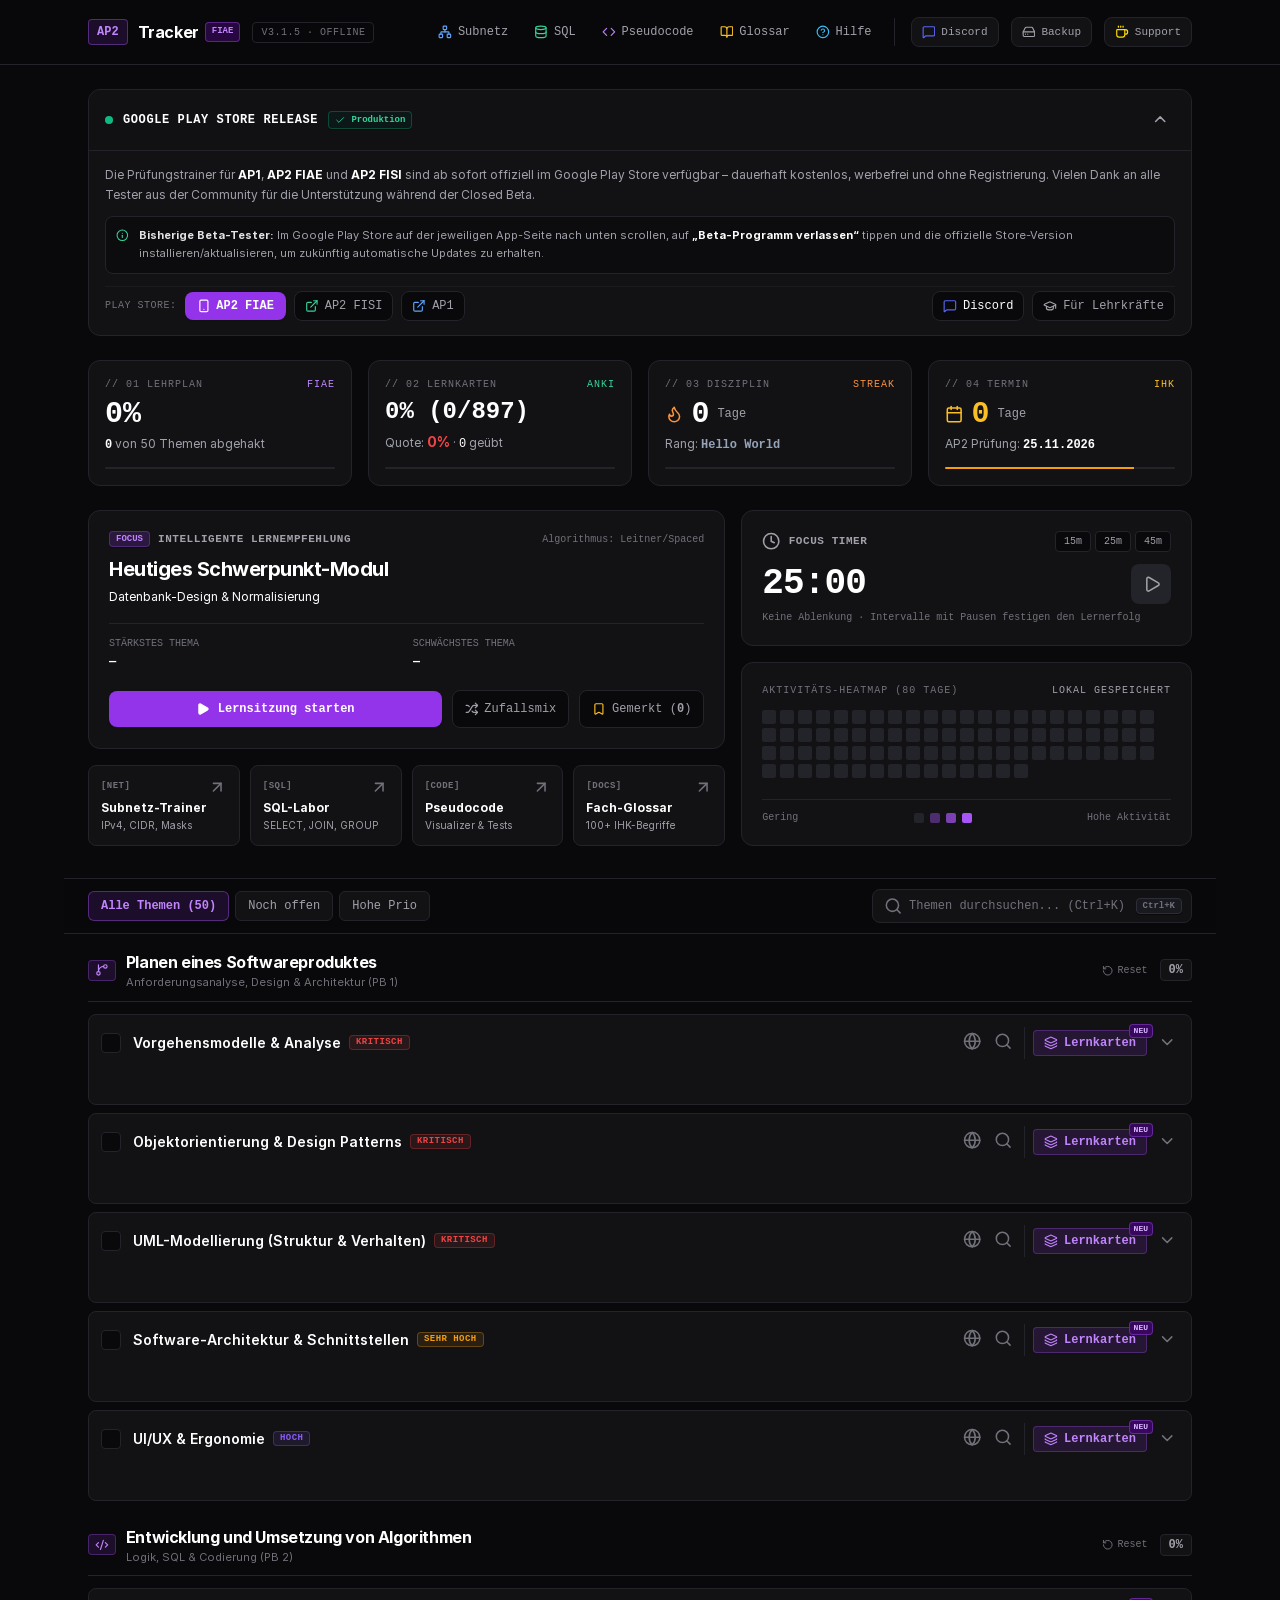
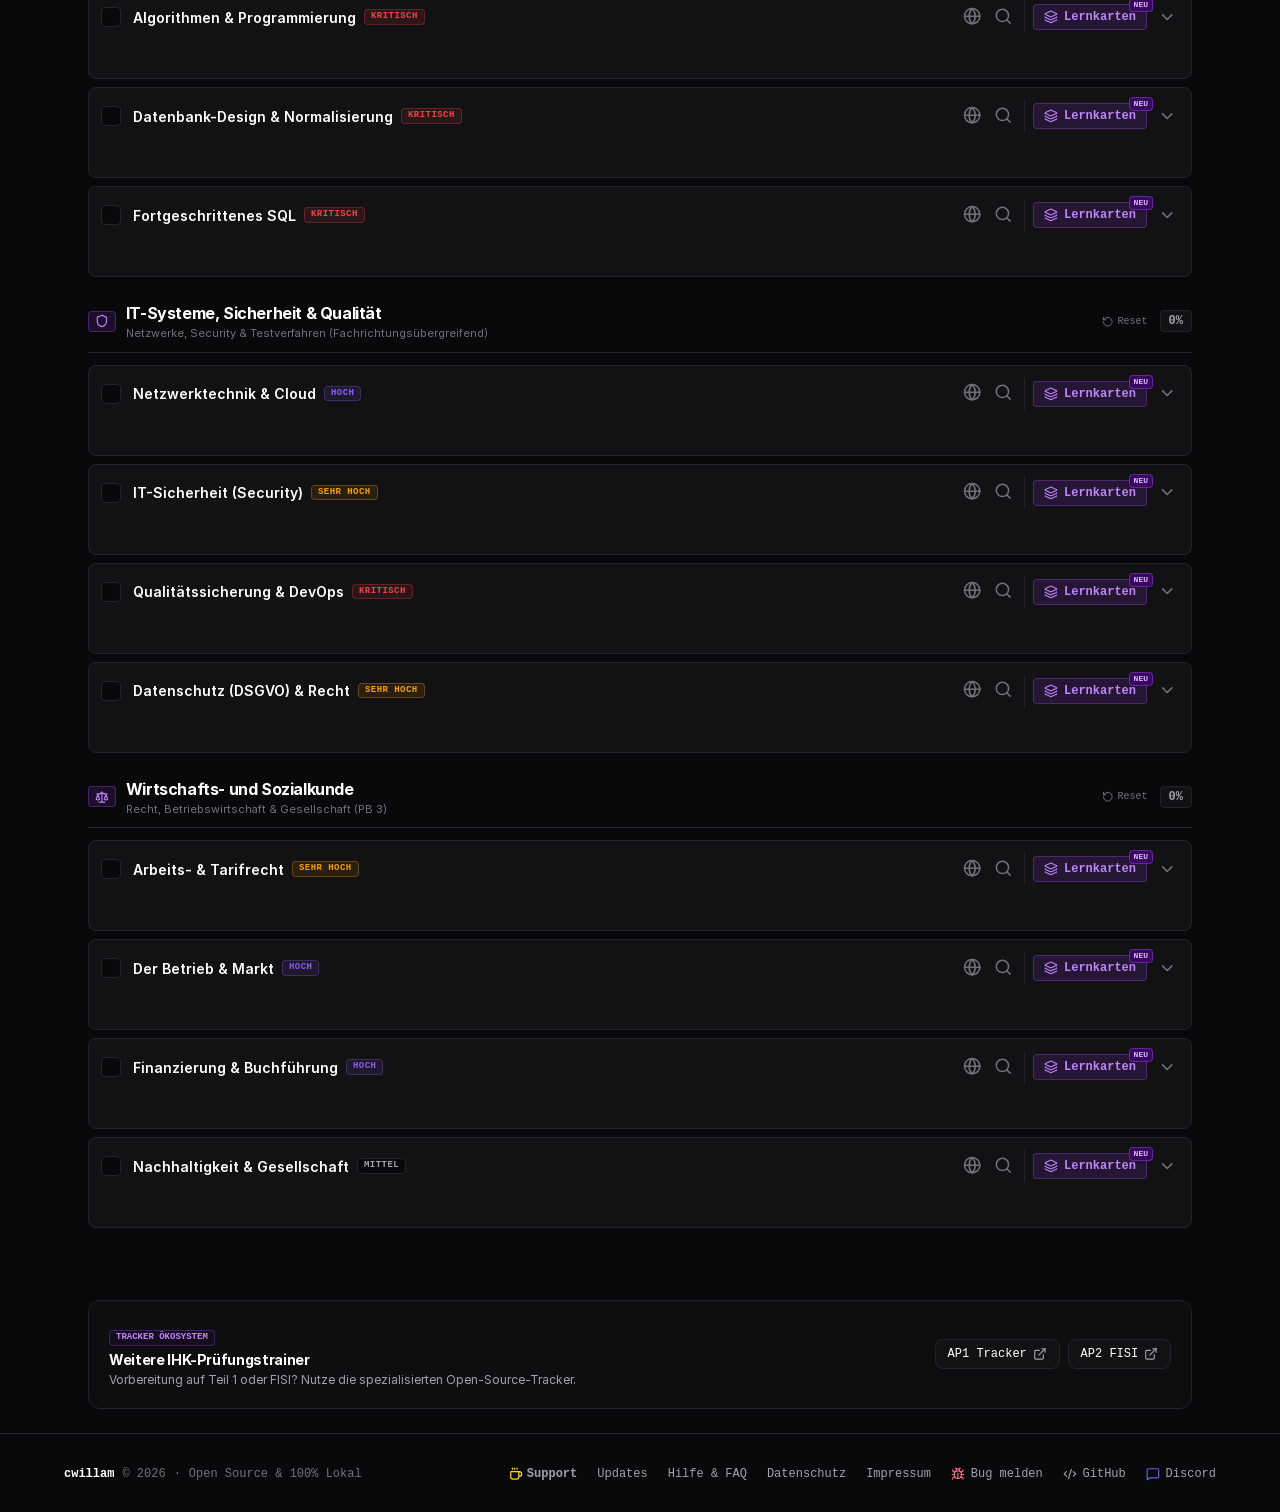
<file: index.html>
<!doctype html>
<html lang="de" class="dark">
  <head>
    <meta charset="UTF-8" />
    <meta
      name="viewport"
      content="width=device-width, initial-scale=1.0, viewport-fit=cover"
    />

    <!-- SEO Meta Tags -->
    <meta
      name="description"
      content="AP2 Tracker FIAE - Prüfungstrainer & 897 Lernkarten (Anki-Style) für Fachinformatiker Anwendungsentwicklung (AP2). 100% lokal, kostenlos, werbefrei."
    />
    <meta
      name="keywords"
      content="AP2, FIAE, Fachinformatiker Anwendungsentwicklung, Abschlussprüfung Teil 2, Lernkarten, Anki, Prüfungsvorbereitung, SQL, Pseudocode, Algorithmen"
    />
    <meta name="author" content="Christoph Willam" />
    <meta name="robots" content="index, follow" />

    <!-- Favicon & PWA -->
    <link rel="icon" type="image/svg+xml" href="favicon.svg" />
    <link rel="apple-touch-icon" href="favicon.svg" />
    <link rel="manifest" href="manifest.json" />
    <meta name="apple-mobile-web-app-capable" content="yes" />
    <meta
      name="apple-mobile-web-app-status-bar-style"
      content="black-translucent"
    />
    <meta name="theme-color" content="#09090b" />
    <link rel="canonical" href="https://ap2.cwillam.de/" />

    <title>
      AP2 Tracker FIAE — Prüfungstrainer & Lernkarten für Fachinformatiker
    </title>

    <!-- Preload self-hosted fonts -->
    <link
      rel="preload"
      href="assets/fonts/Inter-Regular.woff2"
      as="font"
      type="font/woff2"
      crossorigin
    />
    <link
      rel="preload"
      href="assets/fonts/Inter-SemiBold.woff2"
      as="font"
      type="font/woff2"
      crossorigin
    />
    <link
      rel="preload"
      href="assets/fonts/Inter-Bold.woff2"
      as="font"
      type="font/woff2"
      crossorigin
    />

    <!-- Tailwind 3 Engine (Local, Zero-CDN) -->
    <script src="assets/js/tailwind.js?v=3.1.5"></script>
    <script>
      tailwind.config = {
        darkMode: "class",
        theme: {
          extend: {
            fontFamily: {
              sans: [
                "Inter",
                "system-ui",
                "-apple-system",
                "BlinkMacSystemFont",
                "Segoe UI",
                "Roboto",
                "sans-serif",
              ],
              mono: [
                "ui-monospace",
                "SFMono-Regular",
                "JetBrains Mono",
                "Menlo",
                "Monaco",
                "Consolas",
                "monospace",
              ],
            },
            colors: {
              dark: {
                bg: "#09090b", // Pure obsidian / Zinc 950
                card: "#121215", // Dense workbench surface
                "card-hover": "#18181d",
                border: "#23232a", // Hairline border
                "border-subtle": "#191920",
                text: "#f4f4f5", // High-contrast Zinc 100
                muted: "#a1a1aa", // Zinc 400
                dim: "#71717a", // Zinc 500
                accent: "#8b5cf6", // Electric Violet (AP2 FIAE)
                "accent-hover": "#7c3aed",
                "accent-dim": "rgba(139, 92, 246, 0.12)",
                success: "#10b981", // Crisp Emerald
                "success-dim": "rgba(16, 185, 129, 0.12)",
                warning: "#f59e0b", // Amber
                "warning-dim": "rgba(245, 158, 11, 0.12)",
                danger: "#ef4444", // Crimson
                "danger-dim": "rgba(239, 68, 68, 0.12)",
              },
            },
          },
        },
      };
    </script>

    <!-- Custom High-Craft CSS Tokens & Keycaps -->
    <link href="assets/css/style.css?v=3.1.5" rel="stylesheet" />
  </head>

  <body class="flex flex-col min-h-screen bg-dark-bg text-dark-text antialiased selection:bg-purple-600 selection:text-white">
    <!-- Minimalist System Loader -->
    <div
      id="loadingOverlay"
      class="fixed inset-0 z-[100] flex flex-col items-center justify-center bg-dark-bg transition-opacity duration-300"
    >
      <div class="flex items-center gap-2 mb-3">
        <span class="kbd-cap text-xs text-purple-400 border-purple-500/30 bg-purple-950/40">AP2</span>
        <span class="font-mono text-xs text-dark-muted tracking-wider uppercase font-semibold">Mission Control</span>
      </div>
      <p
        class="text-dark-dim font-mono text-[11px] tracking-widest uppercase animate-pulse"
        id="loadingText"
      >
        Lade Datenbank...
      </p>
    </div>

    <!-- ============================================================
         1. TOP COMMAND BAR (Sticky Hairline Header)
         ============================================================ -->
    <header class="sticky top-0 z-40 w-full border-b border-dark-border bg-dark-bg/90 backdrop-blur-md">
      <div class="max-w-6xl mx-auto px-4 sm:px-6 h-16 flex items-center justify-between gap-6">
        <!-- Left: Brand & Badges -->
        <div class="flex items-center gap-3 shrink-0">
          <a href="index.html" class="flex items-center gap-2.5 group focus:outline-none">
            <span class="kbd-cap bg-purple-600/15 border-purple-500/40 text-purple-400 font-bold px-2 py-1 text-xs group-hover:border-purple-400 transition-colors">AP2</span>
            <div class="flex items-center gap-1.5"><span class="font-bold text-base tracking-tight text-white group-hover:text-purple-400 transition-colors">Tracker</span><span class="text-[9px] font-mono font-bold bg-purple-950/60 border border-purple-500/40 text-purple-400 px-1.5 py-0.5 rounded">FIAE</span></div>
          </a>
          <span class="hidden sm:inline-flex items-center font-mono text-[10px] text-dark-dim border border-dark-border rounded px-2 py-0.5 uppercase tracking-wider">
            v3.1.5 · Offline
          </span>
        </div>

        <!-- Right: Actions & Tools with generous breathing room -->
        <div class="flex items-center gap-2 sm:gap-3">
          <!-- Tools Quick Links (Desktop) -->
          <div class="hidden lg:flex items-center gap-1.5 border-r border-dark-border pr-3 mr-1">
            <a href="subnet.html" class="px-2.5 py-1.5 rounded-lg text-xs font-mono text-dark-muted hover:text-white hover:bg-dark-card transition-colors flex items-center gap-1.5" title="Subnetz-Trainer">
              <i data-lucide="network" class="w-3.5 h-3.5 text-blue-400"></i>
              <span>Subnetz</span>
            </a>
            <a href="sql.html" class="px-2.5 py-1.5 rounded-lg text-xs font-mono text-dark-muted hover:text-white hover:bg-dark-card transition-colors flex items-center gap-1.5" title="SQL-Labor">
              <i data-lucide="database" class="w-3.5 h-3.5 text-emerald-400"></i>
              <span>SQL</span>
            </a>
            <a href="pseudocode.html" class="px-2.5 py-1.5 rounded-lg text-xs font-mono text-dark-muted hover:text-white hover:bg-dark-card transition-colors flex items-center gap-1.5" title="Pseudocode-Labor">
              <i data-lucide="code" class="w-3.5 h-3.5 text-purple-400"></i>
              <span>Pseudocode</span>
            </a>
            <a href="glossar.html" class="px-2.5 py-1.5 rounded-lg text-xs font-mono text-dark-muted hover:text-white hover:bg-dark-card transition-colors flex items-center gap-1.5" title="Fach-Glossar">
              <i data-lucide="book-open" class="w-3.5 h-3.5 text-amber-400"></i>
              <span>Glossar</span>
            </a>
            <a href="help.html" class="px-2.5 py-1.5 rounded-lg text-xs font-mono text-dark-muted hover:text-white hover:bg-dark-card transition-colors flex items-center gap-1.5" title="Hilfe & FAQ">
              <i data-lucide="help-circle" class="w-3.5 h-3.5 text-sky-400"></i>
              <span>Hilfe</span>
            </a>
          </div>

          <!-- Discord Community Button -->
          <a
            href="https://discord.gg/5BM5YJadDs"
            target="_blank"
            rel="noopener"
            class="px-2.5 py-1.5 rounded-lg border border-dark-border hover:border-[#5865F2]/50 bg-dark-card hover:bg-[#5865F2]/10 text-dark-muted hover:text-white transition-all text-xs flex items-center gap-1.5"
            title="Discord-Community: Lerngruppen, Fragen & Austausch"
          >
            <i data-lucide="message-square" class="w-4 h-4 text-[#5865F2]"></i>
            <span class="hidden sm:inline font-mono text-[11px]">Discord</span>
          </a>

          <!-- Backup Modal Button -->
          <button
            onclick="document.getElementById('backupModal').classList.remove('hidden')"
            class="px-2.5 py-1.5 rounded-lg border border-dark-border hover:border-dark-strong bg-dark-card hover:bg-dark-card-hover text-dark-muted hover:text-white transition-all text-xs flex items-center gap-1.5"
            title="Daten exportieren / sichern"
          >
            <i data-lucide="hard-drive" class="w-4 h-4"></i>
            <span class="hidden sm:inline font-mono text-[11px]">Backup</span>
          </button>

          <!-- Support Button -->
          <button
            type="button"
            onclick="openSupportModal()"
            class="px-2.5 py-1.5 rounded-lg border border-dark-border hover:border-[#FFDD00]/40 bg-dark-card hover:bg-[#FFDD00]/10 text-dark-muted hover:text-[#FFDD00] transition-all text-xs flex items-center gap-1.5 shrink-0"
            title="Support / Projekt unterstützen"
          >
            <i data-lucide="coffee" class="w-4 h-4 text-[#FFDD00]"></i>
            <span class="hidden sm:inline font-mono text-[11px] font-medium">Support</span>
          </button>

          <!-- Mobile Menu Hamburger -->
          <button
            id="hamburgerBtn"
            onclick="app.toggleMobileMenu()"
            class="md:hidden p-2 rounded-lg border border-dark-border bg-dark-card text-dark-muted hover:text-white transition-colors"
            aria-label="Menü öffnen"
          >
            <i data-lucide="menu" class="w-4 h-4"></i>
          </button>
        </div>
      </div>
    </header>

    <!-- Mobile Navigation Drawer -->
    <div
      id="mobileMenu"
      class="fixed inset-0 z-50 bg-black/70 backdrop-blur-sm hidden transition-opacity duration-200"
      onclick="if(event.target === this) app.toggleMobileMenu()"
    >
      <div class="fixed right-0 top-0 bottom-0 w-72 bg-dark-card border-l border-dark-border p-5 flex flex-col justify-between transform translate-x-full transition-transform duration-300">
        <div>
          <div class="flex items-center justify-between pb-4 border-b border-dark-border mb-4">
            <span class="font-bold text-sm tracking-wide text-white">Navigation</span>
            <button onclick="app.toggleMobileMenu()" class="p-1 rounded text-dark-muted hover:text-white">
              <i data-lucide="x" class="w-5 h-5"></i>
            </button>
          </div>
          <div class="space-y-1 font-mono text-xs">
            <a href="index.html" class="flex items-center gap-2.5 px-3 py-2 rounded bg-purple-600/10 text-purple-400 border border-purple-500/20">
              <i data-lucide="layout-dashboard" class="w-4 h-4"></i> Dashboard
            </a>
            <a href="subnet.html" class="flex items-center gap-2.5 px-3 py-2 rounded text-dark-muted hover:text-white hover:bg-dark-bg transition-colors">
              <i data-lucide="network" class="w-4 h-4"></i> Subnetz-Trainer
            </a>
            <a href="sql.html" class="flex items-center gap-2.5 px-3 py-2 rounded text-dark-muted hover:text-white hover:bg-dark-bg transition-colors">
              <i data-lucide="database" class="w-4 h-4"></i> SQL-Labor
            </a>
            <a href="pseudocode.html" class="flex items-center gap-2.5 px-3 py-2 rounded text-dark-muted hover:text-white hover:bg-dark-bg transition-colors">
              <i data-lucide="code" class="w-4 h-4"></i> Pseudocode-Labor
            </a>
            <a href="glossar.html" class="flex items-center gap-2.5 px-3 py-2 rounded text-dark-muted hover:text-white hover:bg-dark-bg transition-colors">
              <i data-lucide="book-open" class="w-4 h-4"></i> Fach-Glossar
            </a>
            <a href="help.html" class="flex items-center gap-2.5 px-3 py-2 rounded text-dark-muted hover:text-white hover:bg-dark-bg transition-colors">
              <i data-lucide="help-circle" class="w-4 h-4"></i> Hilfe & FAQ
            </a>
            <a href="updates.html" class="flex items-center gap-2.5 px-3 py-2 rounded text-dark-muted hover:text-white hover:bg-dark-bg transition-colors">
              <i data-lucide="history" class="w-4 h-4"></i> Updates & Changelog
            </a>
            <a href="bildungseinrichtungen.html" class="flex items-center gap-2.5 px-3 py-2 rounded text-dark-muted hover:text-white hover:bg-dark-bg transition-colors">
              <i data-lucide="graduation-cap" class="w-4 h-4"></i> Für Berufsschulen
            </a>
            <button onclick="document.getElementById('backupModal').classList.remove('hidden'); app.toggleMobileMenu();" class="w-full flex items-center gap-2.5 px-3 py-2 rounded text-dark-muted hover:text-white hover:bg-dark-bg transition-colors text-left">
              <i data-lucide="hard-drive" class="w-4 h-4"></i> Backup & Übertragen
            </button>
            <button onclick="openSupportModal(); app.toggleMobileMenu();" class="w-full flex items-center gap-2.5 px-3 py-2 rounded text-dark-muted hover:text-[#FFDD00] hover:bg-dark-bg transition-colors text-left">
              <i data-lucide="coffee" class="w-4 h-4 text-[#FFDD00]"></i> Support
            </button>
          </div>
        </div>

        <div class="pt-4 border-t border-dark-border space-y-2 text-xs font-mono text-dark-dim">
          <div class="flex items-center justify-between">
            <span>Prüfung:</span>
            <span class="text-amber-400 font-bold">25.11.2026</span>
          </div>
          <div class="flex items-center justify-between">
            <span>Version:</span>
            <span>v3.1.5</span>
          </div>
        </div>
      </div>
    </div>

    <!-- ============================================================
         2. MAIN WORKSPACE CONTAINER
         ============================================================ -->
    <main class="flex-1 max-w-6xl w-full mx-auto px-4 sm:px-6 py-6 space-y-6">

      <!-- LEAN STATUS & COMMUNITY BULLETIN (Collapsible & Dismissible) -->
      <section id="infoBox" class="border border-dark-border rounded-xl bg-dark-card overflow-hidden">
        <div class="px-4 py-3 bg-dark-card/60 flex items-center justify-between gap-3 select-none">
          <div class="flex items-center gap-2.5 min-w-0">
            <span class="w-2 h-2 rounded-full bg-emerald-500 shrink-0"></span>
            <span class="font-mono text-xs font-semibold text-white uppercase tracking-wider truncate">
              Google Play Store Release
            </span>
            <span class="hidden sm:inline-flex items-center gap-1.5 kbd-cap text-[9px] text-emerald-400 border-emerald-500/30 bg-emerald-950/30">
              <i data-lucide="check" class="w-3 h-3"></i>
              <span>Produktion</span>
            </span>
          </div>
          <div class="flex items-center gap-2 shrink-0">
            <button
              onclick="app.toggleBox('infoBox')"
              class="text-dark-muted hover:text-white transition-colors p-1.5 rounded-lg hover:bg-dark-border/40"
              title="Aufklappen / Zuklappen"
              aria-label="Info-Box ein- oder ausklappen"
            >
              <i id="infoBoxChevron" data-lucide="chevron-up" class="w-4 h-4 transition-transform duration-200"></i>
            </button>
          </div>
        </div>

        <div id="infoBoxContent" class="px-4 py-3.5 border-t border-dark-border text-xs text-dark-muted space-y-3">
          <p class="leading-relaxed">
            Die Prüfungstrainer für <strong class="text-white">AP1</strong>, <strong class="text-white">AP2 FIAE</strong> und <strong class="text-white">AP2 FISI</strong> sind ab sofort offiziell im Google Play Store verfügbar – dauerhaft kostenlos, werbefrei und ohne Registrierung. Vielen Dank an alle Tester aus der Community für die Unterstützung während der Closed Beta.
          </p>

          <div class="p-2.5 rounded-lg bg-dark-bg/60 border border-dark-border flex items-start gap-2.5 text-[11px] text-dark-muted">
            <i data-lucide="info" class="w-4 h-4 text-emerald-400 shrink-0 mt-0.5"></i>
            <p class="leading-relaxed">
              <strong class="text-zinc-200">Bisherige Beta-Tester:</strong> Im Google Play Store auf der jeweiligen App-Seite nach unten scrollen, auf <strong class="text-white">„Beta-Programm verlassen“</strong> tippen und die offizielle Store-Version installieren/aktualisieren, um zukünftig automatische Updates zu erhalten.
            </p>
          </div>

          <div class="flex items-center justify-between gap-3 pt-1 border-t border-dark-border/50 flex-wrap">
            <div class="flex items-center gap-2 flex-wrap">
              <span class="text-[10px] font-mono uppercase text-dark-dim tracking-wider hidden md:inline">Play Store:</span>
              <a
                href="https://play.google.com/store/apps/details?id=de.cwillam.ap2.tracker"
                target="_blank"
                rel="noopener"
                class="px-3 py-1.5 rounded-lg bg-purple-600 hover:bg-purple-500 text-white font-semibold font-mono text-xs flex items-center gap-1.5 transition-colors shadow-sm"
              >
                <i data-lucide="smartphone" class="w-3.5 h-3.5"></i> AP2 FIAE
              </a>
              <a
                href="https://play.google.com/store/apps/details?id=de.cwillam.ap2_fisi.tracker"
                target="_blank"
                rel="noopener"
                class="px-2.5 py-1.5 rounded-lg border border-dark-border hover:border-emerald-500/50 bg-dark-bg text-dark-muted hover:text-emerald-400 font-mono text-xs flex items-center gap-1.5 transition-colors"
                title="AP2 FISI Tracker im Google Play Store"
              >
                <i data-lucide="external-link" class="w-3 h-3 text-emerald-400"></i> AP2 FISI
              </a>
              <a
                href="https://play.google.com/store/apps/details?id=de.cwillam.ap1.tracker"
                target="_blank"
                rel="noopener"
                class="px-2.5 py-1.5 rounded-lg border border-dark-border hover:border-blue-500/50 bg-dark-bg text-dark-muted hover:text-blue-400 font-mono text-xs flex items-center gap-1.5 transition-colors"
                title="AP1 Tracker im Google Play Store"
              >
                <i data-lucide="external-link" class="w-3 h-3 text-blue-400"></i> AP1
              </a>
            </div>

            <div class="flex items-center gap-2 shrink-0 flex-wrap">
              <a
                href="https://discord.gg/5BM5YJadDs"
                target="_blank"
                rel="noopener"
                class="px-2.5 py-1.5 rounded-lg border border-dark-border hover:border-[#5865F2]/50 bg-dark-bg text-white hover:text-[#5865F2] font-mono text-xs flex items-center gap-1.5 transition-colors"
                title="Discord-Community für Lerngruppen & Austausch"
              >
                <i data-lucide="message-square" class="w-3.5 h-3.5 text-[#5865F2]"></i> Discord
              </a>
              <a
                href="bildungseinrichtungen.html"
                class="px-2.5 py-1.5 rounded-lg border border-dark-border hover:border-dark-strong bg-dark-bg text-dark-muted hover:text-white font-mono text-xs flex items-center gap-1.5 transition-colors"
              >
                <i data-lucide="graduation-cap" class="w-3.5 h-3.5"></i> Für Lehrkräfte
              </a>
            </div>
          </div>
        </div>
      </section>

      <!-- Optional Lehrkräfte Box (für Compatibility mit app.js Dismiss-Logik) -->
      <div id="schoolBox" class="hidden">
        <div id="schoolBoxContent"></div>
        <i id="schoolBoxChevron" class="hidden"></i>
      </div>

      <!-- ============================================================
           3. TELEMETRY MATRIX (4-Spalten High-Density Grid)
           ============================================================ -->
      <section aria-label="Fortschritt und Telemetrie" class="grid grid-cols-2 lg:grid-cols-4 gap-3 sm:gap-4">
        <!-- 01 Lehrplan Fortschritt -->
        <div class="p-4 rounded-xl border border-dark-border bg-dark-card hover:border-dark-strong transition-colors flex flex-col justify-between">
          <div>
            <div class="flex items-center justify-between text-[10px] font-mono uppercase tracking-widest text-dark-dim mb-1">
              <span>// 01 LEHRPLAN</span>
              <span class="text-purple-400">FIAE</span>
            </div>
            <div class="flex items-baseline gap-2">
              <span id="totalPercentTop" class="text-2xl sm:text-3xl font-bold font-mono text-white tabular-nums">0%</span>
            </div>
            <p class="text-xs text-dark-muted mt-1 truncate">
              <span id="doneCount" class="font-mono font-semibold text-white">0</span> von 50 Themen abgehakt
            </p>
          </div>
          <!-- 1px Hairline Progress Bar (User Request: Visueller Anker) -->
          <div class="hairline-track mt-3.5">
            <div id="mainProgressBar" class="hairline-fill bg-purple-500" style="width: 0%;"></div>
          </div>
        </div>

        <!-- 02 Anki-Lernkarten Beherrscht -->
        <div class="p-4 rounded-xl border border-dark-border bg-dark-card hover:border-dark-strong transition-colors flex flex-col justify-between">
          <div>
            <div class="flex items-center justify-between text-[10px] font-mono uppercase tracking-widest text-dark-dim mb-1">
              <span>// 02 LERNKARTEN</span>
              <span class="text-emerald-400">ANKI</span>
            </div>
            <div class="flex items-baseline gap-2">
              <span id="ankiPercentText" class="text-xl sm:text-2xl font-bold font-mono text-white tabular-nums truncate">0% (0/897)</span>
            </div>
            <p class="text-xs text-dark-muted mt-1 truncate">
              Quote: <span id="globalAnkiAccuracy" class="font-mono font-semibold text-emerald-400">0%</span> · <span id="globalAnkiCardsCount" class="font-mono text-white">0</span> geübt
            </p>
            <span id="globalAnkiCardsCorrect" class="hidden">0</span>
          </div>
          <!-- Hairline Progress Bar -->
          <div class="hairline-track mt-3.5">
            <div id="ankiProgressBar" class="hairline-fill success" style="width: 0%;"></div>
          </div>
        </div>

        <!-- 03 Streak & Entwickler-Rang -->
        <div class="p-4 rounded-xl border border-dark-border bg-dark-card hover:border-dark-strong transition-colors flex flex-col justify-between">
          <div>
            <div class="flex items-center justify-between text-[10px] font-mono uppercase tracking-widest text-dark-dim mb-1">
              <span>// 03 DISZIPLIN</span>
              <span class="text-orange-400">STREAK</span>
            </div>
            <div class="flex items-center gap-2">
              <i data-lucide="flame" class="w-5 h-5 text-orange-400 shrink-0"></i>
              <span id="streakCount" class="text-2xl sm:text-3xl font-bold font-mono text-white tabular-nums">0</span>
              <span class="text-xs text-dark-muted font-mono">Tage</span>
            </div>
            <p class="text-xs text-dark-muted mt-1 truncate">
              Rang: <span id="levelName" class="font-mono font-semibold text-purple-400">Hello World</span>
            </p>
          </div>
          <!-- Hairline Progress Bar -->
          <div class="hairline-track mt-3.5">
            <div id="levelProgress" class="hairline-fill bg-purple-500" style="width: 5%;"></div>
          </div>
        </div>

        <!-- 04 Prüfungscountdown -->
        <div class="p-4 rounded-xl border border-dark-border bg-dark-card hover:border-dark-strong transition-colors flex flex-col justify-between">
          <div>
            <div class="flex items-center justify-between text-[10px] font-mono uppercase tracking-widest text-dark-dim mb-1">
              <span>// 04 TERMIN</span>
              <span class="text-amber-400">IHK</span>
            </div>
            <div class="flex items-center gap-2">
              <i data-lucide="calendar" class="w-5 h-5 text-amber-400 shrink-0"></i>
              <span id="headerCountdown" class="text-2xl sm:text-3xl font-bold font-mono text-amber-400 tabular-nums">13</span>
              <span class="text-xs text-dark-muted font-mono">Tage</span>
            </div>
            <p class="text-xs text-dark-muted mt-1 truncate">
              AP2 Prüfung: <span class="font-mono font-semibold text-white">25.11.2026</span>
            </p>
          </div>
          <!-- Hairline Progress Bar -->
          <div class="hairline-track mt-3.5">
            <div class="hairline-fill warning" style="width: 82%;"></div>
          </div>
        </div>
      </section>

      <!-- ============================================================
           4. WORKBENCH (2-Column Mission Control)
           ============================================================ -->
      <section class="grid grid-cols-1 lg:grid-cols-12 gap-4">
        <!-- Left: Smart Focus & Fast Training (7 Cols) -->
        <div class="lg:col-span-7 space-y-4">
          <!-- Smart Focus Card -->
          <div class="p-5 rounded-xl border border-dark-border bg-dark-card relative overflow-hidden flex flex-col justify-between">
            <div>
              <div class="flex items-center justify-between mb-2">
                <div class="flex items-center gap-2">
                  <span class="kbd-cap bg-purple-600/20 text-purple-400 border-purple-500/30 text-[9px]">FOCUS</span>
                  <span class="font-mono text-[11px] uppercase tracking-wider text-dark-muted font-bold">
                    Intelligente Lernempfehlung
                  </span>
                </div>
                <span class="font-mono text-[10px] text-dark-dim">Algorithmus: Leitner/Spaced</span>
              </div>

              <div class="mt-2">
                <h2 class="text-lg sm:text-xl font-bold text-white tracking-tight">
                  Heutiges Schwerpunkt-Modul
                </h2>
                <p class="text-xs text-dark-muted mt-1 leading-relaxed" id="recShort">
                  Berechne deinen optimalen Lernpfad anhand deiner bisherigen Antworten...
                </p>
              </div>

              <!-- Metrics sub-row -->
              <div class="grid grid-cols-2 gap-3 mt-4 pt-3 border-t border-dark-border text-xs font-mono">
                <div>
                  <span class="text-dark-dim block text-[10px] uppercase">Stärkstes Thema</span>
                  <span id="strongestTopic" class="text-white font-semibold truncate block mt-0.5">—</span>
                </div>
                <div>
                  <span class="text-dark-dim block text-[10px] uppercase">Schwächstes Thema</span>
                  <span id="weakestTopic" class="text-white font-semibold truncate block mt-0.5">—</span>
                </div>
              </div>
            </div>

            <!-- Action Buttons -->
            <div class="mt-5 flex flex-col sm:flex-row items-center gap-2.5">
              <button
                onclick="app.startSmartFocus()"
                class="w-full sm:flex-1 py-2.5 px-4 rounded-lg bg-purple-600 hover:bg-purple-500 text-white font-semibold text-xs font-mono flex items-center justify-center gap-2 transition-colors shadow-sm"
              >
                <i data-lucide="play" class="w-3.5 h-3.5 fill-white"></i>
                <span>Lernsitzung starten</span>
              </button>
              <button
                onclick="app.startRandomTopic()"
                class="w-full sm:w-auto py-2.5 px-3 rounded-lg border border-dark-border hover:border-dark-strong bg-dark-bg text-dark-muted hover:text-white font-mono text-xs flex items-center justify-center gap-1.5 transition-colors"
                title="Zufälliges Thema aus allen 50 Modulen abfragen"
              >
                <i data-lucide="shuffle" class="w-3.5 h-3.5"></i>
                <span>Zufallsmix</span>
              </button>
              <button
                id="bookmarkedCardsBtn"
                onclick="app.startBookmarkedSession()"
                class="w-full sm:w-auto py-2.5 px-3 rounded-lg border border-dark-border hover:border-amber-500/50 bg-dark-bg text-dark-muted hover:text-amber-400 font-mono text-xs flex items-center justify-center gap-1.5 transition-colors group"
                title="Alle gemerkten Karten üben"
              >
                <i data-lucide="bookmark" class="w-3.5 h-3.5 text-amber-400"></i>
                <span>Gemerkt (<span id="bookmarkedCount" class="font-bold">0</span>)</span>
              </button>
            </div>
          </div>

          <!-- Tools Hub Grid (4 Items) -->
          <div class="grid grid-cols-2 sm:grid-cols-4 gap-2.5">
            <a
              href="subnet.html"
              class="p-3 rounded-lg border border-dark-border bg-dark-card hover:bg-dark-card-hover hover:border-dark-strong transition-all group"
            >
              <div class="flex items-center justify-between text-dark-dim group-hover:text-blue-400 mb-1">
                <span class="font-mono text-[9px] uppercase font-bold tracking-wider">[NET]</span>
                <i data-lucide="arrow-up-right" class="w-3.5 h-3.5"></i>
              </div>
              <div class="font-bold text-xs text-white group-hover:text-blue-400 transition-colors">Subnetz-Trainer</div>
              <div class="text-[10px] text-dark-muted mt-0.5 truncate">IPv4, CIDR, Masks</div>
            </a>

            <a
              href="sql.html"
              class="p-3 rounded-lg border border-dark-border bg-dark-card hover:bg-dark-card-hover hover:border-dark-strong transition-all group"
            >
              <div class="flex items-center justify-between text-dark-dim group-hover:text-emerald-400 mb-1">
                <span class="font-mono text-[9px] uppercase font-bold tracking-wider">[SQL]</span>
                <i data-lucide="arrow-up-right" class="w-3.5 h-3.5"></i>
              </div>
              <div class="font-bold text-xs text-white group-hover:text-emerald-400 transition-colors">SQL-Labor</div>
              <div class="text-[10px] text-dark-muted mt-0.5 truncate">SELECT, JOIN, GROUP</div>
            </a>

            <a
              href="pseudocode.html"
              class="p-3 rounded-lg border border-dark-border bg-dark-card hover:bg-dark-card-hover hover:border-dark-strong transition-all group"
            >
              <div class="flex items-center justify-between text-dark-dim group-hover:text-purple-400 mb-1">
                <span class="font-mono text-[9px] uppercase font-bold tracking-wider">[CODE]</span>
                <i data-lucide="arrow-up-right" class="w-3.5 h-3.5"></i>
              </div>
              <div class="font-bold text-xs text-white group-hover:text-purple-400 transition-colors">Pseudocode</div>
              <div class="text-[10px] text-dark-muted mt-0.5 truncate">Visualizer & Tests</div>
            </a>

            <a
              href="glossar.html"
              class="p-3 rounded-lg border border-dark-border bg-dark-card hover:bg-dark-card-hover hover:border-dark-strong transition-all group"
            >
              <div class="flex items-center justify-between text-dark-dim group-hover:text-amber-400 mb-1">
                <span class="font-mono text-[9px] uppercase font-bold tracking-wider">[DOCS]</span>
                <i data-lucide="arrow-up-right" class="w-3.5 h-3.5"></i>
              </div>
              <div class="font-bold text-xs text-white group-hover:text-amber-400 transition-colors">Fach-Glossar</div>
              <div class="text-[10px] text-dark-muted mt-0.5 truncate">100+ IHK-Begriffe</div>
            </a>
          </div>
        </div>

        <!-- Right: Focus Station & Heatmap (5 Cols) -->
        <div class="lg:col-span-5 flex flex-col gap-4">
          <!-- Pomodoro Focus Station -->
          <div class="p-4 sm:p-5 rounded-xl border border-dark-border bg-dark-card flex flex-col justify-between">
            <div class="flex items-center justify-between mb-1.5">
              <div class="flex items-center gap-2">
                <i data-lucide="clock" class="w-4 h-4 text-dark-muted"></i>
                <span class="font-mono text-[11px] uppercase tracking-wider text-dark-muted font-bold">
                  Focus Timer
                </span>
              </div>
              <!-- Presets -->
              <div class="flex items-center gap-1">
                <button
                  onclick="app.setPomoTime(15)"
                  class="px-2 py-0.5 rounded text-[10px] font-mono text-dark-muted hover:text-white border border-dark-border bg-dark-bg hover:border-dark-strong transition-colors"
                >
                  15m
                </button>
                <button
                  onclick="app.setPomoTime(25)"
                  class="px-2 py-0.5 rounded text-[10px] font-mono text-dark-muted hover:text-white border border-dark-border bg-dark-bg hover:border-dark-strong transition-colors"
                >
                  25m
                </button>
                <button
                  onclick="app.setPomoTime(45)"
                  class="px-2 py-0.5 rounded text-[10px] font-mono text-dark-muted hover:text-white border border-dark-border bg-dark-bg hover:border-dark-strong transition-colors"
                >
                  45m
                </button>
              </div>
            </div>

            <!-- Digital Readout + Play Button -->
            <div class="flex items-center justify-between my-1.5">
              <div id="pomoTimer" class="font-mono text-3xl sm:text-4xl font-black text-white tabular-nums tracking-tight">
                25:00
              </div>
              <button
                id="pomoBtn"
                onclick="app.togglePomodoro()"
                class="w-10 h-10 rounded-lg bg-dark-border hover:bg-purple-600 text-dark-muted hover:text-white flex items-center justify-center transition-all duration-200"
                aria-label="Timer starten / stoppen"
              >
                <i data-lucide="play" class="w-4 h-4 ml-0.5"></i>
              </button>
            </div>
            <div class="text-[10px] font-mono text-dark-dim">
              Keine Ablenkung · Intervalle mit Pausen festigen den Lernerfolg
            </div>
          </div>

          <!-- 80-Days Activity Heatmap -->
          <div class="p-4 sm:p-5 rounded-xl border border-dark-border bg-dark-card flex-1 flex flex-col justify-between">
            <div>
              <div class="flex items-center justify-between text-[10px] font-mono uppercase tracking-widest text-dark-dim mb-2.5">
                <span>Aktivitäts-Heatmap (80 Tage)</span>
                <span class="text-dark-muted">Lokal gespeichert</span>
              </div>
              <!-- Streak Matrix Container -->
              <div id="streakGraph" class="flex flex-wrap gap-1 pt-0.5"></div>
            </div>
            <div class="pt-2.5 mt-3 border-t border-dark-border flex items-center justify-between text-[10px] font-mono text-dark-dim">
              <span>Gering</span>
              <div class="flex items-center gap-1.5">
                <span class="w-2.5 h-2.5 rounded-sm bg-dark-border"></span>
                <span class="w-2.5 h-2.5 rounded-sm bg-purple-500/40"></span>
                <span class="w-2.5 h-2.5 rounded-sm bg-purple-500/70"></span>
                <span class="w-2.5 h-2.5 rounded-sm bg-purple-500"></span>
              </div>
              <span>Hohe Aktivität</span>
            </div>
          </div>
        </div>
      </section>

      <!-- ============================================================
           5. CURRICULUM EXPLORER & SEARCH
           ============================================================ -->
      <section class="space-y-4 pt-2">
        <!-- Sticky Filter & Search Toolbar -->
        <div id="filterBar" class="sticky top-16 z-30 py-2.5 -mx-4 px-4 sm:-mx-6 sm:px-6 bg-dark-bg/95 backdrop-blur border-y border-dark-border flex flex-col sm:flex-row items-stretch sm:items-center justify-between gap-3">
          <!-- Filter Pills -->
          <div class="flex items-center gap-1.5 overflow-x-auto no-scrollbar py-0.5">
            <button
              onclick="app.setFilter('all')"
              class="filter-btn active px-3 py-1.5 rounded-md text-xs font-mono font-semibold transition-colors border border-purple-500/40 bg-purple-600/15 text-purple-400"
              data-filter="all"
            >
              Alle Themen (50)
            </button>
            <button
              onclick="app.setFilter('open')"
              class="filter-btn px-3 py-1.5 rounded-md text-xs font-mono font-medium transition-colors border border-dark-border bg-dark-card text-dark-muted hover:text-white"
              data-filter="open"
            >
              Noch offen
            </button>
            <button
              onclick="app.setFilter('high')"
              class="filter-btn px-3 py-1.5 rounded-md text-xs font-mono font-medium transition-colors border border-dark-border bg-dark-card text-dark-muted hover:text-white"
              data-filter="high"
            >
              Hohe Prio
            </button>
          </div>

          <!-- Search Bar with pixel-perfect icon centering -->
          <div class="relative w-full sm:w-80 flex items-center">
            <i data-lucide="search" class="w-4 h-4 text-dark-dim absolute left-3 top-1/2 -translate-y-1/2 pointer-events-none"></i>
            <input
              type="text"
              id="searchInput"
              oninput="app.search(this.value)"
              placeholder="Themen durchsuchen... (Ctrl+K)"
              class="w-full bg-dark-card border border-dark-border rounded-lg pl-9 pr-14 py-2 text-xs text-white placeholder-dark-dim focus:outline-none focus:border-purple-500 transition-colors font-mono"
            />
            <kbd class="kbd-cap absolute right-2.5 top-1/2 -translate-y-1/2 hidden sm:inline-flex text-[9px] text-dark-dim pointer-events-none">Ctrl+K</kbd>
          </div>
        </div>

        <!-- Curriculum Module List -->
        <div id="contentList" class="space-y-6 pb-12 min-h-[300px]"></div>

        <!-- Empty State -->
        <div id="emptyState" class="hidden p-12 text-center border border-dashed border-dark-border rounded-xl">
          <i data-lucide="search-x" class="w-8 h-8 text-dark-dim mx-auto mb-2"></i>
          <p class="font-mono text-sm text-dark-muted">Keine passenden Themen gefunden.</p>
          <button
            onclick="document.getElementById('searchInput').value=''; app.search(''); app.setFilter('all');"
            class="mt-3 px-3 py-1 rounded text-xs font-mono text-purple-400 hover:underline"
          >
            Filter & Suche zurücksetzen
          </button>
        </div>
      </section>

      <!-- ============================================================
           6. CROSS-TRACKER PARTNER STRIP
           ============================================================ -->
      <section class="p-4 sm:p-5 rounded-xl border border-dark-border bg-dark-card/60 flex flex-col sm:flex-row items-center justify-between gap-4">
        <div>
          <span class="kbd-cap text-[9px] text-purple-400 border-purple-500/30 bg-purple-950/20 mb-1">TRACKER ÖKOSYSTEM</span>
          <h3 class="text-sm font-bold text-white tracking-tight">Weitere IHK-Prüfungstrainer</h3>
          <p class="text-xs text-dark-muted mt-0.5">Vorbereitung auf Teil 1 oder FISI? Nutze die spezialisierten Open-Source-Tracker.</p>
        </div>
        <div class="flex items-center gap-2 shrink-0">
          <a
            href="https://ap1.cwillam.de"
            target="_blank"
            rel="noopener"
            class="px-3 py-1.5 rounded-lg border border-dark-border hover:border-dark-strong bg-dark-card text-white font-mono text-xs flex items-center gap-1.5 transition-colors"
          >
            <span>AP1 Tracker</span>
            <i data-lucide="external-link" class="w-3 h-3 text-dark-muted"></i>
          </a>
          <a
            href="https://ap2-fisi.cwillam.de"
            target="_blank"
            rel="noopener"
            class="px-3 py-1.5 rounded-lg border border-dark-border hover:border-dark-strong bg-dark-card text-white font-mono text-xs flex items-center gap-1.5 transition-colors"
          >
            <span>AP2 FISI</span>
            <i data-lucide="external-link" class="w-3 h-3 text-dark-muted"></i>
          </a>
        </div>
      </section>
    </main>

    <!-- ============================================================
         7. FOOTER (Aligned flush with content boundaries)
         ============================================================ -->
    <footer class="border-t border-dark-border py-8 px-4 sm:px-6 text-xs font-mono text-dark-dim w-full">
      <div class="max-w-6xl mx-auto flex flex-col sm:flex-row items-center justify-between gap-4">
        <div class="flex items-center gap-2">
          <a href="https://github.com/cwillam" target="_blank" rel="noopener" class="text-white font-semibold hover:text-purple-400 transition-colors">cwillam</a>
          <span>© 2026</span>
          <span>·</span>
          <span>Open Source & 100% Lokal</span>
        </div>
        <div class="flex flex-wrap items-center justify-center sm:justify-end gap-5 text-dark-muted">
          <button onclick="openSupportModal()" class="hover:text-[#FFDD00] transition-colors flex items-center gap-1 font-bold">
            <i data-lucide="coffee" class="w-3.5 h-3.5 text-[#FFDD00]"></i> Support
          </button>
          <a href="updates.html" class="hover:text-white transition-colors">Updates</a>
          <a href="help.html" class="hover:text-white transition-colors">Hilfe & FAQ</a>
          <button onclick="app.openLegal('datenschutz')" class="hover:text-white transition-colors">Datenschutz</button>
          <button onclick="app.openLegal('impressum')" class="hover:text-white transition-colors">Impressum</button>
          <a href="https://github.com/cwillam/ap2-tracker/issues/new?template=bug.yml&title=%5BBug%5D%20&body=**Ger%C3%A4t%3A**%20(Smartphone%2FTablet%2FDesktop)%0A**Browser%3A**%20%0A**OS%3A**%20%0A**App-Installation%3A**%20(PWA%2FPlay%20Store%2FWeb)%0A**URL%3A**%20" target="_blank" rel="noopener" class="hover:text-white transition-colors flex items-center gap-1.5">
            <i data-lucide="bug" class="w-3.5 h-3.5 text-rose-400"></i> Bug melden
          </a>
          <a href="https://github.com/cwillam" target="_blank" rel="noopener" class="hover:text-white transition-colors flex items-center gap-1.5">
            <i data-lucide="code-2" class="w-3.5 h-3.5"></i> GitHub
          </a>
          <a href="https://discord.gg/5BM5YJadDs" target="_blank" rel="noopener" class="hover:text-white transition-colors flex items-center gap-1.5">
            <i data-lucide="message-square" class="w-3.5 h-3.5 text-[#5865F2]"></i> Discord
          </a>
        </div>
      </div>
    </footer>

    <!-- ============================================================
         8. TEMPLATES (Renderer-Hooks für app.js)
         ============================================================ -->

    <!-- Category Template (LF 1 bis LF 5) -->
    <template id="tpl-category">
      <div class="category-block scroll-mt-28">
        <!-- Category Hairline Header -->
        <div class="flex items-center justify-between gap-3 pb-2.5 mb-3 border-b border-dark-border">
          <div class="flex items-center gap-2.5 min-w-0">
            <span class="cat-icon kbd-cap font-mono text-xs text-purple-400 bg-purple-600/15 border-purple-500/30">LF 1</span>
            <div class="min-w-0">
              <h2 class="cat-title text-base font-bold text-white tracking-tight truncate">Lernfeld</h2>
              <p class="cat-desc text-[11px] text-dark-dim truncate hidden sm:block">Beschreibung</p>
            </div>
          </div>
          <div class="flex items-center gap-3 shrink-0">
            <button
              class="cat-reset text-[10px] font-mono text-dark-dim hover:text-dark-danger transition-colors flex items-center gap-1"
              title="Kategorie zurücksetzen"
            >
              <i data-lucide="rotate-ccw" class="w-3 h-3"></i>
              <span class="hidden sm:inline">Reset</span>
            </button>
            <span class="cat-pct font-mono text-xs font-bold text-dark-muted px-2 py-0.5 rounded border border-dark-border bg-dark-card">
              0%
            </span>
            <!-- Hidden circle to satisfy app.js progress query -->
            <svg class="hidden cat-progress-ring" viewBox="0 0 36 36"><circle r="15.9"></circle></svg>
          </div>
        </div>
        <!-- Topics Container -->
        <div class="grid gap-2 cat-topics"></div>
      </div>
    </template>

    <!-- Topic Card Template -->
    <template id="tpl-topic">
      <div class="topic-card border border-dark-border rounded-lg bg-dark-card transition-all" data-id="">
        <div class="header-area p-3 cursor-pointer select-none">
          <div class="flex items-center gap-3">
            <!-- Topic Completion Checkbox -->
            <div class="shrink-0" onclick="event.stopPropagation()">
              <label class="relative flex items-center justify-center cursor-pointer w-5 h-5">
                <input type="checkbox" class="topic-check absolute inset-0 opacity-0 cursor-pointer z-10" />
                <div class="w-5 h-5 border border-dark-border rounded bg-dark-bg hover:border-dark-muted transition-all flex items-center justify-center pointer-events-none">
                  <svg class="w-3 h-3 text-white transform scale-0 transition-transform duration-150" fill="none" viewBox="0 0 24 24" stroke="currentColor" stroke-width="3">
                    <path d="M5 13l4 4L19 7"></path>
                  </svg>
                </div>
              </label>
            </div>

            <!-- Title & Metadata -->
            <div class="flex-1 min-w-0">
              <div class="flex items-center gap-2 flex-wrap">
                <h3 class="topic-title text-sm font-semibold text-white group-hover:text-purple-400 transition-colors leading-snug">
                  Thema Title
                </h3>
                <span class="weight-badge text-[9px] font-mono font-bold px-1.5 py-0.2 rounded border uppercase tracking-wider"></span>
                <span class="rep-indicator hidden text-[9px] font-mono font-bold px-1.5 py-0.2 rounded border border-purple-500/30 bg-purple-500/10 text-purple-400 uppercase"></span>
              </div>
            </div>

            <!-- Right Actions: Search, Anki & Chevron -->
            <div class="flex items-center gap-2 shrink-0">
              <!-- Web search links (Desktop) -->
              <div class="hidden sm:flex items-center gap-1 border-r border-dark-border pr-2" onclick="event.stopPropagation()">
                <a href="#" target="_blank" rel="noopener" class="google-link p-1 text-dark-dim hover:text-white transition-colors" title="Auf Google recherchieren">
                  <i data-lucide="globe" class="w-3.5 h-3.5"></i>
                </a>
                <a href="#" target="_blank" rel="noopener" class="duckduckgo-link p-1 text-dark-dim hover:text-white transition-colors" title="Auf DuckDuckGo recherchieren">
                  <i data-lucide="search" class="w-3.5 h-3.5"></i>
                </a>
                <a href="#" target="_blank" class="google-link-mobile hidden"></a>
                <a href="#" target="_blank" class="duckduckgo-link-mobile hidden"></a>
              </div>

              <!-- Anki Flashcard Button -->
              <div class="relative flex items-center" onclick="event.stopPropagation()">
                <button
                  class="anki-btn hidden items-center gap-1.5 px-2.5 py-1 rounded bg-purple-600/15 hover:bg-purple-600 text-purple-400 hover:text-white border border-purple-500/30 transition-all text-xs font-mono font-semibold"
                >
                  <i data-lucide="layers" class="w-3.5 h-3.5"></i>
                  <span>Lernkarten</span>
                </button>
                <span class="anki-badge hidden absolute -top-1.5 -right-1.5 font-mono text-[8px] font-bold px-1 rounded bg-dark-bg border border-dark-border text-dark-muted"></span>
              </div>

              <!-- Expand Accordion Chevron -->
              <div class="accordion-icon w-6 h-6 flex items-center justify-center text-dark-dim group-hover:text-white transition-transform">
                <i data-lucide="chevron-down" class="w-4 h-4"></i>
              </div>
            </div>
          </div>
        </div>

        <!-- Accordion Body (Subtasks & Repetitions) -->
        <div class="topic-body">
          <div class="topic-content p-4 border-t border-dark-border bg-dark-card/40 grid grid-cols-1 md:grid-cols-2 gap-4">
            <!-- Subtask Checklist -->
            <div>
              <div class="text-[10px] font-mono uppercase tracking-widest text-dark-dim mb-2 flex items-center gap-1.5">
                <i data-lucide="list-checks" class="w-3.5 h-3.5"></i>
                <span>Lerninhalte & Stichworte</span>
              </div>
              <ul class="subtask-list space-y-1.5 text-xs text-dark-muted"></ul>
            </div>

            <!-- Repetitions (3x Spaced Repetition) -->
            <div class="border-t md:border-t-0 md:border-l border-dark-border pt-3 md:pt-0 md:pl-4 flex flex-col justify-between">
              <div>
                <div class="text-[10px] font-mono uppercase tracking-widest text-dark-dim mb-1">
                  Wiederholungs-Phasen
                </div>
                <p class="text-[11px] text-dark-muted leading-relaxed mb-3">
                  Wiederhole das Thema in zeitlichen Abständen, um es im Langzeitgedächtnis zu verankern.
                </p>
                <div class="flex items-center gap-2">
                  <label class="cursor-pointer">
                    <input type="checkbox" class="rep-check sr-only peer" data-idx="0" />
                    <div class="w-8 h-8 rounded border border-dark-border bg-dark-bg text-xs font-mono font-bold text-dark-muted hover:border-dark-muted flex items-center justify-center transition-colors peer-checked:bg-purple-600 peer-checked:text-white peer-checked:border-purple-500">
                      1x
                    </div>
                  </label>
                  <label class="cursor-pointer">
                    <input type="checkbox" class="rep-check sr-only peer" data-idx="1" />
                    <div class="w-8 h-8 rounded border border-dark-border bg-dark-bg text-xs font-mono font-bold text-dark-muted hover:border-dark-muted flex items-center justify-center transition-colors peer-checked:bg-purple-600 peer-checked:text-white peer-checked:border-purple-500">
                      2x
                    </div>
                  </label>
                  <label class="cursor-pointer">
                    <input type="checkbox" class="rep-check sr-only peer" data-idx="2" />
                    <div class="w-8 h-8 rounded border border-dark-border bg-dark-bg text-xs font-mono font-bold text-dark-muted hover:border-dark-muted flex items-center justify-center transition-colors peer-checked:bg-purple-600 peer-checked:text-white peer-checked:border-purple-500">
                      3x
                    </div>
                  </label>
                </div>
              </div>
            </div>
          </div>
        </div>
      </div>
    </template>

    <!-- ============================================================
         9. ANKI FLASHCARD PLAYER MODAL (Distraction-Free Terminal)
         ============================================================ -->
    <div
      id="ankiModal"
      class="fixed inset-0 z-50 bg-black/85 backdrop-blur-md hidden flex items-center justify-center p-3 sm:p-6"
    >
      <div class="w-full max-w-2xl bg-dark-card border border-dark-border rounded-2xl shadow-2xl overflow-hidden flex flex-col max-h-[92vh]">
        <!-- Top Hairline Progress Bar -->
        <div class="hairline-track">
          <div id="ankiProgress" class="hairline-fill bg-purple-500" style="width: 0%;"></div>
        </div>

        <!-- Terminal Header -->
        <div class="px-5 py-3 border-b border-dark-border flex items-center justify-between gap-3 bg-dark-card">
          <div class="flex items-center gap-2.5 min-w-0">
            <span class="kbd-cap text-[10px] text-purple-400 bg-purple-950/40 border-purple-500/30">ANKI</span>
            <span id="ankiTopicTitle" class="font-bold text-sm text-white truncate">Thema</span>
            <span id="ankiModeBadge" class="hidden font-mono text-[10px] text-dark-muted border border-dark-border rounded px-1.5 py-0.5">Modus</span>
          </div>
          <div class="flex items-center gap-2 shrink-0">
            <!-- Bookmark Button -->
            <button
              id="ankiHeaderBookmarkBtn"
              onclick="app.anki.toggleBookmark()"
              class="hidden p-1.5 rounded transition-all text-dark-dim hover:text-amber-400"
              title="Karte merken / Lesezeichen (Taste B)"
            >
              <i data-lucide="bookmark" class="w-4 h-4"></i>
            </button>
            <!-- Flag / Report Button -->
            <button
              id="ankiHeaderReportBtn"
              onclick="app.anki.openReportModal()"
              class="hidden p-1.5 rounded text-dark-dim hover:text-amber-400 transition-colors"
              title="Karte korrigieren oder melden"
            >
              <i data-lucide="flag" class="w-4 h-4"></i>
            </button>
            <!-- Close Button -->
            <button
              onclick="app.anki.close()"
              class="p-1.5 rounded text-dark-muted hover:text-white hover:bg-dark-bg transition-colors"
              title="Schließen (Esc)"
            >
              <i data-lucide="x" class="w-4 h-4"></i>
            </button>
          </div>
        </div>

        <!-- Modal Body Content -->
        <div class="p-6 overflow-y-auto flex-1 flex flex-col justify-center">
          <!-- 1. Mode Selection View -->
          <div id="ankiModeView" class="space-y-4 text-center">
            <div>
              <h3 class="text-xl font-bold text-white tracking-tight">Lernstrategie wählen</h3>
              <p class="text-xs text-dark-muted mt-1">Wähle deinen Trainingsmodus für dieses Thema.</p>
            </div>

            <!-- Stats Container -->
            <div id="ankiTopicStats" class="hidden"></div>

            <!-- Session Settings (Stapelgröße & Active Recall Loop) -->
            <div class="p-3.5 bg-dark-bg/60 border border-dark-border/60 rounded-xl space-y-2.5 text-left max-w-lg mx-auto w-full">
              <div class="flex flex-col sm:flex-row sm:items-center sm:justify-between gap-2">
                <span class="text-[11px] font-mono font-bold uppercase tracking-wider text-dark-muted flex items-center gap-1.5">
                  <i data-lucide="layers" class="w-3.5 h-3.5 text-purple-400"></i> Karten pro Runde:
                </span>
                <div id="ankiBatchSelector" class="inline-flex rounded-lg p-0.5 bg-dark-bg border border-dark-border text-xs font-mono"></div>
              </div>
              <label class="flex items-center gap-2.5 cursor-pointer select-none pt-2 border-t border-dark-border/40">
                <input
                  type="checkbox"
                  id="ankiLoopCheckbox"
                  onchange="app.anki.toggleLoop(this.checked)"
                  checked
                  class="rounded border-dark-border bg-dark-bg text-purple-600 focus:ring-0 focus:ring-offset-0 w-4 h-4 accent-purple-600 cursor-pointer shrink-0"
                />
                <span class="text-[11px] text-dark-muted hover:text-zinc-200 transition-colors leading-snug">
                  <strong class="text-white">Active Recall Loop:</strong> Ungewusste Karten am Rundenende wiederholen, bis alle sitzen
                </span>
              </label>
            </div>

            <!-- 4 Tactile Mode Options -->
            <div class="grid grid-cols-1 sm:grid-cols-2 gap-2.5 text-left pt-2">
              <button
                onclick="app.anki.start('manual')"
                class="p-4 rounded-xl border border-dark-border bg-dark-bg hover:border-purple-500/50 hover:bg-dark-card-hover transition-all group"
              >
                <div class="flex items-center justify-between mb-1">
                  <span class="font-bold text-sm text-white group-hover:text-purple-400">Freies Training</span>
                  <span class="kbd-cap">1</span>
                </div>
                <p class="text-xs text-dark-muted">Alle Karten dieses Moduls nacheinander durchgehen.</p>
              </button>

              <button
                onclick="app.anki.start('spaced')"
                class="p-4 rounded-xl border border-dark-border bg-dark-bg hover:border-purple-500/50 hover:bg-dark-card-hover transition-all group"
              >
                <div class="flex items-center justify-between mb-1">
                  <span class="font-bold text-sm text-white group-hover:text-purple-400">Strategie-Modus</span>
                  <span class="kbd-cap">2</span>
                </div>
                <p class="text-xs text-dark-muted">Spaced Repetition: Richtige Antworten erhöhen die Intervalle.</p>
              </button>

              <button
                onclick="app.anki.start('exam-prep')"
                class="p-4 rounded-xl border border-dark-border bg-dark-bg hover:border-purple-500/50 hover:bg-dark-card-hover transition-all group"
              >
                <div class="flex items-center justify-between mb-1">
                  <span class="font-bold text-sm text-white group-hover:text-purple-400">Prüfungs-Modus</span>
                  <span class="kbd-cap">3</span>
                </div>
                <p class="text-xs text-dark-muted">Schnellere Wiederholungen zur intensiven Prüfungsvorbereitung.</p>
              </button>

              <button
                onclick="app.anki.start('weaknesses')"
                class="p-4 rounded-xl border border-dark-border bg-dark-bg hover:border-purple-500/50 hover:bg-dark-card-hover transition-all group"
              >
                <div class="flex items-center justify-between mb-1">
                  <span class="font-bold text-sm text-white group-hover:text-purple-400">Schwachstellen</span>
                  <span class="kbd-cap">4</span>
                </div>
                <p class="text-xs text-dark-muted">Nur Karten trainieren, die du zuletzt geraten oder falsch hattest.</p>
              </button>
            </div>
          </div>

          <!-- 2. Question View -->
          <div id="ankiQuestionView" class="hidden flex flex-col items-center justify-center text-center space-y-6 py-6">
            <span id="ankiCardCounter" class="font-mono text-xs text-dark-dim uppercase tracking-widest">Karte 1 von 10</span>
            <div id="ankiQuestionText" class="text-xl sm:text-2xl font-bold text-white max-w-xl leading-relaxed">
              Frage wird geladen...
            </div>
            <button
              onclick="app.anki.showAnswer()"
              class="py-3 px-6 rounded-xl bg-purple-600 hover:bg-purple-500 text-white font-semibold text-sm flex items-center gap-2 shadow-sm transition-colors"
            >
              <i data-lucide="eye" class="w-4 h-4"></i>
              <span>Antwort aufdecken</span>
              <span class="kbd-cap ml-1.5">Space</span>
            </button>
          </div>

          <!-- 3. Answer View -->
          <div id="ankiAnswerView" class="hidden flex flex-col space-y-5">
            <!-- Question muted at top -->
            <div class="p-3.5 rounded-lg border border-dark-border bg-dark-bg/60 text-xs text-dark-muted">
              <span class="text-[10px] font-mono uppercase tracking-wider text-dark-dim block mb-1">Frage:</span>
              <div id="ankiAnswerQuestionText" class="font-semibold text-zinc-300"></div>
            </div>

            <!-- Answer Box -->
            <div class="p-5 rounded-xl border border-dark-border bg-dark-bg">
              <span class="kbd-cap text-[9px] text-emerald-400 border-emerald-900/40 bg-emerald-950/20 mb-2">LÖSUNG</span>
              <div id="ankiAnswerText" class="text-sm sm:text-base text-white leading-relaxed mt-2 whitespace-pre-line font-medium"></div>
            </div>

            <!-- 4-Level Confidence Rating -->
            <div class="grid grid-cols-2 sm:grid-cols-4 gap-2 pt-2">
              <button
                onclick="app.anki.next(0)"
                class="p-3 rounded-lg border border-emerald-900/40 bg-emerald-950/20 hover:bg-emerald-950/40 text-emerald-400 hover:border-emerald-500 transition-all text-center flex flex-col items-center justify-center gap-1 group"
              >
                <span class="kbd-cap text-emerald-300">1</span>
                <span class="text-xs font-bold font-mono">Sofort gewusst</span>
              </button>
              <button
                onclick="app.anki.next(1)"
                class="p-3 rounded-lg border border-purple-900/40 bg-purple-950/20 hover:bg-purple-950/40 text-purple-400 hover:border-purple-500 transition-all text-center flex flex-col items-center justify-center gap-1 group"
              >
                <span class="kbd-cap text-purple-300">2</span>
                <span class="text-xs font-bold font-mono">Nachgedacht</span>
              </button>
              <button
                onclick="app.anki.next(2)"
                class="p-3 rounded-lg border border-amber-900/40 bg-amber-950/20 hover:bg-amber-950/40 text-amber-400 hover:border-amber-500 transition-all text-center flex flex-col items-center justify-center gap-1 group"
              >
                <span class="kbd-cap text-amber-300">3</span>
                <span class="text-xs font-bold font-mono">Geraten</span>
              </button>
              <button
                onclick="app.anki.next(3)"
                class="p-3 rounded-lg border border-red-900/40 bg-red-950/20 hover:bg-red-950/40 text-red-400 hover:border-red-500 transition-all text-center flex flex-col items-center justify-center gap-1 group"
              >
                <span class="kbd-cap text-red-300">4</span>
                <span class="text-xs font-bold font-mono">Nicht gewusst</span>
              </button>
            </div>
          </div>

          <!-- 4. Finish View -->
          <div id="ankiFinishView" class="hidden text-center space-y-4 py-8">
            <div class="w-12 h-12 rounded-full bg-emerald-600/20 border border-emerald-500/40 text-emerald-400 mx-auto flex items-center justify-center">
              <i data-lucide="check" class="w-6 h-6"></i>
            </div>
            <div>
              <h3 id="ankiFinishTitle" class="text-xl font-bold text-white tracking-tight">Sitzung abgeschlossen!</h3>
              <p id="ankiFinishSubtitle" class="text-xs text-dark-muted mt-1">Alle Lernkarten dieser Runde wurden bearbeitet.</p>
            </div>
            <div class="pt-2 flex items-center justify-center gap-3">
              <button
                onclick="app.anki.start(app.anki.mode)"
                class="px-4 py-2 rounded-lg border border-dark-border bg-dark-bg hover:border-dark-strong text-white font-mono text-xs transition-colors"
              >
                Runde wiederholen
              </button>
              <button
                onclick="app.anki.close()"
                class="px-4 py-2 rounded-lg bg-purple-600 hover:bg-purple-500 text-white font-mono text-xs font-semibold transition-colors"
              >
                Zurück zur Übersicht
              </button>
            </div>
          </div>
        </div>
      </div>
    </div>

    <!-- ============================================================
         10. IN-APP CARD REPORT MODAL (api/report.php Hook)
         ============================================================ -->
    <div
      id="cardReportModal"
      class="fixed inset-0 z-[60] bg-black/85 backdrop-blur-sm hidden items-center justify-center p-4"
    >
      <div class="w-full max-w-lg bg-dark-card border border-dark-border rounded-2xl shadow-2xl overflow-hidden">
        <!-- Form View -->
        <div id="reportFormView" class="p-5 space-y-4">
          <div class="flex items-center justify-between pb-3 border-b border-dark-border">
            <div class="flex items-center gap-2">
              <i data-lucide="flag" class="w-4 h-4 text-amber-400"></i>
              <h3 class="font-bold text-sm text-white">Lernkarte melden / korrigieren</h3>
            </div>
            <button onclick="app.anki.closeReportModal()" class="text-dark-dim hover:text-white p-1">
              <i data-lucide="x" class="w-4 h-4"></i>
            </button>
          </div>

          <p id="reportModalSubtitle" class="text-xs text-dark-muted">
            Thema: <span class="text-white font-mono">—</span>
          </p>

          <!-- Snippet Preview -->
          <div class="p-3 rounded-lg bg-dark-bg border border-dark-border space-y-2 text-xs">
            <div>
              <span class="text-[9px] font-mono text-dark-dim uppercase">Frage:</span>
              <p id="reportModalQuestion" class="text-zinc-300 italic truncate">—</p>
            </div>
            <div>
              <span class="text-[9px] font-mono text-dark-dim uppercase">Antwort:</span>
              <p id="reportModalAnswer" class="text-zinc-400 truncate">—</p>
            </div>
          </div>

          <!-- Feedback input -->
          <div>
            <label for="reportFeedbackText" class="block text-xs font-mono text-dark-muted mb-1.5">
              Was sollte korrigiert oder verbessert werden?
            </label>
            <textarea
              id="reportFeedbackText"
              rows="3"
              placeholder="z.B. Tippfehler, veraltete Norm, Erklärung unklar..."
              class="w-full bg-dark-bg border border-dark-border rounded-lg p-2.5 text-xs text-white placeholder-dark-dim focus:outline-none focus:border-purple-500 font-sans"
            ></textarea>
            <!-- Honeypot -->
            <input type="text" id="reportHpCheck" class="hidden" tabindex="-1" autocomplete="off" />
            <p id="reportErrorHint" class="hidden text-xs text-red-400 mt-1">Bitte gib einen kurzen Hinweis ein.</p>
          </div>

          <div class="flex items-center justify-end gap-2 pt-2 border-t border-dark-border">
            <button
              type="button"
              onclick="app.anki.closeReportModal()"
              class="px-3 py-1.5 rounded-lg border border-dark-border text-xs font-mono text-dark-muted hover:text-white"
            >
              Abbrechen
            </button>
            <button
              id="reportSubmitBtn"
              type="button"
              onclick="app.anki.submitReport()"
              class="px-4 py-1.5 rounded-lg bg-purple-600 hover:bg-purple-500 text-white font-mono text-xs font-semibold flex items-center gap-1.5"
            >
              <span>Feedback senden</span>
            </button>
          </div>
        </div>

        <!-- Success View -->
        <div id="reportSuccessView" class="p-8 text-center space-y-3 hidden">
          <div class="w-10 h-10 rounded-full bg-emerald-600/20 text-emerald-400 mx-auto flex items-center justify-center">
            <i data-lucide="check" class="w-5 h-5"></i>
          </div>
          <h4 class="font-bold text-white text-base">Vielen Dank für dein Feedback!</h4>
          <p class="text-xs text-dark-muted max-w-xs mx-auto">
            Dein Hinweis hilft allen Fachinformatikern, mit noch präziseren Prüfungsfragen zu lernen.
          </p>
        </div>
      </div>
    </div>

    <!-- ============================================================
         11. BACKUP MODAL (Export / Import LocalStorage)
         ============================================================ -->
    <div
      id="backupModal"
      class="fixed inset-0 z-50 bg-black/80 backdrop-blur-sm hidden flex items-center justify-center p-4"
    >
      <div class="w-full max-w-md bg-dark-card border border-dark-border rounded-2xl p-5 space-y-4 shadow-2xl">
        <div class="flex items-center justify-between pb-3 border-b border-dark-border">
          <div class="flex items-center gap-2">
            <i data-lucide="database" class="w-4 h-4 text-purple-400"></i>
            <h3 class="font-bold text-sm text-white">Lernstand sichern & übertragen</h3>
          </div>
          <button onclick="document.getElementById('backupModal').classList.add('hidden')" class="text-dark-dim hover:text-white p-1">
            <i data-lucide="x" class="w-4 h-4"></i>
          </button>
        </div>

        <p class="text-xs text-dark-muted leading-relaxed">
          Dein Fortschritt liegt zu 100% lokal in deinem Browser. Exportiere regelmäßig ein Backup oder übertrage deinen Stand auf ein anderes Gerät.
        </p>

        <div class="space-y-2 pt-2">
          <button
            onclick="app.exportData(); document.getElementById('backupModal').classList.add('hidden');"
            class="w-full py-2.5 px-4 rounded-lg bg-purple-600 hover:bg-purple-500 text-white font-mono text-xs font-semibold flex items-center justify-center gap-2 transition-colors"
          >
            <i data-lucide="download" class="w-4 h-4"></i> Backup herunterladen (JSON)
          </button>

          <label class="w-full py-2.5 px-4 rounded-lg border border-dark-border hover:border-dark-strong bg-dark-bg text-dark-muted hover:text-white font-mono text-xs flex items-center justify-center gap-2 cursor-pointer transition-colors">
            <i data-lucide="upload" class="w-4 h-4"></i> Backup importieren
            <input
              type="file"
              id="importFile"
              accept=".json"
              class="hidden"
              onchange="app.importData(event)"
            />
          </label>
        </div>

        <div class="pt-3 border-t border-dark-border flex items-center justify-between text-[11px] font-mono text-dark-dim">
          <span>Gespeicherte Schlüssel: </span>
          <button onclick="if(confirm('Wirklich gesamten Lernstand löschen?')){localStorage.removeItem('ap1_dark_state_v1'); location.reload();}" class="text-red-400 hover:underline">
            Zurücksetzen
          </button>
        </div>
      </div>
    </div>

    <!-- Standardized Support Modal -->
    <div
      id="supportModal"
      class="fixed inset-0 z-50 bg-black/85 backdrop-blur-sm hidden flex items-center justify-center p-4"
      onclick="if(event.target === this) closeSupportModal()"
    >
      <div class="w-full max-w-md bg-dark-card border border-dark-border rounded-2xl p-6 shadow-2xl space-y-4 relative">
        <div class="flex items-center justify-between pb-3 border-b border-dark-border">
          <div class="flex items-center gap-2.5">
            <div class="w-8 h-8 rounded-lg bg-[#FFDD00]/15 border border-[#FFDD00]/30 flex items-center justify-center text-[#FFDD00]">
              <i data-lucide="coffee" class="w-4 h-4"></i>
            </div>
            <div>
              <h3 class="font-bold text-base text-white leading-tight">Projekt unterstützen</h3>
              <span class="text-[10px] font-mono text-dark-dim leading-none">Freiwillig &amp; 100% werbefrei</span>
            </div>
          </div>
          <button
            onclick="closeSupportModal()"
            class="w-8 h-8 rounded-lg border border-dark-border hover:border-dark-border/80 bg-dark-bg hover:bg-dark-border/40 text-dark-muted hover:text-white transition-all flex items-center justify-center"
            title="Schließen"
            aria-label="Modal schließen"
          >
            <i data-lucide="x" class="w-4 h-4"></i>
          </button>
        </div>
        <p class="text-xs text-dark-muted leading-relaxed">
          Die Tracker sind komplett kostenlos, werbefrei und quelloffen. Wenn dir das Tool bei der Prüfungsvorbereitung hilft, freue ich mich riesig über einen Kaffee!
        </p>
        <div class="flex flex-col gap-3 pt-1">
          <!-- PayPal Button -->
          <a
            href="https://www.paypal.com/paypalme/parablepanorama"
            target="_blank"
            rel="noopener"
            class="flex items-center justify-between p-3.5 rounded-xl bg-[#0070BA]/10 border border-[#0070BA]/30 hover:border-[#0070BA]/60 hover:bg-[#0070BA]/20 transition-all group"
          >
            <div class="flex items-center gap-3">
              <div class="w-9 h-9 rounded-lg bg-[#0070BA]/20 flex items-center justify-center text-[#0070BA] group-hover:scale-105 transition-transform">
                <i data-lucide="wallet" class="w-4 h-4"></i>
              </div>
              <div class="flex flex-col text-left">
                <span class="font-bold text-white text-xs">PayPal</span>
                <span class="text-[10px] text-dark-muted font-mono">paypal.me/parablepanorama · Schnell &amp; unkompliziert</span>
              </div>
            </div>
            <i data-lucide="chevron-right" class="w-4 h-4 text-dark-muted group-hover:translate-x-0.5 transition-transform"></i>
          </a>

          <!-- Buy Me A Coffee Button -->
          <a
            href="https://buymeacoffee.com/cwillam"
            target="_blank"
            rel="noopener"
            class="flex items-center justify-between p-3.5 rounded-xl bg-[#FFDD00]/10 border border-[#FFDD00]/30 hover:border-[#FFDD00]/60 hover:bg-[#FFDD00]/20 transition-all group"
          >
            <div class="flex items-center gap-3">
              <div class="w-9 h-9 rounded-lg bg-[#FFDD00]/20 flex items-center justify-center text-[#FFDD00] group-hover:scale-105 transition-transform">
                <i data-lucide="coffee" class="w-4 h-4"></i>
              </div>
              <div class="flex flex-col text-left">
                <span class="font-bold text-white text-xs">Buy Me a Coffee</span>
                <span class="text-[10px] text-dark-muted font-mono">buymeacoffee.com/cwillam · Einmalig spenden</span>
              </div>
            </div>
            <i data-lucide="chevron-right" class="w-4 h-4 text-dark-muted group-hover:translate-x-0.5 transition-transform"></i>
          </a>
        </div>
        <div class="pt-2 border-t border-dark-border/60 flex items-center justify-center gap-1.5 text-[11px] font-mono text-dark-dim">
          <i data-lucide="shield-check" class="w-3.5 h-3.5 text-emerald-400"></i>
          <span>Sichere Weiterleitung · Keine Datenübertragung</span>
        </div>
      </div>
    </div>

    <!-- ============================================================
         13. LEGAL / PRIVACY MODAL
         ============================================================ -->
    <div
      id="legalModal"
      class="fixed inset-0 z-50 bg-black/85 backdrop-blur-sm hidden flex items-center justify-center p-4"
    >
      <div class="w-full max-w-2xl bg-dark-card border border-dark-border rounded-2xl shadow-2xl max-h-[85vh] flex flex-col">
        <div class="p-4 border-b border-dark-border flex justify-end">
          <button onclick="document.getElementById('legalModal').classList.add('hidden')" class="text-dark-dim hover:text-white">
            <i data-lucide="x" class="w-5 h-5"></i>
          </button>
        </div>
        <div id="legalContent" class="p-6 overflow-y-auto text-sm space-y-4"></div>
      </div>
    </div>

    <!-- ============================================================
         14. JAVASCRIPT BUNDLES & ENGINE
         ============================================================ -->
    <script src="assets/js/confetti.js?v=3.1.5"></script>
    <script src="assets/js/data.js?v=3.1.5"></script>
    <script src="assets/js/questions.js?v=3.1.5"></script>
    <script src="assets/js/lucide.min.js?v=3.1.5"></script>
    <script>
      // Lucide SVGs initialisieren
      if (window.lucide) lucide.createIcons();

      function openSupportModal() {
        const modal = document.getElementById("supportModal");
        if (modal) {
          modal.classList.remove("hidden");
          if (window.lucide) lucide.createIcons();
        }
      }

      function closeSupportModal() {
        const modal = document.getElementById("supportModal");
        if (modal) modal.classList.add("hidden");
      }

      document.addEventListener("keydown", (e) => {
        if (e.key === "Escape") closeSupportModal();
      });
    </script>
    <script src="assets/js/app.js?v=3.1.5"></script>

    <!-- PWA Service Worker -->
    <script>
      if ("serviceWorker" in navigator) {
        window.addEventListener("load", () => {
          navigator.serviceWorker.register("sw.js?v=3.1.5").catch(() => {});
        });
      }

      // Quick shortcuts: Ctrl+K or / for Search
      window.addEventListener("keydown", (e) => {
        if ((e.ctrlKey || e.metaKey) && e.key === "k") {
          e.preventDefault();
          const search = document.getElementById("searchInput");
          if (search) {
            search.focus();
            search.select();
          }
        }
      });
    </script>
  </body>
</html>
</file>
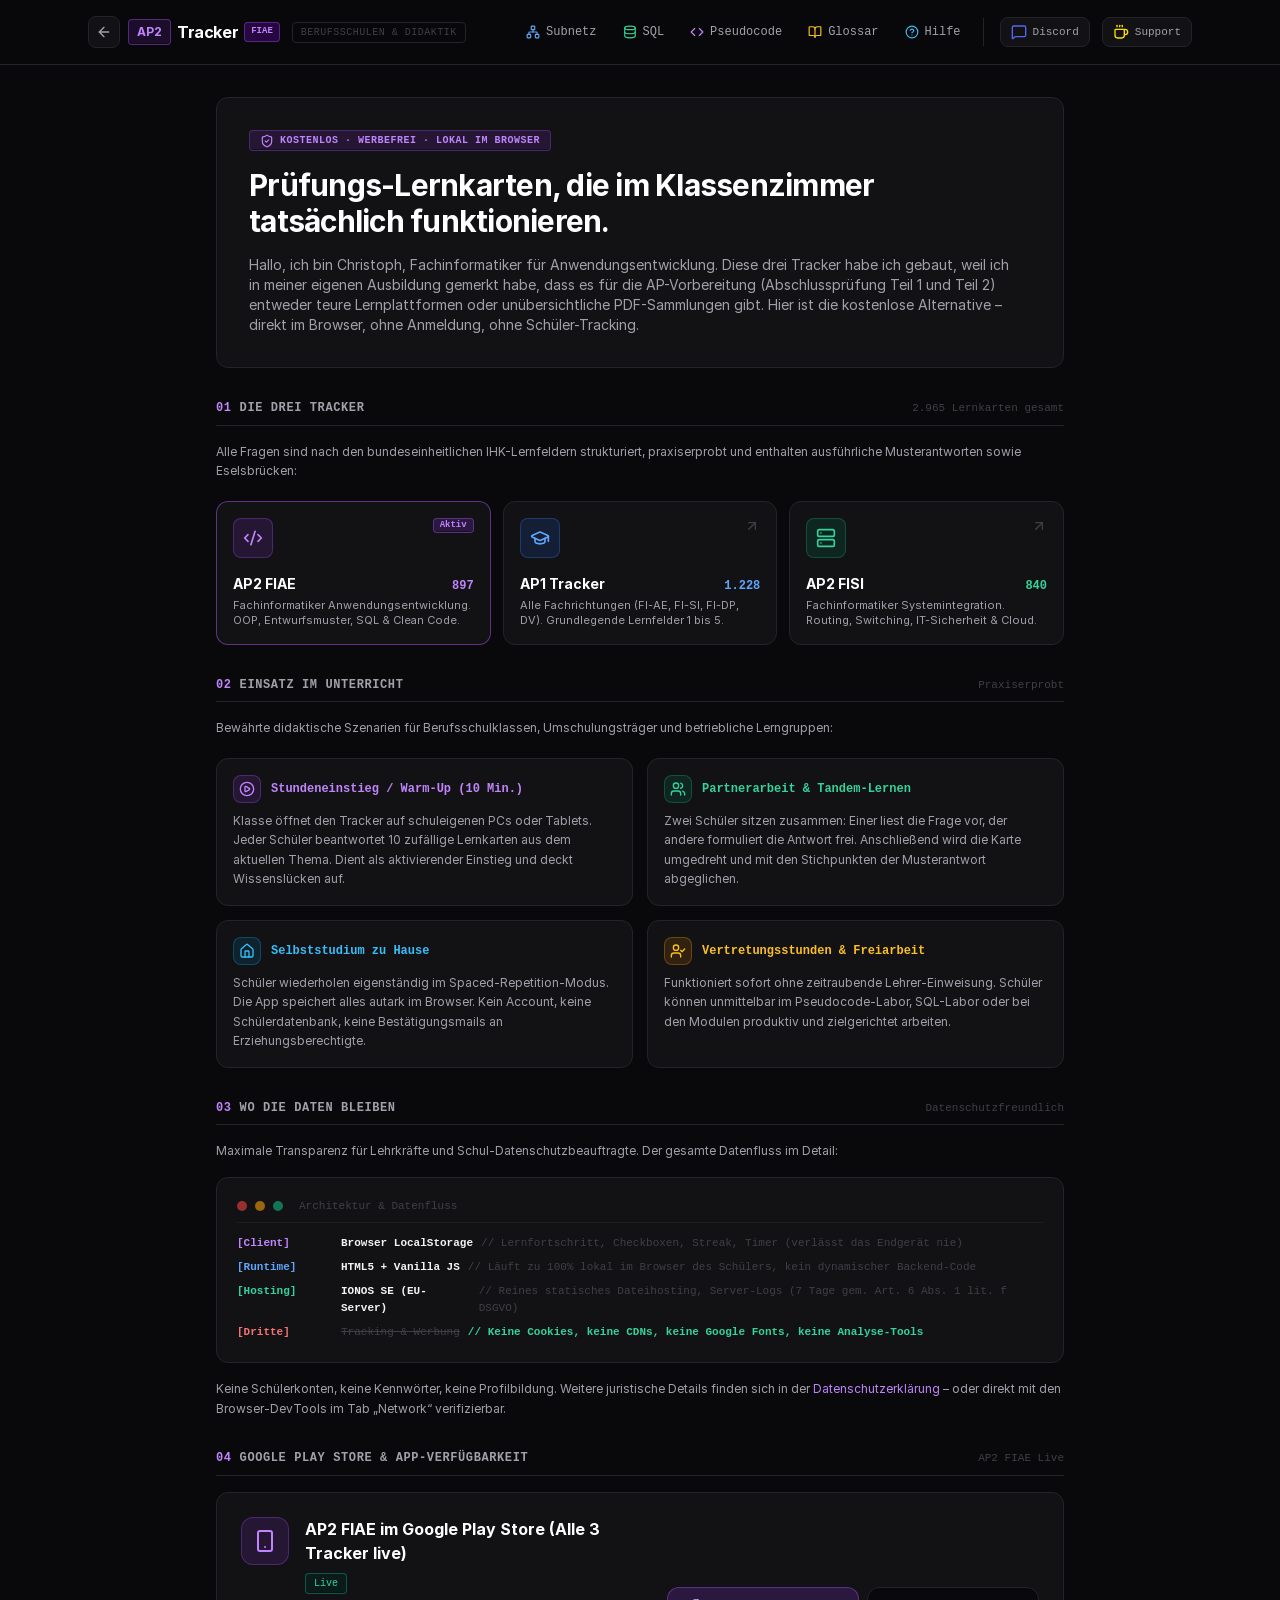
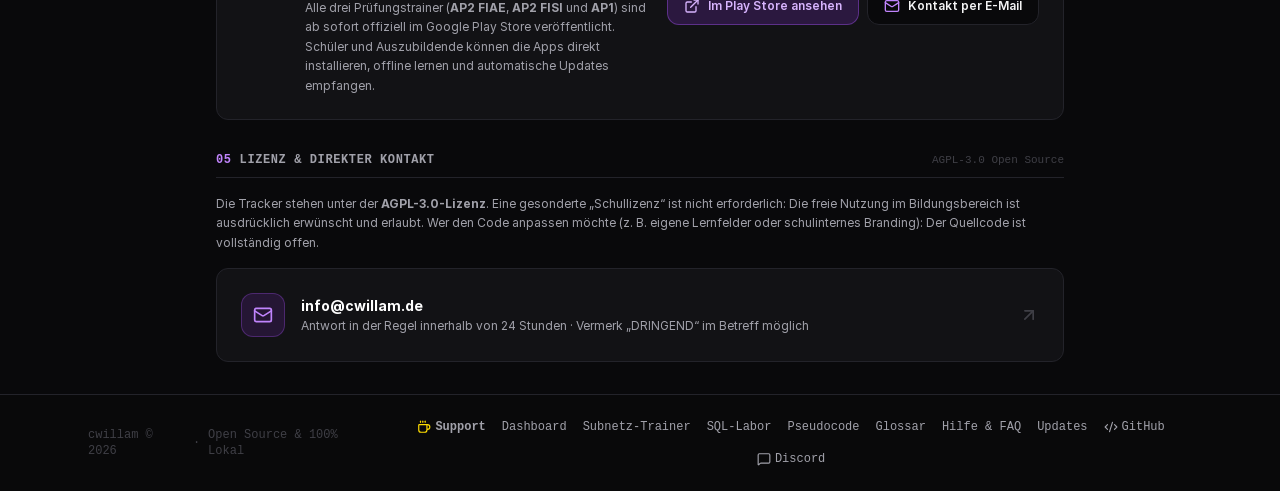
<file: bildungseinrichtungen.html>
<!doctype html>
<html lang="de" class="dark">
  <head>
    <meta charset="UTF-8" />
    <meta name="viewport" content="width=device-width, initial-scale=1.0" />
    <title>AP-Tracker für Berufsschulen &amp; Bildungsträger | Kostenlos &amp; Open Source</title>
    <link rel="canonical" href="https://ap2.cwillam.de/bildungseinrichtungen.html" />
    <meta
      name="description"
      content="Kostenlose, werbefreie Prüfungs-Lernkarten für den Berufsschul-Unterricht. 1.228 AP1-Fragen, 897 AP2-FIAE, 840 AP2-FISI. Open Source, datenschutzfreundlich, läuft komplett im Browser."
    />
    <meta name="author" content="Christoph Willam" />

    <!-- PWA Meta Tags -->
    <link rel="manifest" href="manifest.json" />
    <link rel="apple-touch-icon" href="favicon.svg" />
    <meta name="apple-mobile-web-app-capable" content="yes" />
    <meta name="apple-mobile-web-app-status-bar-style" content="black-translucent" />
    <meta name="theme-color" content="#09090b" />

    <!-- Favicon -->
    <link rel="icon" type="image/svg+xml" href="favicon.svg" />

    <!-- Local Fonts -->
    <style>
      @font-face {
        font-family: "Inter";
        font-style: normal;
        font-weight: 400;
        font-display: swap;
        src: url("assets/fonts/Inter-Regular.woff2") format("woff2");
      }
      @font-face {
        font-family: "Inter";
        font-style: normal;
        font-weight: 600;
        font-display: swap;
        src: url("assets/fonts/Inter-SemiBold.woff2") format("woff2");
      }
      @font-face {
        font-family: "Inter";
        font-style: normal;
        font-weight: 700;
        font-display: swap;
        src: url("assets/fonts/Inter-Bold.woff2") format("woff2");
      }
    </style>

    <!-- Tailwind CSS (Offline / Local) -->
    <script src="assets/js/tailwind.js?v=3.1.5"></script>
    <script>
      tailwind.config = {
        darkMode: "class",
        theme: {
          extend: {
            colors: {
              "dark-bg": "#09090b",
              "dark-card": "#121215",
              "dark-border": "#23232a",
              "dark-dim": "#3f3f46",
              "dark-muted": "#a1a1aa",
              "dark-text": "#f4f4f5",
              "dark-accent": "#8b5cf6",
              "dark-accent-hover": "#7c3aed",
            },
            fontFamily: {
              sans: [
                "Inter",
                "-apple-system",
                "BlinkMacSystemFont",
                "Segoe UI",
                "Roboto",
                "sans-serif",
              ],
              mono: [
                "ui-monospace",
                "SFMono-Regular",
                "Menlo",
                "Monaco",
                "Consolas",
                "monospace",
              ],
            },
          },
        },
      };
    </script>

    <style>
      .kbd-cap {
        box-shadow: inset 0 -1px 0 0 rgba(0, 0, 0, 0.4);
        border-radius: 4px;
        border: 1px solid rgba(255, 255, 255, 0.08);
      }
      button, a {
        -webkit-tap-highlight-color: transparent;
      }
      html {
        scroll-behavior: smooth;
        scroll-padding-top: 5rem;
      }
    </style>
  </head>

  <body class="flex flex-col min-h-screen bg-dark-bg text-dark-text antialiased selection:bg-purple-600 selection:text-white font-sans">
    <!-- Header -->
    <header class="sticky top-0 z-40 w-full border-b border-dark-border bg-dark-bg/90 backdrop-blur-md">
      <div class="max-w-6xl mx-auto px-4 sm:px-6 h-16 flex items-center justify-between gap-4">
        <!-- Left: Back link & Title -->
        <div class="flex items-center gap-2 sm:gap-3 shrink-0">
          <a href="index.html" class="flex items-center gap-2 group focus:outline-none shrink-0" title="Zurück zum Dashboard">
            <div class="w-8 h-8 rounded-lg border border-dark-border bg-dark-card group-hover:border-purple-500 transition-all flex items-center justify-center text-dark-muted group-hover:text-purple-400">
              <i data-lucide="arrow-left" class="w-4 h-4 transition-transform group-hover:-translate-x-0.5"></i>
            </div>
            <div class="flex items-center gap-1.5">
              <span class="kbd-cap bg-purple-600/15 border-purple-500/40 text-purple-400 font-bold px-1.5 py-0.5 sm:px-2 sm:py-1 text-xs">AP2</span>
              <span class="font-bold text-sm sm:text-base tracking-tight text-white group-hover:text-purple-400 transition-colors">Tracker</span>
              <span class="text-[9px] font-mono font-bold bg-purple-950/60 border border-purple-500/40 text-purple-400 px-1.5 py-0.5 rounded">FIAE</span>
            </div>
          </a>
          <span class="hidden md:inline-flex items-center font-mono text-[10px] text-dark-dim border border-dark-border rounded px-2 py-0.5 uppercase tracking-wider">
            Berufsschulen &amp; Didaktik
          </span>
        </div>

        <!-- Right: Switcher, Support & Discord -->
        <div class="flex items-center gap-1.5 sm:gap-3 shrink-0">
          <div class="hidden lg:flex items-center gap-1.5 border-r border-dark-border pr-3 mr-1">
            <a href="subnet.html" class="px-2.5 py-1.5 rounded-lg text-xs font-mono text-dark-muted hover:text-white hover:bg-dark-card transition-colors flex items-center gap-1.5" title="Subnetz-Trainer">
              <i data-lucide="network" class="w-3.5 h-3.5 text-blue-400"></i>
              <span>Subnetz</span>
            </a>
            <a href="sql.html" class="px-2.5 py-1.5 rounded-lg text-xs font-mono text-dark-muted hover:text-white hover:bg-dark-card transition-colors flex items-center gap-1.5" title="SQL-Labor">
              <i data-lucide="database" class="w-3.5 h-3.5 text-emerald-400"></i>
              <span>SQL</span>
            </a>
            <a href="pseudocode.html" class="px-2.5 py-1.5 rounded-lg text-xs font-mono text-dark-muted hover:text-white hover:bg-dark-card transition-colors flex items-center gap-1.5" title="Pseudocode-Labor">
              <i data-lucide="code" class="w-3.5 h-3.5 text-purple-400"></i>
              <span>Pseudocode</span>
            </a>
            <a href="glossar.html" class="px-2.5 py-1.5 rounded-lg text-xs font-mono text-dark-muted hover:text-white hover:bg-dark-card transition-colors flex items-center gap-1.5" title="Fach-Glossar">
              <i data-lucide="book-open" class="w-3.5 h-3.5 text-amber-400"></i>
              <span>Glossar</span>
            </a>
            <a href="help.html" class="px-2.5 py-1.5 rounded-lg text-xs font-mono text-dark-muted hover:text-white hover:bg-dark-card transition-colors flex items-center gap-1.5" title="Hilfe &amp; FAQ">
              <i data-lucide="help-circle" class="w-3.5 h-3.5 text-sky-400"></i>
              <span>Hilfe</span>
            </a>
          </div>

          <!-- Discord -->
          <a
            href="https://discord.gg/5BM5YJadDs"
            target="_blank"
            rel="noopener"
            class="hidden sm:flex px-2.5 py-1.5 rounded-lg border border-dark-border hover:border-[#5865F2]/50 bg-dark-card hover:bg-[#5865F2]/10 text-dark-muted hover:text-white transition-all text-xs items-center gap-1.5"
            title="Discord-Community"
          >
            <i data-lucide="message-square" class="w-4 h-4 text-[#5865F2]"></i>
            <span class="hidden md:inline font-mono text-[11px]">Discord</span>
          </a>

          <!-- Support Button -->
          <button
            type="button"
            onclick="openSupportModal()"
            class="px-2.5 py-1.5 rounded-lg border border-dark-border hover:border-[#FFDD00]/40 bg-dark-card hover:bg-[#FFDD00]/10 text-dark-muted hover:text-[#FFDD00] transition-all text-xs flex items-center gap-1.5 shrink-0"
            title="Support / Projekt unterstützen"
          >
            <i data-lucide="coffee" class="w-4 h-4 text-[#FFDD00]"></i>
            <span class="hidden sm:inline font-mono text-[11px] font-medium">Support</span>
          </button>

          <!-- Mobile Hamburger -->
          <button
            onclick="toggleMobileMenu()"
            class="lg:hidden p-2 rounded-lg border border-dark-border bg-dark-card text-dark-muted hover:text-white transition-colors shrink-0"
            aria-label="Menü öffnen"
          >
            <i data-lucide="menu" class="w-4 h-4"></i>
          </button>
        </div>
      </div>
    </header>

    <!-- Mobile Navigation Drawer -->
    <div
      id="mobileMenu"
      class="fixed inset-0 z-50 bg-black/70 backdrop-blur-sm hidden transition-opacity duration-200"
      onclick="if(event.target === this) toggleMobileMenu()"
    >
      <div class="fixed right-0 top-0 bottom-0 w-72 bg-dark-card border-l border-dark-border p-5 flex flex-col justify-between transform translate-x-full transition-transform duration-300">
        <div>
          <div class="flex items-center justify-between pb-4 border-b border-dark-border mb-4">
            <span class="font-bold text-sm tracking-wide text-white">Navigation</span>
            <button onclick="toggleMobileMenu()" class="p-1 rounded text-dark-muted hover:text-white">
              <i data-lucide="x" class="w-5 h-5"></i>
            </button>
          </div>
          <div class="space-y-1 font-mono text-xs">
            <a href="index.html" class="flex items-center gap-2.5 px-3 py-2 rounded text-dark-muted hover:text-white hover:bg-dark-bg transition-colors">
              <i data-lucide="layout-dashboard" class="w-4 h-4 text-purple-400"></i> Dashboard
            </a>
            <a href="subnet.html" class="flex items-center gap-2.5 px-3 py-2 rounded text-dark-muted hover:text-white hover:bg-dark-bg transition-colors">
              <i data-lucide="network" class="w-4 h-4 text-blue-400"></i> Subnetz-Trainer
            </a>
            <a href="sql.html" class="flex items-center gap-2.5 px-3 py-2 rounded text-dark-muted hover:text-white hover:bg-dark-bg transition-colors">
              <i data-lucide="database" class="w-4 h-4 text-emerald-400"></i> SQL-Labor
            </a>
            <a href="pseudocode.html" class="flex items-center gap-2.5 px-3 py-2 rounded text-dark-muted hover:text-white hover:bg-dark-bg transition-colors">
              <i data-lucide="code" class="w-4 h-4 text-purple-400"></i> Pseudocode-Labor
            </a>
            <a href="glossar.html" class="flex items-center gap-2.5 px-3 py-2 rounded text-dark-muted hover:text-white hover:bg-dark-bg transition-colors">
              <i data-lucide="book-open" class="w-4 h-4 text-amber-400"></i> Fach-Glossar
            </a>
            <a href="help.html" class="flex items-center gap-2.5 px-3 py-2 rounded text-dark-muted hover:text-white hover:bg-dark-bg transition-colors">
              <i data-lucide="help-circle" class="w-4 h-4 text-sky-400"></i> Hilfe &amp; FAQ
            </a>
            <a href="updates.html" class="flex items-center gap-2.5 px-3 py-2 rounded text-dark-muted hover:text-white hover:bg-dark-bg transition-colors">
              <i data-lucide="history" class="w-4 h-4 text-purple-400"></i> Updates &amp; Changelog
            </a>
            <a href="bildungseinrichtungen.html" class="flex items-center gap-2.5 px-3 py-2 rounded bg-teal-500/10 text-teal-400 border border-teal-500/20">
              <i data-lucide="graduation-cap" class="w-4 h-4 text-teal-400"></i> Für Berufsschulen
            </a>
            <a href="https://discord.gg/5BM5YJadDs" target="_blank" rel="noopener" class="flex items-center gap-2.5 px-3 py-2 rounded text-dark-muted hover:text-[#5865F2] hover:bg-dark-bg transition-colors">
              <i data-lucide="message-square" class="w-4 h-4 text-[#5865F2]"></i> Discord-Community
            </a>
            <button onclick="openSupportModal(); toggleMobileMenu();" class="w-full flex items-center gap-2.5 px-3 py-2 rounded text-dark-muted hover:text-[#FFDD00] hover:bg-dark-bg transition-colors text-left">
              <i data-lucide="coffee" class="w-4 h-4 text-[#FFDD00]"></i> Support
            </button>
          </div>
        </div>

        <div class="pt-4 border-t border-dark-border space-y-2 text-xs font-mono text-dark-dim">
          <div class="flex items-center justify-between">
            <span>AP2 FIAE Tracker</span>
            <span class="text-purple-400">v3.1.5</span>
          </div>
          <div class="text-[11px] text-dark-dim">
            100% Offline-fähig &amp; Open Source
          </div>
        </div>
      </div>
    </div>

    <!-- Main Content Area -->
    <main class="max-w-4xl mx-auto px-4 sm:px-6 py-8 flex-1 w-full space-y-8">
      <!-- Hero Section -->
      <section class="bg-dark-card border border-dark-border rounded-xl p-6 sm:p-8 space-y-4 relative overflow-hidden">
        <div class="flex items-center gap-2">
          <span class="kbd-cap bg-purple-600/15 border-purple-500/30 text-purple-400 px-2.5 py-0.5 text-[10px] font-mono font-bold flex items-center gap-1.5 uppercase tracking-wider">
            <i data-lucide="shield-check" class="w-3.5 h-3.5"></i>
            Kostenlos · Werbefrei · Lokal im Browser
          </span>
        </div>

        <h1 class="text-2xl sm:text-3xl font-bold tracking-tight text-white leading-tight">
          Prüfungs-Lernkarten, die im Klassenzimmer tatsächlich funktionieren.
        </h1>

        <p class="text-xs sm:text-sm text-dark-muted leading-relaxed max-w-3xl">
          Hallo, ich bin Christoph, Fachinformatiker für Anwendungsentwicklung. Diese drei Tracker habe ich gebaut, weil ich in meiner eigenen Ausbildung gemerkt habe, dass es für die AP-Vorbereitung (Abschlussprüfung Teil 1 und Teil 2) entweder teure Lernplattformen oder unübersichtliche PDF-Sammlungen gibt. Hier ist die kostenlose Alternative – direkt im Browser, ohne Anmeldung, ohne Schüler-Tracking.
        </p>
      </section>

      <!-- SECTION 01: DIE DREI TRACKER -->
      <section class="space-y-4">
        <div class="flex items-center justify-between pb-2 border-b border-dark-border">
          <div class="flex items-center gap-2 text-xs font-mono font-bold uppercase tracking-wider text-dark-muted">
            <span class="text-purple-400">01</span>
            <span>Die drei Tracker</span>
          </div>
          <span class="text-[11px] font-mono text-dark-dim">2.965 Lernkarten gesamt</span>
        </div>

        <p class="text-xs text-dark-muted leading-relaxed">
          Alle Fragen sind nach den bundeseinheitlichen IHK-Lernfeldern strukturiert, praxiserprobt und enthalten ausführliche Musterantworten sowie Eselsbrücken:
        </p>

        <div class="grid grid-cols-1 sm:grid-cols-3 gap-3 pt-1">
          <!-- AP2 FIAE (Aktuell) -->
          <a
            href="index.html"
            class="p-4 rounded-xl bg-dark-card border border-purple-500/50 hover:border-purple-400 transition-all group flex flex-col justify-between gap-4"
          >
            <div class="flex items-start justify-between">
              <div class="w-10 h-10 rounded-lg bg-purple-600/15 border border-purple-500/30 flex items-center justify-center text-purple-400">
                <i data-lucide="code-2" class="w-5 h-5"></i>
              </div>
              <span class="kbd-cap bg-purple-600/20 border-purple-500/40 text-purple-400 font-mono text-[9px] px-1.5 py-0.2 font-bold">Aktiv</span>
            </div>
            <div>
              <div class="flex items-baseline justify-between mb-1">
                <span class="font-bold text-white text-sm group-hover:text-purple-400 transition-colors">AP2 FIAE</span>
                <span class="font-mono text-xs font-bold text-purple-400">897</span>
              </div>
              <p class="text-[11px] text-dark-muted leading-snug">
                Fachinformatiker Anwendungsentwicklung. OOP, Entwurfsmuster, SQL &amp; Clean Code.
              </p>
            </div>
          </a>

          <!-- AP1 Tracker -->
          <a
            href="https://ap1.cwillam.de/"
            target="_blank"
            rel="noopener"
            class="p-4 rounded-xl bg-dark-card border border-dark-border hover:border-blue-500/50 transition-all group flex flex-col justify-between gap-4"
          >
            <div class="flex items-start justify-between">
              <div class="w-10 h-10 rounded-lg bg-blue-600/15 border border-blue-500/30 flex items-center justify-center text-blue-400">
                <i data-lucide="graduation-cap" class="w-5 h-5"></i>
              </div>
              <i data-lucide="arrow-up-right" class="w-4 h-4 text-dark-dim group-hover:text-blue-400 transition-colors"></i>
            </div>
            <div>
              <div class="flex items-baseline justify-between mb-1">
                <span class="font-bold text-white text-sm group-hover:text-blue-400 transition-colors">AP1 Tracker</span>
                <span class="font-mono text-xs font-bold text-blue-400">1.228</span>
              </div>
              <p class="text-[11px] text-dark-muted leading-snug">
                Alle Fachrichtungen (FI-AE, FI-SI, FI-DP, DV). Grundlegende Lernfelder 1 bis 5.
              </p>
            </div>
          </a>

          <!-- AP2 FISI -->
          <a
            href="https://ap2-fisi.cwillam.de/"
            target="_blank"
            rel="noopener"
            class="p-4 rounded-xl bg-dark-card border border-dark-border hover:border-emerald-500/50 transition-all group flex flex-col justify-between gap-4"
          >
            <div class="flex items-start justify-between">
              <div class="w-10 h-10 rounded-lg bg-emerald-600/15 border border-emerald-500/30 flex items-center justify-center text-emerald-400">
                <i data-lucide="server" class="w-5 h-5"></i>
              </div>
              <i data-lucide="arrow-up-right" class="w-4 h-4 text-dark-dim group-hover:text-emerald-400 transition-colors"></i>
            </div>
            <div>
              <div class="flex items-baseline justify-between mb-1">
                <span class="font-bold text-white text-sm group-hover:text-emerald-400 transition-colors">AP2 FISI</span>
                <span class="font-mono text-xs font-bold text-emerald-400">840</span>
              </div>
              <p class="text-[11px] text-dark-muted leading-snug">
                Fachinformatiker Systemintegration. Routing, Switching, IT-Sicherheit &amp; Cloud.
              </p>
            </div>
          </a>
        </div>
      </section>

      <!-- SECTION 02: DIDAKTISCHE SZENARIEN -->
      <section class="space-y-4">
        <div class="flex items-center justify-between pb-2 border-b border-dark-border">
          <div class="flex items-center gap-2 text-xs font-mono font-bold uppercase tracking-wider text-dark-muted">
            <span class="text-purple-400">02</span>
            <span>Einsatz im Unterricht</span>
          </div>
          <span class="text-[11px] font-mono text-dark-dim">Praxiserprobt</span>
        </div>

        <p class="text-xs text-dark-muted leading-relaxed">
          Bewährte didaktische Szenarien für Berufsschulklassen, Umschulungsträger und betriebliche Lerngruppen:
        </p>

        <div class="grid grid-cols-1 sm:grid-cols-2 gap-3.5 pt-1">
          <!-- Scenario 1 -->
          <div class="p-4 rounded-xl bg-dark-card border border-dark-border space-y-2">
            <div class="flex items-center gap-2.5 text-purple-400 font-semibold text-xs font-mono">
              <div class="w-7 h-7 rounded-lg bg-purple-600/15 border border-purple-500/30 flex items-center justify-center shrink-0">
                <i data-lucide="play-circle" class="w-4 h-4"></i>
              </div>
              <span>Stundeneinstieg / Warm-Up (10 Min.)</span>
            </div>
            <p class="text-xs text-dark-muted leading-relaxed">
              Klasse öffnet den Tracker auf schuleigenen PCs oder Tablets. Jeder Schüler beantwortet 10 zufällige Lernkarten aus dem aktuellen Thema. Dient als aktivierender Einstieg und deckt Wissenslücken auf.
            </p>
          </div>

          <!-- Scenario 2 -->
          <div class="p-4 rounded-xl bg-dark-card border border-dark-border space-y-2">
            <div class="flex items-center gap-2.5 text-emerald-400 font-semibold text-xs font-mono">
              <div class="w-7 h-7 rounded-lg bg-emerald-600/15 border border-emerald-500/30 flex items-center justify-center shrink-0">
                <i data-lucide="users" class="w-4 h-4"></i>
              </div>
              <span>Partnerarbeit &amp; Tandem-Lernen</span>
            </div>
            <p class="text-xs text-dark-muted leading-relaxed">
              Zwei Schüler sitzen zusammen: Einer liest die Frage vor, der andere formuliert die Antwort frei. Anschließend wird die Karte umgedreht und mit den Stichpunkten der Musterantwort abgeglichen.
            </p>
          </div>

          <!-- Scenario 3 -->
          <div class="p-4 rounded-xl bg-dark-card border border-dark-border space-y-2">
            <div class="flex items-center gap-2.5 text-sky-400 font-semibold text-xs font-mono">
              <div class="w-7 h-7 rounded-lg bg-sky-600/15 border border-sky-500/30 flex items-center justify-center shrink-0">
                <i data-lucide="home" class="w-4 h-4"></i>
              </div>
              <span>Selbststudium zu Hause</span>
            </div>
            <p class="text-xs text-dark-muted leading-relaxed">
              Schüler wiederholen eigenständig im Spaced-Repetition-Modus. Die App speichert alles autark im Browser. Kein Account, keine Schülerdatenbank, keine Bestätigungsmails an Erziehungsberechtigte.
            </p>
          </div>

          <!-- Scenario 4 -->
          <div class="p-4 rounded-xl bg-dark-card border border-dark-border space-y-2">
            <div class="flex items-center gap-2.5 text-amber-400 font-semibold text-xs font-mono">
              <div class="w-7 h-7 rounded-lg bg-amber-600/15 border border-amber-500/30 flex items-center justify-center shrink-0">
                <i data-lucide="user-check" class="w-4 h-4"></i>
              </div>
              <span>Vertretungsstunden &amp; Freiarbeit</span>
            </div>
            <p class="text-xs text-dark-muted leading-relaxed">
              Funktioniert sofort ohne zeitraubende Lehrer-Einweisung. Schüler können unmittelbar im Pseudocode-Labor, SQL-Labor oder bei den Modulen produktiv und zielgerichtet arbeiten.
            </p>
          </div>
        </div>
      </section>

      <!-- SECTION 03: DATENFLUSS & DATENSCHUTZ -->
      <section class="space-y-4">
        <div class="flex items-center justify-between pb-2 border-b border-dark-border">
          <div class="flex items-center gap-2 text-xs font-mono font-bold uppercase tracking-wider text-dark-muted">
            <span class="text-purple-400">03</span>
            <span>Wo die Daten bleiben</span>
          </div>
          <span class="text-[11px] font-mono text-dark-dim">Datenschutzfreundlich</span>
        </div>

        <p class="text-xs text-dark-muted leading-relaxed">
          Maximale Transparenz für Lehrkräfte und Schul-Datenschutzbeauftragte. Der gesamte Datenfluss im Detail:
        </p>

        <!-- Terminal Box -->
        <div class="p-4 sm:p-5 rounded-xl bg-dark-card border border-dark-border font-mono text-xs text-dark-muted space-y-2 overflow-x-auto">
          <div class="flex items-center gap-2 text-dark-dim text-[11px] pb-2 border-b border-dark-border/60">
            <div class="w-2.5 h-2.5 rounded-full bg-red-500/60"></div>
            <div class="w-2.5 h-2.5 rounded-full bg-amber-500/60"></div>
            <div class="w-2.5 h-2.5 rounded-full bg-emerald-500/60"></div>
            <span class="ml-2">Architektur &amp; Datenfluss</span>
          </div>

          <div class="space-y-1.5 pt-1 text-[11px] leading-relaxed">
            <div class="flex items-baseline gap-2">
              <span class="text-purple-400 font-bold w-24 shrink-0">[Client]</span>
              <span class="text-dark-text font-semibold">Browser LocalStorage</span>
              <span class="text-dark-dim">// Lernfortschritt, Checkboxen, Streak, Timer (verlässt das Endgerät nie)</span>
            </div>
            <div class="flex items-baseline gap-2">
              <span class="text-blue-400 font-bold w-24 shrink-0">[Runtime]</span>
              <span class="text-dark-text font-semibold">HTML5 + Vanilla JS</span>
              <span class="text-dark-dim">// Läuft zu 100% lokal im Browser des Schülers, kein dynamischer Backend-Code</span>
            </div>
            <div class="flex items-baseline gap-2">
              <span class="text-emerald-400 font-bold w-24 shrink-0">[Hosting]</span>
              <span class="text-dark-text font-semibold">IONOS SE (EU-Server)</span>
              <span class="text-dark-dim">// Reines statisches Dateihosting, Server-Logs (7 Tage gem. Art. 6 Abs. 1 lit. f DSGVO)</span>
            </div>
            <div class="flex items-baseline gap-2">
              <span class="text-red-400 font-bold w-24 shrink-0">[Dritte]</span>
              <span class="text-dark-dim line-through">Tracking &amp; Werbung</span>
              <span class="text-emerald-400 font-semibold">// Keine Cookies, keine CDNs, keine Google Fonts, keine Analyse-Tools</span>
            </div>
          </div>
        </div>

        <p class="text-xs text-dark-muted leading-relaxed">
          Keine Schülerkonten, keine Kennwörter, keine Profilbildung. Weitere juristische Details finden sich in der 
          <a href="datenschutz.html" class="text-purple-400 hover:underline">Datenschutzerklärung</a> – oder direkt mit den Browser-DevTools im Tab „Network“ verifizierbar.
        </p>
      </section>

      <!-- SECTION 04: GOOGLE PLAY STORE ANDROID APP -->
      <section class="space-y-4">
        <div class="flex items-center justify-between pb-2 border-b border-dark-border">
          <div class="flex items-center gap-2 text-xs font-mono font-bold uppercase tracking-wider text-dark-muted">
            <span class="text-purple-400">04</span>
            <span>Google Play Store &amp; App-Verfügbarkeit</span>
          </div>
          <span class="text-[11px] font-mono text-dark-dim">AP2 FIAE Live</span>
        </div>

        <div class="p-5 sm:p-6 rounded-xl bg-dark-card border border-dark-border flex flex-col md:flex-row md:items-center justify-between gap-5">
          <div class="flex items-start gap-4">
            <div class="w-12 h-12 rounded-xl bg-purple-600/15 border border-purple-500/30 flex items-center justify-center text-purple-400 shrink-0">
              <i data-lucide="smartphone" class="w-6 h-6"></i>
            </div>
            <div class="space-y-1">
              <div class="flex items-center gap-2 flex-wrap">
                <h3 class="text-base font-bold text-white">AP2 FIAE im Google Play Store (Alle 3 Tracker live)</h3>
                <span class="kbd-cap bg-emerald-950/40 border-emerald-500/40 text-emerald-400 font-mono text-[10px] px-2 py-0.5">Live</span>
              </div>
              <p class="text-xs text-dark-muted leading-relaxed max-w-xl">
                Alle drei Prüfungstrainer (<strong>AP2 FIAE</strong>, <strong>AP2 FISI</strong> und <strong>AP1</strong>) sind ab sofort offiziell im Google Play Store veröffentlicht. Schüler und Auszubildende können die Apps direkt installieren, offline lernen und automatische Updates empfangen.
              </p>
            </div>
          </div>

          <div class="flex flex-col sm:flex-row gap-2 shrink-0">
            <a
              href="https://play.google.com/store/apps/details?id=de.cwillam.ap2.tracker"
              target="_blank"
              rel="noopener"
              class="inline-flex items-center justify-center gap-2 px-4 py-2.5 rounded-xl bg-purple-600/20 hover:bg-purple-600/30 text-purple-300 border border-purple-500/40 text-xs font-semibold transition-colors"
            >
              <i data-lucide="external-link" class="w-4 h-4"></i>
              <span>Im Play Store ansehen</span>
            </a>
            <a
              href="mailto:info@cwillam.de?subject=Anfrage%20Schule%20%E2%80%93%20Einsatz%20im%20Unterricht&amp;body=Hallo%20Christoph%2C%0A%0Aich%20interessiere%20mich%20f%C3%BCr%20den%20Einsatz%20der%20Tracker%20im%20Unterricht.%0A%0AMeine%20Einrichtung%3A%20%0AKlassen%20%2F%20Fachrichtung%3A%20%0AAnzahl%20Sch%C3%BCler%3A%20%0A%0ALiebe%20Gr%C3%BC%C3%9Fe"
              class="inline-flex items-center justify-center gap-2 px-4 py-2.5 rounded-xl bg-dark-bg hover:bg-dark-border/40 text-dark-text border border-dark-border text-xs font-semibold transition-colors"
            >
              <i data-lucide="mail" class="w-4 h-4 text-purple-400"></i>
              <span>Kontakt per E-Mail</span>
            </a>
          </div>
        </div>
      </section>

      <!-- SECTION 05: LIZENZ & DIREKTER KONTAKT -->
      <section class="space-y-4">
        <div class="flex items-center justify-between pb-2 border-b border-dark-border">
          <div class="flex items-center gap-2 text-xs font-mono font-bold uppercase tracking-wider text-dark-muted">
            <span class="text-purple-400">05</span>
            <span>Lizenz &amp; Direkter Kontakt</span>
          </div>
          <span class="text-[11px] font-mono text-dark-dim">AGPL-3.0 Open Source</span>
        </div>

        <p class="text-xs text-dark-muted leading-relaxed">
          Die Tracker stehen unter der <strong>AGPL-3.0-Lizenz</strong>. Eine gesonderte „Schullizenz“ ist nicht erforderlich: Die freie Nutzung im Bildungsbereich ist ausdrücklich erwünscht und erlaubt. Wer den Code anpassen möchte (z. B. eigene Lernfelder oder schulinternes Branding): Der Quellcode ist vollständig offen.
        </p>

        <!-- Contact Box -->
        <a
          href="mailto:info@cwillam.de?subject=Anfrage%20Berufsschule%20%2F%20Bildungseinrichtung%20AP2-FIAE-Tracker&amp;body=Hallo%20Christoph%2C%0A%0Aich%20interessiere%20mich%20f%C3%BCr%20den%20Einsatz%20des%20AP2-FIAE-Trackers%20im%20Unterricht.%0A%0AMeine%20Einrichtung%3A%20%0A%0AKlassen%20%2F%20Fachrichtung%3A%20%0A%0AVorhaben%20%2F%20Frage%3A%20%0A%0ALiebe%20Gr%C3%BC%C3%9Fe"
          class="p-5 sm:p-6 rounded-xl bg-dark-card border border-dark-border hover:border-purple-500/40 transition-all flex items-center justify-between gap-4 group"
        >
          <div class="flex items-center gap-4 min-w-0">
            <div class="w-11 h-11 rounded-xl bg-purple-600/15 border border-purple-500/30 flex items-center justify-center text-purple-400 shrink-0 group-hover:scale-105 transition-transform">
              <i data-lucide="mail" class="w-5 h-5"></i>
            </div>
            <div class="min-w-0">
              <span class="text-sm font-bold text-white block group-hover:text-purple-400 transition-colors truncate">
                info@cwillam.de
              </span>
              <span class="text-xs text-dark-muted block mt-0.5">
                Antwort in der Regel innerhalb von 24 Stunden · Vermerk „DRINGEND“ im Betreff möglich
              </span>
            </div>
          </div>
          <i data-lucide="arrow-up-right" class="w-5 h-5 text-dark-dim group-hover:text-purple-400 group-hover:translate-x-0.5 transition-all shrink-0"></i>
        </a>
      </section>
    </main>

    <!-- Footer -->
    <footer class="border-t border-dark-border mt-auto bg-dark-bg/60 text-xs text-dark-dim font-mono">
      <div class="max-w-6xl mx-auto px-4 sm:px-6 py-6 flex flex-col sm:flex-row items-center justify-between gap-4">
        <div class="flex items-center gap-2">
          <span>cwillam © 2026</span>
          <span>·</span>
          <span>Open Source &amp; 100% Lokal</span>
        </div>
        <div class="flex items-center gap-4 flex-wrap justify-center text-dark-muted">
          <button onclick="openSupportModal()" class="hover:text-[#FFDD00] transition-colors flex items-center gap-1 font-bold">
            <i data-lucide="coffee" class="w-3.5 h-3.5 text-[#FFDD00]"></i> Support
          </button>
          <a href="index.html" class="hover:text-white transition-colors">Dashboard</a>
          <a href="subnet.html" class="hover:text-white transition-colors">Subnetz-Trainer</a>
          <a href="sql.html" class="hover:text-white transition-colors">SQL-Labor</a>
          <a href="pseudocode.html" class="hover:text-white transition-colors">Pseudocode</a>
          <a href="glossar.html" class="hover:text-white transition-colors">Glossar</a>
          <a href="help.html" class="hover:text-white transition-colors">Hilfe &amp; FAQ</a>
          <a href="updates.html" class="hover:text-white transition-colors">Updates</a>
          <a href="https://github.com/cwillam" target="_blank" rel="noopener" class="hover:text-white transition-colors flex items-center gap-1">
            <i data-lucide="code-2" class="w-3.5 h-3.5"></i> GitHub
          </a>
          <a href="https://discord.gg/5BM5YJadDs" target="_blank" rel="noopener" class="hover:text-[#5865F2] transition-colors flex items-center gap-1">
            <i data-lucide="message-square" class="w-3.5 h-3.5"></i> Discord
          </a>
        </div>
      </div>
    </footer>

    <!-- Standardized Support Modal -->
    <div
      id="supportModal"
      class="fixed inset-0 z-50 bg-black/85 backdrop-blur-sm hidden flex items-center justify-center p-4"
      onclick="if(event.target === this) closeSupportModal()"
    >
      <div class="w-full max-w-md bg-dark-card border border-dark-border rounded-2xl p-6 shadow-2xl space-y-4 relative">
        <div class="flex items-center justify-between pb-3 border-b border-dark-border">
          <div class="flex items-center gap-2.5">
            <div class="w-8 h-8 rounded-lg bg-[#FFDD00]/15 border border-[#FFDD00]/30 flex items-center justify-center text-[#FFDD00]">
              <i data-lucide="coffee" class="w-4 h-4"></i>
            </div>
            <div>
              <h3 class="font-bold text-base text-white leading-tight">Projekt unterstützen</h3>
              <span class="text-[10px] font-mono text-dark-dim leading-none">Freiwillig &amp; 100% werbefrei</span>
            </div>
          </div>
          <button
            onclick="closeSupportModal()"
            class="w-8 h-8 rounded-lg border border-dark-border hover:border-dark-border/80 bg-dark-bg hover:bg-dark-border/40 text-dark-muted hover:text-white transition-all flex items-center justify-center"
            title="Schließen"
            aria-label="Modal schließen"
          >
            <i data-lucide="x" class="w-4 h-4"></i>
          </button>
        </div>
        <p class="text-xs text-dark-muted leading-relaxed">
          Die Tracker sind komplett kostenlos, werbefrei und quelloffen. Wenn dir das Tool bei der Prüfungsvorbereitung hilft, freue ich mich riesig über einen Kaffee!
        </p>
        <div class="flex flex-col gap-3 pt-1">
          <!-- PayPal Button -->
          <a
            href="https://www.paypal.com/paypalme/parablepanorama"
            target="_blank"
            rel="noopener"
            class="flex items-center justify-between p-3.5 rounded-xl bg-[#0070BA]/10 border border-[#0070BA]/30 hover:border-[#0070BA]/60 hover:bg-[#0070BA]/20 transition-all group"
          >
            <div class="flex items-center gap-3">
              <div class="w-9 h-9 rounded-lg bg-[#0070BA]/20 flex items-center justify-center text-[#0079C1] group-hover:scale-105 transition-transform">
                <i data-lucide="wallet" class="w-4 h-4"></i>
              </div>
              <div class="flex flex-col text-left">
                <span class="font-bold text-white text-xs">PayPal</span>
                <span class="text-[10px] text-dark-muted font-mono">paypal.me/parablepanorama · Schnell &amp; unkompliziert</span>
              </div>
            </div>
            <i data-lucide="chevron-right" class="w-4 h-4 text-dark-muted group-hover:translate-x-0.5 transition-transform"></i>
          </a>

          <!-- Buy Me A Coffee Button -->
          <a
            href="https://buymeacoffee.com/cwillam"
            target="_blank"
            rel="noopener"
            class="flex items-center justify-between p-3.5 rounded-xl bg-[#FFDD00]/10 border border-[#FFDD00]/30 hover:border-[#FFDD00]/60 hover:bg-[#FFDD00]/20 transition-all group"
          >
            <div class="flex items-center gap-3">
              <div class="w-9 h-9 rounded-lg bg-[#FFDD00]/20 flex items-center justify-center text-[#FFDD00] group-hover:scale-105 transition-transform">
                <i data-lucide="coffee" class="w-4 h-4"></i>
              </div>
              <div class="flex flex-col text-left">
                <span class="font-bold text-white text-xs">Buy Me a Coffee</span>
                <span class="text-[10px] text-dark-muted font-mono">buymeacoffee.com/cwillam · Einmalig spenden</span>
              </div>
            </div>
            <i data-lucide="chevron-right" class="w-4 h-4 text-dark-muted group-hover:translate-x-0.5 transition-transform"></i>
          </a>
        </div>
        <div class="pt-2 border-t border-dark-border/60 flex items-center justify-center gap-1.5 text-[11px] font-mono text-dark-dim">
          <i data-lucide="shield-check" class="w-3.5 h-3.5 text-emerald-400"></i>
          <span>Sichere Weiterleitung · Keine Datenübertragung</span>
        </div>
      </div>
    </div>

    <!-- Scripts -->
    <script src="assets/js/lucide.min.js?v=3.1.5"></script>
    <script>
      function toggleMobileMenu() {
        const menu = document.getElementById("mobileMenu");
        if (!menu) return;
        const drawer = menu.querySelector("div");
        if (menu.classList.contains("hidden")) {
          menu.classList.remove("hidden");
          setTimeout(() => {
            drawer.classList.remove("translate-x-full");
          }, 10);
        } else {
          drawer.classList.add("translate-x-full");
          setTimeout(() => {
            menu.classList.add("hidden");
          }, 300);
        }
      }

      function openSupportModal() {
        const modal = document.getElementById("supportModal");
        if (modal) {
          modal.classList.remove("hidden");
          if (window.lucide) lucide.createIcons();
        }
      }

      function closeSupportModal() {
        const modal = document.getElementById("supportModal");
        if (modal) modal.classList.add("hidden");
      }

      document.addEventListener("keydown", (e) => {
        if (e.key === "Escape") closeSupportModal();
      });

      document.addEventListener("DOMContentLoaded", () => {
        if (window.lucide) lucide.createIcons();
      });

      if ("serviceWorker" in navigator) {
        window.addEventListener("load", () => {
          navigator.serviceWorker.register("sw.js?v=3.1.5").catch(() => {});
        });
      }
    </script>
  </body>
</html>
</file>
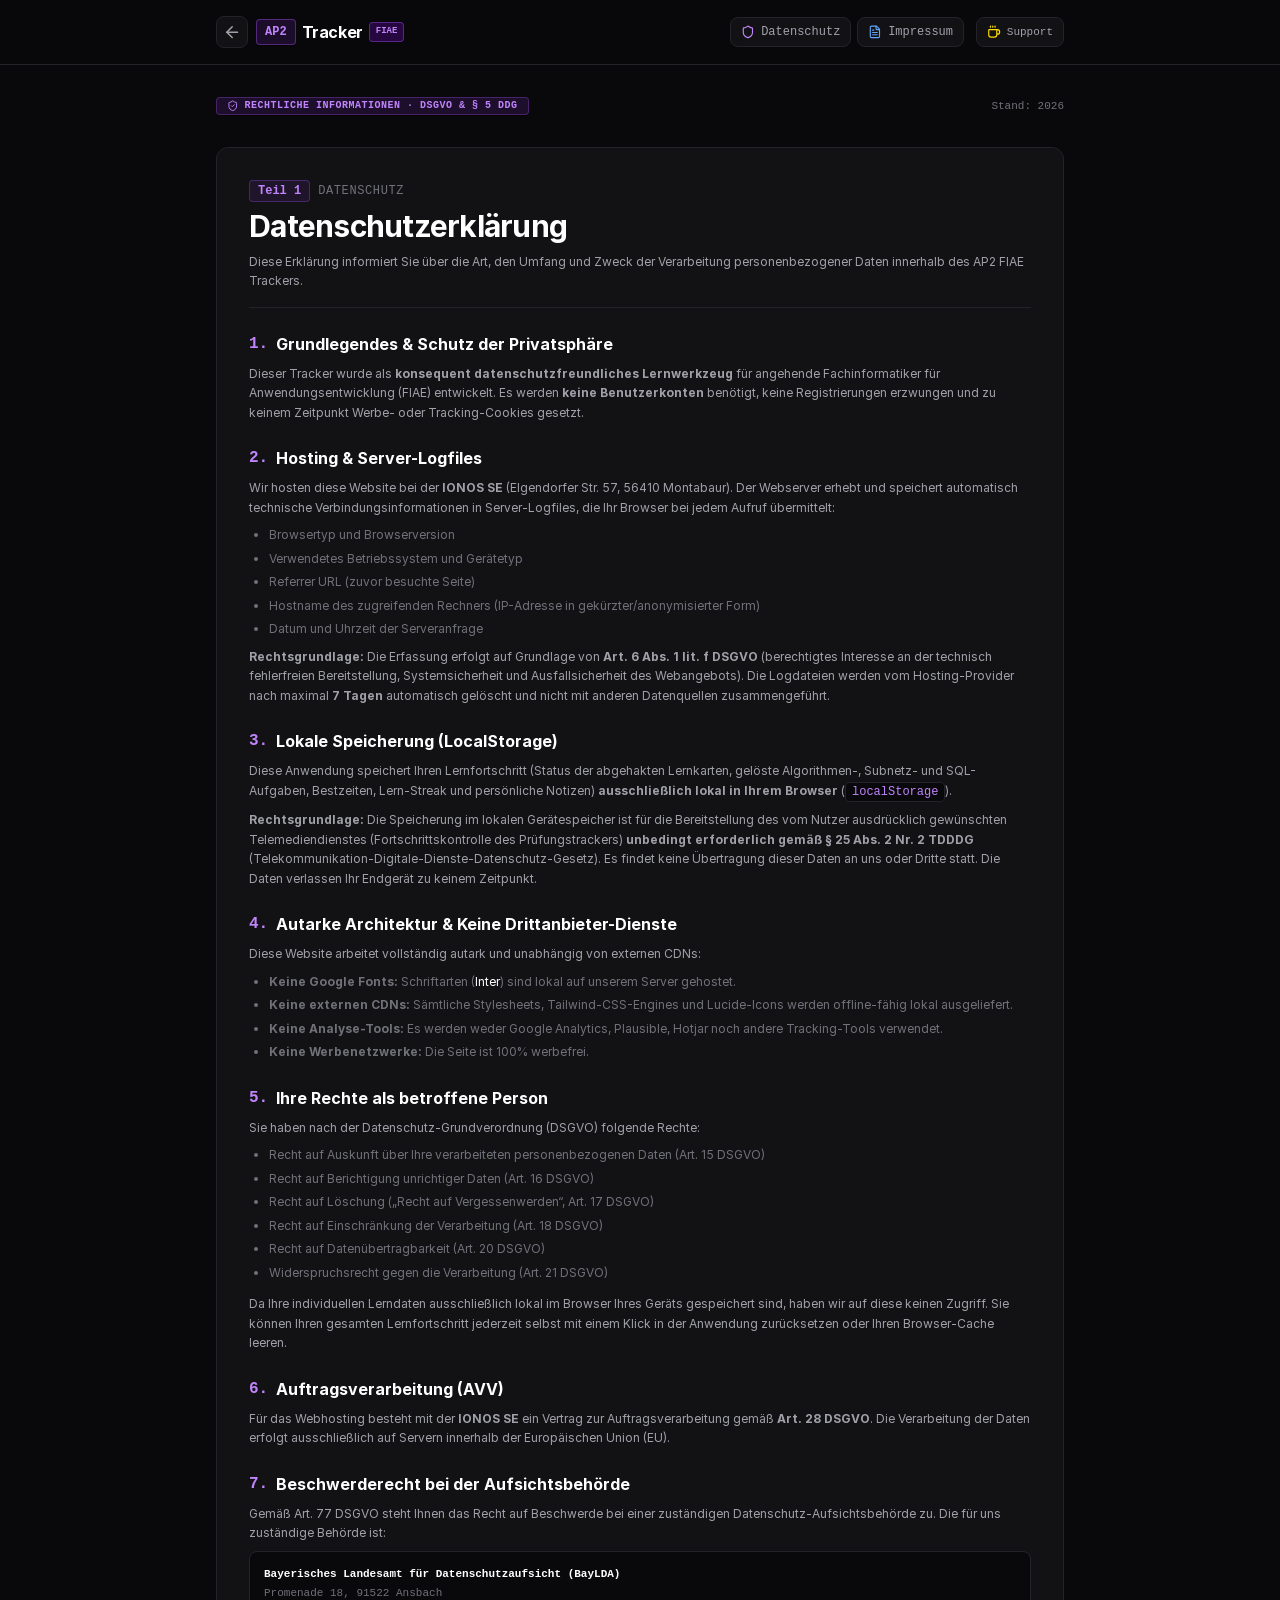
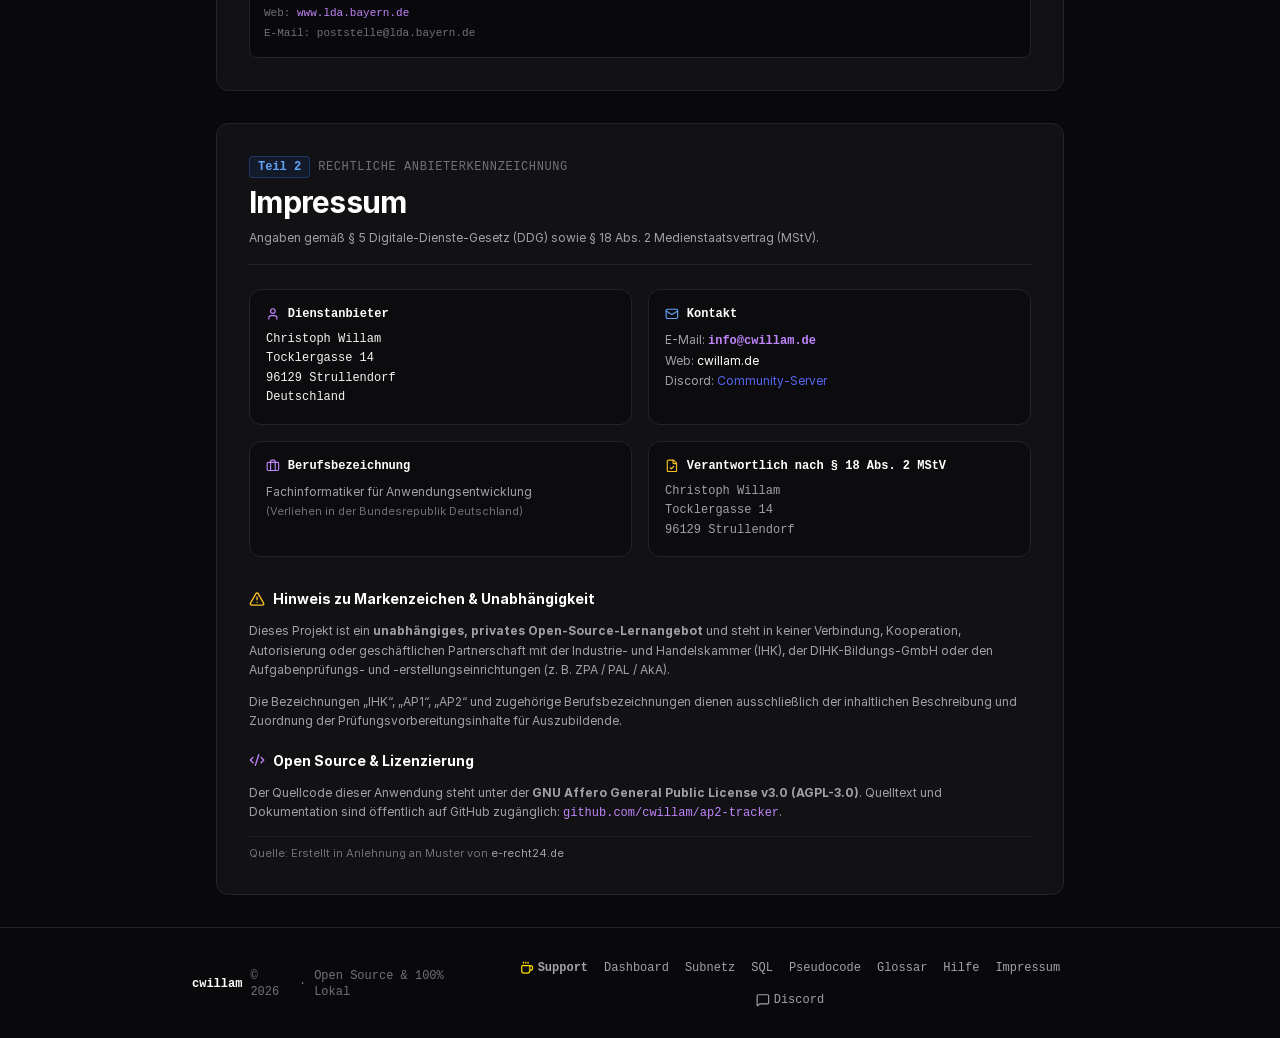
<file: datenschutz.html>
<!doctype html>
<html lang="de" class="dark">
  <head>
    <meta charset="UTF-8" />
    <meta name="viewport" content="width=device-width, initial-scale=1.0, viewport-fit=cover" />
    <title>Datenschutz &amp; Impressum - AP2 FIAE Tracker</title>
    <link rel="canonical" href="https://ap2.cwillam.de/datenschutz.html" />
    <meta
      name="description"
      content="Datenschutzerklärung und Impressum für den AP2 FIAE Tracker. 100% datenschutzfreundlich, keine Tracker, keine Werbe-Cookies, lokaler Browser-Speicher."
    />
    <meta name="author" content="Christoph Willam" />

    <!-- PWA Meta Tags -->
    <link rel="manifest" href="manifest.json" />
    <link rel="apple-touch-icon" href="favicon.svg" />
    <meta name="apple-mobile-web-app-capable" content="yes" />
    <meta name="apple-mobile-web-app-status-bar-style" content="black-translucent" />
    <meta name="theme-color" content="#09090b" />

    <!-- Favicon -->
    <link rel="icon" type="image/svg+xml" href="favicon.svg" />

    <!-- Preload Fonts -->
    <link
      rel="preload"
      href="assets/fonts/Inter-Regular.woff2"
      as="font"
      type="font/woff2"
      crossorigin
    />
    <link
      rel="preload"
      href="assets/fonts/Inter-SemiBold.woff2"
      as="font"
      type="font/woff2"
      crossorigin
    />
    <link
      rel="preload"
      href="assets/fonts/Inter-Bold.woff2"
      as="font"
      type="font/woff2"
      crossorigin
    />

    <!-- Stylesheets -->
    <link rel="stylesheet" href="assets/css/style.css?v=3.1.5" />

    <!-- Tailwind 3 Engine (Offline / Local) -->
    <script src="assets/js/tailwind.js?v=3.1.5"></script>
    <script>
      tailwind.config = {
        darkMode: "class",
        theme: {
          extend: {
            colors: {
              dark: {
                bg: "#09090b",
                card: "#121215",
                "card-hover": "#18181d",
                border: "#23232a",
                "border-subtle": "#191920",
                strong: "#383842",
                text: "#f4f4f5",
                muted: "#a1a1aa",
                dim: "#71717a",
                accent: "#8b5cf6",
                "accent-hover": "#7c3aed",
                "accent-dim": "rgba(139, 92, 246, 0.12)",
                success: "#10b981",
                warning: "#f59e0b",
                danger: "#ef4444",
              },
            },
            fontFamily: {
              sans: [
                "Inter",
                "system-ui",
                "-apple-system",
                "BlinkMacSystemFont",
                "Segoe UI",
                "Roboto",
                "sans-serif",
              ],
              mono: [
                "ui-monospace",
                "SFMono-Regular",
                "JetBrains Mono",
                "Menlo",
                "Monaco",
                "Consolas",
                "monospace",
              ],
            },
          },
        },
      };
    </script>

    <style>
      button, a {
        -webkit-tap-highlight-color: transparent;
      }
      html {
        scroll-behavior: smooth;
        scroll-padding-top: 5rem;
      }
    </style>
  </head>

  <body class="flex flex-col min-h-screen bg-dark-bg text-dark-text antialiased selection:bg-purple-600 selection:text-white font-sans">
    <!-- Header -->
    <header class="sticky top-0 z-40 w-full border-b border-dark-border bg-dark-bg/90 backdrop-blur-md">
      <div class="max-w-4xl mx-auto px-4 sm:px-6 h-16 flex items-center justify-between gap-4">
        <!-- Left: Back link & Title -->
        <div class="flex items-center gap-2 sm:gap-3 shrink-0">
          <a href="index.html" class="flex items-center gap-2 group focus:outline-none shrink-0" title="Zurück zum Dashboard">
            <div class="w-8 h-8 rounded-lg border border-dark-border bg-dark-card group-hover:border-purple-500 transition-all flex items-center justify-center text-dark-muted group-hover:text-purple-400">
              <i data-lucide="arrow-left" class="w-4 h-4 transition-transform group-hover:-translate-x-0.5"></i>
            </div>
            <div class="flex items-center gap-1.5">
              <span class="kbd-cap bg-purple-600/15 border-purple-500/40 text-purple-400 font-bold px-1.5 py-0.5 sm:px-2 sm:py-1 text-xs">AP2</span>
              <span class="font-bold text-sm sm:text-base tracking-tight text-white group-hover:text-purple-400 transition-colors">Tracker</span>
              <span class="text-[9px] font-mono font-bold bg-purple-950/60 border border-purple-500/40 text-purple-400 px-1.5 py-0.5 rounded">FIAE</span>
            </div>
          </a>
        </div>

        <!-- Right: Jump Links & Support -->
        <div class="flex items-center gap-2 sm:gap-3">
          <div class="flex items-center gap-1.5 font-mono text-xs">
            <a href="#datenschutz" class="px-2.5 py-1.5 rounded-lg border border-dark-border hover:border-purple-500/40 bg-dark-card text-dark-muted hover:text-white transition-colors flex items-center gap-1.5">
              <i data-lucide="shield" class="w-3.5 h-3.5 text-purple-400"></i>
              <span>Datenschutz</span>
            </a>
            <a href="#impressum" class="px-2.5 py-1.5 rounded-lg border border-dark-border hover:border-purple-500/40 bg-dark-card text-dark-muted hover:text-white transition-colors flex items-center gap-1.5">
              <i data-lucide="file-text" class="w-3.5 h-3.5 text-blue-400"></i>
              <span>Impressum</span>
            </a>
          </div>

          <button
            type="button"
            onclick="openSupportModal()"
            class="px-2.5 py-1.5 rounded-lg border border-dark-border hover:border-[#FFDD00]/40 bg-dark-card hover:bg-[#FFDD00]/10 text-dark-muted hover:text-[#FFDD00] transition-all text-xs flex items-center gap-1.5 shrink-0"
            title="Support"
          >
            <i data-lucide="coffee" class="w-4 h-4 text-[#FFDD00]"></i>
            <span class="hidden sm:inline font-mono text-[11px] font-medium">Support</span>
          </button>
        </div>
      </div>
    </header>

    <!-- Main Content -->
    <main class="max-w-4xl mx-auto px-4 sm:px-6 py-8 flex-1 w-full space-y-8">
      <!-- Breadcrumb / Badge -->
      <div class="flex items-center justify-between gap-2">
        <span class="kbd-cap bg-purple-600/15 border-purple-500/30 text-purple-400 px-2.5 py-0.5 text-[10px] font-mono font-bold flex items-center gap-1.5 uppercase tracking-wider">
          <i data-lucide="shield-check" class="w-3.5 h-3.5"></i>
          Rechtliche Informationen · DSGVO &amp; § 5 DDG
        </span>
        <span class="text-[11px] font-mono text-dark-dim">Stand: 2026</span>
      </div>

      <!-- ============================================================
           1. DATENSCHUTZERKLÄRUNG
           ============================================================ -->
      <section id="datenschutz" class="bg-dark-card border border-dark-border rounded-xl p-6 sm:p-8 space-y-6 shadow-sm">
        <div class="border-b border-dark-border pb-4">
          <div class="flex items-center gap-2 mb-1.5">
            <span class="font-mono text-xs font-bold text-purple-400 bg-purple-600/10 border border-purple-500/30 px-2 py-0.5 rounded">Teil 1</span>
            <span class="text-xs font-mono text-dark-dim uppercase tracking-wider">Datenschutz</span>
          </div>
          <h1 class="text-2xl sm:text-3xl font-bold tracking-tight text-white">Datenschutzerklärung</h1>
          <p class="text-xs text-dark-muted mt-2 leading-relaxed">
            Diese Erklärung informiert Sie über die Art, den Umfang und Zweck der Verarbeitung personenbezogener Daten innerhalb des AP2 FIAE Trackers.
          </p>
        </div>

        <div class="space-y-6 text-xs text-dark-muted leading-relaxed">
          <!-- 1. Grundlegendes -->
          <div class="space-y-2">
            <h2 class="text-sm sm:text-base font-bold text-white flex items-center gap-2">
              <span class="text-purple-400 font-mono">1.</span>
              <span>Grundlegendes &amp; Schutz der Privatsphäre</span>
            </h2>
            <p>
              Dieser Tracker wurde als <strong>konsequent datenschutzfreundliches Lernwerkzeug</strong> für angehende Fachinformatiker für Anwendungsentwicklung (FIAE) entwickelt. Es werden <strong>keine Benutzerkonten</strong> benötigt, keine Registrierungen erzwungen und zu keinem Zeitpunkt Werbe- oder Tracking-Cookies gesetzt.
            </p>
          </div>

          <!-- 2. Hosting & Server-Logs -->
          <div class="space-y-2">
            <h2 class="text-sm sm:text-base font-bold text-white flex items-center gap-2">
              <span class="text-purple-400 font-mono">2.</span>
              <span>Hosting &amp; Server-Logfiles</span>
            </h2>
            <p>
              Wir hosten diese Website bei der <strong>IONOS SE</strong> (Elgendorfer Str. 57, 56410 Montabaur). Der Webserver erhebt und speichert automatisch technische Verbindungsinformationen in Server-Logfiles, die Ihr Browser bei jedem Aufruf übermittelt:
            </p>
            <ul class="list-disc pl-5 space-y-1 text-dark-dim">
              <li>Browsertyp und Browserversion</li>
              <li>Verwendetes Betriebssystem und Gerätetyp</li>
              <li>Referrer URL (zuvor besuchte Seite)</li>
              <li>Hostname des zugreifenden Rechners (IP-Adresse in gekürzter/anonymisierter Form)</li>
              <li>Datum und Uhrzeit der Serveranfrage</li>
            </ul>
            <p>
              <strong>Rechtsgrundlage:</strong> Die Erfassung erfolgt auf Grundlage von <strong>Art. 6 Abs. 1 lit. f DSGVO</strong> (berechtigtes Interesse an der technisch fehlerfreien Bereitstellung, Systemsicherheit und Ausfallsicherheit des Webangebots). Die Logdateien werden vom Hosting-Provider nach maximal <strong>7 Tagen</strong> automatisch gelöscht und nicht mit anderen Datenquellen zusammengeführt.
            </p>
          </div>

          <!-- 3. LocalStorage -->
          <div class="space-y-2">
            <h2 class="text-sm sm:text-base font-bold text-white flex items-center gap-2">
              <span class="text-purple-400 font-mono">3.</span>
              <span>Lokale Speicherung (LocalStorage)</span>
            </h2>
            <p>
              Diese Anwendung speichert Ihren Lernfortschritt (Status der abgehakten Lernkarten, gelöste Algorithmen-, Subnetz- und SQL-Aufgaben, Bestzeiten, Lern-Streak und persönliche Notizen) <strong>ausschließlich lokal in Ihrem Browser</strong> (<code class="text-purple-400 font-mono bg-dark-bg px-1.5 py-0.5 rounded border border-dark-border">localStorage</code>).
            </p>
            <p>
              <strong>Rechtsgrundlage:</strong> Die Speicherung im lokalen Gerätespeicher ist für die Bereitstellung des vom Nutzer ausdrücklich gewünschten Telemediendienstes (Fortschrittskontrolle des Prüfungstrackers) <strong>unbedingt erforderlich gemäß § 25 Abs. 2 Nr. 2 TDDDG</strong> (Telekommunikation-Digitale-Dienste-Datenschutz-Gesetz). Es findet keine Übertragung dieser Daten an uns oder Dritte statt. Die Daten verlassen Ihr Endgerät zu keinem Zeitpunkt.
            </p>
          </div>

          <!-- 4. Keine Drittanbieter / Autark -->
          <div class="space-y-2">
            <h2 class="text-sm sm:text-base font-bold text-white flex items-center gap-2">
              <span class="text-purple-400 font-mono">4.</span>
              <span>Autarke Architektur &amp; Keine Drittanbieter-Dienste</span>
            </h2>
            <p>
              Diese Website arbeitet vollständig autark und unabhängig von externen CDNs:
            </p>
            <ul class="list-disc pl-5 space-y-1 text-dark-dim">
              <li><strong>Keine Google Fonts:</strong> Schriftarten (<span class="text-white">Inter</span>) sind lokal auf unserem Server gehostet.</li>
              <li><strong>Keine externen CDNs:</strong> Sämtliche Stylesheets, Tailwind-CSS-Engines und Lucide-Icons werden offline-fähig lokal ausgeliefert.</li>
              <li><strong>Keine Analyse-Tools:</strong> Es werden weder Google Analytics, Plausible, Hotjar noch andere Tracking-Tools verwendet.</li>
              <li><strong>Keine Werbenetzwerke:</strong> Die Seite ist 100% werbefrei.</li>
            </ul>
          </div>

          <!-- 5. Betroffenenrechte -->
          <div class="space-y-2">
            <h2 class="text-sm sm:text-base font-bold text-white flex items-center gap-2">
              <span class="text-purple-400 font-mono">5.</span>
              <span>Ihre Rechte als betroffene Person</span>
            </h2>
            <p>
              Sie haben nach der Datenschutz-Grundverordnung (DSGVO) folgende Rechte:
            </p>
            <ul class="list-disc pl-5 space-y-1 text-dark-dim">
              <li>Recht auf Auskunft über Ihre verarbeiteten personenbezogenen Daten (Art. 15 DSGVO)</li>
              <li>Recht auf Berichtigung unrichtiger Daten (Art. 16 DSGVO)</li>
              <li>Recht auf Löschung („Recht auf Vergessenwerden“, Art. 17 DSGVO)</li>
              <li>Recht auf Einschränkung der Verarbeitung (Art. 18 DSGVO)</li>
              <li>Recht auf Datenübertragbarkeit (Art. 20 DSGVO)</li>
              <li>Widerspruchsrecht gegen die Verarbeitung (Art. 21 DSGVO)</li>
            </ul>
            <p class="pt-1">
              Da Ihre individuellen Lerndaten ausschließlich lokal im Browser Ihres Geräts gespeichert sind, haben wir auf diese keinen Zugriff. Sie können Ihren gesamten Lernfortschritt jederzeit selbst mit einem Klick in der Anwendung zurücksetzen oder Ihren Browser-Cache leeren.
            </p>
          </div>

          <!-- 6. Auftragsverarbeitung -->
          <div class="space-y-2">
            <h2 class="text-sm sm:text-base font-bold text-white flex items-center gap-2">
              <span class="text-purple-400 font-mono">6.</span>
              <span>Auftragsverarbeitung (AVV)</span>
            </h2>
            <p>
              Für das Webhosting besteht mit der <strong>IONOS SE</strong> ein Vertrag zur Auftragsverarbeitung gemäß <strong>Art. 28 DSGVO</strong>. Die Verarbeitung der Daten erfolgt ausschließlich auf Servern innerhalb der Europäischen Union (EU).
            </p>
          </div>

          <!-- 7. Beschwerderecht -->
          <div class="space-y-2">
            <h2 class="text-sm sm:text-base font-bold text-white flex items-center gap-2">
              <span class="text-purple-400 font-mono">7.</span>
              <span>Beschwerderecht bei der Aufsichtsbehörde</span>
            </h2>
            <p>
              Gemäß Art. 77 DSGVO steht Ihnen das Recht auf Beschwerde bei einer zuständigen Datenschutz-Aufsichtsbehörde zu. Die für uns zuständige Behörde ist:
            </p>
            <div class="p-3.5 rounded-lg bg-dark-bg border border-dark-border font-mono text-[11px] text-dark-dim space-y-0.5">
              <div class="text-white font-semibold">Bayerisches Landesamt für Datenschutzaufsicht (BayLDA)</div>
              <div>Promenade 18, 91522 Ansbach</div>
              <div>Web: <a href="https://www.lda.bayern.de" target="_blank" rel="noopener" class="text-purple-400 hover:underline">www.lda.bayern.de</a></div>
              <div>E-Mail: poststelle@lda.bayern.de</div>
            </div>
          </div>
        </div>
      </section>

      <!-- ============================================================
           2. IMPRESSUM
           ============================================================ -->
      <section id="impressum" class="bg-dark-card border border-dark-border rounded-xl p-6 sm:p-8 space-y-6 shadow-sm">
        <div class="border-b border-dark-border pb-4">
          <div class="flex items-center gap-2 mb-1.5">
            <span class="font-mono text-xs font-bold text-blue-400 bg-blue-600/10 border border-blue-500/30 px-2 py-0.5 rounded">Teil 2</span>
            <span class="text-xs font-mono text-dark-dim uppercase tracking-wider">Rechtliche Anbieterkennzeichnung</span>
          </div>
          <h2 class="text-2xl sm:text-3xl font-bold tracking-tight text-white">Impressum</h2>
          <p class="text-xs text-dark-muted mt-2 leading-relaxed">
            Angaben gemäß § 5 Digitale-Dienste-Gesetz (DDG) sowie § 18 Abs. 2 Medienstaatsvertrag (MStV).
          </p>
        </div>

        <div class="grid grid-cols-1 md:grid-cols-2 gap-4">
          <!-- Dienstanbieter -->
          <div class="p-4 rounded-xl bg-dark-bg/60 border border-dark-border space-y-2">
            <div class="flex items-center gap-2 text-white font-semibold text-xs font-mono">
              <i data-lucide="user" class="w-4 h-4 text-purple-400"></i>
              <span>Dienstanbieter</span>
            </div>
            <p class="text-xs text-dark-text leading-relaxed font-mono">
              Christoph Willam<br />
              Tocklergasse 14<br />
              96129 Strullendorf<br />
              Deutschland
            </p>
          </div>

          <!-- Kontakt -->
          <div class="p-4 rounded-xl bg-dark-bg/60 border border-dark-border space-y-2">
            <div class="flex items-center gap-2 text-white font-semibold text-xs font-mono">
              <i data-lucide="mail" class="w-4 h-4 text-blue-400"></i>
              <span>Kontakt</span>
            </div>
            <p class="text-xs text-dark-muted leading-relaxed">
              E-Mail:
              <a href="mailto:info@cwillam.de" class="text-purple-400 font-mono hover:underline font-semibold">info@cwillam.de</a><br />
              Web:
              <a href="https://cwillam.de" target="_blank" rel="noopener" class="text-white hover:underline">cwillam.de</a><br />
              Discord:
              <a href="https://discord.gg/5BM5YJadDs" target="_blank" rel="noopener" class="text-[#5865F2] hover:underline">Community-Server</a>
            </p>
          </div>

          <!-- Berufsbezeichnung -->
          <div class="p-4 rounded-xl bg-dark-bg/60 border border-dark-border space-y-2">
            <div class="flex items-center gap-2 text-white font-semibold text-xs font-mono">
              <i data-lucide="briefcase" class="w-4 h-4 text-purple-400"></i>
              <span>Berufsbezeichnung</span>
            </div>
            <p class="text-xs text-dark-muted leading-relaxed">
              Fachinformatiker für Anwendungsentwicklung<br />
              <span class="text-dark-dim text-[11px]">(Verliehen in der Bundesrepublik Deutschland)</span>
            </p>
          </div>

          <!-- Redaktionell Verantwortlicher -->
          <div class="p-4 rounded-xl bg-dark-bg/60 border border-dark-border space-y-2">
            <div class="flex items-center gap-2 text-white font-semibold text-xs font-mono">
              <i data-lucide="file-check" class="w-4 h-4 text-amber-400"></i>
              <span>Verantwortlich nach § 18 Abs. 2 MStV</span>
            </div>
            <p class="text-xs text-dark-muted leading-relaxed font-mono">
              Christoph Willam<br />
              Tocklergasse 14<br />
              96129 Strullendorf
            </p>
          </div>
        </div>

        <!-- Rechtlicher Hinweis & Haftungsausschluss -->
        <div class="space-y-3 pt-2 text-xs text-dark-muted leading-relaxed">
          <h3 class="text-sm font-bold text-white flex items-center gap-2">
            <i data-lucide="alert-triangle" class="w-4 h-4 text-amber-400"></i>
            <span>Hinweis zu Markenzeichen &amp; Unabhängigkeit</span>
          </h3>
          <p>
            Dieses Projekt ist ein <strong>unabhängiges, privates Open-Source-Lernangebot</strong> und steht in keiner Verbindung, Kooperation, Autorisierung oder geschäftlichen Partnerschaft mit der Industrie- und Handelskammer (IHK), der DIHK-Bildungs-GmbH oder den Aufgabenprüfungs- und -erstellungseinrichtungen (z.&nbsp;B. ZPA / PAL / AkA).
          </p>
          <p>
            Die Bezeichnungen „IHK“, „AP1“, „AP2“ und zugehörige Berufsbezeichnungen dienen ausschließlich der inhaltlichen Beschreibung und Zuordnung der Prüfungsvorbereitungsinhalte für Auszubildende.
          </p>

          <h3 class="text-sm font-bold text-white flex items-center gap-2 pt-2">
            <i data-lucide="code-2" class="w-4 h-4 text-purple-400"></i>
            <span>Open Source &amp; Lizenzierung</span>
          </h3>
          <p>
            Der Quellcode dieser Anwendung steht unter der <strong>GNU Affero General Public License v3.0 (AGPL-3.0)</strong>. Quelltext und Dokumentation sind öffentlich auf GitHub zugänglich:
            <a href="https://github.com/cwillam/ap2-tracker" target="_blank" rel="noopener" class="text-purple-400 hover:underline font-mono">github.com/cwillam/ap2-tracker</a>.
          </p>
          <p class="text-[11px] text-dark-dim pt-2 border-t border-dark-border/60">
            Quelle: Erstellt in Anlehnung an Muster von <a href="https://www.e-recht24.de" target="_blank" rel="noopener" class="hover:underline text-dark-muted">e-recht24.de</a>
          </p>
        </div>
      </section>
    </main>

    <!-- Footer -->
    <footer class="border-t border-dark-border py-8 px-4 sm:px-6 text-xs font-mono text-dark-dim w-full mt-auto">
      <div class="max-w-4xl mx-auto flex flex-col sm:flex-row items-center justify-between gap-4">
        <div class="flex items-center gap-2">
          <a href="https://github.com/cwillam" target="_blank" rel="noopener" class="text-white font-semibold hover:text-purple-400 transition-colors">cwillam</a>
          <span>© 2026</span>
          <span>·</span>
          <span>Open Source &amp; 100% Lokal</span>
        </div>
        <div class="flex items-center gap-4 flex-wrap justify-center text-dark-muted">
          <button onclick="openSupportModal()" class="hover:text-[#FFDD00] transition-colors flex items-center gap-1 font-bold">
            <i data-lucide="coffee" class="w-3.5 h-3.5 text-[#FFDD00]"></i> Support
          </button>
          <a href="index.html" class="hover:text-white transition-colors">Dashboard</a>
          <a href="subnet.html" class="hover:text-white transition-colors">Subnetz</a>
          <a href="sql.html" class="hover:text-white transition-colors">SQL</a>
          <a href="pseudocode.html" class="hover:text-white transition-colors">Pseudocode</a>
          <a href="glossar.html" class="hover:text-white transition-colors">Glossar</a>
          <a href="help.html" class="hover:text-white transition-colors">Hilfe</a>
          <a href="impressum.html" class="hover:text-white transition-colors">Impressum</a>
          <a href="https://discord.gg/5BM5YJadDs" target="_blank" rel="noopener" class="hover:text-[#5865F2] transition-colors flex items-center gap-1">
            <i data-lucide="message-square" class="w-3.5 h-3.5"></i> Discord
          </a>
        </div>
      </div>
    </footer>

    <!-- Standardized Support Modal -->
    <div
      id="supportModal"
      class="fixed inset-0 z-50 bg-black/85 backdrop-blur-sm hidden flex items-center justify-center p-4"
      onclick="if(event.target === this) closeSupportModal()"
    >
      <div class="w-full max-w-md bg-dark-card border border-dark-border rounded-2xl p-6 shadow-2xl space-y-4 relative">
        <div class="flex items-center justify-between pb-3 border-b border-dark-border">
          <div class="flex items-center gap-2.5">
            <div class="w-8 h-8 rounded-lg bg-[#FFDD00]/15 border border-[#FFDD00]/30 flex items-center justify-center text-[#FFDD00]">
              <i data-lucide="coffee" class="w-4 h-4"></i>
            </div>
            <div>
              <h3 class="font-bold text-base text-white leading-tight">Projekt unterstützen</h3>
              <span class="text-[10px] font-mono text-dark-dim leading-none">Freiwillig &amp; 100% werbefrei</span>
            </div>
          </div>
          <button
            onclick="closeSupportModal()"
            class="w-8 h-8 rounded-lg border border-dark-border hover:border-dark-border/80 bg-dark-bg hover:bg-dark-border/40 text-dark-muted hover:text-white transition-all flex items-center justify-center"
            title="Schließen"
            aria-label="Modal schließen"
          >
            <i data-lucide="x" class="w-4 h-4"></i>
          </button>
        </div>
        <p class="text-xs text-dark-muted leading-relaxed">
          Die Tracker sind komplett kostenlos, werbefrei und quelloffen. Wenn dir das Tool bei der Prüfungsvorbereitung hilft, freue ich mich riesig über einen Kaffee!
        </p>
        <div class="flex flex-col gap-3 pt-1">
          <!-- PayPal Button -->
          <a
            href="https://www.paypal.com/paypalme/parablepanorama"
            target="_blank"
            rel="noopener"
            class="flex items-center justify-between p-3.5 rounded-xl bg-[#0070BA]/10 border border-[#0070BA]/30 hover:border-[#0070BA]/60 hover:bg-[#0070BA]/20 transition-all group"
          >
            <div class="flex items-center gap-3">
              <div class="w-9 h-9 rounded-lg bg-[#0070BA]/20 flex items-center justify-center text-[#0079C1] group-hover:scale-105 transition-transform">
                <i data-lucide="wallet" class="w-4 h-4"></i>
              </div>
              <div class="flex flex-col text-left">
                <span class="font-bold text-white text-xs">PayPal</span>
                <span class="text-[10px] text-dark-muted font-mono">paypal.me/parablepanorama · Schnell &amp; unkompliziert</span>
              </div>
            </div>
            <i data-lucide="chevron-right" class="w-4 h-4 text-dark-muted group-hover:translate-x-0.5 transition-transform"></i>
          </a>

          <!-- Buy Me A Coffee Button -->
          <a
            href="https://buymeacoffee.com/cwillam"
            target="_blank"
            rel="noopener"
            class="flex items-center justify-between p-3.5 rounded-xl bg-[#FFDD00]/10 border border-[#FFDD00]/30 hover:border-[#FFDD00]/60 hover:bg-[#FFDD00]/20 transition-all group"
          >
            <div class="flex items-center gap-3">
              <div class="w-9 h-9 rounded-lg bg-[#FFDD00]/20 flex items-center justify-center text-[#FFDD00] group-hover:scale-105 transition-transform">
                <i data-lucide="coffee" class="w-4 h-4"></i>
              </div>
              <div class="flex flex-col text-left">
                <span class="font-bold text-white text-xs">Buy Me a Coffee</span>
                <span class="text-[10px] text-dark-muted font-mono">buymeacoffee.com/cwillam · Einmalig spenden</span>
              </div>
            </div>
            <i data-lucide="chevron-right" class="w-4 h-4 text-dark-muted group-hover:translate-x-0.5 transition-transform"></i>
          </a>
        </div>
        <div class="pt-2 border-t border-dark-border/60 flex items-center justify-center gap-1.5 text-[11px] font-mono text-dark-dim">
          <i data-lucide="shield-check" class="w-3.5 h-3.5 text-purple-400"></i>
          <span>Sichere Weiterleitung · Keine Datenübertragung</span>
        </div>
      </div>
    </div>

    <!-- Scripts -->
    <script src="assets/js/lucide.min.js?v=3.1.5"></script>
    <script>
      function openSupportModal() {
        const modal = document.getElementById("supportModal");
        if (modal) {
          modal.classList.remove("hidden");
          if (window.lucide) lucide.createIcons();
        }
      }

      function closeSupportModal() {
        const modal = document.getElementById("supportModal");
        if (modal) modal.classList.add("hidden");
      }

      document.addEventListener("keydown", (e) => {
        if (e.key === "Escape") closeSupportModal();
      });

      document.addEventListener("DOMContentLoaded", () => {
        if (window.lucide) lucide.createIcons();
      });

      if ("serviceWorker" in navigator) {
        window.addEventListener("load", () => {
          navigator.serviceWorker.register("sw.js?v=3.1.5").catch(() => {});
        });
      }
    </script>
  </body>
</html>
</file>
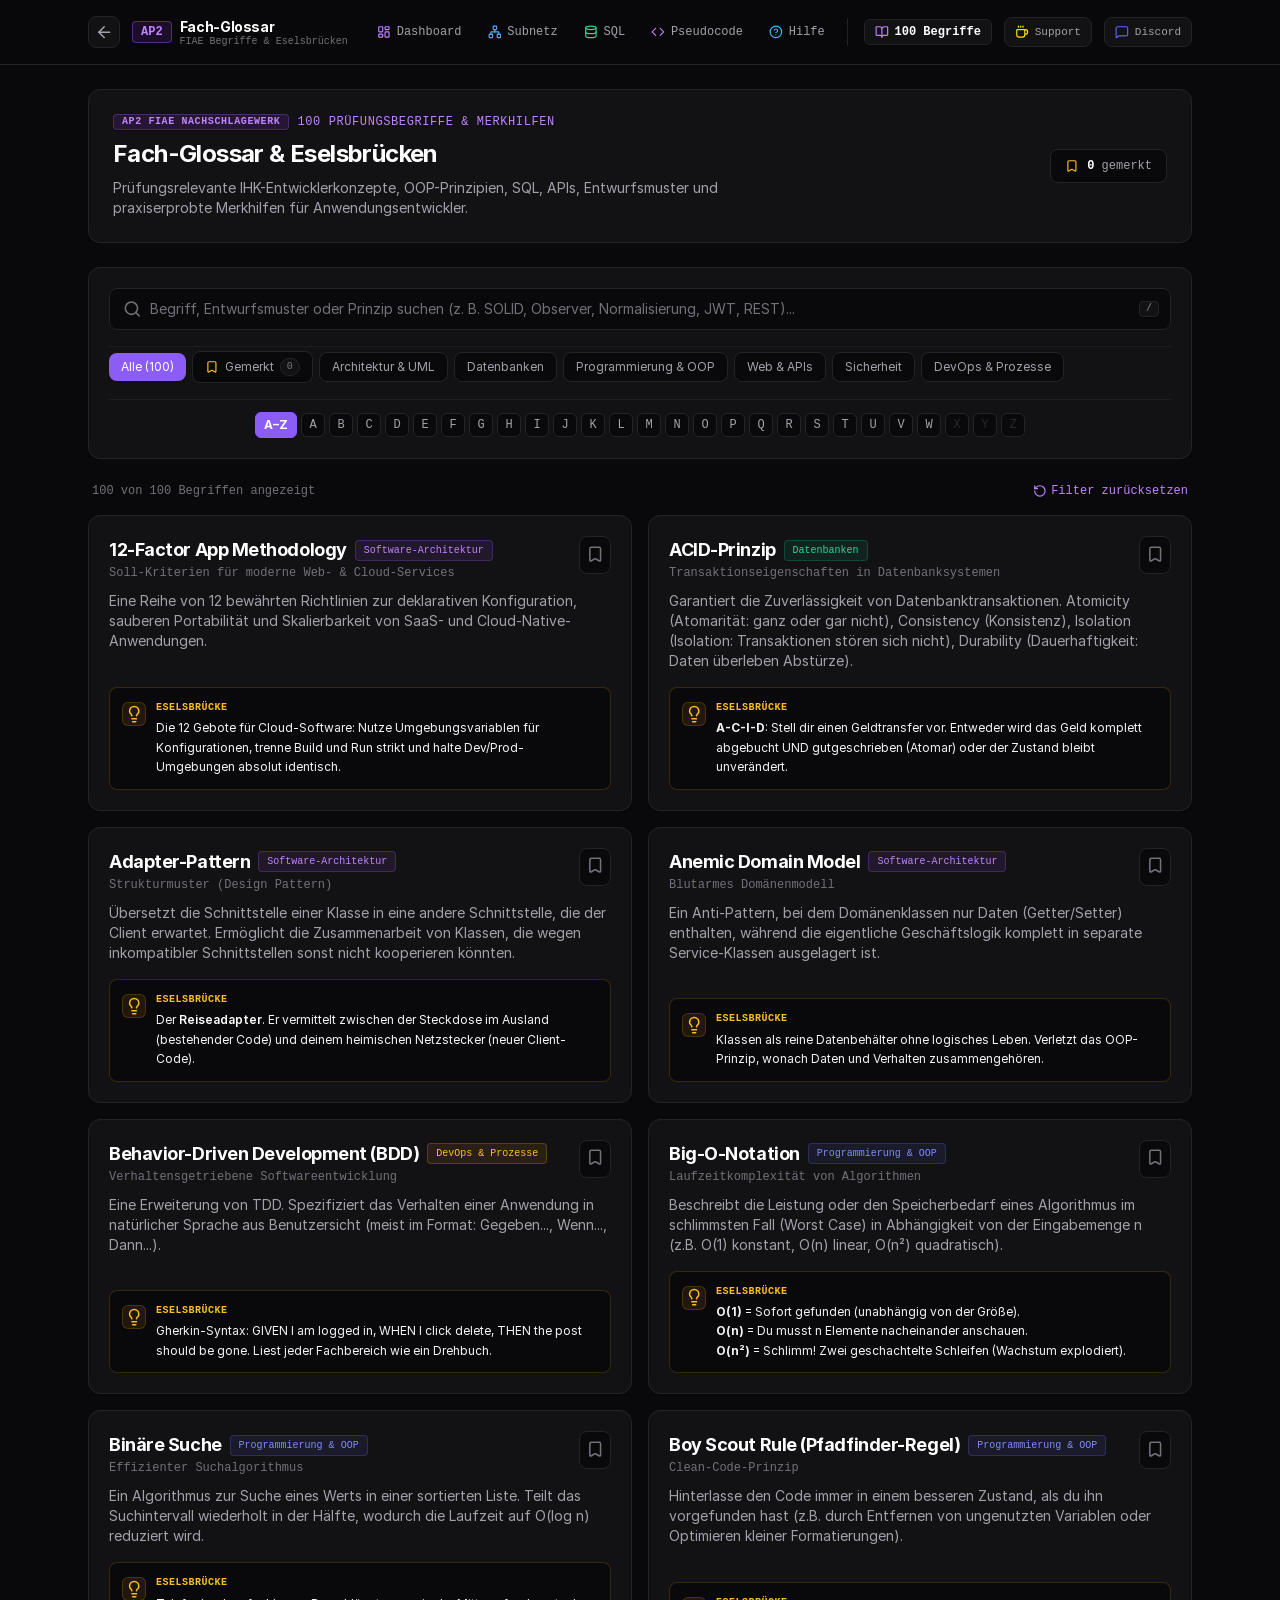
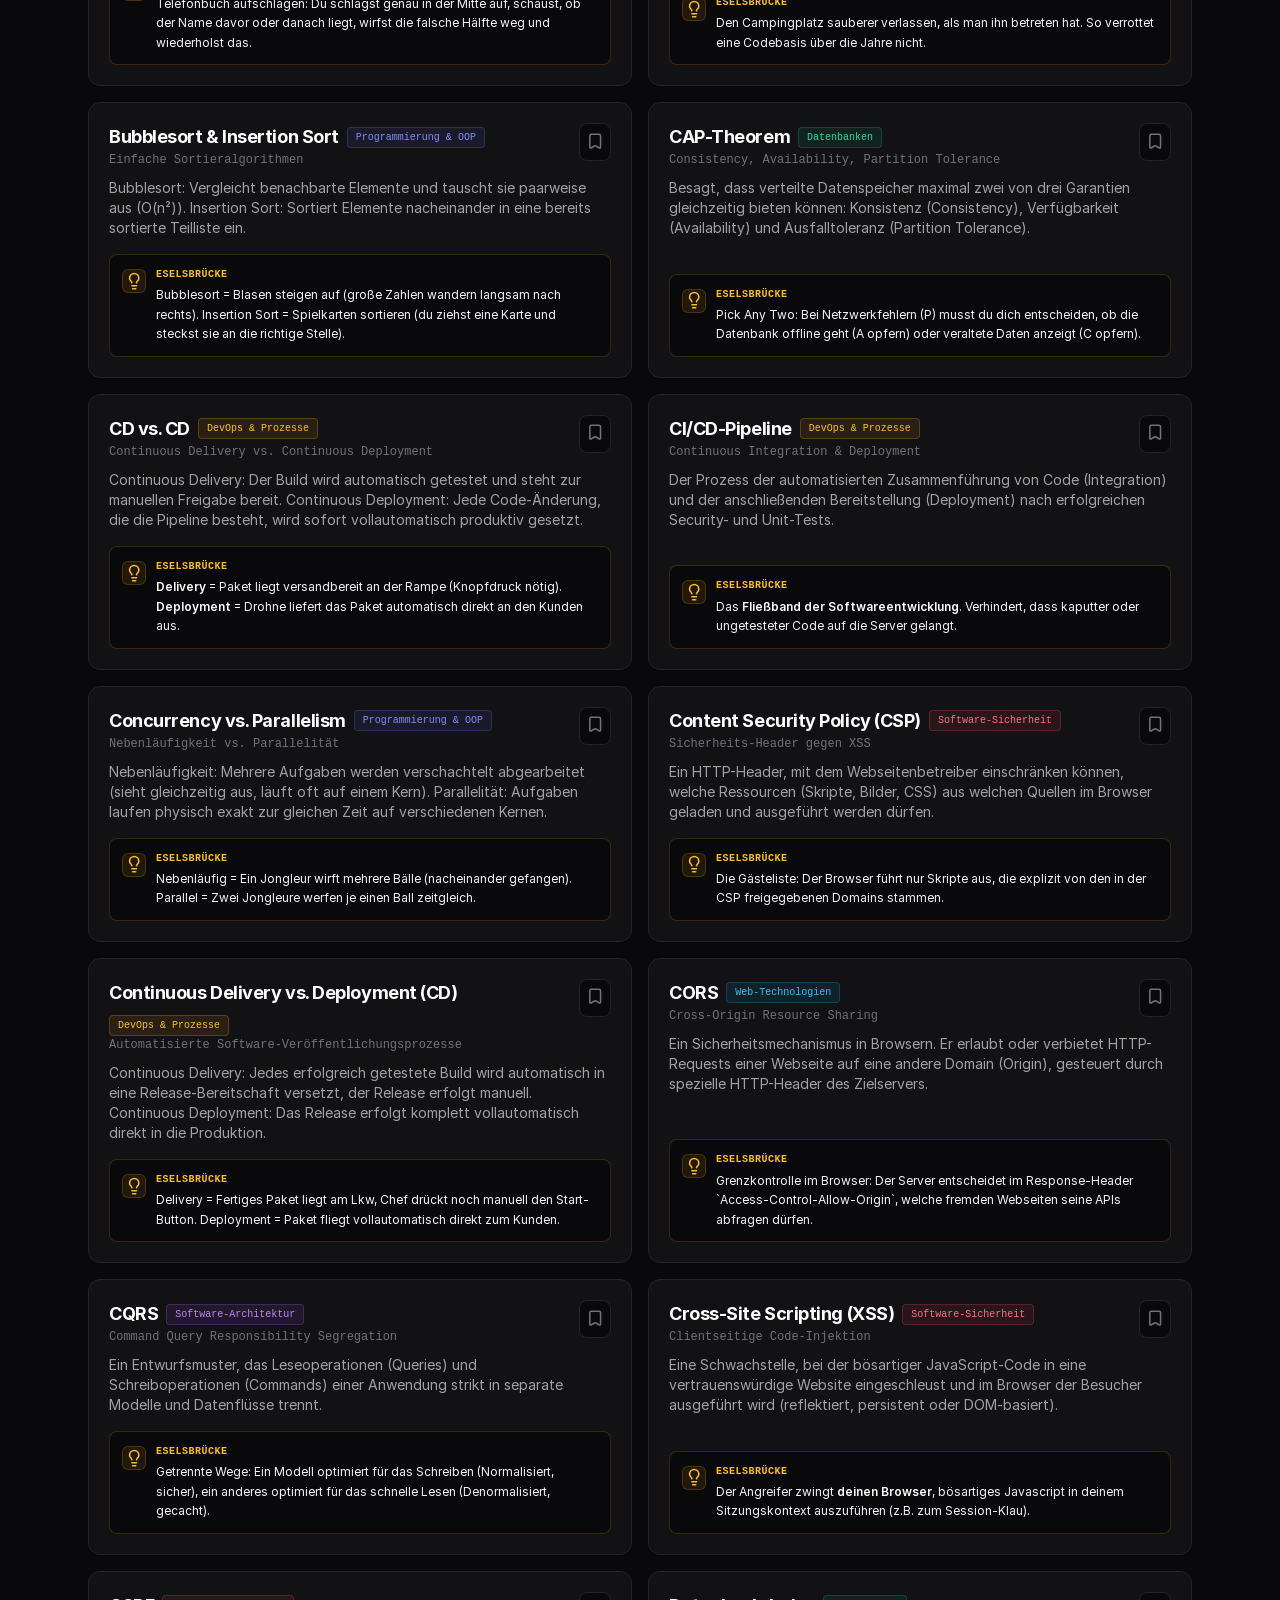
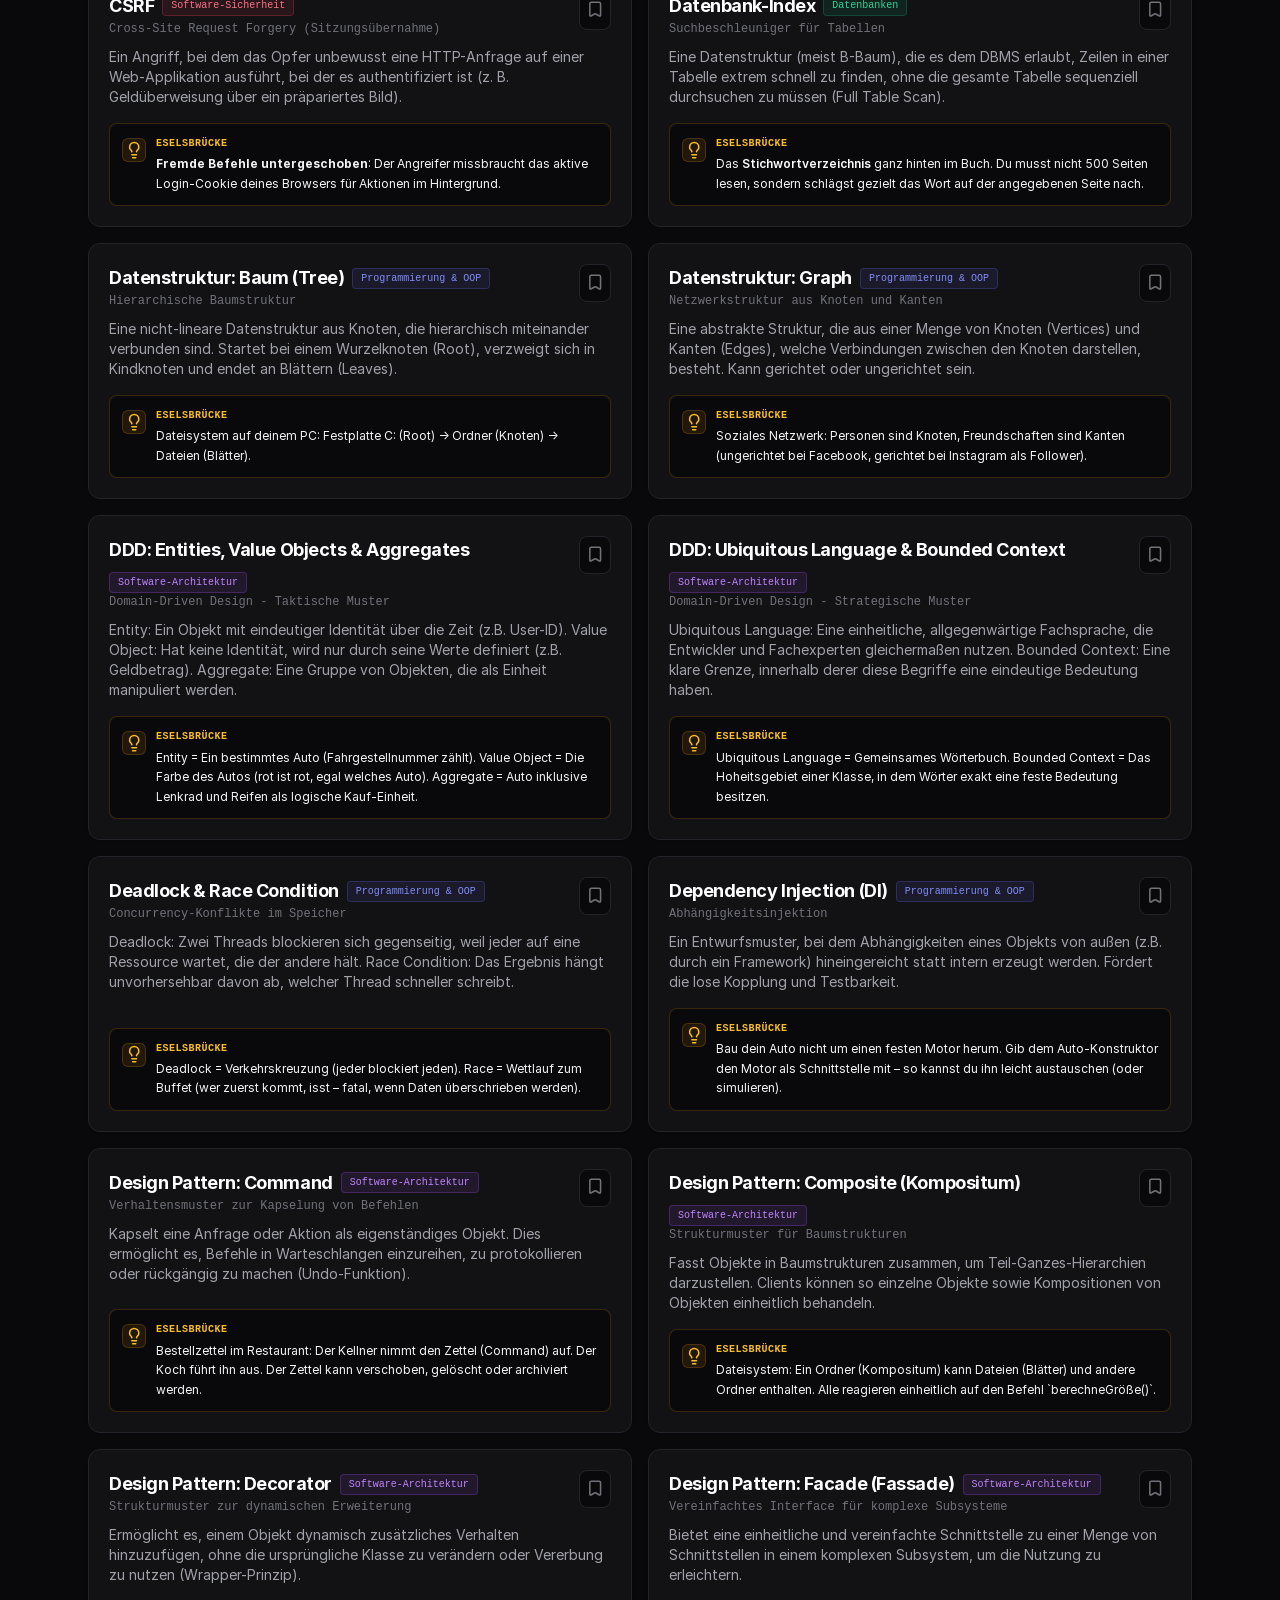
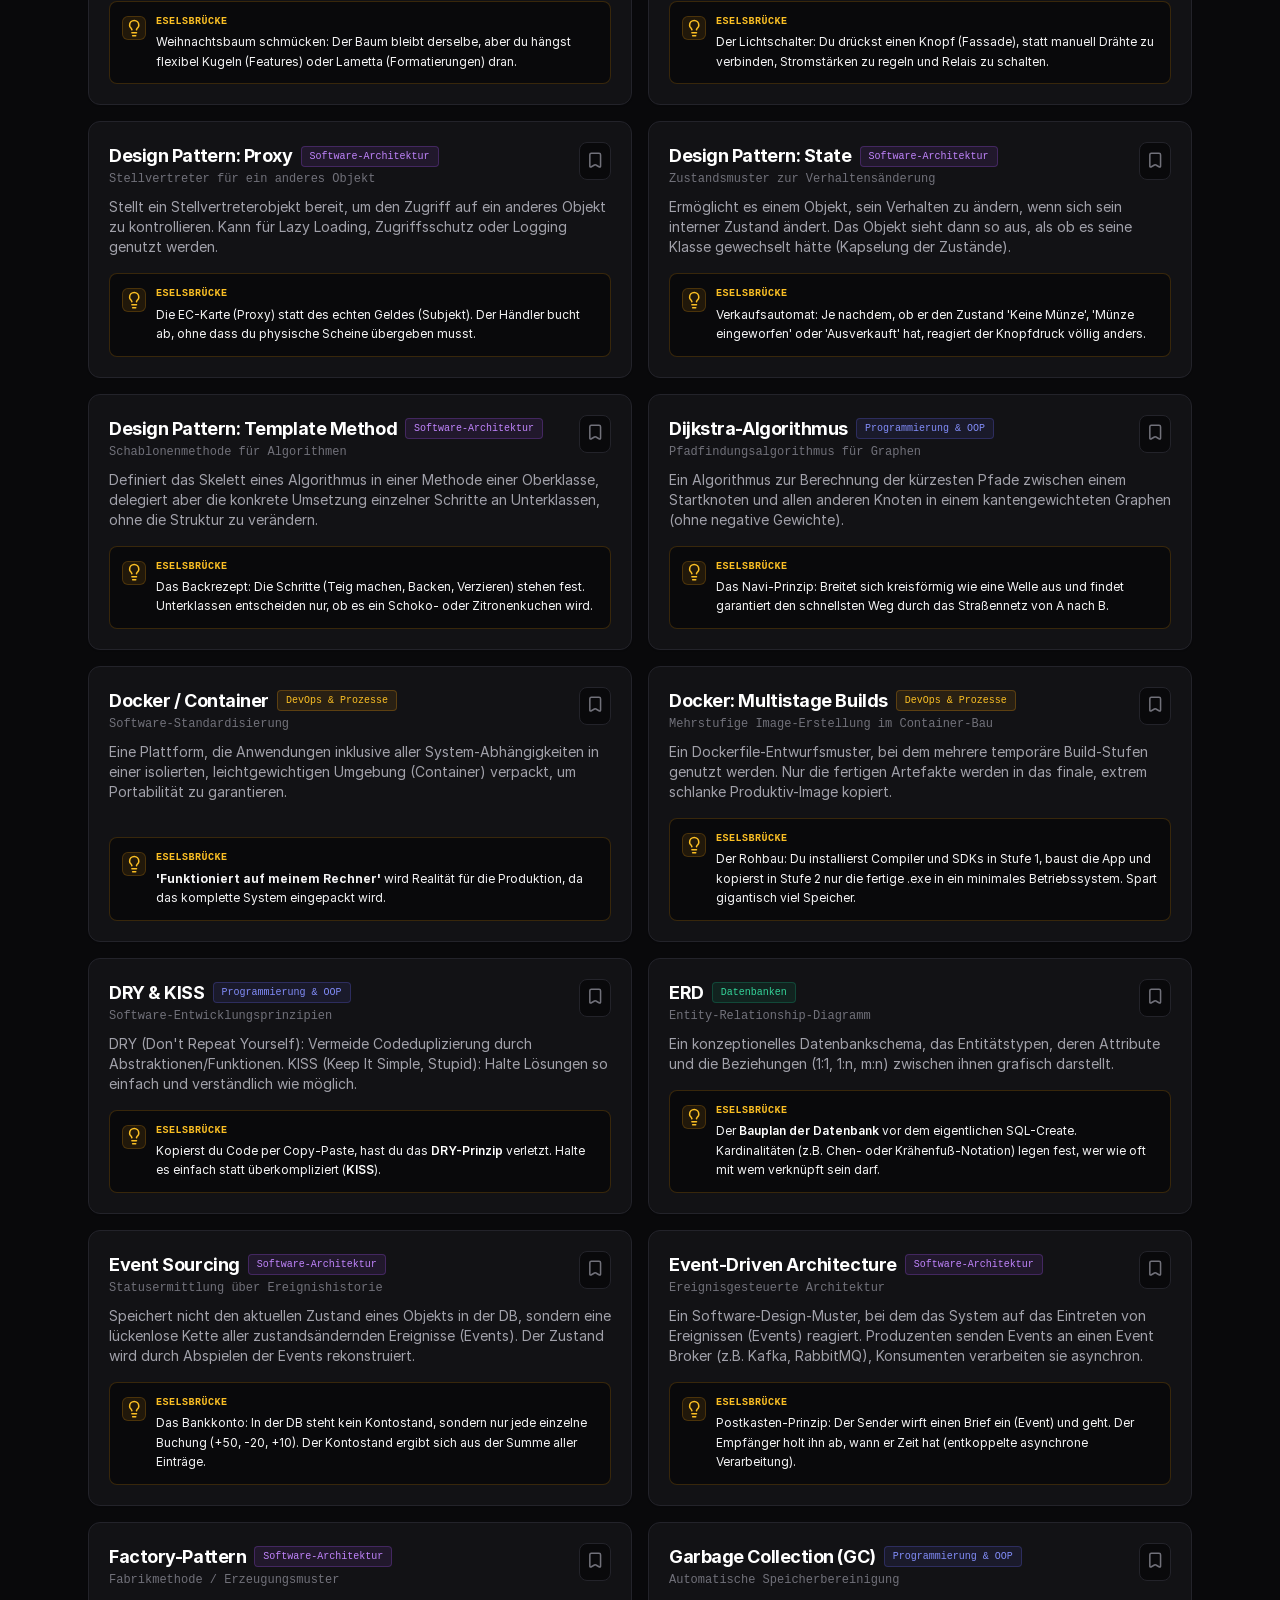
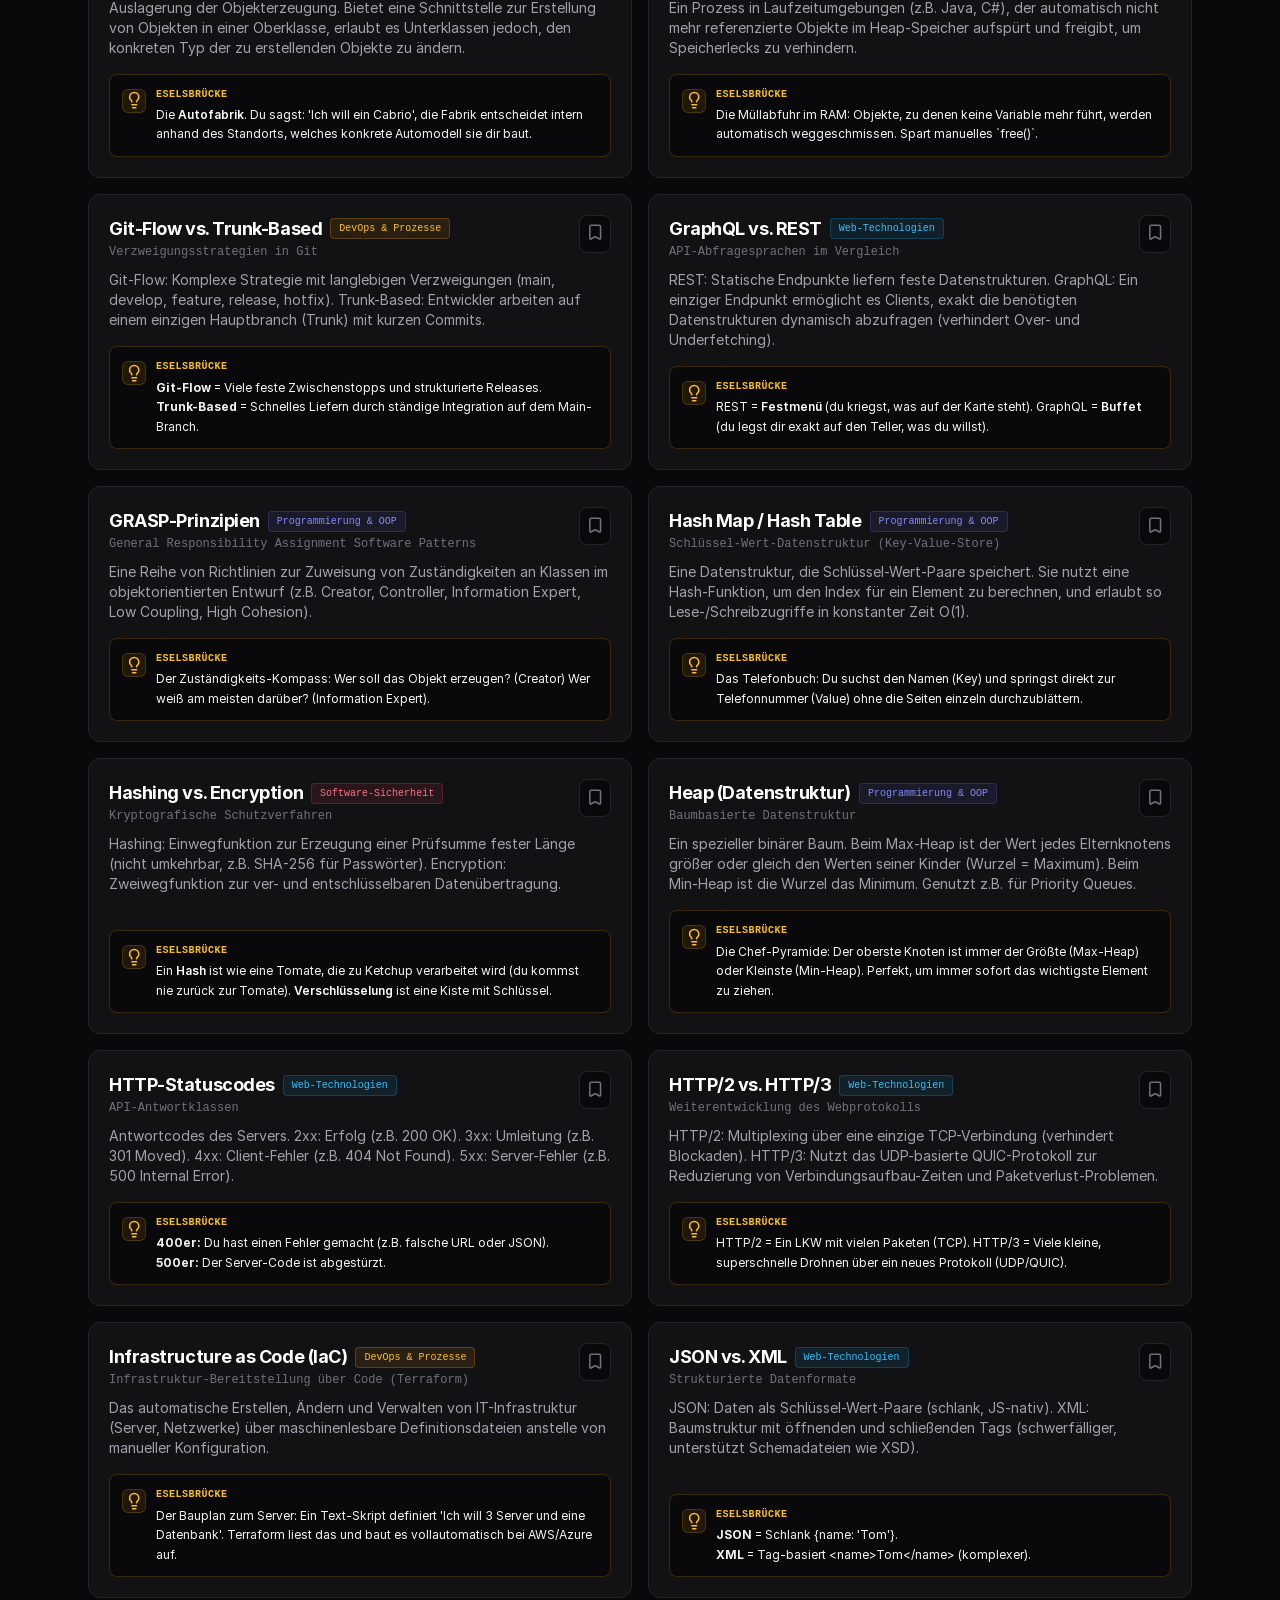
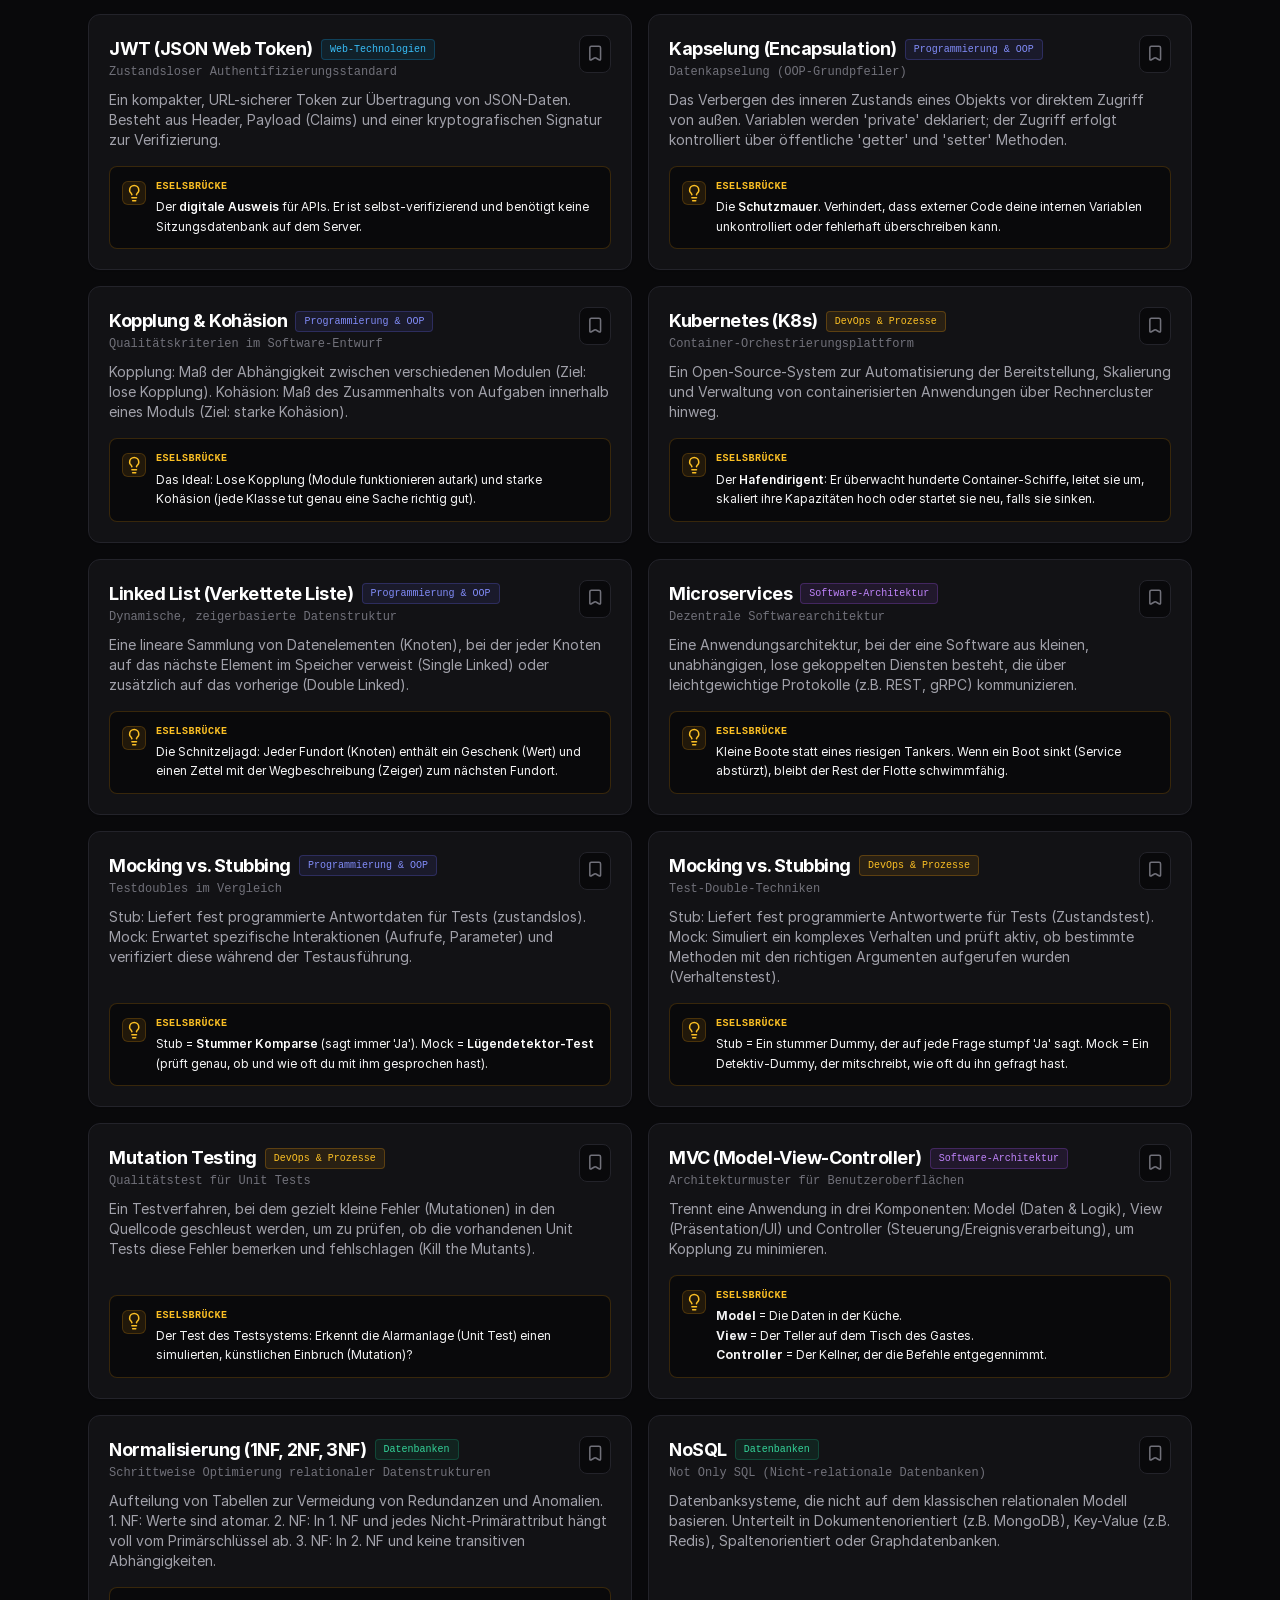
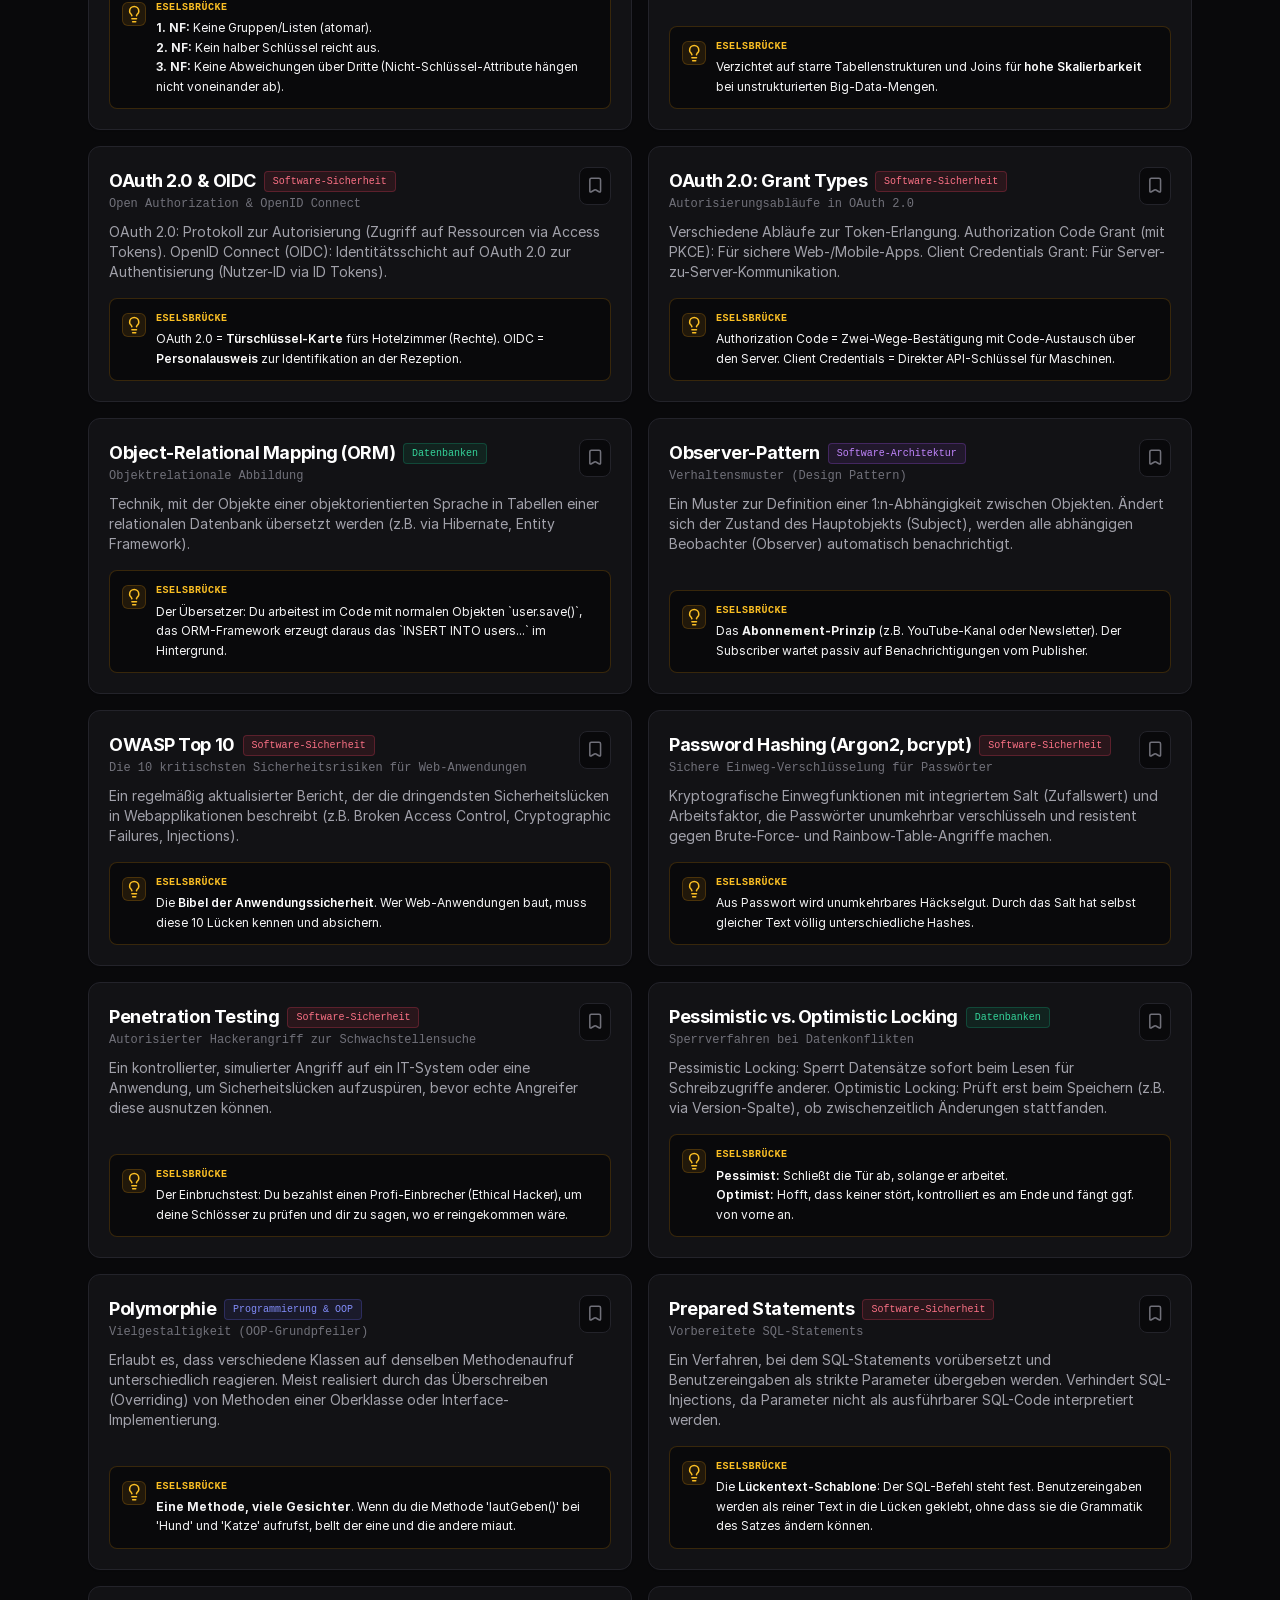
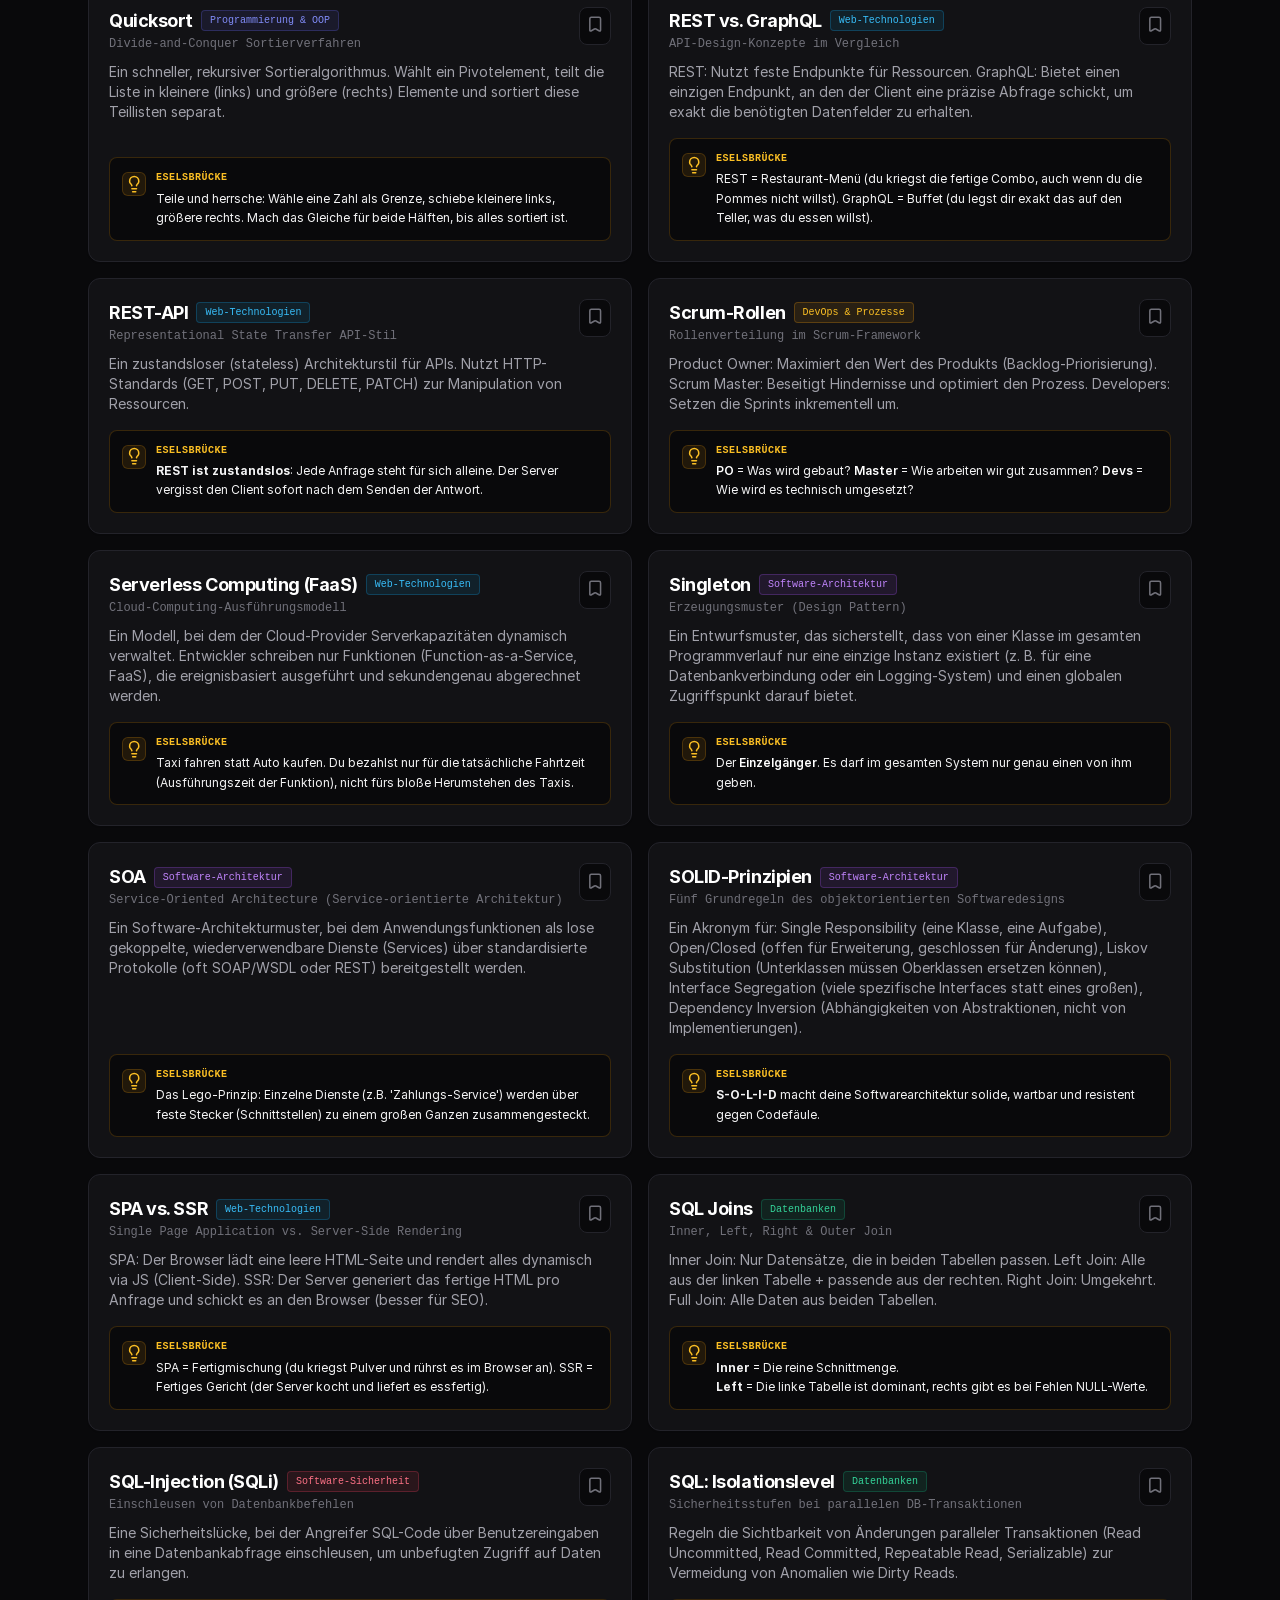
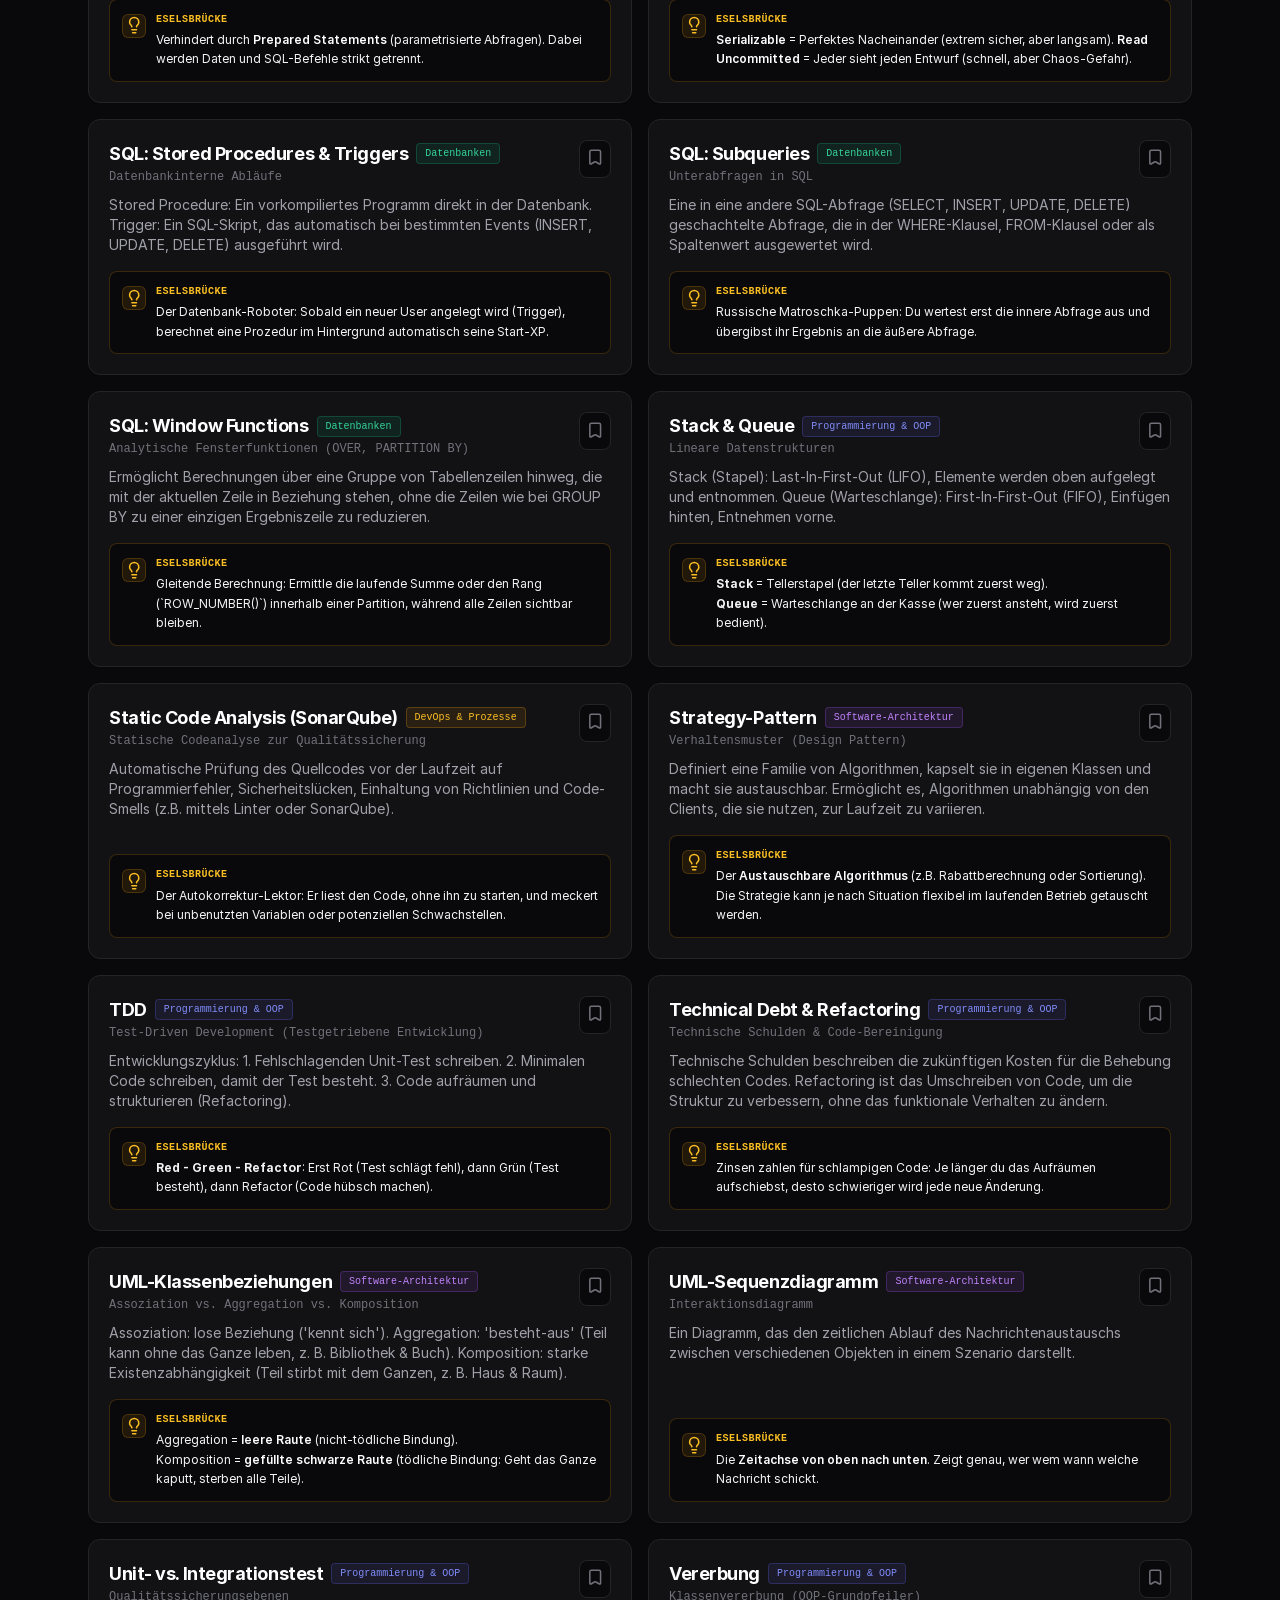
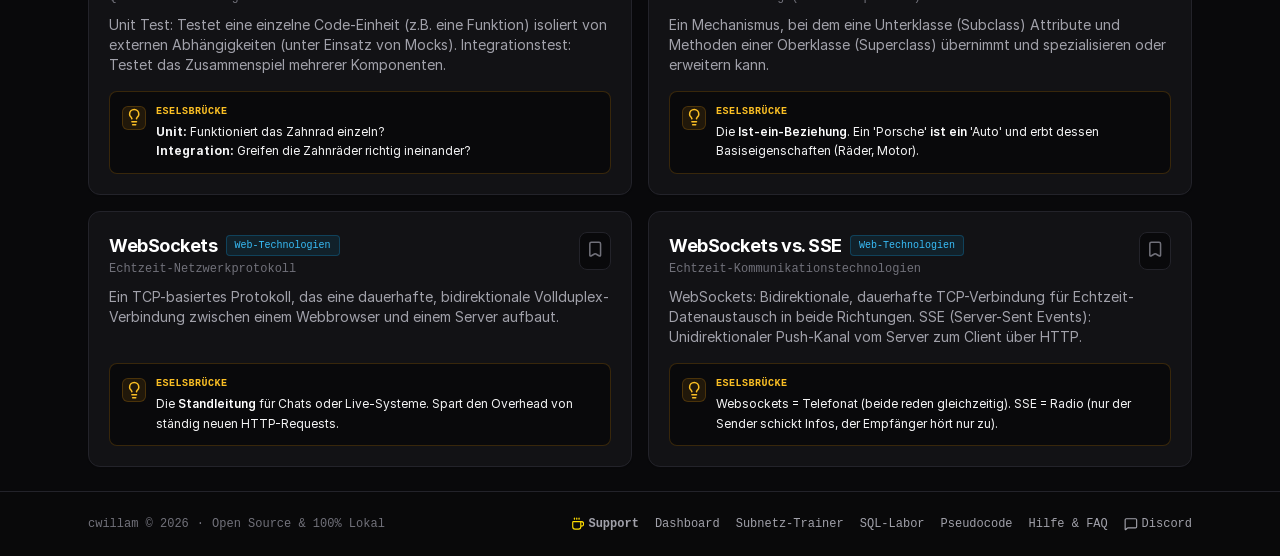
<file: glossar.html>
<!doctype html>
<html lang="de" class="dark">
  <head>
    <meta charset="UTF-8" />
    <meta name="viewport" content="width=device-width, initial-scale=1.0" />
    <title>Fach-Glossar &amp; Eselsbrücken | AP2 FIAE Tracker</title>
    <link rel="canonical" href="https://ap2.cwillam.de/glossar.html" />

    <!-- PWA Meta Tags -->
    <link rel="manifest" href="manifest.json" />
    <link rel="apple-touch-icon" href="favicon.svg" />
    <meta name="apple-mobile-web-app-capable" content="yes" />
    <meta
      name="apple-mobile-web-app-status-bar-style"
      content="black-translucent"
    />
    <meta name="theme-color" content="#8b5cf6" />

    <!-- Favicon -->
    <link rel="icon" type="image/svg+xml" href="favicon.svg" />

    <!-- Preload Fonts -->
    <link
      rel="preload"
      href="assets/fonts/Inter-Regular.woff2"
      as="font"
      type="font/woff2"
      crossorigin
    />
    <link
      rel="preload"
      href="assets/fonts/Inter-SemiBold.woff2"
      as="font"
      type="font/woff2"
      crossorigin
    />
    <link
      rel="preload"
      href="assets/fonts/Inter-Bold.woff2"
      as="font"
      type="font/woff2"
      crossorigin
    />

    <!-- Stylesheets -->
    <link rel="stylesheet" href="assets/css/style.css?v=3.1.5" />

    <!-- Tailwind Configuration -->
    <script src="assets/js/tailwind.js?v=3.1.5"></script>
    <script>
      tailwind.config = {
        darkMode: "class",
        theme: {
          extend: {
            fontFamily: {
              sans: [
                "Inter",
                "system-ui",
                "-apple-system",
                "BlinkMacSystemFont",
                "Segoe UI",
                "Roboto",
                "sans-serif",
              ],
              mono: [
                "ui-monospace",
                "SFMono-Regular",
                "JetBrains Mono",
                "Menlo",
                "Monaco",
                "Consolas",
                "monospace",
              ],
            },
            colors: {
              dark: {
                bg: "#09090b",
                card: "#121215",
                "card-hover": "#18181d",
                border: "#23232a",
                "border-subtle": "#191920",
                strong: "#383842",
                text: "#f4f4f5",
                muted: "#a1a1aa",
                dim: "#71717a",
                accent: "#8b5cf6",
                "accent-hover": "#7c3aed",
                "accent-dim": "rgba(139, 92, 246, 0.12)",
                success: "#10b981",
                "success-dim": "rgba(16, 185, 129, 0.12)",
                warning: "#f59e0b",
                "warning-dim": "rgba(245, 158, 11, 0.12)",
                danger: "#ef4444",
                "danger-dim": "rgba(239, 68, 68, 0.12)",
              },
            },
          },
        },
      };
    </script>
  </head>
  <body class="bg-dark-bg text-dark-text min-h-screen flex flex-col font-sans selection:bg-dark-accent selection:text-white">
    <!-- Header -->
    <header class="w-full border-b border-dark-border bg-dark-bg/85 backdrop-blur-md sticky top-0 z-50">
      <div class="max-w-6xl mx-auto px-4 sm:px-6 h-16 flex items-center justify-between gap-4">
        <!-- Left: Back link & Title -->
        <a href="index.html" class="flex items-center gap-3 group shrink-0">
          <div class="w-8 h-8 rounded-lg bg-dark-card border border-dark-border flex items-center justify-center text-dark-muted group-hover:text-white group-hover:border-dark-accent transition-all">
            <i data-lucide="arrow-left" class="w-4 h-4"></i>
          </div>
          <div class="flex items-center gap-2">
            <span class="kbd-cap bg-purple-600/15 border-purple-500/40 text-purple-400 font-bold px-2 py-0.5 text-xs">AP2</span>
            <div class="flex flex-col">
              <span class="font-bold text-sm tracking-tight text-white group-hover:text-purple-400 transition-colors">
                Fach-Glossar
              </span>
              <span class="text-[10px] font-mono text-dark-dim leading-none hidden sm:block">FIAE Begriffe &amp; Eselsbrücken</span>
            </div>
          </div>
        </a>

        <!-- Right: Tools, Term Count Badge, Support & Discord -->
        <div class="flex items-center gap-2 sm:gap-3">
          <!-- Quick Tools Switcher -->
          <div class="hidden lg:flex items-center gap-1.5 border-r border-dark-border pr-3 mr-1">
            <a href="index.html" class="px-2.5 py-1.5 rounded-lg text-xs font-mono text-dark-muted hover:text-white hover:bg-dark-card transition-colors flex items-center gap-1.5" title="Dashboard">
              <i data-lucide="layout-dashboard" class="w-3.5 h-3.5 text-purple-400"></i>
              <span>Dashboard</span>
            </a>
            <a href="subnet.html" class="px-2.5 py-1.5 rounded-lg text-xs font-mono text-dark-muted hover:text-white hover:bg-dark-card transition-colors flex items-center gap-1.5" title="Subnetz-Trainer">
              <i data-lucide="network" class="w-3.5 h-3.5 text-blue-400"></i>
              <span>Subnetz</span>
            </a>
            <a href="sql.html" class="px-2.5 py-1.5 rounded-lg text-xs font-mono text-dark-muted hover:text-white hover:bg-dark-card transition-colors flex items-center gap-1.5" title="SQL-Labor">
              <i data-lucide="database" class="w-3.5 h-3.5 text-emerald-400"></i>
              <span>SQL</span>
            </a>
            <a href="pseudocode.html" class="px-2.5 py-1.5 rounded-lg text-xs font-mono text-dark-muted hover:text-white hover:bg-dark-card transition-colors flex items-center gap-1.5" title="Pseudocode-Labor">
              <i data-lucide="code" class="w-3.5 h-3.5 text-purple-400"></i>
              <span>Pseudocode</span>
            </a>
            <a href="help.html" class="px-2.5 py-1.5 rounded-lg text-xs font-mono text-dark-muted hover:text-white hover:bg-dark-card transition-colors flex items-center gap-1.5" title="Hilfe &amp; FAQ">
              <i data-lucide="help-circle" class="w-3.5 h-3.5 text-sky-400"></i>
              <span>Hilfe</span>
            </a>
          </div>

          <!-- Total Count Badge -->
          <div class="hidden sm:flex font-mono text-xs font-bold text-dark-muted items-center gap-1.5 px-2.5 py-1 rounded-md border border-dark-border bg-dark-card">
            <i data-lucide="book-open" class="w-3.5 h-3.5 text-purple-400"></i>
            <span id="totalTermsBadge" class="text-white">100 Begriffe</span>
          </div>

          <!-- Support Button -->
          <button
            type="button"
            onclick="openSupportModal()"
            class="px-2.5 py-1.5 rounded-lg border border-dark-border hover:border-[#FFDD00]/40 bg-dark-card hover:bg-[#FFDD00]/10 text-dark-muted hover:text-[#FFDD00] transition-all text-xs flex items-center gap-1.5 shrink-0"
            title="Support / Projekt unterstützen"
          >
            <i data-lucide="coffee" class="w-4 h-4 text-[#FFDD00]"></i>
            <span class="hidden sm:inline font-mono text-[11px] font-medium">Support</span>
          </button>

          <!-- Discord -->
          <a
            href="https://discord.gg/5BM5YJadDs"
            target="_blank"
            rel="noopener"
            class="px-2.5 py-1.5 rounded-lg border border-dark-border hover:border-[#5865F2]/50 bg-dark-card hover:bg-[#5865F2]/10 text-dark-muted hover:text-white transition-all text-xs flex items-center gap-1.5 shrink-0"
            title="Discord: Lerngruppen &amp; Fragen"
          >
            <i data-lucide="message-square" class="w-4 h-4 text-[#5865F2]"></i>
            <span class="hidden sm:inline font-mono text-[11px]">Discord</span>
          </a>
        </div>
      </div>
    </header>

    <!-- Main Workspace Container -->
    <main class="max-w-6xl mx-auto px-4 sm:px-6 py-6 flex-1 w-full">
      <!-- Hero Workbench Card -->
      <div class="bg-dark-card border border-dark-border rounded-xl p-5 sm:p-6 mb-6">
        <div class="flex flex-col md:flex-row md:items-center justify-between gap-5">
          <div>
            <div class="flex items-center gap-2 text-purple-400 text-xs font-mono mb-2 uppercase tracking-wider">
              <span class="kbd-cap bg-purple-600/15 border-purple-500/30 text-purple-400 px-2 py-0.5 text-[10px]">AP2 FIAE NACHSCHLAGEWERK</span>
              <span>100 Prüfungsbegriffe &amp; Merkhilfen</span>
            </div>
            <h1 class="text-xl sm:text-2xl font-bold text-white tracking-tight">
              Fach-Glossar &amp; Eselsbrücken
            </h1>
            <p class="text-dark-muted text-xs sm:text-sm mt-2 max-w-2xl leading-relaxed">
              Prüfungsrelevante IHK-Entwicklerkonzepte, OOP-Prinzipien, SQL, APIs, Entwurfsmuster und praxiserprobte Merkhilfen für Anwendungsentwickler.
            </p>
          </div>
          <div class="flex items-center gap-3 shrink-0">
            <button
              type="button"
              onclick="glossaryApp.setCategory('favorites')"
              class="px-3.5 py-2 rounded-lg bg-dark-bg border border-dark-border hover:border-dark-dim text-xs font-mono text-dark-muted hover:text-white transition-all flex items-center gap-2"
              title="Nur gemerkte Begriffe anzeigen"
            >
              <i data-lucide="bookmark" class="w-3.5 h-3.5 text-amber-400"></i>
              <span><strong id="savedCountHero" class="text-white">0</strong> gemerkt</span>
            </button>
          </div>
        </div>
      </div>

      <!-- Control & Filter Workbench -->
      <div class="bg-dark-card border border-dark-border rounded-xl p-4 sm:p-5 mb-6 space-y-4">
        <!-- Search bar -->
        <div class="relative w-full">
          <i data-lucide="search" class="absolute left-3.5 top-1/2 -translate-y-1/2 text-dark-dim w-4 h-4 pointer-events-none"></i>
          <input
            type="text"
            id="searchInput"
            placeholder="Begriff, Entwurfsmuster oder Prinzip suchen (z. B. SOLID, Observer, Normalisierung, JWT, REST)..."
            class="w-full pl-10 pr-24 py-2.5 bg-dark-bg border border-dark-border rounded-lg text-dark-text placeholder:text-dark-dim focus:outline-none focus:border-dark-accent transition-all text-xs sm:text-sm font-medium"
          />
          <div class="absolute right-3 top-1/2 -translate-y-1/2 flex items-center gap-1.5">
            <button
              type="button"
              id="clearSearchBtn"
              onclick="glossaryApp.clearSearch()"
              class="hidden text-dark-dim hover:text-white p-1 rounded transition-colors"
              title="Suche leeren"
            >
              <i data-lucide="x" class="w-3.5 h-3.5"></i>
            </button>
            <span class="kbd-cap bg-dark-card border-dark-border text-dark-dim text-[10px] px-1.5 py-0.5 hidden sm:inline-block">/</span>
          </div>
        </div>

        <!-- Mobile Category Select -->
        <div class="block md:hidden">
          <label for="categorySelect" class="block text-[11px] font-mono text-dark-dim mb-1 uppercase tracking-wider">Kategorie filtern</label>
          <div class="relative">
            <select
              id="categorySelect"
              onchange="glossaryApp.setCategory(this.value)"
              class="w-full pl-3 pr-10 py-2 bg-dark-bg border border-dark-border rounded-lg text-dark-text appearance-none focus:outline-none focus:border-dark-accent transition-all text-xs font-medium"
            >
              <option value="all">Alle Kategorien (100)</option>
              <option value="favorites">Gemerkt</option>
              <option value="Software-Architektur">Architektur &amp; UML</option>
              <option value="Datenbanken">Datenbanken</option>
              <option value="Programmierung &amp; OOP">Programmierung &amp; OOP</option>
              <option value="Web-Technologien">Web &amp; APIs</option>
              <option value="Software-Sicherheit">Sicherheit</option>
              <option value="DevOps &amp; Prozesse">DevOps &amp; Prozesse</option>
            </select>
            <div class="absolute inset-y-0 right-0 flex items-center pr-3 pointer-events-none text-dark-dim">
              <i data-lucide="chevron-down" class="w-4 h-4"></i>
            </div>
          </div>
        </div>

        <!-- Desktop Category Chips -->
        <div id="categoryChips" class="hidden md:flex flex-wrap items-center gap-1.5 pt-1 border-t border-dark-border/60 text-xs">
          <button
            type="button"
            onclick="glossaryApp.setCategory('all')"
            data-cat="all"
            class="px-3 py-1.5 rounded-lg bg-dark-accent text-white font-medium shadow-sm transition-all shrink-0 flex items-center gap-1.5"
          >
            Alle (100)
          </button>
          <button
            type="button"
            onclick="glossaryApp.setCategory('favorites')"
            data-cat="favorites"
            class="px-3 py-1.5 rounded-lg bg-dark-bg border border-dark-border text-dark-muted hover:border-dark-dim/60 hover:text-white transition-all shrink-0 flex items-center gap-1.5 font-medium"
          >
            <i data-lucide="bookmark" class="w-3.5 h-3.5 text-amber-400"></i>
            <span>Gemerkt</span>
            <span id="favCountBadge" class="text-[10px] font-mono px-1.5 py-0.2 rounded-full bg-dark-card border border-dark-border text-dark-dim">0</span>
          </button>
          <button
            type="button"
            onclick="glossaryApp.setCategory('Software-Architektur')"
            data-cat="Software-Architektur"
            class="px-3 py-1.5 rounded-lg bg-dark-bg border border-dark-border text-dark-muted hover:border-dark-dim/60 hover:text-white transition-all shrink-0 flex items-center gap-1.5 font-medium"
          >
            Architektur &amp; UML
          </button>
          <button
            type="button"
            onclick="glossaryApp.setCategory('Datenbanken')"
            data-cat="Datenbanken"
            class="px-3 py-1.5 rounded-lg bg-dark-bg border border-dark-border text-dark-muted hover:border-dark-dim/60 hover:text-white transition-all shrink-0 flex items-center gap-1.5 font-medium"
          >
            Datenbanken
          </button>
          <button
            type="button"
            onclick="glossaryApp.setCategory('Programmierung &amp; OOP')"
            data-cat="Programmierung &amp; OOP"
            class="px-3 py-1.5 rounded-lg bg-dark-bg border border-dark-border text-dark-muted hover:border-dark-dim/60 hover:text-white transition-all shrink-0 flex items-center gap-1.5 font-medium"
          >
            Programmierung &amp; OOP
          </button>
          <button
            type="button"
            onclick="glossaryApp.setCategory('Web-Technologien')"
            data-cat="Web-Technologien"
            class="px-3 py-1.5 rounded-lg bg-dark-bg border border-dark-border text-dark-muted hover:border-dark-dim/60 hover:text-white transition-all shrink-0 flex items-center gap-1.5 font-medium"
          >
            Web &amp; APIs
          </button>
          <button
            type="button"
            onclick="glossaryApp.setCategory('Software-Sicherheit')"
            data-cat="Software-Sicherheit"
            class="px-3 py-1.5 rounded-lg bg-dark-bg border border-dark-border text-dark-muted hover:border-dark-dim/60 hover:text-white transition-all shrink-0 flex items-center gap-1.5 font-medium"
          >
            Sicherheit
          </button>
          <button
            type="button"
            onclick="glossaryApp.setCategory('DevOps &amp; Prozesse')"
            data-cat="DevOps &amp; Prozesse"
            class="px-3 py-1.5 rounded-lg bg-dark-bg border border-dark-border text-dark-muted hover:border-dark-dim/60 hover:text-white transition-all shrink-0 flex items-center gap-1.5 font-medium"
          >
            DevOps &amp; Prozesse
          </button>
        </div>

        <!-- Alphabet A-Z Filter -->
        <div id="alphabetFilter" class="pt-3 border-t border-dark-border/60 flex flex-wrap items-center justify-center gap-1 text-xs font-mono">
          <!-- Dynamically populated -->
        </div>
      </div>

      <!-- Stats & Reset Bar -->
      <div class="flex items-center justify-between mb-4 px-1 text-xs font-mono text-dark-dim">
        <span id="statsText">Lade Begriffe...</span>
        <button
          type="button"
          onclick="glossaryApp.resetFilters()"
          class="text-purple-400 hover:text-purple-300 hover:underline transition-colors flex items-center gap-1"
        >
          <i data-lucide="rotate-ccw" class="w-3 h-3"></i>
          <span>Filter zurücksetzen</span>
        </button>
      </div>

      <!-- Cards Grid -->
      <div id="termsContainer" class="grid grid-cols-1 md:grid-cols-2 gap-4">
        <!-- Cards injected dynamically by JS -->
      </div>

      <!-- Empty State -->
      <div id="emptyState" class="hidden flex flex-col items-center justify-center text-center py-16 bg-dark-card border border-dark-border border-dashed rounded-xl p-6">
        <div class="w-12 h-12 rounded-xl bg-dark-bg border border-dark-border flex items-center justify-center text-dark-dim mb-3">
          <i data-lucide="search-x" class="w-6 h-6"></i>
        </div>
        <h3 class="text-base font-bold text-white mb-1">Keine Einträge gefunden</h3>
        <p class="text-xs text-dark-muted max-w-sm mb-4">
          Probier einen anderen Suchbegriff oder setze die Filter zurück.
        </p>
        <button
          type="button"
          onclick="glossaryApp.resetFilters()"
          class="px-4 py-2 bg-dark-accent hover:bg-dark-accent-hover text-white text-xs font-semibold rounded-lg shadow-sm transition-colors"
        >
          Alle Filter zurücksetzen
        </button>
      </div>
    </main>

    <!-- Footer -->
    <footer class="border-t border-dark-border mt-auto bg-dark-bg/60 text-xs text-dark-dim font-mono">
      <div class="max-w-6xl mx-auto px-4 sm:px-6 py-6 flex flex-col sm:flex-row items-center justify-between gap-4">
        <div class="flex items-center gap-2">
          <span>cwillam © 2026</span>
          <span>·</span>
          <span>Open Source &amp; 100% Lokal</span>
        </div>
        <div class="flex items-center gap-4 flex-wrap justify-center text-dark-muted">
          <button onclick="openSupportModal()" class="hover:text-[#FFDD00] transition-colors flex items-center gap-1 font-bold">
            <i data-lucide="coffee" class="w-3.5 h-3.5 text-[#FFDD00]"></i> Support
          </button>
          <a href="index.html" class="hover:text-white transition-colors">Dashboard</a>
          <a href="subnet.html" class="hover:text-white transition-colors">Subnetz-Trainer</a>
          <a href="sql.html" class="hover:text-white transition-colors">SQL-Labor</a>
          <a href="pseudocode.html" class="hover:text-white transition-colors">Pseudocode</a>
          <a href="help.html" class="hover:text-white transition-colors">Hilfe &amp; FAQ</a>
          <a href="https://discord.gg/5BM5YJadDs" target="_blank" rel="noopener" class="hover:text-[#5865F2] transition-colors flex items-center gap-1">
            <i data-lucide="message-square" class="w-3.5 h-3.5"></i> Discord
          </a>
        </div>
      </div>
    </footer>

    <!-- Standardized Support Modal -->
    <div
      id="supportModal"
      class="fixed inset-0 z-50 bg-black/85 backdrop-blur-sm hidden flex items-center justify-center p-4"
      onclick="if(event.target === this) closeSupportModal()"
    >
      <div class="w-full max-w-md bg-dark-card border border-dark-border rounded-2xl p-6 shadow-2xl space-y-4 relative">
        <div class="flex items-center justify-between pb-3 border-b border-dark-border">
          <div class="flex items-center gap-2.5">
            <div class="w-8 h-8 rounded-lg bg-[#FFDD00]/15 border border-[#FFDD00]/30 flex items-center justify-center text-[#FFDD00]">
              <i data-lucide="coffee" class="w-4 h-4"></i>
            </div>
            <div>
              <h3 class="font-bold text-base text-white leading-tight">Projekt unterstützen</h3>
              <span class="text-[10px] font-mono text-dark-dim leading-none">Freiwillig &amp; 100% werbefrei</span>
            </div>
          </div>
          <button
            onclick="closeSupportModal()"
            class="w-8 h-8 rounded-lg border border-dark-border hover:border-dark-border/80 bg-dark-bg hover:bg-dark-border/40 text-dark-muted hover:text-white transition-all flex items-center justify-center"
            title="Schließen"
            aria-label="Modal schließen"
          >
            <i data-lucide="x" class="w-4 h-4"></i>
          </button>
        </div>
        <p class="text-xs text-dark-muted leading-relaxed">
          Die Tracker sind komplett kostenlos, werbefrei und quelloffen. Wenn dir das Tool bei der Prüfungsvorbereitung hilft, freue ich mich riesig über einen Kaffee!
        </p>
        <div class="flex flex-col gap-3 pt-1">
          <!-- PayPal Button -->
          <a
            href="https://www.paypal.com/paypalme/parablepanorama"
            target="_blank"
            rel="noopener"
            class="flex items-center justify-between p-3.5 rounded-xl bg-[#0070BA]/10 border border-[#0070BA]/30 hover:border-[#0070BA]/60 hover:bg-[#0070BA]/20 transition-all group"
          >
            <div class="flex items-center gap-3">
              <div class="w-9 h-9 rounded-lg bg-[#0070BA]/20 flex items-center justify-center text-[#0079C1] group-hover:scale-105 transition-transform">
                <i data-lucide="wallet" class="w-4 h-4"></i>
              </div>
              <div class="flex flex-col text-left">
                <span class="font-bold text-white text-xs">PayPal</span>
                <span class="text-[10px] text-dark-muted font-mono">paypal.me/parablepanorama · Schnell &amp; unkompliziert</span>
              </div>
            </div>
            <i data-lucide="chevron-right" class="w-4 h-4 text-dark-muted group-hover:translate-x-0.5 transition-transform"></i>
          </a>

          <!-- Buy Me A Coffee Button -->
          <a
            href="https://buymeacoffee.com/cwillam"
            target="_blank"
            rel="noopener"
            class="flex items-center justify-between p-3.5 rounded-xl bg-[#FFDD00]/10 border border-[#FFDD00]/30 hover:border-[#FFDD00]/60 hover:bg-[#FFDD00]/20 transition-all group"
          >
            <div class="flex items-center gap-3">
              <div class="w-9 h-9 rounded-lg bg-[#FFDD00]/20 flex items-center justify-center text-[#FFDD00] group-hover:scale-105 transition-transform">
                <i data-lucide="coffee" class="w-4 h-4"></i>
              </div>
              <div class="flex flex-col text-left">
                <span class="font-bold text-white text-xs">Buy Me a Coffee</span>
                <span class="text-[10px] text-dark-muted font-mono">buymeacoffee.com/cwillam · Einmalig spenden</span>
              </div>
            </div>
            <i data-lucide="chevron-right" class="w-4 h-4 text-dark-muted group-hover:translate-x-0.5 transition-transform"></i>
          </a>
        </div>
        <div class="pt-2 border-t border-dark-border/60 flex items-center justify-center gap-1.5 text-[11px] font-mono text-dark-dim">
          <i data-lucide="shield-check" class="w-3.5 h-3.5 text-emerald-400"></i>
          <span>Sichere Weiterleitung · Keine Datenübertragung</span>
        </div>
      </div>
    </div>

    <!-- Lucide icons -->
    <script src="assets/js/lucide.min.js?v=3.1.5"></script>

    <!-- Support Modal Helpers -->
    <script>
      function openSupportModal() {
        const modal = document.getElementById("supportModal");
        if (modal) {
          modal.classList.remove("hidden");
          if (window.lucide) lucide.createIcons();
        }
      }

      function closeSupportModal() {
        const modal = document.getElementById("supportModal");
        if (modal) modal.classList.add("hidden");
      }

      document.addEventListener("keydown", (e) => {
        if (e.key === "Escape") closeSupportModal();
      });
    </script>

    <!-- Glossary App Logic -->
    <script>
      const glossaryData = [
        {
          id: "solid",
          term: "SOLID-Prinzipien",
          long: "Fünf Grundregeln des objektorientierten Softwaredesigns",
          category: "Software-Architektur",
          definition: "Ein Akronym für: Single Responsibility (eine Klasse, eine Aufgabe), Open/Closed (offen für Erweiterung, geschlossen für Änderung), Liskov Substitution (Unterklassen müssen Oberklassen ersetzen können), Interface Segregation (viele spezifische Interfaces statt eines großen), Dependency Inversion (Abhängigkeiten von Abstraktionen, nicht von Implementierungen).",
          mnemonic: "<strong>S-O-L-I-D</strong> macht deine Softwarearchitektur solide, wartbar und resistent gegen Codefäule."
        },
        {
          id: "singleton",
          term: "Singleton",
          long: "Erzeugungsmuster (Design Pattern)",
          category: "Software-Architektur",
          definition: "Ein Entwurfsmuster, das sicherstellt, dass von einer Klasse im gesamten Programmverlauf nur eine einzige Instanz existiert (z. B. für eine Datenbankverbindung oder ein Logging-System) und einen globalen Zugriffspunkt darauf bietet.",
          mnemonic: "Der **Einzelgänger**. Es darf im gesamten System nur genau einen von ihm geben."
        },
        {
          id: "observer",
          term: "Observer-Pattern",
          long: "Verhaltensmuster (Design Pattern)",
          category: "Software-Architektur",
          definition: "Ein Muster zur Definition einer 1:n-Abhängigkeit zwischen Objekten. Ändert sich der Zustand des Hauptobjekts (Subject), werden alle abhängigen Beobachter (Observer) automatisch benachrichtigt.",
          mnemonic: "Das <strong>Abonnement-Prinzip</strong> (z.B. YouTube-Kanal oder Newsletter). Der Subscriber wartet passiv auf Benachrichtigungen vom Publisher."
        },
        {
          id: "strategy",
          term: "Strategy-Pattern",
          long: "Verhaltensmuster (Design Pattern)",
          category: "Software-Architektur",
          definition: "Definiert eine Familie von Algorithmen, kapselt sie in eigenen Klassen und macht sie austauschbar. Ermöglicht es, Algorithmen unabhängig von den Clients, die sie nutzen, zur Laufzeit zu variieren.",
          mnemonic: "Der **Austauschbare Algorithmus** (z.B. Rabattberechnung oder Sortierung). Die Strategie kann je nach Situation flexibel im laufenden Betrieb getauscht werden."
        },
        {
          id: "factory",
          term: "Factory-Pattern",
          long: "Fabrikmethode / Erzeugungsmuster",
          category: "Software-Architektur",
          definition: "Auslagerung der Objekterzeugung. Bietet eine Schnittstelle zur Erstellung von Objekten in einer Oberklasse, erlaubt es Unterklassen jedoch, den konkreten Typ der zu erstellenden Objekte zu ändern.",
          mnemonic: "Die **Autofabrik**. Du sagst: 'Ich will ein Cabrio', die Fabrik entscheidet intern anhand des Standorts, welches konkrete Automodell sie dir baut."
        },
        {
          id: "adapter",
          term: "Adapter-Pattern",
          long: "Strukturmuster (Design Pattern)",
          category: "Software-Architektur",
          definition: "Übersetzt die Schnittstelle einer Klasse in eine andere Schnittstelle, die der Client erwartet. Ermöglicht die Zusammenarbeit von Klassen, die wegen inkompatibler Schnittstellen sonst nicht kooperieren könnten.",
          mnemonic: "Der **Reiseadapter**. Er vermittelt zwischen der Steckdose im Ausland (bestehender Code) und deinem heimischen Netzstecker (neuer Client-Code)."
        },
        {
          id: "mvc",
          term: "MVC (Model-View-Controller)",
          long: "Architekturmuster für Benutzeroberflächen",
          category: "Software-Architektur",
          definition: "Trennt eine Anwendung in drei Komponenten: Model (Daten & Logik), View (Präsentation/UI) und Controller (Steuerung/Ereignisverarbeitung), um Kopplung zu minimieren.",
          mnemonic: "<strong>Model</strong> = Die Daten in der Küche.<br><strong>View</strong> = Der Teller auf dem Tisch des Gastes.<br><strong>Controller</strong> = Der Kellner, der die Befehle entgegennimmt."
        },
        {
          id: "uml-klassendiagramm",
          term: "UML-Klassenbeziehungen",
          long: "Assoziation vs. Aggregation vs. Komposition",
          category: "Software-Architektur",
          definition: "Assoziation: lose Beziehung ('kennt sich'). Aggregation: 'besteht-aus' (Teil kann ohne das Ganze leben, z. B. Bibliothek & Buch). Komposition: starke Existenzabhängigkeit (Teil stirbt mit dem Ganzen, z. B. Haus & Raum).",
          mnemonic: "Aggregation = **leere Raute** (nicht-tödliche Bindung).<br>Komposition = **gefüllte schwarze Raute** (tödliche Bindung: Geht das Ganze kaputt, sterben alle Teile)."
        },
        {
          id: "uml-sequenzdiagramm",
          term: "UML-Sequenzdiagramm",
          long: "Interaktionsdiagramm",
          category: "Software-Architektur",
          definition: "Ein Diagramm, das den zeitlichen Ablauf des Nachrichtenaustauschs zwischen verschiedenen Objekten in einem Szenario darstellt.",
          mnemonic: "Die **Zeitachse von oben nach unten**. Zeigt genau, wer wem wann welche Nachricht schickt."
        },
        {
          id: "normalisierung",
          term: "Normalisierung (1NF, 2NF, 3NF)",
          long: "Schrittweise Optimierung relationaler Datenstrukturen",
          category: "Datenbanken",
          definition: "Aufteilung von Tabellen zur Vermeidung von Redundanzen und Anomalien. 1. NF: Werte sind atomar. 2. NF: In 1. NF und jedes Nicht-Primärattribut hängt voll vom Primärschlüssel ab. 3. NF: In 2. NF und keine transitiven Abhängigkeiten.",
          mnemonic: "<strong>1. NF:</strong> Keine Gruppen/Listen (atomar).<br><strong>2. NF:</strong> Kein halber Schlüssel reicht aus.<br><strong>3. NF:</strong> Keine Abweichungen über Dritte (Nicht-Schlüssel-Attribute hängen nicht voneinander ab)."
        },
        {
          id: "acid",
          term: "ACID-Prinzip",
          long: "Transaktionseigenschaften in Datenbanksystemen",
          category: "Datenbanken",
          definition: "Garantiert die Zuverlässigkeit von Datenbanktransaktionen. Atomicity (Atomarität: ganz oder gar nicht), Consistency (Konsistenz), Isolation (Isolation: Transaktionen stören sich nicht), Durability (Dauerhaftigkeit: Daten überleben Abstürze).",
          mnemonic: "<strong>A-C-I-D</strong>: Stell dir einen Geldtransfer vor. Entweder wird das Geld komplett abgebucht UND gutgeschrieben (Atomar) oder der Zustand bleibt unverändert."
        },
        {
          id: "db-index",
          term: "Datenbank-Index",
          long: "Suchbeschleuniger für Tabellen",
          category: "Datenbanken",
          definition: "Eine Datenstruktur (meist B-Baum), die es dem DBMS erlaubt, Zeilen in einer Tabelle extrem schnell zu finden, ohne die gesamte Tabelle sequenziell durchsuchen zu müssen (Full Table Scan).",
          mnemonic: "Das **Stichwortverzeichnis** ganz hinten im Buch. Du musst nicht 500 Seiten lesen, sondern schlägst gezielt das Wort auf der angegebenen Seite nach."
        },
        {
          id: "joins",
          term: "SQL Joins",
          long: "Inner, Left, Right & Outer Join",
          category: "Datenbanken",
          definition: "Inner Join: Nur Datensätze, die in beiden Tabellen passen. Left Join: Alle aus der linken Tabelle + passende aus der rechten. Right Join: Umgekehrt. Full Join: Alle Daten aus beiden Tabellen.",
          mnemonic: "<strong>Inner</strong> = Die reine Schnittmenge.<br><strong>Left</strong> = Die linke Tabelle ist dominant, rechts gibt es bei Fehlen NULL-Werte."
        },
        {
          id: "erd",
          term: "ERD",
          long: "Entity-Relationship-Diagramm",
          category: "Datenbanken",
          definition: "Ein konzeptionelles Datenbankschema, das Entitätstypen, deren Attribute und die Beziehungen (1:1, 1:n, m:n) zwischen ihnen grafisch darstellt.",
          mnemonic: "Der **Bauplan der Datenbank** vor dem eigentlichen SQL-Create. Kardinalitäten (z.B. Chen- oder Krähenfuß-Notation) legen fest, wer wie oft mit wem verknüpft sein darf."
        },
        {
          id: "nosql",
          term: "NoSQL",
          long: "Not Only SQL (Nicht-relationale Datenbanken)",
          category: "Datenbanken",
          definition: "Datenbanksysteme, die nicht auf dem klassischen relationalen Modell basieren. Unterteilt in Dokumentenorientiert (z.B. MongoDB), Key-Value (z.B. Redis), Spaltenorientiert oder Graphdatenbanken.",
          mnemonic: "Verzichtet auf starre Tabellenstrukturen und Joins für **hohe Skalierbarkeit** bei unstrukturierten Big-Data-Mengen."
        },
        {
          id: "big-o",
          term: "Big-O-Notation",
          long: "Laufzeitkomplexität von Algorithmen",
          category: "Programmierung & OOP",
          definition: "Beschreibt die Leistung oder den Speicherbedarf eines Algorithmus im schlimmsten Fall (Worst Case) in Abhängigkeit von der Eingabemenge n (z.B. O(1) konstant, O(n) linear, O(n²) quadratisch).",
          mnemonic: "<strong>O(1)</strong> = Sofort gefunden (unabhängig von der Größe).<br><strong>O(n)</strong> = Du musst n Elemente nacheinander anschauen.<br><strong>O(n²)</strong> = Schlimm! Zwei geschachtelte Schleifen (Wachstum explodiert)."
        },
        {
          id: "polymorphie",
          term: "Polymorphie",
          long: "Vielgestaltigkeit (OOP-Grundpfeiler)",
          category: "Programmierung & OOP",
          definition: "Erlaubt es, dass verschiedene Klassen auf denselben Methodenaufruf unterschiedlich reagieren. Meist realisiert durch das Überschreiben (Overriding) von Methoden einer Oberklasse oder Interface-Implementierung.",
          mnemonic: "<strong>Eine Methode, viele Gesichter</strong>. Wenn du die Methode 'lautGeben()' bei 'Hund' und 'Katze' aufrufst, bellt der eine und die andere miaut."
        },
        {
          id: "kapselung",
          term: "Kapselung (Encapsulation)",
          long: "Datenkapselung (OOP-Grundpfeiler)",
          category: "Programmierung & OOP",
          definition: "Das Verbergen des inneren Zustands eines Objekts vor direktem Zugriff von außen. Variablen werden 'private' deklariert; der Zugriff erfolgt kontrolliert über öffentliche 'getter' und 'setter' Methoden.",
          mnemonic: "Die **Schutzmauer**. Verhindert, dass externer Code deine internen Variablen unkontrolliert oder fehlerhaft überschreiben kann."
        },
        {
          id: "vererbung",
          term: "Vererbung",
          long: "Klassenvererbung (OOP-Grundpfeiler)",
          category: "Programmierung & OOP",
          definition: "Ein Mechanismus, bei dem eine Unterklasse (Subclass) Attribute und Methoden einer Oberklasse (Superclass) übernimmt und spezialisieren oder erweitern kann.",
          mnemonic: "Die **Ist-ein-Beziehung**. Ein 'Porsche' **ist ein** 'Auto' und erbt dessen Basiseigenschaften (Räder, Motor)."
        },
        {
          id: "tdd",
          term: "TDD",
          long: "Test-Driven Development (Testgetriebene Entwicklung)",
          category: "Programmierung & OOP",
          definition: "Entwicklungszyklus: 1. Fehlschlagenden Unit-Test schreiben. 2. Minimalen Code schreiben, damit der Test besteht. 3. Code aufräumen und strukturieren (Refactoring).",
          mnemonic: "<strong>Red - Green - Refactor</strong>: Erst Rot (Test schlägt fehl), dann Grün (Test besteht), dann Refactor (Code hübsch machen)."
        },
        {
          id: "unit-integration-test",
          term: "Unit- vs. Integrationstest",
          long: "Qualitätssicherungsebenen",
          category: "Programmierung & OOP",
          definition: "Unit Test: Testet eine einzelne Code-Einheit (z.B. eine Funktion) isoliert von externen Abhängigkeiten (unter Einsatz von Mocks). Integrationstest: Testet das Zusammenspiel mehrerer Komponenten.",
          mnemonic: "<strong>Unit:</strong> Funktioniert das Zahnrad einzeln? <br><strong>Integration:</strong> Greifen die Zahnräder richtig ineinander?"
        },
        {
          id: "dry-kiss",
          term: "DRY & KISS",
          long: "Software-Entwicklungsprinzipien",
          category: "Programmierung & OOP",
          definition: "DRY (Don't Repeat Yourself): Vermeide Codeduplizierung durch Abstraktionen/Funktionen. KISS (Keep It Simple, Stupid): Halte Lösungen so einfach und verständlich wie möglich.",
          mnemonic: "Kopierst du Code per Copy-Paste, hast du das **DRY-Prinzip** verletzt. Halte es einfach statt überkompliziert (**KISS**)."
        },
        {
          id: "stack-queue",
          term: "Stack & Queue",
          long: "Lineare Datenstrukturen",
          category: "Programmierung & OOP",
          definition: "Stack (Stapel): Last-In-First-Out (LIFO), Elemente werden oben aufgelegt und entnommen. Queue (Warteschlange): First-In-First-Out (FIFO), Einfügen hinten, Entnehmen vorne.",
          mnemonic: "<strong>Stack</strong> = Tellerstapel (der letzte Teller kommt zuerst weg).<br><strong>Queue</strong> = Warteschlange an der Kasse (wer zuerst ansteht, wird zuerst bedient)."
        },
        {
          id: "owasp-top-10",
          term: "OWASP Top 10",
          long: "Die 10 kritischsten Sicherheitsrisiken für Web-Anwendungen",
          category: "Software-Sicherheit",
          definition: "Ein regelmäßig aktualisierter Bericht, der die dringendsten Sicherheitslücken in Webapplikationen beschreibt (z.B. Broken Access Control, Cryptographic Failures, Injections).",
          mnemonic: "Die **Bibel der Anwendungssicherheit**. Wer Web-Anwendungen baut, muss diese 10 Lücken kennen und absichern."
        },
        {
          id: "sql-injection",
          term: "SQL-Injection (SQLi)",
          long: "Einschleusen von Datenbankbefehlen",
          category: "Software-Sicherheit",
          definition: "Eine Sicherheitslücke, bei der Angreifer SQL-Code über Benutzereingaben in eine Datenbankabfrage einschleusen, um unbefugten Zugriff auf Daten zu erlangen.",
          mnemonic: "Verhindert durch **Prepared Statements** (parametrisierte Abfragen). Dabei werden Daten und SQL-Befehle strikt getrennt."
        },
        {
          id: "xss",
          term: "Cross-Site Scripting (XSS)",
          long: "Clientseitige Code-Injektion",
          category: "Software-Sicherheit",
          definition: "Eine Schwachstelle, bei der bösartiger JavaScript-Code in eine vertrauenswürdige Website eingeschleust und im Browser der Besucher ausgeführt wird (reflektiert, persistent oder DOM-basiert).",
          mnemonic: "Der Angreifer zwingt **deinen Browser**, bösartiges Javascript in deinem Sitzungskontext auszuführen (z.B. zum Session-Klau)."
        },
        {
          id: "csrf",
          term: "CSRF",
          long: "Cross-Site Request Forgery (Sitzungsübernahme)",
          category: "Software-Sicherheit",
          definition: "Ein Angriff, bei dem das Opfer unbewusst eine HTTP-Anfrage auf einer Web-Applikation ausführt, bei der es authentifiziert ist (z. B. Geldüberweisung über ein präpariertes Bild).",
          mnemonic: "<strong>Fremde Befehle untergeschoben</strong>: Der Angreifer missbraucht das aktive Login-Cookie deines Browsers für Aktionen im Hintergrund."
        },
        {
          id: "hashing-encryption",
          term: "Hashing vs. Encryption",
          long: "Kryptografische Schutzverfahren",
          category: "Software-Sicherheit",
          definition: "Hashing: Einwegfunktion zur Erzeugung einer Prüfsumme fester Länge (nicht umkehrbar, z.B. SHA-256 für Passwörter). Encryption: Zweiwegfunktion zur ver- und entschlüsselbaren Datenübertragung.",
          mnemonic: "Ein **Hash** ist wie eine Tomate, die zu Ketchup verarbeitet wird (du kommst nie zurück zur Tomate). **Verschlüsselung** ist eine Kiste mit Schlüssel."
        },
        {
          id: "jwt",
          term: "JWT (JSON Web Token)",
          long: "Zustandsloser Authentifizierungsstandard",
          category: "Web-Technologien",
          definition: "Ein kompakter, URL-sicherer Token zur Übertragung von JSON-Daten. Besteht aus Header, Payload (Claims) und einer kryptografischen Signatur zur Verifizierung.",
          mnemonic: "Der **digitale Ausweis** für APIs. Er ist selbst-verifizierend und benötigt keine Sitzungsdatenbank auf dem Server."
        },
        {
          id: "rest-api",
          term: "REST-API",
          long: "Representational State Transfer API-Stil",
          category: "Web-Technologien",
          definition: "Ein zustandsloser (stateless) Architekturstil für APIs. Nutzt HTTP-Standards (GET, POST, PUT, DELETE, PATCH) zur Manipulation von Ressourcen.",
          mnemonic: "<strong>REST ist zustandslos</strong>: Jede Anfrage steht für sich alleine. Der Server vergisst den Client sofort nach dem Senden der Antwort."
        },
        {
          id: "http-statuscodes",
          term: "HTTP-Statuscodes",
          long: "API-Antwortklassen",
          category: "Web-Technologien",
          definition: "Antwortcodes des Servers. 2xx: Erfolg (z.B. 200 OK). 3xx: Umleitung (z.B. 301 Moved). 4xx: Client-Fehler (z.B. 404 Not Found). 5xx: Server-Fehler (z.B. 500 Internal Error).",
          mnemonic: "<strong>400er:</strong> Du hast einen Fehler gemacht (z.B. falsche URL oder JSON).<br><strong>500er:</strong> Der Server-Code ist abgestürzt."
        },
        {
          id: "websockets",
          term: "WebSockets",
          long: "Echtzeit-Netzwerkprotokoll",
          category: "Web-Technologien",
          definition: "Ein TCP-basiertes Protokoll, das eine dauerhafte, bidirektionale Vollduplex-Verbindung zwischen einem Webbrowser und einem Server aufbaut.",
          mnemonic: "Die **Standleitung** für Chats oder Live-Systeme. Spart den Overhead von ständig neuen HTTP-Requests."
        },
        {
          id: "json-xml",
          term: "JSON vs. XML",
          long: "Strukturierte Datenformate",
          category: "Web-Technologien",
          definition: "JSON: Daten als Schlüssel-Wert-Paare (schlank, JS-nativ). XML: Baumstruktur mit öffnenden und schließenden Tags (schwerfälliger, unterstützt Schemadateien wie XSD).",
          mnemonic: "<strong>JSON</strong> = Schlank {name: 'Tom'}.<br><strong>XML</strong> = Tag-basiert &lt;name&gt;Tom&lt;/name&gt; (komplexer)."
        },
        {
          id: "docker",
          term: "Docker / Container",
          long: "Software-Standardisierung",
          category: "DevOps & Prozesse",
          definition: "Eine Plattform, die Anwendungen inklusive aller System-Abhängigkeiten in einer isolierten, leichtgewichtigen Umgebung (Container) verpackt, um Portabilität zu garantieren.",
          mnemonic: "<strong>'Funktioniert auf meinem Rechner'</strong> wird Realität für die Produktion, da das komplette System eingepackt wird."
        },
        {
          id: "ci-cd",
          term: "CI/CD-Pipeline",
          long: "Continuous Integration & Deployment",
          category: "DevOps & Prozesse",
          definition: "Der Prozess der automatisierten Zusammenführung von Code (Integration) und der anschließenden Bereitstellung (Deployment) nach erfolgreichen Security- und Unit-Tests.",
          mnemonic: "Das **Fließband der Softwareentwicklung**. Verhindert, dass kaputter oder ungetesteter Code auf die Server gelangt."
        },
        {
          id: "git-flow",
          term: "Git-Flow vs. Trunk-Based",
          long: "Verzweigungsstrategien in Git",
          category: "DevOps & Prozesse",
          definition: "Git-Flow: Komplexe Strategie mit langlebigen Verzweigungen (main, develop, feature, release, hotfix). Trunk-Based: Entwickler arbeiten auf einem einzigen Hauptbranch (Trunk) mit kurzen Commits.",
          mnemonic: "<strong>Git-Flow</strong> = Viele feste Zwischenstopps und strukturierte Releases.<br><strong>Trunk-Based</strong> = Schnelles Liefern durch ständige Integration auf dem Main-Branch."
        },
        {
          id: "technical-debt",
          term: "Technical Debt & Refactoring",
          long: "Technische Schulden & Code-Bereinigung",
          category: "Programmierung & OOP",
          definition: "Technische Schulden beschreiben die zukünftigen Kosten für die Behebung schlechten Codes. Refactoring ist das Umschreiben von Code, um die Struktur zu verbessern, ohne das funktionale Verhalten zu ändern.",
          mnemonic: "Zinsen zahlen für schlampigen Code: Je länger du das Aufräumen aufschiebst, desto schwieriger wird jede neue Änderung."
        },
        {
          id: "dependency-injection",
          term: "Dependency Injection (DI)",
          long: "Abhängigkeitsinjektion",
          category: "Programmierung & OOP",
          definition: "Ein Entwurfsmuster, bei dem Abhängigkeiten eines Objekts von außen (z.B. durch ein Framework) hineingereicht statt intern erzeugt werden. Fördert die lose Kopplung und Testbarkeit.",
          mnemonic: "Bau dein Auto nicht um einen festen Motor herum. Gib dem Auto-Konstruktor den Motor als Schnittstelle mit – so kannst du ihn leicht austauschen (oder simulieren)."
        },
        {
          id: "cap-theorem",
          term: "CAP-Theorem",
          long: "Consistency, Availability, Partition Tolerance",
          category: "Datenbanken",
          definition: "Besagt, dass verteilte Datenspeicher maximal zwei von drei Garantien gleichzeitig bieten können: Konsistenz (Consistency), Verfügbarkeit (Availability) und Ausfalltoleranz (Partition Tolerance).",
          mnemonic: "Pick Any Two: Bei Netzwerkfehlern (P) musst du dich entscheiden, ob die Datenbank offline geht (A opfern) oder veraltete Daten anzeigt (C opfern)."
        },
        {
          id: "locking-db",
          term: "Pessimistic vs. Optimistic Locking",
          long: "Sperrverfahren bei Datenkonflikten",
          category: "Datenbanken",
          definition: "Pessimistic Locking: Sperrt Datensätze sofort beim Lesen für Schreibzugriffe anderer. Optimistic Locking: Prüft erst beim Speichern (z.B. via Version-Spalte), ob zwischenzeitlich Änderungen stattfanden.",
          mnemonic: "**Pessimist:** Schließt die Tür ab, solange er arbeitet.<br>**Optimist:** Hofft, dass keiner stört, kontrolliert es am Ende und fängt ggf. von vorne an."
        },
        {
          id: "oauth2-oidc",
          term: "OAuth 2.0 & OIDC",
          long: "Open Authorization & OpenID Connect",
          category: "Software-Sicherheit",
          definition: "OAuth 2.0: Protokoll zur Autorisierung (Zugriff auf Ressourcen via Access Tokens). OpenID Connect (OIDC): Identitätsschicht auf OAuth 2.0 zur Authentisierung (Nutzer-ID via ID Tokens).",
          mnemonic: "OAuth 2.0 = **Türschlüssel-Karte** fürs Hotelzimmer (Rechte). OIDC = **Personalausweis** zur Identifikation an der Rezeption."
        },
        {
          id: "cors",
          term: "CORS",
          long: "Cross-Origin Resource Sharing",
          category: "Web-Technologien",
          definition: "Ein Sicherheitsmechanismus in Browsern. Er erlaubt oder verbietet HTTP-Requests einer Webseite auf eine andere Domain (Origin), gesteuert durch spezielle HTTP-Header des Zielservers.",
          mnemonic: "Grenzkontrolle im Browser: Der Server entscheidet im Response-Header `Access-Control-Allow-Origin`, welche fremden Webseiten seine APIs abfragen dürfen."
        },
        {
          id: "microservices",
          term: "Microservices",
          long: "Dezentrale Softwarearchitektur",
          category: "Software-Architektur",
          definition: "Eine Anwendungsarchitektur, bei der eine Software aus kleinen, unabhängigen, lose gekoppelten Diensten besteht, die über leichtgewichtige Protokolle (z.B. REST, gRPC) kommunizieren.",
          mnemonic: "Kleine Boote statt eines riesigen Tankers. Wenn ein Boot sinkt (Service abstürzt), bleibt der Rest der Flotte schwimmfähig."
        },
        {
          id: "graphql",
          term: "GraphQL vs. REST",
          long: "API-Abfragesprachen im Vergleich",
          category: "Web-Technologien",
          definition: "REST: Statische Endpunkte liefern feste Datenstrukturen. GraphQL: Ein einziger Endpunkt ermöglicht es Clients, exakt die benötigten Datenstrukturen dynamisch abzufragen (verhindert Over- und Underfetching).",
          mnemonic: "REST = **Festmenü** (du kriegst, was auf der Karte steht). GraphQL = **Buffet** (du legst dir exakt auf den Teller, was du willst)."
        },
        {
          id: "subqueries-sql",
          term: "SQL: Subqueries",
          long: "Unterabfragen in SQL",
          category: "Datenbanken",
          definition: "Eine in eine andere SQL-Abfrage (SELECT, INSERT, UPDATE, DELETE) geschachtelte Abfrage, die in der WHERE-Klausel, FROM-Klausel oder als Spaltenwert ausgewertet wird.",
          mnemonic: "Russische Matroschka-Puppen: Du wertest erst die innere Abfrage aus und übergibst ihr Ergebnis an die äußere Abfrage."
        },
        {
          id: "scout-rule",
          term: "Boy Scout Rule (Pfadfinder-Regel)",
          long: "Clean-Code-Prinzip",
          category: "Programmierung & OOP",
          definition: "Hinterlasse den Code immer in einem besseren Zustand, als du ihn vorgefunden hast (z.B. durch Entfernen von ungenutzten Variablen oder Optimieren kleiner Formatierungen).",
          mnemonic: "Den Campingplatz sauberer verlassen, als man ihn betreten hat. So verrottet eine Codebasis über die Jahre nicht."
        },
        {
          id: "event-driven",
          term: "Event-Driven Architecture",
          long: "Ereignisgesteuerte Architektur",
          category: "Software-Architektur",
          definition: "Ein Software-Design-Muster, bei dem das System auf das Eintreten von Ereignissen (Events) reagiert. Produzenten senden Events an einen Event Broker (z.B. Kafka, RabbitMQ), Konsumenten verarbeiten sie asynchron.",
          mnemonic: "Postkasten-Prinzip: Der Sender wirft einen Brief ein (Event) und geht. Der Empfänger holt ihn ab, wann er Zeit hat (entkoppelte asynchrone Verarbeitung)."
        },
        {
          id: "scrum-roles",
          term: "Scrum-Rollen",
          long: "Rollenverteilung im Scrum-Framework",
          category: "DevOps & Prozesse",
          definition: "Product Owner: Maximiert den Wert des Produkts (Backlog-Priorisierung). Scrum Master: Beseitigt Hindernisse und optimiert den Prozess. Developers: Setzen die Sprints inkrementell um.",
          mnemonic: "**PO** = Was wird gebaut? **Master** = Wie arbeiten wir gut zusammen? **Devs** = Wie wird es technisch umgesetzt?"
        },
        {
          id: "decorator-pattern",
          term: "Design Pattern: Decorator",
          long: "Strukturmuster zur dynamischen Erweiterung",
          category: "Software-Architektur",
          definition: "Ermöglicht es, einem Objekt dynamisch zusätzliches Verhalten hinzuzufügen, ohne die ursprüngliche Klasse zu verändern oder Vererbung zu nutzen (Wrapper-Prinzip).",
          mnemonic: "Weihnachtsbaum schmücken: Der Baum bleibt derselbe, aber du hängst flexibel Kugeln (Features) oder Lametta (Formatierungen) dran."
        },
        {
          id: "command-pattern",
          term: "Design Pattern: Command",
          long: "Verhaltensmuster zur Kapselung von Befehlen",
          category: "Software-Architektur",
          definition: "Kapselt eine Anfrage oder Aktion als eigenständiges Objekt. Dies ermöglicht es, Befehle in Warteschlangen einzureihen, zu protokollieren oder rückgängig zu machen (Undo-Funktion).",
          mnemonic: "Bestellzettel im Restaurant: Der Kellner nimmt den Zettel (Command) auf. Der Koch führt ihn aus. Der Zettel kann verschoben, gelöscht oder archiviert werden."
        },
        {
          id: "mocking-stubbing",
          term: "Mocking vs. Stubbing",
          long: "Testdoubles im Vergleich",
          category: "Programmierung & OOP",
          definition: "Stub: Liefert fest programmierte Antwortdaten für Tests (zustandslos). Mock: Erwartet spezifische Interaktionen (Aufrufe, Parameter) und verifiziert diese während der Testausführung.",
          mnemonic: "Stub = **Stummer Komparse** (sagt immer 'Ja'). Mock = **Lügendetektor-Test** (prüft genau, ob und wie oft du mit ihm gesprochen hast)."
        },
        {
          id: "kubernetes",
          term: "Kubernetes (K8s)",
          long: "Container-Orchestrierungsplattform",
          category: "DevOps & Prozesse",
          definition: "Ein Open-Source-System zur Automatisierung der Bereitstellung, Skalierung und Verwaltung von containerisierten Anwendungen über Rechnercluster hinweg.",
          mnemonic: "Der **Hafendirigent**: Er überwacht hunderte Container-Schiffe, leitet sie um, skaliert ihre Kapazitäten hoch oder startet sie neu, falls sie sinken."
        },
        {
          id: "serverless",
          term: "Serverless Computing (FaaS)",
          long: "Cloud-Computing-Ausführungsmodell",
          category: "Web-Technologien",
          definition: "Ein Modell, bei dem der Cloud-Provider Serverkapazitäten dynamisch verwaltet. Entwickler schreiben nur Funktionen (Function-as-a-Service, FaaS), die ereignisbasiert ausgeführt und sekundengenau abgerechnet werden.",
          mnemonic: "Taxi fahren statt Auto kaufen. Du bezahlst nur für die tatsächliche Fahrtzeit (Ausführungszeit der Funktion), nicht fürs bloße Herumstehen des Taxis."
        },
        {
          id: "cd-vs-cd",
          term: "CD vs. CD",
          long: "Continuous Delivery vs. Continuous Deployment",
          category: "DevOps & Prozesse",
          definition: "Continuous Delivery: Der Build wird automatisch getestet und steht zur manuellen Freigabe bereit. Continuous Deployment: Jede Code-Änderung, die die Pipeline besteht, wird sofort vollautomatisch produktiv gesetzt.",
          mnemonic: "**Delivery** = Paket liegt versandbereit an der Rampe (Knopfdruck nötig). **Deployment** = Drohne liefert das Paket automatisch direkt an den Kunden aus."
        },
        {
          id: "binary-search",
          term: "Binäre Suche",
          long: "Effizienter Suchalgorithmus",
          category: "Programmierung & OOP",
          definition: "Ein Algorithmus zur Suche eines Werts in einer sortierten Liste. Teilt das Suchintervall wiederholt in der Hälfte, wodurch die Laufzeit auf O(log n) reduziert wird.",
          mnemonic: "Telefonbuch aufschlagen: Du schlägst genau in der Mitte auf, schaust, ob der Name davor oder danach liegt, wirfst die falsche Hälfte weg und wiederholst das."
        },
        {
          id: "quicksort",
          term: "Quicksort",
          long: "Divide-and-Conquer Sortierverfahren",
          category: "Programmierung & OOP",
          definition: "Ein schneller, rekursiver Sortieralgorithmus. Wählt ein Pivotelement, teilt die Liste in kleinere (links) und größere (rechts) Elemente und sortiert diese Teillisten separat.",
          mnemonic: "Teile und herrsche: Wähle eine Zahl als Grenze, schiebe kleinere links, größere rechts. Mach das Gleiche für beide Hälften, bis alles sortiert ist."
        },
        {
          id: "tree-data",
          term: "Datenstruktur: Baum (Tree)",
          long: "Hierarchische Baumstruktur",
          category: "Programmierung & OOP",
          definition: "Eine nicht-lineare Datenstruktur aus Knoten, die hierarchisch miteinander verbunden sind. Startet bei einem Wurzelknoten (Root), verzweigt sich in Kindknoten und endet an Blättern (Leaves).",
          mnemonic: "Dateisystem auf deinem PC: Festplatte C: (Root) -> Ordner (Knoten) -> Dateien (Blätter)."
        },
        {
          id: "graph-data",
          term: "Datenstruktur: Graph",
          long: "Netzwerkstruktur aus Knoten und Kanten",
          category: "Programmierung & OOP",
          definition: "Eine abstrakte Struktur, die aus einer Menge von Knoten (Vertices) und Kanten (Edges), welche Verbindungen zwischen den Knoten darstellen, besteht. Kann gerichtet oder ungerichtet sein.",
          mnemonic: "Soziales Netzwerk: Personen sind Knoten, Freundschaften sind Kanten (ungerichtet bei Facebook, gerichtet bei Instagram als Follower)."
        },
        {
          id: "isolation-levels",
          term: "SQL: Isolationslevel",
          long: "Sicherheitsstufen bei parallelen DB-Transaktionen",
          category: "Datenbanken",
          definition: "Regeln die Sichtbarkeit von Änderungen paralleler Transaktionen (Read Uncommitted, Read Committed, Repeatable Read, Serializable) zur Vermeidung von Anomalien wie Dirty Reads.",
          mnemonic: "**Serializable** = Perfektes Nacheinander (extrem sicher, aber langsam). **Read Uncommitted** = Jeder sieht jeden Entwurf (schnell, aber Chaos-Gefahr)."
        },
        {
          id: "prepared-statements",
          term: "Prepared Statements",
          long: "Vorbereitete SQL-Statements",
          category: "Software-Sicherheit",
          definition: "Ein Verfahren, bei dem SQL-Statements vorübersetzt und Benutzereingaben als strikte Parameter übergeben werden. Verhindert SQL-Injections, da Parameter nicht als ausführbarer SQL-Code interpretiert werden.",
          mnemonic: "Die **Lückentext-Schablone**: Der SQL-Befehl steht fest. Benutzereingaben werden als reiner Text in die Lücken geklebt, ohne dass sie die Grammatik des Satzes ändern können."
        },
        {
          id: "state-pattern",
          term: "Design Pattern: State",
          long: "Zustandsmuster zur Verhaltensänderung",
          category: "Software-Architektur",
          definition: "Ermöglicht es einem Objekt, sein Verhalten zu ändern, wenn sich sein interner Zustand ändert. Das Objekt sieht dann so aus, als ob es seine Klasse gewechselt hätte (Kapselung der Zustände).",
          mnemonic: "Verkaufsautomat: Je nachdem, ob er den Zustand 'Keine Münze', 'Münze eingeworfen' oder 'Ausverkauft' hat, reagiert der Knopfdruck völlig anders."
        },
        {
          id: "template-method",
          term: "Design Pattern: Template Method",
          long: "Schablonenmethode für Algorithmen",
          category: "Software-Architektur",
          definition: "Definiert das Skelett eines Algorithmus in einer Methode einer Oberklasse, delegiert aber die konkrete Umsetzung einzelner Schritte an Unterklassen, ohne die Struktur zu verändern.",
          mnemonic: "Das Backrezept: Die Schritte (Teig machen, Backen, Verzieren) stehen fest. Unterklassen entscheiden nur, ob es ein Schoko- oder Zitronenkuchen wird."
        },
        {
          id: "composite-pattern",
          term: "Design Pattern: Composite (Kompositum)",
          long: "Strukturmuster für Baumstrukturen",
          category: "Software-Architektur",
          definition: "Fasst Objekte in Baumstrukturen zusammen, um Teil-Ganzes-Hierarchien darzustellen. Clients können so einzelne Objekte sowie Kompositionen von Objekten einheitlich behandeln.",
          mnemonic: "Dateisystem: Ein Ordner (Kompositum) kann Dateien (Blätter) und andere Ordner enthalten. Alle reagieren einheitlich auf den Befehl `berechneGröße()`."
        },
        {
          id: "facade-pattern",
          term: "Design Pattern: Facade (Fassade)",
          long: "Vereinfachtes Interface für komplexe Subsysteme",
          category: "Software-Architektur",
          definition: "Bietet eine einheitliche und vereinfachte Schnittstelle zu einer Menge von Schnittstellen in einem komplexen Subsystem, um die Nutzung zu erleichtern.",
          mnemonic: "Der Lichtschalter: Du drückst einen Knopf (Fassade), statt manuell Drähte zu verbinden, Stromstärken zu regeln und Relais zu schalten."
        },
        {
          id: "proxy-pattern",
          term: "Design Pattern: Proxy",
          long: "Stellvertreter für ein anderes Objekt",
          category: "Software-Architektur",
          definition: "Stellt ein Stellvertreterobjekt bereit, um den Zugriff auf ein anderes Objekt zu kontrollieren. Kann für Lazy Loading, Zugriffsschutz oder Logging genutzt werden.",
          mnemonic: "Die EC-Karte (Proxy) statt des echten Geldes (Subjekt). Der Händler bucht ab, ohne dass du physische Scheine übergeben musst."
        },
        {
          id: "grasp-principles",
          term: "GRASP-Prinzipien",
          long: "General Responsibility Assignment Software Patterns",
          category: "Programmierung & OOP",
          definition: "Eine Reihe von Richtlinien zur Zuweisung von Zuständigkeiten an Klassen im objektorientierten Entwurf (z.B. Creator, Controller, Information Expert, Low Coupling, High Cohesion).",
          mnemonic: "Der Zuständigkeits-Kompass: Wer soll das Objekt erzeugen? (Creator) Wer weiß am meisten darüber? (Information Expert)."
        },
        {
          id: "coupling-cohesion",
          term: "Kopplung & Kohäsion",
          long: "Qualitätskriterien im Software-Entwurf",
          category: "Programmierung & OOP",
          definition: "Kopplung: Maß der Abhängigkeit zwischen verschiedenen Modulen (Ziel: lose Kopplung). Kohäsion: Maß des Zusammenhalts von Aufgaben innerhalb eines Moduls (Ziel: starke Kohäsion).",
          mnemonic: "Das Ideal: Lose Kopplung (Module funktionieren autark) und starke Kohäsion (jede Klasse tut genau eine Sache richtig gut)."
        },
        {
          id: "anemic-domain-model",
          term: "Anemic Domain Model",
          long: "Blutarmes Domänenmodell",
          category: "Software-Architektur",
          definition: "Ein Anti-Pattern, bei dem Domänenklassen nur Daten (Getter/Setter) enthalten, während die eigentliche Geschäftslogik komplett in separate Service-Klassen ausgelagert ist.",
          mnemonic: "Klassen als reine Datenbehälter ohne logisches Leben. Verletzt das OOP-Prinzip, wonach Daten und Verhalten zusammengehören."
        },
        {
          id: "cqrs",
          term: "CQRS",
          long: "Command Query Responsibility Segregation",
          category: "Software-Architektur",
          definition: "Ein Entwurfsmuster, das Leseoperationen (Queries) und Schreiboperationen (Commands) einer Anwendung strikt in separate Modelle und Datenflüsse trennt.",
          mnemonic: "Getrennte Wege: Ein Modell optimiert für das Schreiben (Normalisiert, sicher), ein anderes optimiert für das schnelle Lesen (Denormalisiert, gecacht)."
        },
        {
          id: "event-sourcing",
          term: "Event Sourcing",
          long: "Statusermittlung über Ereignishistorie",
          category: "Software-Architektur",
          definition: "Speichert nicht den aktuellen Zustand eines Objekts in der DB, sondern eine lückenlose Kette aller zustandsändernden Ereignisse (Events). Der Zustand wird durch Abspielen der Events rekonstruiert.",
          mnemonic: "Das Bankkonto: In der DB steht kein Kontostand, sondern nur jede einzelne Buchung (+50, -20, +10). Der Kontostand ergibt sich aus der Summe aller Einträge."
        },
        {
          id: "concurrency-parallelism",
          term: "Concurrency vs. Parallelism",
          long: "Nebenläufigkeit vs. Parallelität",
          category: "Programmierung & OOP",
          definition: "Nebenläufigkeit: Mehrere Aufgaben werden verschachtelt abgearbeitet (sieht gleichzeitig aus, läuft oft auf einem Kern). Parallelität: Aufgaben laufen physisch exakt zur gleichen Zeit auf verschiedenen Kernen.",
          mnemonic: "Nebenläufig = Ein Jongleur wirft mehrere Bälle (nacheinander gefangen). Parallel = Zwei Jongleure werfen je einen Ball zeitgleich."
        },
        {
          id: "deadlock-race",
          term: "Deadlock & Race Condition",
          long: "Concurrency-Konflikte im Speicher",
          category: "Programmierung & OOP",
          definition: "Deadlock: Zwei Threads blockieren sich gegenseitig, weil jeder auf eine Ressource wartet, die der andere hält. Race Condition: Das Ergebnis hängt unvorhersehbar davon ab, welcher Thread schneller schreibt.",
          mnemonic: "Deadlock = Verkehrskreuzung (jeder blockiert jeden). Race = Wettlauf zum Buffet (wer zuerst kommt, isst – fatal, wenn Daten überschrieben werden)."
        },
        {
          id: "garbage-collection",
          term: "Garbage Collection (GC)",
          long: "Automatische Speicherbereinigung",
          category: "Programmierung & OOP",
          definition: "Ein Prozess in Laufzeitumgebungen (z.B. Java, C#), der automatisch nicht mehr referenzierte Objekte im Heap-Speicher aufspürt und freigibt, um Speicherlecks zu verhindern.",
          mnemonic: "Die Müllabfuhr im RAM: Objekte, zu denen keine Variable mehr führt, werden automatisch weggeschmissen. Spart manuelles `free()`."
        },
        {
          id: "window-functions",
          term: "SQL: Window Functions",
          long: "Analytische Fensterfunktionen (OVER, PARTITION BY)",
          category: "Datenbanken",
          definition: "Ermöglicht Berechnungen über eine Gruppe von Tabellenzeilen hinweg, die mit der aktuellen Zeile in Beziehung stehen, ohne die Zeilen wie bei GROUP BY zu einer einzigen Ergebniszeile zu reduzieren.",
          mnemonic: "Gleitende Berechnung: Ermittle die laufende Summe oder den Rang (`ROW_NUMBER()`) innerhalb einer Partition, während alle Zeilen sichtbar bleiben."
        },
        {
          id: "stored-procedures",
          term: "SQL: Stored Procedures & Triggers",
          long: "Datenbankinterne Abläufe",
          category: "Datenbanken",
          definition: "Stored Procedure: Ein vorkompiliertes Programm direkt in der Datenbank. Trigger: Ein SQL-Skript, das automatisch bei bestimmten Events (INSERT, UPDATE, DELETE) ausgeführt wird.",
          mnemonic: "Der Datenbank-Roboter: Sobald ein neuer User angelegt wird (Trigger), berechnet eine Prozedur im Hintergrund automatisch seine Start-XP."
        },
        {
          id: "orm-db",
          term: "Object-Relational Mapping (ORM)",
          long: "Objektrelationale Abbildung",
          category: "Datenbanken",
          definition: "Technik, mit der Objekte einer objektorientierten Sprache in Tabellen einer relationalen Datenbank übersetzt werden (z.B. via Hibernate, Entity Framework).",
          mnemonic: "Der Übersetzer: Du arbeitest im Code mit normalen Objekten `user.save()`, das ORM-Framework erzeugt daraus das `INSERT INTO users...` im Hintergrund."
        },
        {
          id: "websockets-sse",
          term: "WebSockets vs. SSE",
          long: "Echtzeit-Kommunikationstechnologien",
          category: "Web-Technologien",
          definition: "WebSockets: Bidirektionale, dauerhafte TCP-Verbindung für Echtzeit-Datenaustausch in beide Richtungen. SSE (Server-Sent Events): Unidirektionaler Push-Kanal vom Server zum Client über HTTP.",
          mnemonic: "Websockets = Telefonat (beide reden gleichzeitig). SSE = Radio (nur der Sender schickt Infos, der Empfänger hört nur zu)."
        },
        {
          id: "http-versions",
          term: "HTTP/2 vs. HTTP/3",
          long: "Weiterentwicklung des Webprotokolls",
          category: "Web-Technologien",
          definition: "HTTP/2: Multiplexing über eine einzige TCP-Verbindung (verhindert Blockaden). HTTP/3: Nutzt das UDP-basierte QUIC-Protokoll zur Reduzierung von Verbindungsaufbau-Zeiten und Paketverlust-Problemen.",
          mnemonic: "HTTP/2 = Ein LKW mit vielen Paketen (TCP). HTTP/3 = Viele kleine, superschnelle Drohnen über ein neues Protokoll (UDP/QUIC)."
        },
        {
          id: "spa-vs-ssr",
          term: "SPA vs. SSR",
          long: "Single Page Application vs. Server-Side Rendering",
          category: "Web-Technologien",
          definition: "SPA: Der Browser lädt eine leere HTML-Seite und rendert alles dynamisch via JS (Client-Side). SSR: Der Server generiert das fertige HTML pro Anfrage und schickt es an den Browser (besser für SEO).",
          mnemonic: "SPA = Fertigmischung (du kriegst Pulver und rührst es im Browser an). SSR = Fertiges Gericht (der Server kocht und liefert es essfertig)."
        },
        {
          id: "csp-security",
          term: "Content Security Policy (CSP)",
          long: "Sicherheits-Header gegen XSS",
          category: "Software-Sicherheit",
          definition: "Ein HTTP-Header, mit dem Webseitenbetreiber einschränken können, welche Ressourcen (Skripte, Bilder, CSS) aus welchen Quellen im Browser geladen und ausgeführt werden dürfen.",
          mnemonic: "Die Gästeliste: Der Browser führt nur Skripte aus, die explizit von den in der CSP freigegebenen Domains stammen."
        },
        {
          id: "oauth-grants",
          term: "OAuth 2.0: Grant Types",
          long: "Autorisierungsabläufe in OAuth 2.0",
          category: "Software-Sicherheit",
          definition: "Verschiedene Abläufe zur Token-Erlangung. Authorization Code Grant (mit PKCE): Für sichere Web-/Mobile-Apps. Client Credentials Grant: Für Server-zu-Server-Kommunikation.",
          mnemonic: "Authorization Code = Zwei-Wege-Bestätigung mit Code-Austausch über den Server. Client Credentials = Direkter API-Schlüssel für Maschinen."
        },
        {
          id: "password-hashing",
          term: "Password Hashing (Argon2, bcrypt)",
          long: "Sichere Einweg-Verschlüsselung für Passwörter",
          category: "Software-Sicherheit",
          definition: "Kryptografische Einwegfunktionen mit integriertem Salt (Zufallswert) und Arbeitsfaktor, die Passwörter unumkehrbar verschlüsseln und resistent gegen Brute-Force- und Rainbow-Table-Angriffe machen.",
          mnemonic: "Aus Passwort wird unumkehrbares Häckselgut. Durch das Salt hat selbst gleicher Text völlig unterschiedliche Hashes."
        },
        {
          id: "pentest",
          term: "Penetration Testing",
          long: "Autorisierter Hackerangriff zur Schwachstellensuche",
          category: "Software-Sicherheit",
          definition: "Ein kontrollierter, simulierter Angriff auf ein IT-System oder eine Anwendung, um Sicherheitslücken aufzuspüren, bevor echte Angreifer diese ausnutzen können.",
          mnemonic: "Der Einbruchstest: Du bezahlst einen Profi-Einbrecher (Ethical Hacker), um deine Schlösser zu prüfen und dir zu sagen, wo er reingekommen wäre."
        },
        {
          id: "bdd-testing",
          term: "Behavior-Driven Development (BDD)",
          long: "Verhaltensgetriebene Softwareentwicklung",
          category: "DevOps & Prozesse",
          definition: "Eine Erweiterung von TDD. Spezifiziert das Verhalten einer Anwendung in natürlicher Sprache aus Benutzersicht (meist im Format: Gegeben..., Wenn..., Dann...).",
          mnemonic: "Gherkin-Syntax: GIVEN I am logged in, WHEN I click delete, THEN the post should be gone. Liest jeder Fachbereich wie ein Drehbuch."
        },
        {
          id: "mutation-testing",
          term: "Mutation Testing",
          long: "Qualitätstest für Unit Tests",
          category: "DevOps & Prozesse",
          definition: "Ein Testverfahren, bei dem gezielt kleine Fehler (Mutationen) in den Quellcode geschleust werden, um zu prüfen, ob die vorhandenen Unit Tests diese Fehler bemerken und fehlschlagen (Kill the Mutants).",
          mnemonic: "Der Test des Testsystems: Erkennt die Alarmanlage (Unit Test) einen simulierten, künstlichen Einbruch (Mutation)?"
        },
        {
          id: "static-code-analysis",
          term: "Static Code Analysis (SonarQube)",
          long: "Statische Codeanalyse zur Qualitätssicherung",
          category: "DevOps & Prozesse",
          definition: "Automatische Prüfung des Quellcodes vor der Laufzeit auf Programmierfehler, Sicherheitslücken, Einhaltung von Richtlinien und Code-Smells (z.B. mittels Linter oder SonarQube).",
          mnemonic: "Der Autokorrektur-Lektor: Er liest den Code, ohne ihn zu starten, und meckert bei unbenutzten Variablen oder potenziellen Schwachstellen."
        },
        {
          id: "iac-terraform",
          term: "Infrastructure as Code (IaC)",
          long: "Infrastruktur-Bereitstellung über Code (Terraform)",
          category: "DevOps & Prozesse",
          definition: "Das automatische Erstellen, Ändern und Verwalten von IT-Infrastruktur (Server, Netzwerke) über maschinenlesbare Definitionsdateien anstelle von manueller Konfiguration.",
          mnemonic: "Der Bauplan zum Server: Ein Text-Skript definiert 'Ich will 3 Server und eine Datenbank'. Terraform liest das und baut es vollautomatisch bei AWS/Azure auf."
        },
        {
          id: "docker-multistage",
          term: "Docker: Multistage Builds",
          long: "Mehrstufige Image-Erstellung im Container-Bau",
          category: "DevOps & Prozesse",
          definition: "Ein Dockerfile-Entwurfsmuster, bei dem mehrere temporäre Build-Stufen genutzt werden. Nur die fertigen Artefakte werden in das finale, extrem schlanke Produktiv-Image kopiert.",
          mnemonic: "Der Rohbau: Du installierst Compiler und SDKs in Stufe 1, baust die App und kopierst in Stufe 2 nur die fertige .exe in ein minimales Betriebssystem. Spart gigantisch viel Speicher."
        },
        {
          id: "continuous-delivery",
          term: "Continuous Delivery vs. Deployment (CD)",
          long: "Automatisierte Software-Veröffentlichungsprozesse",
          category: "DevOps & Prozesse",
          definition: "Continuous Delivery: Jedes erfolgreich getestete Build wird automatisch in eine Release-Bereitschaft versetzt, der Release erfolgt manuell. Continuous Deployment: Das Release erfolgt komplett vollautomatisch direkt in die Produktion.",
          mnemonic: "Delivery = Fertiges Paket liegt am Lkw, Chef drückt noch manuell den Start-Button. Deployment = Paket fliegt vollautomatisch direkt zum Kunden."
        },
        {
          id: "twelve-factor-app",
          term: "12-Factor App Methodology",
          long: "Soll-Kriterien für moderne Web- & Cloud-Services",
          category: "Software-Architektur",
          definition: "Eine Reihe von 12 bewährten Richtlinien zur deklarativen Konfiguration, sauberen Portabilität und Skalierbarkeit von SaaS- und Cloud-Native-Anwendungen.",
          mnemonic: "Die 12 Gebote für Cloud-Software: Nutze Umgebungsvariablen für Konfigurationen, trenne Build und Run strikt und halte Dev/Prod-Umgebungen absolut identisch."
        },
        {
          id: "soa-architecture",
          term: "SOA",
          long: "Service-Oriented Architecture (Service-orientierte Architektur)",
          category: "Software-Architektur",
          definition: "Ein Software-Architekturmuster, bei dem Anwendungsfunktionen als lose gekoppelte, wiederverwendbare Dienste (Services) über standardisierte Protokolle (oft SOAP/WSDL oder REST) bereitgestellt werden.",
          mnemonic: "Das Lego-Prinzip: Einzelne Dienste (z.B. 'Zahlungs-Service') werden über feste Stecker (Schnittstellen) zu einem großen Ganzen zusammengesteckt."
        },
        {
          id: "ddd-concepts-1",
          term: "DDD: Ubiquitous Language & Bounded Context",
          long: "Domain-Driven Design - Strategische Muster",
          category: "Software-Architektur",
          definition: "Ubiquitous Language: Eine einheitliche, allgegenwärtige Fachsprache, die Entwickler und Fachexperten gleichermaßen nutzen. Bounded Context: Eine klare Grenze, innerhalb derer diese Begriffe eine eindeutige Bedeutung haben.",
          mnemonic: "Ubiquitous Language = Gemeinsames Wörterbuch. Bounded Context = Das Hoheitsgebiet einer Klasse, in dem Wörter exakt eine feste Bedeutung besitzen."
        },
        {
          id: "ddd-concepts-2",
          term: "DDD: Entities, Value Objects & Aggregates",
          long: "Domain-Driven Design - Taktische Muster",
          category: "Software-Architektur",
          definition: "Entity: Ein Objekt mit eindeutiger Identität über die Zeit (z.B. User-ID). Value Object: Hat keine Identität, wird nur durch seine Werte definiert (z.B. Geldbetrag). Aggregate: Eine Gruppe von Objekten, die als Einheit manipuliert werden.",
          mnemonic: "Entity = Ein bestimmtes Auto (Fahrgestellnummer zählt). Value Object = Die Farbe des Autos (rot ist rot, egal welches Auto). Aggregate = Auto inklusive Lenkrad und Reifen als logische Kauf-Einheit."
        },
        {
          id: "hash-map-ds",
          term: "Hash Map / Hash Table",
          long: "Schlüssel-Wert-Datenstruktur (Key-Value-Store)",
          category: "Programmierung & OOP",
          definition: "Eine Datenstruktur, die Schlüssel-Wert-Paare speichert. Sie nutzt eine Hash-Funktion, um den Index für ein Element zu berechnen, und erlaubt so Lese-/Schreibzugriffe in konstanter Zeit O(1).",
          mnemonic: "Das Telefonbuch: Du suchst den Namen (Key) und springst direkt zur Telefonnummer (Value) ohne die Seiten einzeln durchzublättern."
        },
        {
          id: "heap-ds",
          term: "Heap (Datenstruktur)",
          long: "Baumbasierte Datenstruktur",
          category: "Programmierung & OOP",
          definition: "Ein spezieller binärer Baum. Beim Max-Heap ist der Wert jedes Elternknotens größer oder gleich den Werten seiner Kinder (Wurzel = Maximum). Beim Min-Heap ist die Wurzel das Minimum. Genutzt z.B. für Priority Queues.",
          mnemonic: "Die Chef-Pyramide: Der oberste Knoten ist immer der Größte (Max-Heap) oder Kleinste (Min-Heap). Perfekt, um immer sofort das wichtigste Element zu ziehen."
        },
        {
          id: "linked-list-ds",
          term: "Linked List (Verkettete Liste)",
          long: "Dynamische, zeigerbasierte Datenstruktur",
          category: "Programmierung & OOP",
          definition: "Eine lineare Sammlung von Datenelementen (Knoten), bei der jeder Knoten auf das nächste Element im Speicher verweist (Single Linked) oder zusätzlich auf das vorherige (Double Linked).",
          mnemonic: "Die Schnitzeljagd: Jeder Fundort (Knoten) enthält ein Geschenk (Wert) und einen Zettel mit der Wegbeschreibung (Zeiger) zum nächsten Fundort."
        },
        {
          id: "bubblesort-insertion",
          term: "Bubblesort & Insertion Sort",
          long: "Einfache Sortieralgorithmen",
          category: "Programmierung & OOP",
          definition: "Bubblesort: Vergleicht benachbarte Elemente und tauscht sie paarweise aus (O(n²)). Insertion Sort: Sortiert Elemente nacheinander in eine bereits sortierte Teilliste ein.",
          mnemonic: "Bubblesort = Blasen steigen auf (große Zahlen wandern langsam nach rechts). Insertion Sort = Spielkarten sortieren (du ziehst eine Karte und steckst sie an die richtige Stelle)."
        },
        {
          id: "dijkstra-algo",
          term: "Dijkstra-Algorithmus",
          long: "Pfadfindungsalgorithmus für Graphen",
          category: "Programmierung & OOP",
          definition: "Ein Algorithmus zur Berechnung der kürzesten Pfade zwischen einem Startknoten und allen anderen Knoten in einem kantengewichteten Graphen (ohne negative Gewichte).",
          mnemonic: "Das Navi-Prinzip: Breitet sich kreisförmig wie eine Welle aus und findet garantiert den schnellsten Weg durch das Straßennetz von A nach B."
        },
        {
          id: "rest-vs-graphql",
          term: "REST vs. GraphQL",
          long: "API-Design-Konzepte im Vergleich",
          category: "Web-Technologien",
          definition: "REST: Nutzt feste Endpunkte für Ressourcen. GraphQL: Bietet einen einzigen Endpunkt, an den der Client eine präzise Abfrage schickt, um exakt die benötigten Datenfelder zu erhalten.",
          mnemonic: "REST = Restaurant-Menü (du kriegst die fertige Combo, auch wenn du die Pommes nicht willst). GraphQL = Buffet (du legst dir exakt das auf den Teller, was du essen willst)."
        },
        {
          id: "mocking-testing",
          term: "Mocking vs. Stubbing",
          long: "Test-Double-Techniken",
          category: "DevOps & Prozesse",
          definition: "Stub: Liefert fest programmierte Antwortwerte für Tests (Zustandstest). Mock: Simuliert ein komplexes Verhalten und prüft aktiv, ob bestimmte Methoden mit den richtigen Argumenten aufgerufen wurden (Verhaltenstest).",
          mnemonic: "Stub = Ein stummer Dummy, der auf jede Frage stumpf 'Ja' sagt. Mock = Ein Detektiv-Dummy, der mitschreibt, wie oft du ihn gefragt hast."
        }
      ];

      function escapeHtml(str) {
        if (!str) return "";
        return String(str)
          .replace(/&/g, "&amp;")
          .replace(/</g, "&lt;")
          .replace(/>/g, "&gt;")
          .replace(/"/g, "&quot;")
          .replace(/'/g, "&#039;");
      }

      function formatText(str) {
        if (!str) return "";
        return String(str).replace(/\*\*(.*?)\*\*/g, "<strong class=\"text-white font-semibold\">$1</strong>");
      }

      class GlossaryApp {
        constructor(data) {
          this.data = data;
          this.currentCategory = "all";
          this.currentLetter = "all";
          this.favorites = this.loadFavorites();

          this.initElements();
          this.initEvents();
          this.render();
        }

        initElements() {
          this.container = document.getElementById("termsContainer");
          this.searchInput = document.getElementById("searchInput");
          this.clearSearchBtn = document.getElementById("clearSearchBtn");
          this.emptyState = document.getElementById("emptyState");
          this.statsText = document.getElementById("statsText");

          // Alphabet buttons
          const alphaContainer = document.getElementById("alphabetFilter");
          if (alphaContainer) {
            const alphabet = "ABCDEFGHIJKLMNOPQRSTUVWXYZ".split("");
            const activeLetters = new Set(this.data.map(d => d.term.charAt(0).toUpperCase()));

            let html = `
              <button
                type="button"
                onclick="glossaryApp.setLetter('all')"
                data-letter="all"
                class="px-2 py-1 rounded-md bg-dark-accent border border-dark-accent text-white font-sans font-bold text-xs transition-all"
              >
                A–Z
              </button>
            `;

            alphabet.forEach(l => {
              const hasTerms = activeLetters.has(l);
              const opacityClass = hasTerms
                ? "text-dark-muted hover:border-dark-dim/60 hover:text-white"
                : "text-dark-dim/30 cursor-default";
              html += `
                <button
                  type="button"
                  ${hasTerms ? `onclick="glossaryApp.setLetter('${l}')"` : "disabled"}
                  data-letter="${l}"
                  class="w-6 h-6 flex items-center justify-center rounded-md bg-dark-bg border border-dark-border text-xs transition-all ${opacityClass}"
                >
                  ${l}
                </button>
              `;
            });
            alphaContainer.innerHTML = html;
          }
        }

        initEvents() {
          this.searchInput.addEventListener("input", () => {
            if (this.clearSearchBtn) {
              if (this.searchInput.value.trim().length > 0) {
                this.clearSearchBtn.classList.remove("hidden");
              } else {
                this.clearSearchBtn.classList.add("hidden");
              }
            }
            this.render();
          });

          // Search shortcut /
          window.addEventListener("keydown", (e) => {
            if (e.key === "/" && document.activeElement !== this.searchInput && !["INPUT", "TEXTAREA", "SELECT"].includes(document.activeElement.tagName)) {
              e.preventDefault();
              this.searchInput.focus();
              this.searchInput.select();
            } else if (e.key === "Escape" && document.activeElement === this.searchInput) {
              this.clearSearch();
            }
          });
        }

        clearSearch() {
          this.searchInput.value = "";
          if (this.clearSearchBtn) this.clearSearchBtn.classList.add("hidden");
          this.render();
          this.searchInput.focus();
        }

        loadFavorites() {
          try {
            const favs = localStorage.getItem("ap2_glossary_favorites");
            return favs ? JSON.parse(favs) : [];
          } catch (e) {
            return [];
          }
        }

        saveFavorites() {
          try {
            localStorage.setItem("ap2_glossary_favorites", JSON.stringify(this.favorites));
          } catch (e) {
            console.warn("Konnte Favoriten nicht speichern:", e);
          }
        }

        toggleFavorite(id) {
          const index = this.favorites.indexOf(id);
          if (index === -1) {
            this.favorites.push(id);
          } else {
            this.favorites.splice(index, 1);
          }
          this.saveFavorites();
          this.render();
        }

        setCategory(cat) {
          this.currentCategory = cat;

          const select = document.getElementById("categorySelect");
          if (select) {
            select.value = cat;
          }

          const buttons = document.querySelectorAll("#categoryChips [data-cat]");
          buttons.forEach(btn => {
            const btnCat = btn.getAttribute("data-cat");
            if (btnCat === cat) {
              btn.className = "px-3 py-1.5 rounded-lg bg-dark-accent text-white font-medium shadow-sm transition-all shrink-0 flex items-center gap-1.5";
            } else {
              btn.className = "px-3 py-1.5 rounded-lg bg-dark-bg border border-dark-border text-dark-muted hover:border-dark-dim/60 hover:text-white transition-all shrink-0 flex items-center gap-1.5 font-medium";
            }
          });

          this.render();
        }

        setLetter(letter) {
          this.currentLetter = letter;

          const buttons = document.querySelectorAll("#alphabetFilter [data-letter]");
          buttons.forEach(btn => {
            const l = btn.getAttribute("data-letter");
            const isAll = l === "all";
            if (l === letter) {
              btn.className = isAll
                ? "px-2 py-1 rounded-md bg-dark-accent border border-dark-accent text-white font-sans font-bold text-xs transition-all"
                : "w-6 h-6 flex items-center justify-center rounded-md bg-dark-accent border border-dark-accent text-white font-bold text-xs transition-all";
            } else {
              const hasTerms = btn.hasAttribute("disabled") === false;
              const opacityClass = hasTerms
                ? "text-dark-muted hover:border-dark-dim/60 hover:text-white"
                : "text-dark-dim/30 cursor-default";
              btn.className = isAll
                ? "px-2 py-1 rounded-md bg-dark-bg border border-dark-border text-dark-muted hover:border-dark-dim/60 hover:text-white font-sans font-bold text-xs transition-all"
                : `w-6 h-6 flex items-center justify-center rounded-md bg-dark-bg border border-dark-border text-xs transition-all ${opacityClass}`;
            }
          });

          this.render();
        }

        resetFilters() {
          this.searchInput.value = "";
          if (this.clearSearchBtn) this.clearSearchBtn.classList.add("hidden");
          this.setCategory("all");
          this.setLetter("all");
        }

        updateCounts() {
          const favCountBadge = document.getElementById("favCountBadge");
          if (favCountBadge) favCountBadge.textContent = this.favorites.length;

          const savedCountHero = document.getElementById("savedCountHero");
          if (savedCountHero) savedCountHero.textContent = this.favorites.length;

          const totalTermsBadge = document.getElementById("totalTermsBadge");
          if (totalTermsBadge) totalTermsBadge.textContent = `${this.data.length} Begriffe`;
        }

        getCategoryStyles(category) {
          switch (category) {
            case "Software-Architektur":
              return "bg-purple-500/10 text-purple-400 border border-purple-500/25";
            case "Datenbanken":
              return "bg-emerald-500/10 text-emerald-400 border border-emerald-500/25";
            case "Programmierung & OOP":
              return "bg-indigo-500/10 text-indigo-400 border border-indigo-500/25";
            case "Web-Technologien":
              return "bg-sky-500/10 text-sky-400 border border-sky-500/25";
            case "Software-Sicherheit":
              return "bg-rose-500/10 text-rose-400 border border-rose-500/25";
            case "DevOps & Prozesse":
              return "bg-amber-500/10 text-amber-400 border border-amber-500/25";
            default:
              return "bg-dark-muted/10 text-dark-muted border border-dark-border";
          }
        }

        render() {
          const searchQuery = this.searchInput.value.toLowerCase().trim();

          const filtered = this.data.filter(item => {
            if (this.currentCategory === "favorites") {
              if (!this.favorites.includes(item.id)) return false;
            } else if (this.currentCategory !== "all" && item.category !== this.currentCategory) {
              return false;
            }

            if (this.currentLetter !== "all" && item.term.charAt(0).toUpperCase() !== this.currentLetter) {
              return false;
            }

            if (searchQuery) {
              const inTerm = item.term.toLowerCase().includes(searchQuery);
              const inLong = item.long ? item.long.toLowerCase().includes(searchQuery) : false;
              const inDef = item.definition ? item.definition.toLowerCase().includes(searchQuery) : false;
              const inMnemonic = item.mnemonic ? item.mnemonic.toLowerCase().includes(searchQuery) : false;
              const inCat = item.category ? item.category.toLowerCase().includes(searchQuery) : false;
              return inTerm || inLong || inDef || inMnemonic || inCat;
            }

            return true;
          });

          filtered.sort((a, b) => a.term.localeCompare(b.term, "de", { sensitivity: "base" }));

          if (this.statsText) {
            this.statsText.textContent = `${filtered.length} von ${this.data.length} Begriffen angezeigt`;
          }

          this.updateCounts();

          if (filtered.length === 0) {
            this.container.innerHTML = "";
            this.emptyState.classList.remove("hidden");
            return;
          } else {
            this.emptyState.classList.add("hidden");
          }

          this.container.innerHTML = filtered.map(item => {
            const isFav = this.favorites.includes(item.id);
            const catClass = this.getCategoryStyles(item.category);

            return `
              <div class="bg-dark-card border border-dark-border hover:border-dark-dim/60 rounded-xl p-5 flex flex-col justify-between transition-all group shadow-sm">
                <div>
                  <div class="flex items-start justify-between gap-3 mb-2">
                    <div class="min-w-0 flex-1">
                      <div class="flex items-center gap-2 flex-wrap">
                        <h2 class="text-base sm:text-lg font-bold text-white group-hover:text-purple-400 transition-colors tracking-tight">
                          ${escapeHtml(item.term)}
                        </h2>
                        <span class="inline-block text-[10px] font-mono font-medium px-2 py-0.5 rounded ${catClass}">
                          ${escapeHtml(item.category)}
                        </span>
                      </div>
                      ${item.long ? `<span class="text-xs text-dark-dim font-mono block mt-0.5 leading-tight truncate">${escapeHtml(item.long)}</span>` : ""}
                    </div>
                    <button
                      type="button"
                      onclick="glossaryApp.toggleFavorite('${item.id}')"
                      class="p-1.5 rounded-lg bg-dark-bg border border-dark-border hover:border-dark-dim text-dark-dim hover:text-white transition-all shrink-0 active:scale-95"
                      title="${isFav ? "Aus Gemerkt entfernen" : "Zu Gemerkt hinzufügen"}"
                      aria-label="${isFav ? "Aus Gemerkt entfernen" : "Zu Gemerkt hinzufügen"}"
                    >
                      <i data-lucide="bookmark" class="w-4 h-4 ${isFav ? "text-amber-400 fill-amber-400" : "text-dark-dim"}"></i>
                    </button>
                  </div>

                  <p class="text-xs sm:text-sm text-dark-muted leading-relaxed mt-2.5">${formatText(item.definition)}</p>
                </div>

                ${item.mnemonic ? `
                  <div class="mt-4 p-3 bg-dark-bg border border-amber-500/20 rounded-lg flex items-start gap-2.5">
                    <div class="w-6 h-6 rounded-md bg-amber-500/10 border border-amber-500/20 flex items-center justify-center shrink-0 mt-0.5">
                      <i data-lucide="lightbulb" class="w-3.5 h-3.5 text-amber-400"></i>
                    </div>
                    <div class="text-xs text-dark-text leading-relaxed font-sans">
                      <span class="font-mono text-[10px] font-bold text-amber-400 uppercase tracking-wider block mb-0.5">Eselsbrücke</span>
                      ${formatText(item.mnemonic)}
                    </div>
                  </div>
                ` : ""}
              </div>
            `;
          }).join("");

          if (window.lucide) {
            lucide.createIcons();
          }
        }
      }

      const glossaryApp = new GlossaryApp(glossaryData);

      if ("serviceWorker" in navigator) {
        window.addEventListener("load", () => {
          navigator.serviceWorker.register("sw.js?v=3.1.5").catch(() => {});
        });
      }
    </script>
  </body>
</html>
</file>
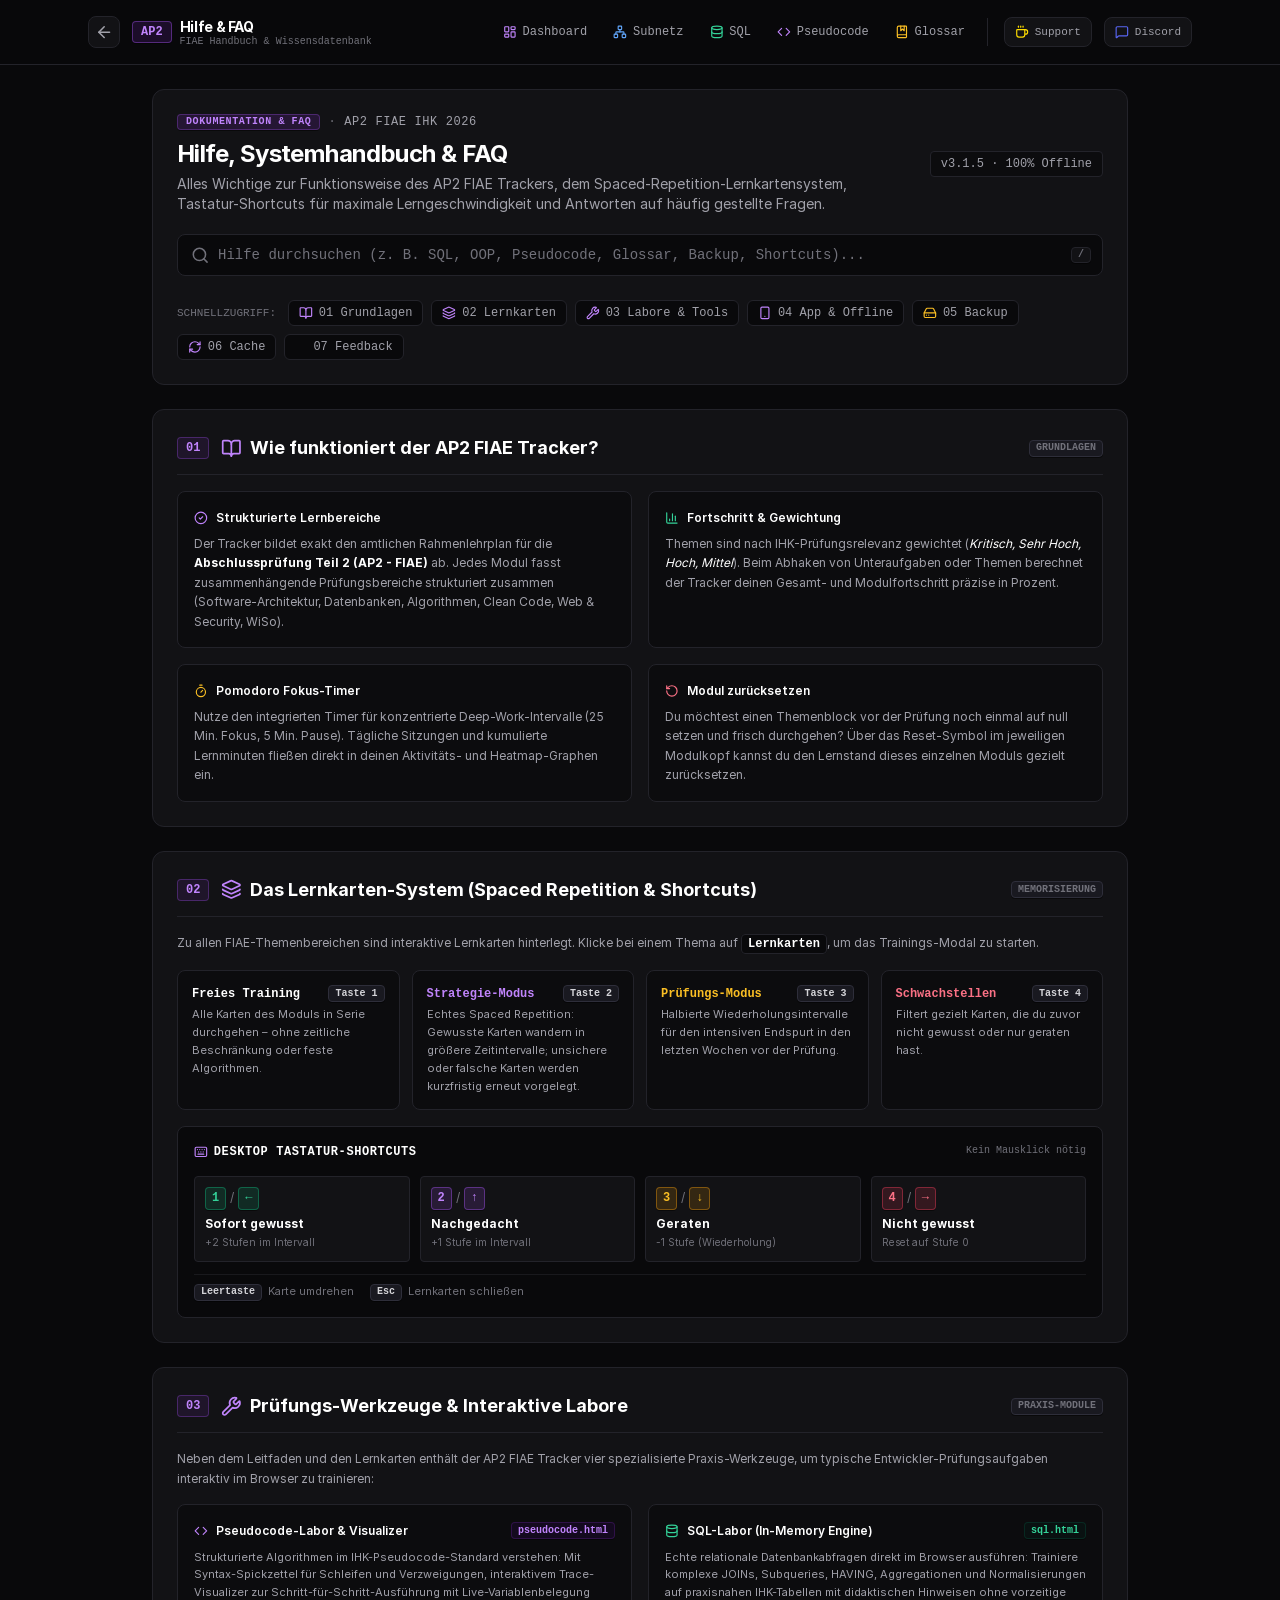
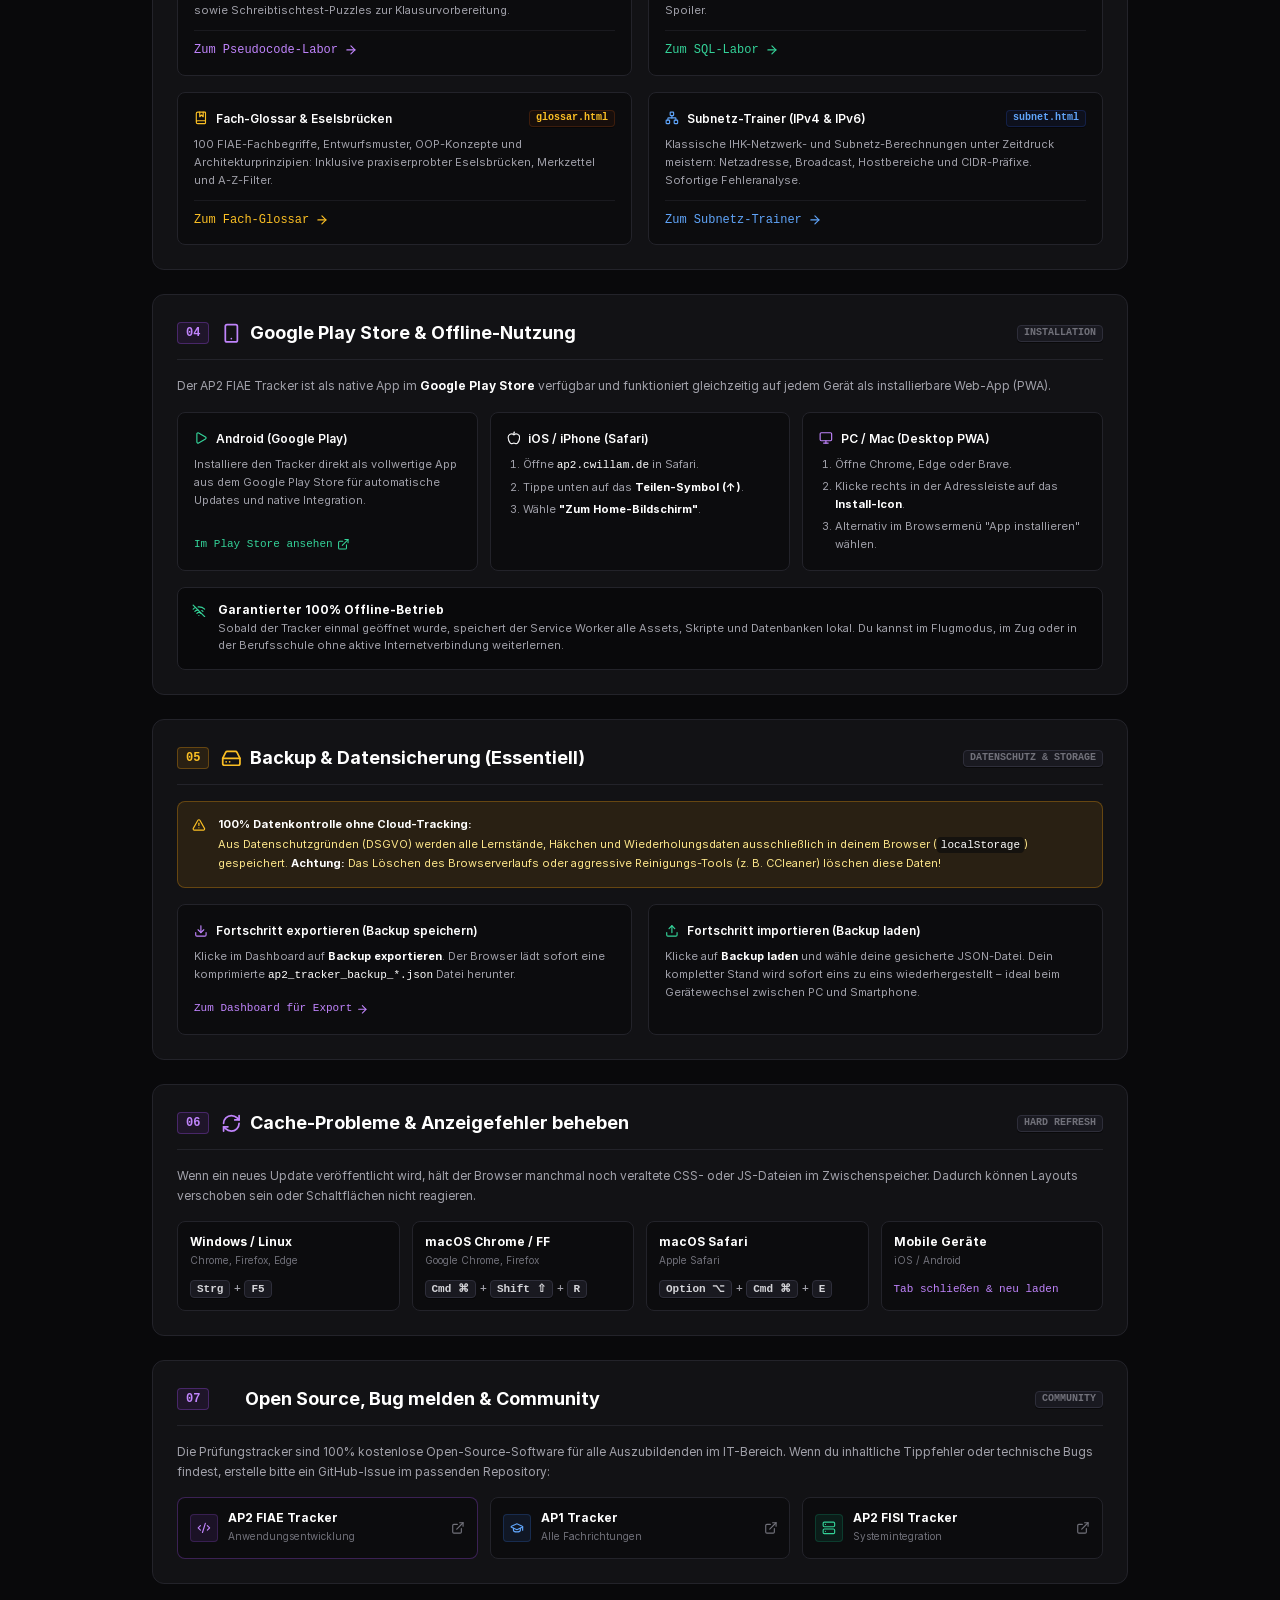
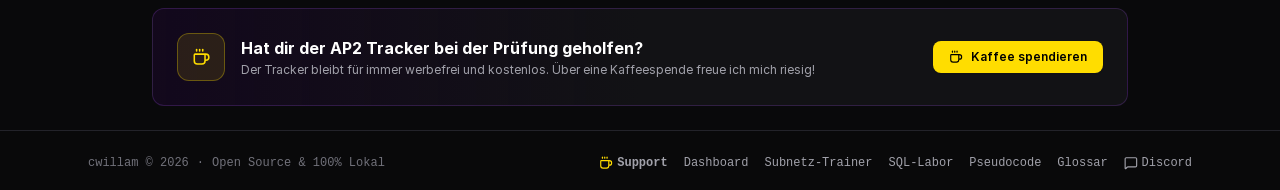
<file: help.html>
<!doctype html>
<html lang="de" class="dark">
  <head>
    <meta charset="UTF-8" />
    <meta name="viewport" content="width=device-width, initial-scale=1.0" />
    <title>Hilfe, FAQ &amp; Handbuch | AP2 FIAE Tracker</title>
    <meta
      name="description"
      content="Umfassendes Handbuch, FAQ, Tastaturkürzel und Anleitungen für den AP2 FIAE Prüfungs-Tracker (Fachinformatiker Anwendungsentwicklung Abschlussprüfung Teil 2)."
    />
    <link rel="canonical" href="https://ap2.cwillam.de/help.html" />

    <!-- PWA Meta Tags -->
    <link rel="manifest" href="manifest.json" />
    <link rel="apple-touch-icon" href="favicon.svg" />
    <meta name="apple-mobile-web-app-capable" content="yes" />
    <meta name="apple-mobile-web-app-status-bar-style" content="black-translucent" />
    <meta name="theme-color" content="#09090b" />

    <!-- Favicon -->
    <link rel="icon" type="image/svg+xml" href="favicon.svg" />

    <!-- Local Font Preload -->
    <link rel="preload" href="assets/fonts/Inter-Regular.woff2" as="font" type="font/woff2" crossorigin />
    <link rel="preload" href="assets/fonts/Inter-Bold.woff2" as="font" type="font/woff2" crossorigin />

    <!-- Tailwind 3 Engine (Local, Zero-CDN) -->
    <script src="assets/js/tailwind.js?v=3.1.5"></script>
    <script>
      tailwind.config = {
        darkMode: "class",
        theme: {
          extend: {
            fontFamily: {
              sans: [
                "Inter",
                "system-ui",
                "-apple-system",
                "BlinkMacSystemFont",
                "Segoe UI",
                "Roboto",
                "sans-serif",
              ],
              mono: [
                "ui-monospace",
                "SFMono-Regular",
                "JetBrains Mono",
                "Menlo",
                "Monaco",
                "Consolas",
                "monospace",
              ],
            },
            colors: {
              dark: {
                bg: "#09090b",
                card: "#121215",
                "card-hover": "#18181d",
                border: "#23232a",
                "border-subtle": "#191920",
                strong: "#383842",
                text: "#f4f4f5",
                muted: "#a1a1aa",
                dim: "#71717a",
                accent: "#8b5cf6",
                "accent-hover": "#7c3aed",
                "accent-dim": "rgba(139, 92, 246, 0.12)",
                success: "#10b981",
                warning: "#f59e0b",
                danger: "#ef4444",
              },
            },
          },
        },
      };
    </script>

    <!-- Custom High-Craft CSS Tokens & Keycaps -->
    <link href="assets/css/style.css?v=3.1.5" rel="stylesheet" />

    <style>
      .custom-scroll::-webkit-scrollbar {
        height: 6px;
        width: 6px;
      }
      .custom-scroll::-webkit-scrollbar-track {
        background: #09090b;
      }
      .custom-scroll::-webkit-scrollbar-thumb {
        background: #23232a;
        border-radius: 4px;
      }
      .custom-scroll::-webkit-scrollbar-thumb:hover {
        background: #3f3f46;
      }
      .no-scrollbar::-webkit-scrollbar {
        display: none;
      }
      .no-scrollbar {
        -ms-overflow-style: none;
        scrollbar-width: none;
      }
      button, a {
        -webkit-tap-highlight-color: transparent;
      }
      html {
        scroll-behavior: smooth;
        scroll-padding-top: 5rem;
      }
    </style>
  </head>

  <body class="flex flex-col min-h-screen bg-dark-bg text-dark-text antialiased selection:bg-purple-600 selection:text-white font-sans">
    <!-- Header -->
    <header class="sticky top-0 z-50 w-full border-b border-dark-border bg-dark-bg/90 backdrop-blur-md">
      <div class="max-w-6xl mx-auto px-4 sm:px-6 h-16 flex items-center justify-between gap-4">
        <!-- Left: Back to Dashboard & Title -->
        <a href="index.html" class="flex items-center gap-2.5 sm:gap-3 group focus:outline-none shrink-0">
          <div class="w-8 h-8 rounded-lg border border-dark-border bg-dark-card group-hover:border-dark-border/80 flex items-center justify-center text-dark-muted group-hover:text-white transition-all">
            <i data-lucide="arrow-left" class="w-4 h-4 transition-transform group-hover:-translate-x-0.5"></i>
          </div>
          <div class="flex items-center gap-2">
            <span class="kbd-cap bg-purple-600/15 border-purple-500/40 text-purple-400 font-bold px-2 py-0.5 text-xs">AP2</span>
            <div class="flex flex-col">
              <span class="font-bold text-sm tracking-tight text-white group-hover:text-purple-400 transition-colors">
                Hilfe &amp; FAQ
              </span>
              <span class="text-[10px] font-mono text-dark-dim leading-none hidden sm:block">FIAE Handbuch &amp; Wissensdatenbank</span>
            </div>
          </div>
        </a>

        <!-- Right: Tools Switcher & Community Links -->
        <div class="flex items-center gap-2 sm:gap-3">
          <!-- Quick Tools Switcher -->
          <div class="hidden lg:flex items-center gap-1.5 border-r border-dark-border pr-3 mr-1">
            <a href="index.html" class="px-2.5 py-1.5 rounded-lg text-xs font-mono text-dark-muted hover:text-white hover:bg-dark-card transition-colors flex items-center gap-1.5" title="Dashboard">
              <i data-lucide="layout-dashboard" class="w-3.5 h-3.5 text-purple-400"></i>
              <span>Dashboard</span>
            </a>
            <a href="subnet.html" class="px-2.5 py-1.5 rounded-lg text-xs font-mono text-dark-muted hover:text-white hover:bg-dark-card transition-colors flex items-center gap-1.5" title="Subnetz-Trainer">
              <i data-lucide="network" class="w-3.5 h-3.5 text-blue-400"></i>
              <span>Subnetz</span>
            </a>
            <a href="sql.html" class="px-2.5 py-1.5 rounded-lg text-xs font-mono text-dark-muted hover:text-white hover:bg-dark-card transition-colors flex items-center gap-1.5" title="SQL-Labor">
              <i data-lucide="database" class="w-3.5 h-3.5 text-emerald-400"></i>
              <span>SQL</span>
            </a>
            <a href="pseudocode.html" class="px-2.5 py-1.5 rounded-lg text-xs font-mono text-dark-muted hover:text-white hover:bg-dark-card transition-colors flex items-center gap-1.5" title="Pseudocode-Labor">
              <i data-lucide="code" class="w-3.5 h-3.5 text-purple-400"></i>
              <span>Pseudocode</span>
            </a>
            <a href="glossar.html" class="px-2.5 py-1.5 rounded-lg text-xs font-mono text-dark-muted hover:text-white hover:bg-dark-card transition-colors flex items-center gap-1.5" title="Fach-Glossar">
              <i data-lucide="book-marked" class="w-3.5 h-3.5 text-amber-400"></i>
              <span>Glossar</span>
            </a>
          </div>

          <!-- Support Button -->
          <button
            type="button"
            onclick="openSupportModal()"
            class="px-2.5 py-1.5 rounded-lg border border-dark-border hover:border-[#FFDD00]/40 bg-dark-card hover:bg-[#FFDD00]/10 text-dark-muted hover:text-[#FFDD00] transition-all text-xs flex items-center gap-1.5 shrink-0"
            title="Support / Projekt unterstützen"
          >
            <i data-lucide="coffee" class="w-4 h-4 text-[#FFDD00]"></i>
            <span class="hidden sm:inline font-mono text-[11px] font-medium">Support</span>
          </button>

          <!-- Discord Community -->
          <a
            href="https://discord.gg/5BM5YJadDs"
            target="_blank"
            rel="noopener"
            class="px-2.5 py-1.5 rounded-lg border border-dark-border hover:border-[#5865F2]/50 bg-dark-card hover:bg-[#5865F2]/10 text-dark-muted hover:text-white transition-all text-xs flex items-center gap-1.5 shrink-0"
            title="Discord: Lerngruppen &amp; Fragen"
          >
            <i data-lucide="message-square" class="w-4 h-4 text-[#5865F2]"></i>
            <span class="hidden sm:inline font-mono text-[11px]">Discord</span>
          </a>
        </div>
      </div>
    </header>

    <!-- Main Content Area -->
    <main class="max-w-5xl mx-auto px-4 sm:px-6 py-6 flex-1 w-full space-y-6">
      <!-- Hero & Live Search Workbench -->
      <section class="bg-dark-card border border-dark-border rounded-xl p-5 sm:p-6 space-y-5">
        <div class="flex flex-col md:flex-row md:items-center justify-between gap-4">
          <div>
            <div class="flex items-center gap-2 text-purple-400 text-xs font-mono mb-2 uppercase tracking-wider">
              <span class="kbd-cap bg-purple-600/15 border-purple-500/30 text-purple-400 px-2 py-0.5 text-[10px]">DOKUMENTATION &amp; FAQ</span>
              <span class="text-dark-dim">·</span>
              <span class="text-dark-muted">AP2 FIAE IHK 2026</span>
            </div>
            <h1 class="text-xl sm:text-2xl font-bold tracking-tight text-white flex items-center gap-2.5">
              <span>Hilfe, Systemhandbuch &amp; FAQ</span>
            </h1>
            <p class="text-xs sm:text-sm text-dark-muted mt-1 leading-relaxed max-w-2xl">
              Alles Wichtige zur Funktionsweise des AP2 FIAE Trackers, dem Spaced-Repetition-Lernkartensystem, Tastatur-Shortcuts für maximale Lerngeschwindigkeit und Antworten auf häufig gestellte Fragen.
            </p>
          </div>

          <div class="flex items-center gap-2 shrink-0">
            <span class="font-mono text-xs text-dark-muted px-2.5 py-1 rounded border border-dark-border bg-dark-bg/60">
              v3.1.5 · 100% Offline
            </span>
          </div>
        </div>

        <!-- Live Instant Search Field -->
        <div class="relative">
          <div class="absolute inset-y-0 left-0 pl-3.5 flex items-center pointer-events-none text-dark-dim">
            <i data-lucide="search" class="w-4 h-4"></i>
          </div>
          <input
            id="faqSearchInput"
            type="text"
            autocomplete="off"
            spellcheck="false"
            placeholder="Hilfe durchsuchen (z. B. SQL, OOP, Pseudocode, Glossar, Backup, Shortcuts)..."
            class="w-full pl-10 pr-24 py-2.5 bg-dark-bg border border-dark-border rounded-lg text-sm text-white placeholder-dark-dim focus:outline-none focus:border-dark-accent focus:ring-1 focus:ring-dark-accent transition-colors font-mono"
            oninput="handleFaqSearch(this.value)"
          />
          <div class="absolute inset-y-0 right-0 pr-3 flex items-center gap-1 pointer-events-none">
            <span class="kbd-cap text-[10px] text-dark-dim bg-dark-card border-dark-border px-1.5 py-0.5">/</span>
          </div>
        </div>

        <!-- Quick Jump Filter Chips -->
        <div class="flex items-center gap-2 flex-wrap text-xs font-mono text-dark-muted pt-1">
          <span class="text-dark-dim text-[11px] uppercase mr-1">Schnellzugriff:</span>
          <a href="#section-basics" class="px-2.5 py-1 rounded-md bg-dark-bg border border-dark-border hover:border-purple-500/50 hover:text-white transition-colors flex items-center gap-1.5">
            <i data-lucide="book-open" class="w-3 h-3 text-purple-400"></i>
            <span>01 Grundlagen</span>
          </a>
          <a href="#section-cards" class="px-2.5 py-1 rounded-md bg-dark-bg border border-dark-border hover:border-purple-500/50 hover:text-white transition-colors flex items-center gap-1.5">
            <i data-lucide="layers" class="w-3 h-3 text-purple-400"></i>
            <span>02 Lernkarten</span>
          </a>
          <a href="#section-tools" class="px-2.5 py-1 rounded-md bg-dark-bg border border-dark-border hover:border-purple-500/50 hover:text-white transition-colors flex items-center gap-1.5">
            <i data-lucide="wrench" class="w-3 h-3 text-purple-400"></i>
            <span>03 Labore &amp; Tools</span>
          </a>
          <a href="#section-app" class="px-2.5 py-1 rounded-md bg-dark-bg border border-dark-border hover:border-purple-500/50 hover:text-white transition-colors flex items-center gap-1.5">
            <i data-lucide="smartphone" class="w-3 h-3 text-purple-400"></i>
            <span>04 App &amp; Offline</span>
          </a>
          <a href="#section-backup" class="px-2.5 py-1 rounded-md bg-dark-bg border border-dark-border hover:border-purple-500/50 hover:text-white transition-colors flex items-center gap-1.5">
            <i data-lucide="hard-drive" class="w-3 h-3 text-amber-400"></i>
            <span>05 Backup</span>
          </a>
          <a href="#section-cache" class="px-2.5 py-1 rounded-md bg-dark-bg border border-dark-border hover:border-purple-500/50 hover:text-white transition-colors flex items-center gap-1.5">
            <i data-lucide="refresh-cw" class="w-3 h-3 text-purple-400"></i>
            <span>06 Cache</span>
          </a>
          <a href="#section-community" class="px-2.5 py-1 rounded-md bg-dark-bg border border-dark-border hover:border-purple-500/50 hover:text-white transition-colors flex items-center gap-1.5">
            <i data-lucide="github" class="w-3 h-3 text-purple-400"></i>
            <span>07 Feedback</span>
          </a>
        </div>
      </section>

      <!-- Search No Results State -->
      <div id="noResultsState" class="hidden p-8 text-center bg-dark-card border border-dark-border rounded-xl space-y-3">
        <i data-lucide="search-x" class="w-8 h-8 text-dark-dim mx-auto"></i>
        <h3 class="text-sm font-bold text-white">Keine passenden Hilfethemen gefunden</h3>
        <p class="text-xs text-dark-muted max-w-sm mx-auto">
          Prüfe deine Eingabe oder setze die Suche zurück, um alle Kapitel anzuzeigen.
        </p>
        <button
          type="button"
          onclick="clearFaqSearch()"
          class="px-3 py-1.5 bg-dark-accent hover:bg-dark-accent-hover text-white text-xs font-mono rounded-lg transition-colors"
        >
          Suche leeren
        </button>
      </div>

      <!-- FAQ Articles Container -->
      <div class="space-y-6">
        <!-- 01 GRUNDLAGEN -->
        <article id="section-basics" class="faq-item bg-dark-card border border-dark-border rounded-xl p-5 sm:p-6 space-y-4">
          <div class="flex items-center justify-between border-b border-dark-border pb-3">
            <div class="flex items-center gap-3">
              <span class="font-mono text-xs font-bold text-purple-400 bg-purple-600/10 border border-purple-500/30 px-2 py-0.5 rounded">01</span>
              <h2 class="font-bold text-base sm:text-lg text-white flex items-center gap-2">
                <i data-lucide="book-open" class="w-4 h-4 text-purple-400"></i>
                <span>Wie funktioniert der AP2 FIAE Tracker?</span>
              </h2>
            </div>
            <span class="kbd-cap text-[10px] text-dark-dim">GRUNDLAGEN</span>
          </div>

          <div class="grid grid-cols-1 md:grid-cols-2 gap-4 text-xs text-dark-muted leading-relaxed">
            <div class="p-4 rounded-lg bg-dark-bg/60 border border-dark-border space-y-1.5">
              <div class="flex items-center gap-2 text-white font-semibold">
                <i data-lucide="check-circle-2" class="w-3.5 h-3.5 text-purple-400"></i>
                <span>Strukturierte Lernbereiche</span>
              </div>
              <p>
                Der Tracker bildet exakt den amtlichen Rahmenlehrplan für die <strong class="text-white">Abschlussprüfung Teil 2 (AP2 - FIAE)</strong> ab. Jedes Modul fasst zusammenhängende Prüfungsbereiche strukturiert zusammen (Software-Architektur, Datenbanken, Algorithmen, Clean Code, Web &amp; Security, WiSo).
              </p>
            </div>

            <div class="p-4 rounded-lg bg-dark-bg/60 border border-dark-border space-y-1.5">
              <div class="flex items-center gap-2 text-white font-semibold">
                <i data-lucide="bar-chart-3" class="w-3.5 h-3.5 text-emerald-400"></i>
                <span>Fortschritt &amp; Gewichtung</span>
              </div>
              <p>
                Themen sind nach IHK-Prüfungsrelevanz gewichtet (<em class="text-white">Kritisch, Sehr Hoch, Hoch, Mittel</em>). Beim Abhaken von Unteraufgaben oder Themen berechnet der Tracker deinen Gesamt- und Modulfortschritt präzise in Prozent.
              </p>
            </div>

            <div class="p-4 rounded-lg bg-dark-bg/60 border border-dark-border space-y-1.5">
              <div class="flex items-center gap-2 text-white font-semibold">
                <i data-lucide="timer" class="w-3.5 h-3.5 text-amber-400"></i>
                <span>Pomodoro Fokus-Timer</span>
              </div>
              <p>
                Nutze den integrierten Timer für konzentrierte Deep-Work-Intervalle (25 Min. Fokus, 5 Min. Pause). Tägliche Sitzungen und kumulierte Lernminuten fließen direkt in deinen Aktivitäts- und Heatmap-Graphen ein.
              </p>
            </div>

            <div class="p-4 rounded-lg bg-dark-bg/60 border border-dark-border space-y-1.5">
              <div class="flex items-center gap-2 text-white font-semibold">
                <i data-lucide="rotate-ccw" class="w-3.5 h-3.5 text-rose-400"></i>
                <span>Modul zurücksetzen</span>
              </div>
              <p>
                Du möchtest einen Themenblock vor der Prüfung noch einmal auf null setzen und frisch durchgehen? Über das Reset-Symbol im jeweiligen Modulkopf kannst du den Lernstand dieses einzelnen Moduls gezielt zurücksetzen.
              </p>
            </div>
          </div>
        </article>

        <!-- 02 LERNKARTEN & SPACED REPETITION -->
        <article id="section-cards" class="faq-item bg-dark-card border border-dark-border rounded-xl p-5 sm:p-6 space-y-4">
          <div class="flex items-center justify-between border-b border-dark-border pb-3">
            <div class="flex items-center gap-3">
              <span class="font-mono text-xs font-bold text-purple-400 bg-purple-600/10 border border-purple-500/30 px-2 py-0.5 rounded">02</span>
              <h2 class="font-bold text-base sm:text-lg text-white flex items-center gap-2">
                <i data-lucide="layers" class="w-4 h-4 text-purple-400"></i>
                <span>Das Lernkarten-System (Spaced Repetition &amp; Shortcuts)</span>
              </h2>
            </div>
            <span class="kbd-cap text-[10px] text-dark-dim">MEMORISIERUNG</span>
          </div>

          <div class="space-y-4 text-xs text-dark-muted leading-relaxed">
            <p>
              Zu allen FIAE-Themenbereichen sind interaktive Lernkarten hinterlegt. Klicke bei einem Thema auf <strong class="text-white font-mono bg-dark-bg border border-dark-border px-1.5 py-0.5 rounded">Lernkarten</strong>, um das Trainings-Modal zu starten.
            </p>

            <div class="grid grid-cols-1 md:grid-cols-4 gap-3">
              <div class="p-3.5 rounded-lg bg-dark-bg/60 border border-dark-border space-y-1">
                <div class="flex items-center justify-between">
                  <span class="font-bold text-white font-mono text-xs">Freies Training</span>
                  <span class="kbd-cap text-[10px]">Taste 1</span>
                </div>
                <p class="text-[11px] text-dark-muted">
                  Alle Karten des Moduls in Serie durchgehen – ohne zeitliche Beschränkung oder feste Algorithmen.
                </p>
              </div>

              <div class="p-3.5 rounded-lg bg-dark-bg/60 border border-dark-border space-y-1">
                <div class="flex items-center justify-between">
                  <span class="font-bold text-purple-400 font-mono text-xs">Strategie-Modus</span>
                  <span class="kbd-cap text-[10px]">Taste 2</span>
                </div>
                <p class="text-[11px] text-dark-muted">
                  Echtes Spaced Repetition: Gewusste Karten wandern in größere Zeitintervalle; unsichere oder falsche Karten werden kurzfristig erneut vorgelegt.
                </p>
              </div>

              <div class="p-3.5 rounded-lg bg-dark-bg/60 border border-dark-border space-y-1">
                <div class="flex items-center justify-between">
                  <span class="font-bold text-amber-400 font-mono text-xs">Prüfungs-Modus</span>
                  <span class="kbd-cap text-[10px]">Taste 3</span>
                </div>
                <p class="text-[11px] text-dark-muted">
                  Halbierte Wiederholungsintervalle für den intensiven Endspurt in den letzten Wochen vor der Prüfung.
                </p>
              </div>

              <div class="p-3.5 rounded-lg bg-dark-bg/60 border border-dark-border space-y-1">
                <div class="flex items-center justify-between">
                  <span class="font-bold text-rose-400 font-mono text-xs">Schwachstellen</span>
                  <span class="kbd-cap text-[10px]">Taste 4</span>
                </div>
                <p class="text-[11px] text-dark-muted">
                  Filtert gezielt Karten, die du zuvor nicht gewusst oder nur geraten hast.
                </p>
              </div>
            </div>

            <!-- Keyboard Shortcuts Table -->
            <div class="p-4 rounded-lg bg-dark-bg border border-dark-border space-y-3">
              <div class="flex items-center justify-between">
                <span class="font-bold text-white font-mono text-xs uppercase tracking-wider flex items-center gap-1.5">
                  <i data-lucide="keyboard" class="w-3.5 h-3.5 text-purple-400"></i>
                  <span>Desktop Tastatur-Shortcuts</span>
                </span>
                <span class="text-[10px] text-dark-dim font-mono">Kein Mausklick nötig</span>
              </div>

              <div class="grid grid-cols-1 sm:grid-cols-2 lg:grid-cols-4 gap-2.5 pt-1">
                <div class="p-2.5 rounded bg-dark-card border border-dark-border flex flex-col justify-between gap-1.5">
                  <div class="flex items-center gap-1">
                    <span class="kbd-cap bg-emerald-500/15 border-emerald-500/40 text-emerald-400 text-xs">1</span>
                    <span class="text-dark-dim text-xs">/</span>
                    <span class="kbd-cap bg-emerald-500/15 border-emerald-500/40 text-emerald-400 text-xs">←</span>
                  </div>
                  <div>
                    <strong class="text-white text-xs block">Sofort gewusst</strong>
                    <span class="text-[10px] text-dark-dim">+2 Stufen im Intervall</span>
                  </div>
                </div>

                <div class="p-2.5 rounded bg-dark-card border border-dark-border flex flex-col justify-between gap-1.5">
                  <div class="flex items-center gap-1">
                    <span class="kbd-cap bg-purple-500/15 border-purple-500/40 text-purple-400 text-xs">2</span>
                    <span class="text-dark-dim text-xs">/</span>
                    <span class="kbd-cap bg-purple-500/15 border-purple-500/40 text-purple-400 text-xs">↑</span>
                  </div>
                  <div>
                    <strong class="text-white text-xs block">Nachgedacht</strong>
                    <span class="text-[10px] text-dark-dim">+1 Stufe im Intervall</span>
                  </div>
                </div>

                <div class="p-2.5 rounded bg-dark-card border border-dark-border flex flex-col justify-between gap-1.5">
                  <div class="flex items-center gap-1">
                    <span class="kbd-cap bg-amber-500/15 border-amber-500/40 text-amber-400 text-xs">3</span>
                    <span class="text-dark-dim text-xs">/</span>
                    <span class="kbd-cap bg-amber-500/15 border-amber-500/40 text-amber-400 text-xs">↓</span>
                  </div>
                  <div>
                    <strong class="text-white text-xs block">Geraten</strong>
                    <span class="text-[10px] text-dark-dim">-1 Stufe (Wiederholung)</span>
                  </div>
                </div>

                <div class="p-2.5 rounded bg-dark-card border border-dark-border flex flex-col justify-between gap-1.5">
                  <div class="flex items-center gap-1">
                    <span class="kbd-cap bg-rose-500/15 border-rose-500/40 text-rose-400 text-xs">4</span>
                    <span class="text-dark-dim text-xs">/</span>
                    <span class="kbd-cap bg-rose-500/15 border-rose-500/40 text-rose-400 text-xs">→</span>
                  </div>
                  <div>
                    <strong class="text-white text-xs block">Nicht gewusst</strong>
                    <span class="text-[10px] text-dark-dim">Reset auf Stufe 0</span>
                  </div>
                </div>
              </div>

              <div class="pt-2 border-t border-dark-border/60 flex flex-wrap items-center gap-4 text-[11px] text-dark-dim">
                <span class="flex items-center gap-1.5">
                  <span class="kbd-cap text-[10px]">Leertaste</span>
                  <span>Karte umdrehen</span>
                </span>
                <span class="flex items-center gap-1.5">
                  <span class="kbd-cap text-[10px]">Esc</span>
                  <span>Lernkarten schließen</span>
                </span>
              </div>
            </div>
          </div>
        </article>

        <!-- 03 PRÜFUNGS-WERKZEUGE & LABORE -->
        <article id="section-tools" class="faq-item bg-dark-card border border-dark-border rounded-xl p-5 sm:p-6 space-y-4">
          <div class="flex items-center justify-between border-b border-dark-border pb-3">
            <div class="flex items-center gap-3">
              <span class="font-mono text-xs font-bold text-purple-400 bg-purple-600/10 border border-purple-500/30 px-2 py-0.5 rounded">03</span>
              <h2 class="font-bold text-base sm:text-lg text-white flex items-center gap-2">
                <i data-lucide="wrench" class="w-4 h-4 text-purple-400"></i>
                <span>Prüfungs-Werkzeuge &amp; Interaktive Labore</span>
              </h2>
            </div>
            <span class="kbd-cap text-[10px] text-dark-dim">PRAXIS-MODULE</span>
          </div>

          <div class="space-y-4 text-xs text-dark-muted leading-relaxed">
            <p>
              Neben dem Leitfaden und den Lernkarten enthält der AP2 FIAE Tracker vier spezialisierte Praxis-Werkzeuge, um typische Entwickler-Prüfungsaufgaben interaktiv im Browser zu trainieren:
            </p>

            <div class="grid grid-cols-1 md:grid-cols-2 gap-4">
              <!-- 01 Pseudocode-Labor -->
              <div class="p-4 rounded-lg bg-dark-bg/60 border border-dark-border space-y-2.5 flex flex-col justify-between">
                <div class="space-y-2">
                  <div class="flex items-center justify-between">
                    <div class="flex items-center gap-2 text-white font-semibold">
                      <i data-lucide="code" class="w-4 h-4 text-purple-400"></i>
                      <span>Pseudocode-Labor &amp; Visualizer</span>
                    </div>
                    <span class="kbd-cap text-[10px] text-purple-400 bg-purple-950/20 border-purple-900/40 font-mono">pseudocode.html</span>
                  </div>
                  <p class="text-[11px] leading-relaxed">
                    Strukturierte Algorithmen im IHK-Pseudocode-Standard verstehen: Mit Syntax-Spickzettel für Schleifen und Verzweigungen, interaktivem Trace-Visualizer zur Schritt-für-Schritt-Ausführung mit Live-Variablenbelegung sowie Schreibtischtest-Puzzles zur Klausurvorbereitung.
                  </p>
                </div>
                <div class="pt-2 border-t border-dark-border/60">
                  <a href="pseudocode.html" class="inline-flex items-center gap-1.5 text-xs text-purple-400 hover:text-purple-300 font-mono font-medium">
                    <span>Zum Pseudocode-Labor</span>
                    <i data-lucide="arrow-right" class="w-3.5 h-3.5"></i>
                  </a>
                </div>
              </div>

              <!-- 02 SQL-Labor -->
              <div class="p-4 rounded-lg bg-dark-bg/60 border border-dark-border space-y-2.5 flex flex-col justify-between">
                <div class="space-y-2">
                  <div class="flex items-center justify-between">
                    <div class="flex items-center gap-2 text-white font-semibold">
                      <i data-lucide="database" class="w-4 h-4 text-emerald-400"></i>
                      <span>SQL-Labor (In-Memory Engine)</span>
                    </div>
                    <span class="kbd-cap text-[10px] text-emerald-400 bg-emerald-950/20 border-emerald-900/40 font-mono">sql.html</span>
                  </div>
                  <p class="text-[11px] leading-relaxed">
                    Echte relationale Datenbankabfragen direkt im Browser ausführen: Trainiere komplexe JOINs, Subqueries, HAVING, Aggregationen und Normalisierungen auf praxisnahen IHK-Tabellen mit didaktischen Hinweisen ohne vorzeitige Spoiler.
                  </p>
                </div>
                <div class="pt-2 border-t border-dark-border/60">
                  <a href="sql.html" class="inline-flex items-center gap-1.5 text-xs text-emerald-400 hover:text-emerald-300 font-mono font-medium">
                    <span>Zum SQL-Labor</span>
                    <i data-lucide="arrow-right" class="w-3.5 h-3.5"></i>
                  </a>
                </div>
              </div>

              <!-- 03 Fach-Glossar -->
              <div class="p-4 rounded-lg bg-dark-bg/60 border border-dark-border space-y-2.5 flex flex-col justify-between">
                <div class="space-y-2">
                  <div class="flex items-center justify-between">
                    <div class="flex items-center gap-2 text-white font-semibold">
                      <i data-lucide="book-marked" class="w-4 h-4 text-amber-400"></i>
                      <span>Fach-Glossar &amp; Eselsbrücken</span>
                    </div>
                    <span class="kbd-cap text-[10px] text-amber-400 bg-amber-950/20 border-amber-900/40 font-mono">glossar.html</span>
                  </div>
                  <p class="text-[11px] leading-relaxed">
                    100 FIAE-Fachbegriffe, Entwurfsmuster, OOP-Konzepte und Architekturprinzipien: Inklusive praxiserprobter Eselsbrücken, Merkzettel und A-Z-Filter.
                  </p>
                </div>
                <div class="pt-2 border-t border-dark-border/60">
                  <a href="glossar.html" class="inline-flex items-center gap-1.5 text-xs text-amber-400 hover:text-amber-300 font-mono font-medium">
                    <span>Zum Fach-Glossar</span>
                    <i data-lucide="arrow-right" class="w-3.5 h-3.5"></i>
                  </a>
                </div>
              </div>

              <!-- 04 Subnetz-Trainer -->
              <div class="p-4 rounded-lg bg-dark-bg/60 border border-dark-border space-y-2.5 flex flex-col justify-between">
                <div class="space-y-2">
                  <div class="flex items-center justify-between">
                    <div class="flex items-center gap-2 text-white font-semibold">
                      <i data-lucide="network" class="w-4 h-4 text-blue-400"></i>
                      <span>Subnetz-Trainer (IPv4 &amp; IPv6)</span>
                    </div>
                    <span class="kbd-cap text-[10px] text-blue-400 bg-blue-950/20 border-blue-900/40 font-mono">subnet.html</span>
                  </div>
                  <p class="text-[11px] leading-relaxed">
                    Klassische IHK-Netzwerk- und Subnetz-Berechnungen unter Zeitdruck meistern: Netzadresse, Broadcast, Hostbereiche und CIDR-Präfixe. Sofortige Fehleranalyse.
                  </p>
                </div>
                <div class="pt-2 border-t border-dark-border/60">
                  <a href="subnet.html" class="inline-flex items-center gap-1.5 text-xs text-blue-400 hover:text-blue-300 font-mono font-medium">
                    <span>Zum Subnetz-Trainer</span>
                    <i data-lucide="arrow-right" class="w-3.5 h-3.5"></i>
                  </a>
                </div>
              </div>
            </div>
          </div>
        </article>

        <!-- 04 APP & OFFLINE-MODUS -->
        <article id="section-app" class="faq-item bg-dark-card border border-dark-border rounded-xl p-5 sm:p-6 space-y-4">
          <div class="flex items-center justify-between border-b border-dark-border pb-3">
            <div class="flex items-center gap-3">
              <span class="font-mono text-xs font-bold text-purple-400 bg-purple-600/10 border border-purple-500/30 px-2 py-0.5 rounded">04</span>
              <h2 class="font-bold text-base sm:text-lg text-white flex items-center gap-2">
                <i data-lucide="smartphone" class="w-4 h-4 text-purple-400"></i>
                <span>Google Play Store &amp; Offline-Nutzung</span>
              </h2>
            </div>
            <span class="kbd-cap text-[10px] text-dark-dim">INSTALLATION</span>
          </div>

          <div class="space-y-4 text-xs text-dark-muted leading-relaxed">
            <p>
              Der AP2 FIAE Tracker ist als native App im <strong class="text-white">Google Play Store</strong> verfügbar und funktioniert gleichzeitig auf jedem Gerät als installierbare Web-App (PWA).
            </p>

            <div class="grid grid-cols-1 md:grid-cols-3 gap-3">
              <!-- Android Play Store -->
              <div class="p-4 rounded-lg bg-dark-bg/60 border border-dark-border space-y-2 flex flex-col justify-between">
                <div class="space-y-2">
                  <div class="flex items-center gap-2 text-white font-semibold">
                    <i data-lucide="play" class="w-4 h-4 text-emerald-400"></i>
                    <span>Android (Google Play)</span>
                  </div>
                  <p class="text-[11px]">
                    Installiere den Tracker direkt als vollwertige App aus dem Google Play Store für automatische Updates und native Integration.
                  </p>
                </div>
                <div class="pt-2">
                  <a
                    href="https://play.google.com/store/apps/details?id=de.cwillam.ap2.tracker"
                    target="_blank"
                    rel="noopener"
                    class="inline-flex items-center gap-1 text-[11px] text-emerald-400 hover:text-emerald-300 font-mono font-medium"
                  >
                    <span>Im Play Store ansehen</span>
                    <i data-lucide="external-link" class="w-3 h-3"></i>
                  </a>
                </div>
              </div>

              <!-- iOS / Safari -->
              <div class="p-4 rounded-lg bg-dark-bg/60 border border-dark-border space-y-2">
                <div class="flex items-center gap-2 text-white font-semibold">
                  <i data-lucide="apple" class="w-4 h-4 text-dark-text"></i>
                  <span>iOS / iPhone (Safari)</span>
                </div>
                <ol class="list-decimal pl-4 space-y-1 text-[11px]">
                  <li>Öffne <code class="text-white font-mono">ap2.cwillam.de</code> in Safari.</li>
                  <li>Tippe unten auf das <strong class="text-white">Teilen-Symbol (↑)</strong>.</li>
                  <li>Wähle <strong class="text-white">"Zum Home-Bildschirm"</strong>.</li>
                </ol>
              </div>

              <!-- Desktop -->
              <div class="p-4 rounded-lg bg-dark-bg/60 border border-dark-border space-y-2">
                <div class="flex items-center gap-2 text-white font-semibold">
                  <i data-lucide="monitor" class="w-4 h-4 text-purple-400"></i>
                  <span>PC / Mac (Desktop PWA)</span>
                </div>
                <ol class="list-decimal pl-4 space-y-1 text-[11px]">
                  <li>Öffne Chrome, Edge oder Brave.</li>
                  <li>Klicke rechts in der Adressleiste auf das <strong class="text-white">Install-Icon</strong>.</li>
                  <li>Alternativ im Browsermenü "App installieren" wählen.</li>
                </ol>
              </div>
            </div>

            <div class="p-3.5 rounded-lg bg-dark-bg border border-dark-border flex items-start gap-3">
              <i data-lucide="wifi-off" class="w-4 h-4 text-emerald-400 shrink-0 mt-0.5"></i>
              <div>
                <strong class="text-white text-xs block">Garantierter 100% Offline-Betrieb</strong>
                <p class="text-[11px] text-dark-muted mt-0.5">
                  Sobald der Tracker einmal geöffnet wurde, speichert der Service Worker alle Assets, Skripte und Datenbanken lokal. Du kannst im Flugmodus, im Zug oder in der Berufsschule ohne aktive Internetverbindung weiterlernen.
                </p>
              </div>
            </div>
          </div>
        </article>

        <!-- 05 BACKUP & DATENSICHERUNG -->
        <article id="section-backup" class="faq-item bg-dark-card border border-dark-border rounded-xl p-5 sm:p-6 space-y-4">
          <div class="flex items-center justify-between border-b border-dark-border pb-3">
            <div class="flex items-center gap-3">
              <span class="font-mono text-xs font-bold text-amber-400 bg-amber-500/10 border border-amber-500/30 px-2 py-0.5 rounded">05</span>
              <h2 class="font-bold text-base sm:text-lg text-white flex items-center gap-2">
                <i data-lucide="hard-drive" class="w-4 h-4 text-amber-400"></i>
                <span>Backup &amp; Datensicherung (Essentiell)</span>
              </h2>
            </div>
            <span class="kbd-cap text-[10px] text-dark-dim">DATENSCHUTZ &amp; STORAGE</span>
          </div>

          <div class="space-y-4 text-xs text-dark-muted leading-relaxed">
            <div class="p-3.5 rounded-lg bg-amber-500/10 border border-amber-500/30 text-amber-200 flex items-start gap-3">
              <i data-lucide="alert-triangle" class="w-4 h-4 text-amber-400 shrink-0 mt-0.5"></i>
              <div class="text-[11px] leading-relaxed">
                <strong class="text-white block font-bold mb-0.5">100% Datenkontrolle ohne Cloud-Tracking:</strong>
                Aus Datenschutzgründen (DSGVO) werden alle Lernstände, Häkchen und Wiederholungsdaten ausschließlich in deinem Browser (<code class="text-white font-mono bg-dark-bg/60 px-1 py-0.5 rounded">localStorage</code>) gespeichert. <strong class="text-white">Achtung:</strong> Das Löschen des Browserverlaufs oder aggressive Reinigungs-Tools (z. B. CCleaner) löschen diese Daten!
              </div>
            </div>

            <div class="grid grid-cols-1 md:grid-cols-2 gap-4">
              <div class="p-4 rounded-lg bg-dark-bg/60 border border-dark-border space-y-2">
                <div class="flex items-center gap-2 text-white font-semibold">
                  <i data-lucide="download" class="w-4 h-4 text-purple-400"></i>
                  <span>Fortschritt exportieren (Backup speichern)</span>
                </div>
                <p class="text-[11px]">
                  Klicke im Dashboard auf <strong class="text-white">Backup exportieren</strong>. Der Browser lädt sofort eine komprimierte <code class="text-white font-mono">ap2_tracker_backup_*.json</code> Datei herunter.
                </p>
                <div class="pt-1">
                  <a href="index.html" class="inline-flex items-center gap-1 text-[11px] text-purple-400 hover:text-purple-300 font-mono">
                    <span>Zum Dashboard für Export</span>
                    <i data-lucide="arrow-right" class="w-3 h-3"></i>
                  </a>
                </div>
              </div>

              <div class="p-4 rounded-lg bg-dark-bg/60 border border-dark-border space-y-2">
                <div class="flex items-center gap-2 text-white font-semibold">
                  <i data-lucide="upload" class="w-4 h-4 text-emerald-400"></i>
                  <span>Fortschritt importieren (Backup laden)</span>
                </div>
                <p class="text-[11px]">
                  Klicke auf <strong class="text-white">Backup laden</strong> und wähle deine gesicherte JSON-Datei. Dein kompletter Stand wird sofort eins zu eins wiederhergestellt – ideal beim Gerätewechsel zwischen PC und Smartphone.
                </p>
              </div>
            </div>
          </div>
        </article>

        <!-- 06 CACHE & UPDATES -->
        <article id="section-cache" class="faq-item bg-dark-card border border-dark-border rounded-xl p-5 sm:p-6 space-y-4">
          <div class="flex items-center justify-between border-b border-dark-border pb-3">
            <div class="flex items-center gap-3">
              <span class="font-mono text-xs font-bold text-purple-400 bg-purple-600/10 border border-purple-500/30 px-2 py-0.5 rounded">06</span>
              <h2 class="font-bold text-base sm:text-lg text-white flex items-center gap-2">
                <i data-lucide="refresh-cw" class="w-4 h-4 text-purple-400"></i>
                <span>Cache-Probleme &amp; Anzeigefehler beheben</span>
              </h2>
            </div>
            <span class="kbd-cap text-[10px] text-dark-dim">HARD REFRESH</span>
          </div>

          <div class="space-y-4 text-xs text-dark-muted leading-relaxed">
            <p>
              Wenn ein neues Update veröffentlicht wird, hält der Browser manchmal noch veraltete CSS- oder JS-Dateien im Zwischenspeicher. Dadurch können Layouts verschoben sein oder Schaltflächen nicht reagieren.
            </p>

            <div class="grid grid-cols-1 sm:grid-cols-2 lg:grid-cols-4 gap-3">
              <div class="p-3 rounded-lg bg-dark-bg/60 border border-dark-border space-y-1">
                <strong class="text-white text-xs block">Windows / Linux</strong>
                <span class="text-[10px] text-dark-dim">Chrome, Firefox, Edge</span>
                <div class="pt-1">
                  <span class="kbd-cap text-[11px] font-mono">Strg</span> + <span class="kbd-cap text-[11px] font-mono">F5</span>
                </div>
              </div>

              <div class="p-3 rounded-lg bg-dark-bg/60 border border-dark-border space-y-1">
                <strong class="text-white text-xs block">macOS Chrome / FF</strong>
                <span class="text-[10px] text-dark-dim">Google Chrome, Firefox</span>
                <div class="pt-1">
                  <span class="kbd-cap text-[11px] font-mono">Cmd ⌘</span> + <span class="kbd-cap text-[11px] font-mono">Shift ⇧</span> + <span class="kbd-cap text-[11px] font-mono">R</span>
                </div>
              </div>

              <div class="p-3 rounded-lg bg-dark-bg/60 border border-dark-border space-y-1">
                <strong class="text-white text-xs block">macOS Safari</strong>
                <span class="text-[10px] text-dark-dim">Apple Safari</span>
                <div class="pt-1">
                  <span class="kbd-cap text-[11px] font-mono">Option ⌥</span> + <span class="kbd-cap text-[11px] font-mono">Cmd ⌘</span> + <span class="kbd-cap text-[11px] font-mono">E</span>
                </div>
              </div>

              <div class="p-3 rounded-lg bg-dark-bg/60 border border-dark-border space-y-1">
                <strong class="text-white text-xs block">Mobile Geräte</strong>
                <span class="text-[10px] text-dark-dim">iOS / Android</span>
                <div class="pt-1">
                  <span class="text-[11px] text-purple-400 font-mono">Tab schließen &amp; neu laden</span>
                </div>
              </div>
            </div>
          </div>
        </article>

        <!-- 07 COMMUNITY, OPEN SOURCE & SPENDEN -->
        <article id="section-community" class="faq-item bg-dark-card border border-dark-border rounded-xl p-5 sm:p-6 space-y-4">
          <div class="flex items-center justify-between border-b border-dark-border pb-3">
            <div class="flex items-center gap-3">
              <span class="font-mono text-xs font-bold text-purple-400 bg-purple-600/10 border border-purple-500/30 px-2 py-0.5 rounded">07</span>
              <h2 class="font-bold text-base sm:text-lg text-white flex items-center gap-2">
                <i data-lucide="github" class="w-4 h-4 text-purple-400"></i>
                <span>Open Source, Bug melden &amp; Community</span>
              </h2>
            </div>
            <span class="kbd-cap text-[10px] text-dark-dim">COMMUNITY</span>
          </div>

          <div class="space-y-4 text-xs text-dark-muted leading-relaxed">
            <p>
              Die Prüfungstracker sind 100% kostenlose Open-Source-Software für alle Auszubildenden im IT-Bereich. Wenn du inhaltliche Tippfehler oder technische Bugs findest, erstelle bitte ein GitHub-Issue im passenden Repository:
            </p>

            <div class="grid grid-cols-1 md:grid-cols-3 gap-3">
              <a
                href="https://github.com/cwillam/ap2-tracker/issues/new?template=bug.yml"
                target="_blank"
                rel="noopener"
                class="p-3 rounded-lg bg-dark-bg/60 border border-purple-500/30 hover:border-purple-500 hover:bg-dark-card transition-all flex items-center justify-between group"
              >
                <div class="flex items-center gap-2.5">
                  <div class="w-7 h-7 rounded bg-purple-500/10 border border-purple-500/20 flex items-center justify-center text-purple-400">
                    <i data-lucide="code-2" class="w-4 h-4"></i>
                  </div>
                  <div>
                    <strong class="text-white text-xs block group-hover:text-purple-400 transition-colors">AP2 FIAE Tracker</strong>
                    <span class="text-[10px] text-dark-dim">Anwendungsentwicklung</span>
                  </div>
                </div>
                <i data-lucide="external-link" class="w-3.5 h-3.5 text-dark-dim group-hover:text-white transition-colors"></i>
              </a>

              <a
                href="https://github.com/cwillam/ap1-tracker/issues/new?template=bug.yml"
                target="_blank"
                rel="noopener"
                class="p-3 rounded-lg bg-dark-bg/60 border border-dark-border hover:border-blue-500 hover:bg-dark-card transition-all flex items-center justify-between group"
              >
                <div class="flex items-center gap-2.5">
                  <div class="w-7 h-7 rounded bg-blue-500/10 border border-blue-500/20 flex items-center justify-center text-blue-400">
                    <i data-lucide="graduation-cap" class="w-4 h-4"></i>
                  </div>
                  <div>
                    <strong class="text-white text-xs block group-hover:text-blue-400 transition-colors">AP1 Tracker</strong>
                    <span class="text-[10px] text-dark-dim">Alle Fachrichtungen</span>
                  </div>
                </div>
                <i data-lucide="external-link" class="w-3.5 h-3.5 text-dark-dim group-hover:text-white transition-colors"></i>
              </a>

              <a
                href="https://github.com/cwillam/ap2-fisi-tracker/issues/new?template=bug.yml"
                target="_blank"
                rel="noopener"
                class="p-3 rounded-lg bg-dark-bg/60 border border-dark-border hover:border-emerald-500 hover:bg-dark-card transition-all flex items-center justify-between group"
              >
                <div class="flex items-center gap-2.5">
                  <div class="w-7 h-7 rounded bg-emerald-500/10 border border-emerald-500/20 flex items-center justify-center text-emerald-400">
                    <i data-lucide="server" class="w-4 h-4"></i>
                  </div>
                  <div>
                    <strong class="text-white text-xs block group-hover:text-emerald-400 transition-colors">AP2 FISI Tracker</strong>
                    <span class="text-[10px] text-dark-dim">Systemintegration</span>
                  </div>
                </div>
                <i data-lucide="external-link" class="w-3.5 h-3.5 text-dark-dim group-hover:text-white transition-colors"></i>
              </a>
            </div>
          </div>
        </article>
      </div>

      <!-- Support Callout Card -->
      <section class="bg-gradient-to-r from-purple-950/20 via-dark-card to-dark-card border border-purple-500/20 rounded-xl p-5 sm:p-6 flex flex-col sm:flex-row items-center justify-between gap-5">
        <div class="flex items-center gap-4">
          <div class="w-12 h-12 rounded-xl bg-[#FFDD00]/10 border border-[#FFDD00]/30 flex items-center justify-center shrink-0">
            <i data-lucide="coffee" class="w-6 h-6 text-[#FFDD00]"></i>
          </div>
          <div>
            <h3 class="text-sm sm:text-base font-bold text-white">Hat dir der AP2 Tracker bei der Prüfung geholfen?</h3>
            <p class="text-xs text-dark-muted mt-0.5">
              Der Tracker bleibt für immer werbefrei und kostenlos. Über eine Kaffeespende freue ich mich riesig!
            </p>
          </div>
        </div>
        <div class="flex items-center gap-3 shrink-0 w-full sm:w-auto">
          <button
            type="button"
            onclick="openSupportModal()"
            class="w-full sm:w-auto px-4 py-2 rounded-lg bg-[#FFDD00] hover:bg-[#ffe633] text-black font-semibold text-xs transition-colors flex items-center justify-center gap-2 shadow-sm"
          >
            <i data-lucide="coffee" class="w-3.5 h-3.5"></i>
            <span>Kaffee spendieren</span>
          </button>
        </div>
      </section>
    </main>

    <!-- Footer -->
    <footer class="border-t border-dark-border mt-auto bg-dark-bg/60 text-xs text-dark-dim font-mono">
      <div class="max-w-6xl mx-auto px-4 sm:px-6 py-6 flex flex-col sm:flex-row items-center justify-between gap-4">
        <div class="flex items-center gap-2">
          <span>cwillam © 2026</span>
          <span>·</span>
          <span>Open Source &amp; 100% Lokal</span>
        </div>
        <div class="flex items-center gap-4 flex-wrap justify-center text-dark-muted">
          <button onclick="openSupportModal()" class="hover:text-[#FFDD00] transition-colors flex items-center gap-1 font-bold">
            <i data-lucide="coffee" class="w-3.5 h-3.5 text-[#FFDD00]"></i> Support
          </button>
          <a href="index.html" class="hover:text-white transition-colors">Dashboard</a>
          <a href="subnet.html" class="hover:text-white transition-colors">Subnetz-Trainer</a>
          <a href="sql.html" class="hover:text-white transition-colors">SQL-Labor</a>
          <a href="pseudocode.html" class="hover:text-white transition-colors">Pseudocode</a>
          <a href="glossar.html" class="hover:text-white transition-colors">Glossar</a>
          <a href="https://discord.gg/5BM5YJadDs" target="_blank" rel="noopener" class="hover:text-[#5865F2] transition-colors flex items-center gap-1">
            <i data-lucide="message-square" class="w-3.5 h-3.5"></i> Discord
          </a>
        </div>
      </div>
    </footer>

    <!-- Standardized Support Modal -->
    <div
      id="supportModal"
      class="fixed inset-0 z-50 bg-black/85 backdrop-blur-sm hidden flex items-center justify-center p-4"
      onclick="if(event.target === this) closeSupportModal()"
    >
      <div class="w-full max-w-md bg-dark-card border border-dark-border rounded-2xl p-6 shadow-2xl space-y-4 relative">
        <div class="flex items-center justify-between pb-3 border-b border-dark-border">
          <div class="flex items-center gap-2.5">
            <div class="w-8 h-8 rounded-lg bg-[#FFDD00]/15 border border-[#FFDD00]/30 flex items-center justify-center text-[#FFDD00]">
              <i data-lucide="coffee" class="w-4 h-4"></i>
            </div>
            <div>
              <h3 class="font-bold text-base text-white leading-tight">Projekt unterstützen</h3>
              <span class="text-[10px] font-mono text-dark-dim leading-none">Freiwillig &amp; 100% werbefrei</span>
            </div>
          </div>
          <button
            onclick="closeSupportModal()"
            class="w-8 h-8 rounded-lg border border-dark-border hover:border-dark-border/80 bg-dark-bg hover:bg-dark-border/40 text-dark-muted hover:text-white transition-all flex items-center justify-center"
            title="Schließen"
            aria-label="Modal schließen"
          >
            <i data-lucide="x" class="w-4 h-4"></i>
          </button>
        </div>
        <p class="text-xs text-dark-muted leading-relaxed">
          Die Tracker sind komplett kostenlos, werbefrei und quelloffen. Wenn dir das Tool bei der Prüfungsvorbereitung hilft, freue ich mich riesig über einen Kaffee!
        </p>
        <div class="flex flex-col gap-3 pt-1">
          <!-- PayPal Button -->
          <a
            href="https://www.paypal.com/paypalme/parablepanorama"
            target="_blank"
            rel="noopener"
            class="flex items-center justify-between p-3.5 rounded-xl bg-[#0070BA]/10 border border-[#0070BA]/30 hover:border-[#0070BA]/60 hover:bg-[#0070BA]/20 transition-all group"
          >
            <div class="flex items-center gap-3">
              <div class="w-9 h-9 rounded-lg bg-[#0070BA]/20 flex items-center justify-center text-[#0079C1] group-hover:scale-105 transition-transform">
                <i data-lucide="wallet" class="w-4 h-4"></i>
              </div>
              <div class="flex flex-col text-left">
                <span class="font-bold text-white text-xs">PayPal</span>
                <span class="text-[10px] text-dark-muted font-mono">paypal.me/parablepanorama · Schnell &amp; unkompliziert</span>
              </div>
            </div>
            <i data-lucide="chevron-right" class="w-4 h-4 text-dark-muted group-hover:translate-x-0.5 transition-transform"></i>
          </a>

          <!-- Buy Me A Coffee Button -->
          <a
            href="https://buymeacoffee.com/cwillam"
            target="_blank"
            rel="noopener"
            class="flex items-center justify-between p-3.5 rounded-xl bg-[#FFDD00]/10 border border-[#FFDD00]/30 hover:border-[#FFDD00]/60 hover:bg-[#FFDD00]/20 transition-all group"
          >
            <div class="flex items-center gap-3">
              <div class="w-9 h-9 rounded-lg bg-[#FFDD00]/20 flex items-center justify-center text-[#FFDD00] group-hover:scale-105 transition-transform">
                <i data-lucide="coffee" class="w-4 h-4"></i>
              </div>
              <div class="flex flex-col text-left">
                <span class="font-bold text-white text-xs">Buy Me a Coffee</span>
                <span class="text-[10px] text-dark-muted font-mono">buymeacoffee.com/cwillam · Einmalig spenden</span>
              </div>
            </div>
            <i data-lucide="chevron-right" class="w-4 h-4 text-dark-muted group-hover:translate-x-0.5 transition-transform"></i>
          </a>
        </div>
        <div class="pt-2 border-t border-dark-border/60 flex items-center justify-center gap-1.5 text-[11px] font-mono text-dark-dim">
          <i data-lucide="shield-check" class="w-3.5 h-3.5 text-emerald-400"></i>
          <span>Sichere Weiterleitung · Keine Datenübertragung</span>
        </div>
      </div>
    </div>

    <!-- Scripts -->
    <script src="assets/js/lucide.min.js?v=3.1.5"></script>
    <script>
      function openSupportModal() {
        const modal = document.getElementById("supportModal");
        if (modal) {
          modal.classList.remove("hidden");
          if (window.lucide) lucide.createIcons();
        }
      }

      function closeSupportModal() {
        const modal = document.getElementById("supportModal");
        if (modal) modal.classList.add("hidden");
      }

      function handleFaqSearch(query) {
        const q = (query || "").trim().toLowerCase();
        const items = document.querySelectorAll(".faq-item");
        const noResults = document.getElementById("noResultsState");
        let visibleCount = 0;

        items.forEach((item) => {
          if (!q) {
            item.classList.remove("hidden");
            visibleCount++;
            return;
          }
          const text = item.textContent.toLowerCase();
          if (text.includes(q)) {
            item.classList.remove("hidden");
            visibleCount++;
          } else {
            item.classList.add("hidden");
          }
        });

        if (noResults) {
          if (visibleCount === 0) {
            noResults.classList.remove("hidden");
          } else {
            noResults.classList.add("hidden");
          }
        }
      }

      function clearFaqSearch() {
        const input = document.getElementById("faqSearchInput");
        if (input) {
          input.value = "";
          handleFaqSearch("");
          input.focus();
        }
      }

      document.addEventListener("keydown", (e) => {
        if (e.key === "/" && document.activeElement?.tagName !== "INPUT" && document.activeElement?.tagName !== "TEXTAREA") {
          e.preventDefault();
          const input = document.getElementById("faqSearchInput");
          if (input) {
            input.focus();
            input.select();
          }
        }
        if (e.key === "Escape") {
          closeSupportModal();
        }
      });

      document.addEventListener("DOMContentLoaded", () => {
        if (window.lucide) lucide.createIcons();

        const isTWA =
          window.matchMedia("(display-mode: standalone)").matches ||
          window.navigator.standalone ||
          document.referrer.includes("android-app://") ||
          window.location.search.includes("mode=twa");

        if (isTWA) {
          const coffeeButtons = document.querySelectorAll('button[onclick*="openSupportModal"]');
          coffeeButtons.forEach((btn) => {
            btn.removeAttribute("onclick");
            btn.addEventListener("click", (e) => {
              e.preventDefault();
              e.stopPropagation();
              window.open("https://cwillam.de/spende.html", "_blank");
            });
          });
        } else {
          if (window.location.search.includes("openSupport=true") || window.location.search.includes("openKaffeekasse=true")) {
            openSupportModal();
            const cleanUrl = window.location.protocol + "//" + window.location.host + window.location.pathname;
            window.history.replaceState({ path: cleanUrl }, "", cleanUrl);
          }
        }
      });

      if ("serviceWorker" in navigator) {
        window.addEventListener("load", () => {
          navigator.serviceWorker
            .register("sw.js?v=3.1.5")
            .catch((err) => console.error("ServiceWorker registration failed", err));
        });
      }
    </script>
  </body>
</html>
</file>
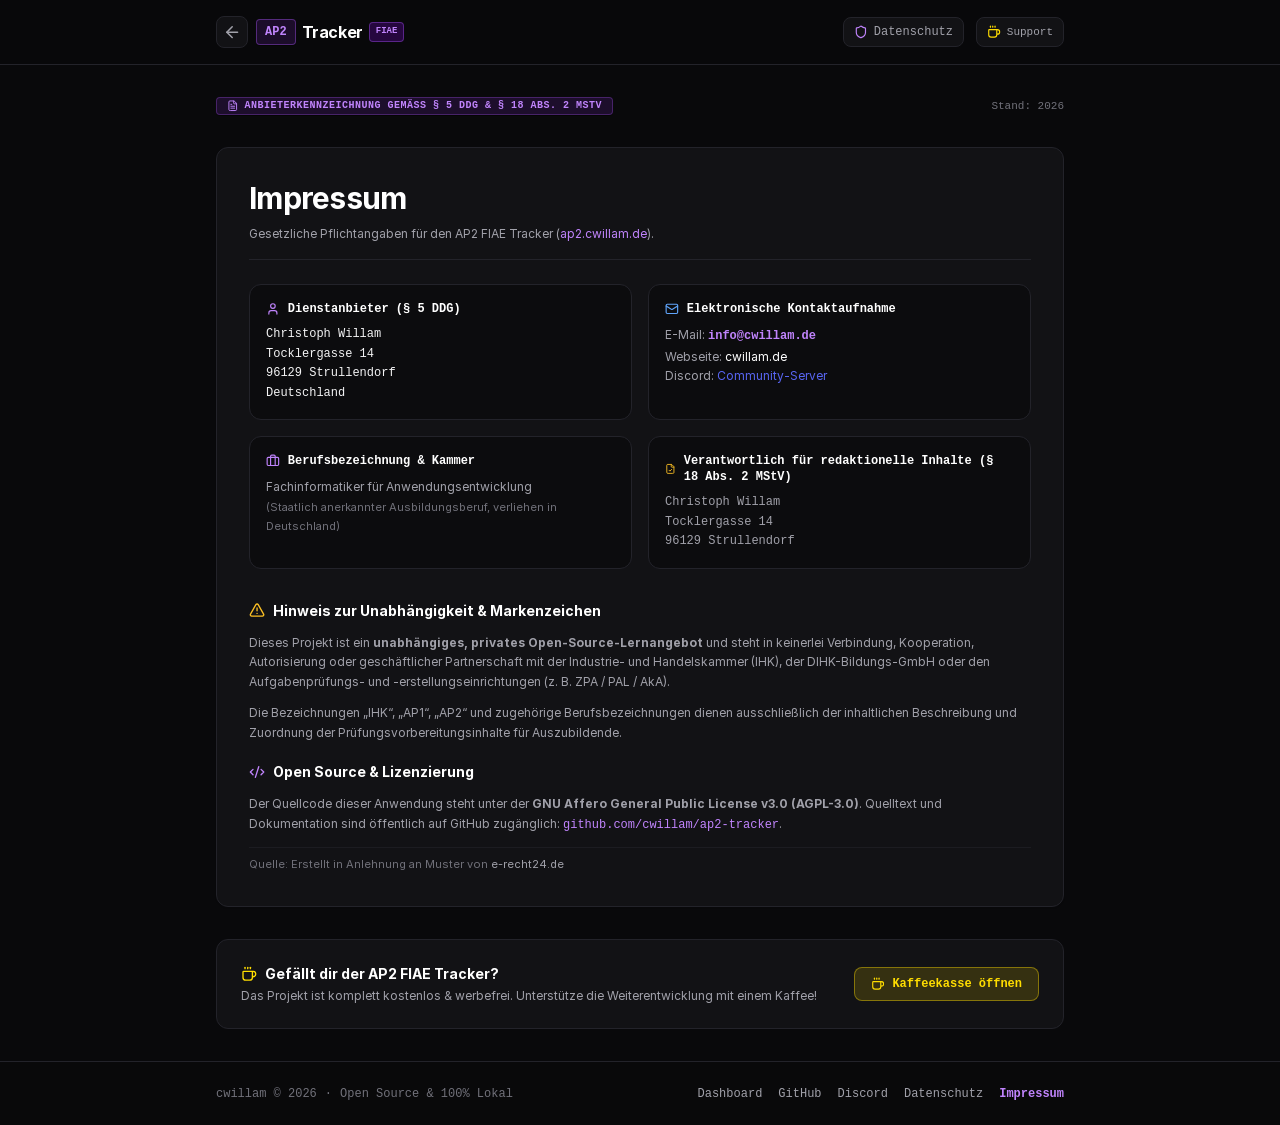
<file: impressum.html>
<!doctype html>
<html lang="de" class="dark">
  <head>
    <meta charset="UTF-8" />
    <meta name="viewport" content="width=device-width, initial-scale=1.0, viewport-fit=cover" />
    <title>Impressum - AP2 FIAE Tracker</title>
    <link rel="canonical" href="https://ap2.cwillam.de/impressum.html" />
    <meta
      name="description"
      content="Rechtliche Anbieterkennzeichnung (Impressum) gemäß § 5 DDG und § 18 Abs. 2 MStV für den AP2 FIAE Tracker."
    />
    <meta name="author" content="Christoph Willam" />

    <!-- PWA Meta Tags -->
    <link rel="manifest" href="manifest.json" />
    <link rel="apple-touch-icon" href="favicon.svg" />
    <meta name="apple-mobile-web-app-capable" content="yes" />
    <meta name="apple-mobile-web-app-status-bar-style" content="black-translucent" />
    <meta name="theme-color" content="#09090b" />

    <!-- Favicon -->
    <link rel="icon" type="image/svg+xml" href="favicon.svg" />

    <!-- Preload Fonts -->
    <link
      rel="preload"
      href="assets/fonts/Inter-Regular.woff2"
      as="font"
      type="font/woff2"
      crossorigin
    />
    <link
      rel="preload"
      href="assets/fonts/Inter-SemiBold.woff2"
      as="font"
      type="font/woff2"
      crossorigin
    />
    <link
      rel="preload"
      href="assets/fonts/Inter-Bold.woff2"
      as="font"
      type="font/woff2"
      crossorigin
    />

    <!-- Stylesheets -->
    <link rel="stylesheet" href="assets/css/style.css?v=3.1.5" />

    <!-- Tailwind 3 Engine (Offline / Local) -->
    <script src="assets/js/tailwind.js?v=3.1.5"></script>
    <script>
      tailwind.config = {
        darkMode: "class",
        theme: {
          extend: {
            colors: {
              dark: {
                bg: "#09090b",
                card: "#121215",
                "card-hover": "#18181d",
                border: "#23232a",
                "border-subtle": "#191920",
                strong: "#383842",
                text: "#f4f4f5",
                muted: "#a1a1aa",
                dim: "#71717a",
                accent: "#8b5cf6",
                "accent-hover": "#7c3aed",
                "accent-dim": "rgba(139, 92, 246, 0.12)",
                success: "#10b981",
                warning: "#f59e0b",
                danger: "#ef4444",
              },
            },
            fontFamily: {
              sans: [
                "Inter",
                "system-ui",
                "-apple-system",
                "BlinkMacSystemFont",
                "Segoe UI",
                "Roboto",
                "sans-serif",
              ],
              mono: [
                "ui-monospace",
                "SFMono-Regular",
                "JetBrains Mono",
                "Menlo",
                "Monaco",
                "Consolas",
                "monospace",
              ],
            },
          },
        },
      };
    </script>

    <style>
      button, a {
        -webkit-tap-highlight-color: transparent;
      }
      html {
        scroll-behavior: smooth;
        scroll-padding-top: 5rem;
      }
    </style>
  </head>

  <body class="flex flex-col min-h-screen bg-dark-bg text-dark-text antialiased selection:bg-purple-600 selection:text-white font-sans">
    <!-- Header -->
    <header class="sticky top-0 z-40 w-full border-b border-dark-border bg-dark-bg/90 backdrop-blur-md">
      <div class="max-w-4xl mx-auto px-4 sm:px-6 h-16 flex items-center justify-between gap-4">
        <!-- Left: Back link & Title -->
        <div class="flex items-center gap-2 sm:gap-3 shrink-0">
          <a href="index.html" class="flex items-center gap-2 group focus:outline-none shrink-0" title="Zurück zum Dashboard">
            <div class="w-8 h-8 rounded-lg border border-dark-border bg-dark-card group-hover:border-purple-500 transition-all flex items-center justify-center text-dark-muted group-hover:text-purple-400">
              <i data-lucide="arrow-left" class="w-4 h-4 transition-transform group-hover:-translate-x-0.5"></i>
            </div>
            <div class="flex items-center gap-1.5">
              <span class="kbd-cap bg-purple-600/15 border-purple-500/40 text-purple-400 font-bold px-1.5 py-0.5 sm:px-2 sm:py-1 text-xs">AP2</span>
              <span class="font-bold text-sm sm:text-base tracking-tight text-white group-hover:text-purple-400 transition-colors">Tracker</span>
              <span class="text-[9px] font-mono font-bold bg-purple-950/60 border border-purple-500/40 text-purple-400 px-1.5 py-0.5 rounded">FIAE</span>
            </div>
          </a>
        </div>

        <!-- Right: Jump to Datenschutz & Support -->
        <div class="flex items-center gap-2 sm:gap-3">
          <a href="datenschutz.html" class="px-2.5 py-1.5 rounded-lg border border-dark-border hover:border-purple-500/40 bg-dark-card text-dark-muted hover:text-white transition-colors flex items-center gap-1.5 font-mono text-xs">
            <i data-lucide="shield" class="w-3.5 h-3.5 text-purple-400"></i>
            <span>Datenschutz</span>
          </a>

          <button
            type="button"
            onclick="openSupportModal()"
            class="px-2.5 py-1.5 rounded-lg border border-dark-border hover:border-[#FFDD00]/40 bg-dark-card hover:bg-[#FFDD00]/10 text-dark-muted hover:text-[#FFDD00] transition-all text-xs flex items-center gap-1.5 shrink-0"
            title="Support"
          >
            <i data-lucide="coffee" class="w-4 h-4 text-[#FFDD00]"></i>
            <span class="hidden sm:inline font-mono text-[11px] font-medium">Support</span>
          </button>
        </div>
      </div>
    </header>

    <!-- Main Content -->
    <main class="max-w-4xl mx-auto px-4 sm:px-6 py-8 flex-1 w-full space-y-8">
      <!-- Badge -->
      <div class="flex items-center justify-between gap-2">
        <span class="kbd-cap bg-purple-600/15 border-purple-500/30 text-purple-400 px-2.5 py-0.5 text-[10px] font-mono font-bold flex items-center gap-1.5 uppercase tracking-wider">
          <i data-lucide="file-text" class="w-3.5 h-3.5"></i>
          Anbieterkennzeichnung gemäß § 5 DDG &amp; § 18 Abs. 2 MStV
        </span>
        <span class="text-[11px] font-mono text-dark-dim">Stand: 2026</span>
      </div>

      <!-- Impressum Card -->
      <section class="bg-dark-card border border-dark-border rounded-xl p-6 sm:p-8 space-y-6 shadow-sm">
        <div class="border-b border-dark-border pb-4">
          <h1 class="text-2xl sm:text-3xl font-bold tracking-tight text-white">Impressum</h1>
          <p class="text-xs text-dark-muted mt-2 leading-relaxed">
            Gesetzliche Pflichtangaben für den AP2 FIAE Tracker (<a href="https://ap2.cwillam.de" class="text-purple-400 hover:underline">ap2.cwillam.de</a>).
          </p>
        </div>

        <div class="grid grid-cols-1 md:grid-cols-2 gap-4">
          <!-- Dienstanbieter -->
          <div class="p-4 rounded-xl bg-dark-bg/60 border border-dark-border space-y-2">
            <div class="flex items-center gap-2 text-white font-semibold text-xs font-mono">
              <i data-lucide="user" class="w-4 h-4 text-purple-400"></i>
              <span>Dienstanbieter (§ 5 DDG)</span>
            </div>
            <p class="text-xs text-dark-text leading-relaxed font-mono">
              Christoph Willam<br />
              Tocklergasse 14<br />
              96129 Strullendorf<br />
              Deutschland
            </p>
          </div>

          <!-- Kontakt -->
          <div class="p-4 rounded-xl bg-dark-bg/60 border border-dark-border space-y-2">
            <div class="flex items-center gap-2 text-white font-semibold text-xs font-mono">
              <i data-lucide="mail" class="w-4 h-4 text-blue-400"></i>
              <span>Elektronische Kontaktaufnahme</span>
            </div>
            <p class="text-xs text-dark-muted leading-relaxed">
              E-Mail:
              <a href="mailto:info@cwillam.de" class="text-purple-400 font-mono hover:underline font-semibold">info@cwillam.de</a><br />
              Webseite:
              <a href="https://cwillam.de" target="_blank" rel="noopener" class="text-white hover:underline">cwillam.de</a><br />
              Discord:
              <a href="https://discord.gg/5BM5YJadDs" target="_blank" rel="noopener" class="text-[#5865F2] hover:underline">Community-Server</a>
            </p>
          </div>

          <!-- Berufsbezeichnung -->
          <div class="p-4 rounded-xl bg-dark-bg/60 border border-dark-border space-y-2">
            <div class="flex items-center gap-2 text-white font-semibold text-xs font-mono">
              <i data-lucide="briefcase" class="w-4 h-4 text-purple-400"></i>
              <span>Berufsbezeichnung &amp; Kammer</span>
            </div>
            <p class="text-xs text-dark-muted leading-relaxed">
              Fachinformatiker für Anwendungsentwicklung<br />
              <span class="text-dark-dim text-[11px]">(Staatlich anerkannter Ausbildungsberuf, verliehen in Deutschland)</span>
            </p>
          </div>

          <!-- Redaktionell Verantwortlicher -->
          <div class="p-4 rounded-xl bg-dark-bg/60 border border-dark-border space-y-2">
            <div class="flex items-center gap-2 text-white font-semibold text-xs font-mono">
              <i data-lucide="file-check" class="w-4 h-4 text-amber-400"></i>
              <span>Verantwortlich für redaktionelle Inhalte (§ 18 Abs. 2 MStV)</span>
            </div>
            <p class="text-xs text-dark-muted leading-relaxed font-mono">
              Christoph Willam<br />
              Tocklergasse 14<br />
              96129 Strullendorf
            </p>
          </div>
        </div>

        <!-- Rechtlicher Hinweis & Haftungsausschluss -->
        <div class="space-y-3 pt-2 text-xs text-dark-muted leading-relaxed">
          <h2 class="text-sm font-bold text-white flex items-center gap-2">
            <i data-lucide="alert-triangle" class="w-4 h-4 text-amber-400"></i>
            <span>Hinweis zur Unabhängigkeit &amp; Markenzeichen</span>
          </h2>
          <p>
            Dieses Projekt ist ein <strong>unabhängiges, privates Open-Source-Lernangebot</strong> und steht in keinerlei Verbindung, Kooperation, Autorisierung oder geschäftlicher Partnerschaft mit der Industrie- und Handelskammer (IHK), der DIHK-Bildungs-GmbH oder den Aufgabenprüfungs- und -erstellungseinrichtungen (z.&nbsp;B. ZPA / PAL / AkA).
          </p>
          <p>
            Die Bezeichnungen „IHK“, „AP1“, „AP2“ und zugehörige Berufsbezeichnungen dienen ausschließlich der inhaltlichen Beschreibung und Zuordnung der Prüfungsvorbereitungsinhalte für Auszubildende.
          </p>

          <h2 class="text-sm font-bold text-white flex items-center gap-2 pt-2">
            <i data-lucide="code-2" class="w-4 h-4 text-purple-400"></i>
            <span>Open Source &amp; Lizenzierung</span>
          </h2>
          <p>
            Der Quellcode dieser Anwendung steht unter der <strong>GNU Affero General Public License v3.0 (AGPL-3.0)</strong>. Quelltext und Dokumentation sind öffentlich auf GitHub zugänglich:
            <a href="https://github.com/cwillam/ap2-tracker" target="_blank" rel="noopener" class="text-purple-400 hover:underline font-mono">github.com/cwillam/ap2-tracker</a>.
          </p>
          <p class="text-[11px] text-dark-dim pt-2 border-t border-dark-border/60">
            Quelle: Erstellt in Anlehnung an Muster von <a href="https://www.e-recht24.de" target="_blank" rel="noopener" class="hover:underline text-dark-muted">e-recht24.de</a>
          </p>
        </div>
      </section>

      <!-- Support CTA Banner -->
      <section class="p-6 rounded-xl bg-dark-card border border-dark-border flex flex-col sm:flex-row items-center justify-between gap-4">
        <div class="space-y-1 text-center sm:text-left">
          <h2 class="text-sm font-bold text-white flex items-center justify-center sm:justify-start gap-2">
            <i data-lucide="coffee" class="w-4 h-4 text-[#FFDD00]"></i>
            <span>Gefällt dir der AP2 FIAE Tracker?</span>
          </h2>
          <p class="text-xs text-dark-muted">
            Das Projekt ist komplett kostenlos &amp; werbefrei. Unterstütze die Weiterentwicklung mit einem Kaffee!
          </p>
        </div>
        <button
          onclick="openSupportModal()"
          class="px-4 py-2 rounded-lg bg-[#FFDD00]/15 hover:bg-[#FFDD00]/25 border border-[#FFDD00]/40 text-[#FFDD00] font-mono text-xs font-semibold transition-colors flex items-center gap-2 shrink-0"
        >
          <i data-lucide="coffee" class="w-4 h-4"></i>
          <span>Kaffeekasse öffnen</span>
        </button>
      </section>
    </main>

    <!-- Footer -->
    <footer class="border-t border-dark-border mt-auto bg-dark-bg/60 text-xs text-dark-dim font-mono">
      <div class="max-w-4xl mx-auto px-4 sm:px-6 py-6 flex flex-col sm:flex-row items-center justify-between gap-4">
        <div class="flex items-center gap-2">
          <span>cwillam © 2026</span>
          <span>·</span>
          <span>Open Source &amp; 100% Lokal</span>
        </div>
        <div class="flex items-center gap-4 flex-wrap justify-center text-dark-muted">
          <a href="index.html" class="hover:text-white transition-colors">Dashboard</a>
          <a href="https://github.com/cwillam/ap2-tracker" target="_blank" rel="noopener" class="hover:text-white transition-colors">GitHub</a>
          <a href="https://discord.gg/5BM5YJadDs" target="_blank" rel="noopener" class="hover:text-[#5865F2] transition-colors">Discord</a>
          <a href="datenschutz.html" class="hover:text-white transition-colors">Datenschutz</a>
          <a href="impressum.html" class="text-purple-400 font-semibold">Impressum</a>
        </div>
      </div>
    </footer>

    <!-- Support Modal -->
    <div
      id="supportModal"
      class="fixed inset-0 z-[90] hidden bg-black/80 backdrop-blur-sm overflow-y-auto flex items-center justify-center p-4"
    >
      <div
        class="w-full max-w-md p-6 bg-dark-card border border-dark-border shadow-2xl rounded-2xl relative transition-all"
      >
        <button
          onclick="document.getElementById('supportModal').classList.add('hidden')"
          class="absolute top-4 right-4 p-2 text-dark-muted hover:text-white transition-colors"
          title="Schließen"
        >
          <i data-lucide="x" class="w-5 h-5"></i>
        </button>

        <h2 class="text-xl font-bold text-white mb-2 flex items-center gap-2">
          <i data-lucide="coffee" class="w-5 h-5 text-[#FFDD00]"></i> Projekt unterstützen
        </h2>
        <p class="text-dark-muted text-xs mb-5 leading-relaxed">
          Die Tracker sind 100% kostenlos, quelloffen und werbefrei. Wenn dir das Tool bei deiner Prüfungsvorbereitung hilft, freue ich mich über einen Kaffee!
        </p>

        <div class="flex flex-col gap-3">
          <!-- PayPal Button -->
          <a
            href="https://www.paypal.com/paypalme/parablepanorama"
            target="_blank"
            rel="noopener"
            class="flex items-center justify-between p-3.5 rounded-xl bg-[#003087]/10 border border-[#003087]/30 hover:border-[#003087]/60 hover:bg-[#003087]/20 transition-all group"
          >
            <div class="flex items-center gap-3">
              <div class="w-9 h-9 rounded-lg bg-[#003087]/20 flex items-center justify-center text-[#0079C1] group-hover:scale-105 transition-transform">
                <i data-lucide="wallet" class="w-4 h-4"></i>
              </div>
              <div class="flex flex-col">
                <span class="font-bold text-white text-xs">PayPal</span>
                <span class="text-[10px] text-dark-muted font-mono">paypal.me/parablepanorama · Schnell &amp; unkompliziert</span>
              </div>
            </div>
            <i data-lucide="external-link" class="w-3.5 h-3.5 text-dark-muted group-hover:text-white transition-colors"></i>
          </a>

          <!-- Buy Me a Coffee Button -->
          <a
            href="https://buymeacoffee.com/cwillam"
            target="_blank"
            rel="noopener"
            class="flex items-center justify-between p-3.5 rounded-xl bg-[#FFDD00]/10 border border-[#FFDD00]/30 hover:border-[#FFDD00]/60 hover:bg-[#FFDD00]/20 transition-all group"
          >
            <div class="flex items-center gap-3">
              <div class="w-9 h-9 rounded-lg bg-[#FFDD00]/20 flex items-center justify-center text-[#FFDD00] group-hover:scale-105 transition-transform">
                <i data-lucide="coffee" class="w-4 h-4"></i>
              </div>
              <div class="flex flex-col">
                <span class="font-bold text-white text-xs">Buy Me a Coffee</span>
                <span class="text-[10px] text-dark-muted font-mono">buymeacoffee.com/cwillam · Einmalig spenden</span>
              </div>
            </div>
            <i data-lucide="external-link" class="w-3.5 h-3.5 text-dark-muted group-hover:text-white transition-colors"></i>
          </a>
        </div>
      </div>
    </div>

    <!-- Scripts -->
    <script src="assets/js/lucide.min.js?v=3.1.5"></script>
    <script>
      document.addEventListener("DOMContentLoaded", () => {
        if (window.lucide) {
          lucide.createIcons();
        }
      });

      function openSupportModal() {
        const modal = document.getElementById("supportModal");
        if (modal) {
          modal.classList.remove("hidden");
          if (window.lucide) {
            lucide.createIcons();
          }
        }
      }

      // TWA Kaffeekasse Redirect
      document.addEventListener("DOMContentLoaded", () => {
        const isTWA =
          window.matchMedia("(display-mode: standalone)").matches ||
          window.navigator.standalone ||
          document.referrer.includes("android-app://") ||
          window.location.search.includes("mode=twa");

        if (isTWA) {
          const coffeeButtons = document.querySelectorAll(
            'button[title="Support"], button[title="Kaffeekasse"], a[title="Kaffeekasse"]'
          );
          coffeeButtons.forEach((btn) => {
            btn.removeAttribute("onclick");
            btn.addEventListener("click", (e) => {
              e.preventDefault();
              e.stopPropagation();
              window.open("https://cwillam.de/spende.html", "_blank");
            });
          });
        }
      });
    </script>

    <!-- PWA Service Worker Registration -->
    <script>
      if ("serviceWorker" in navigator) {
        window.addEventListener("load", () => {
          navigator.serviceWorker
            .register("sw.js?v=3.1.5")
            .catch(() => {});
        });
      }
    </script>
  </body>
</html>
</file>
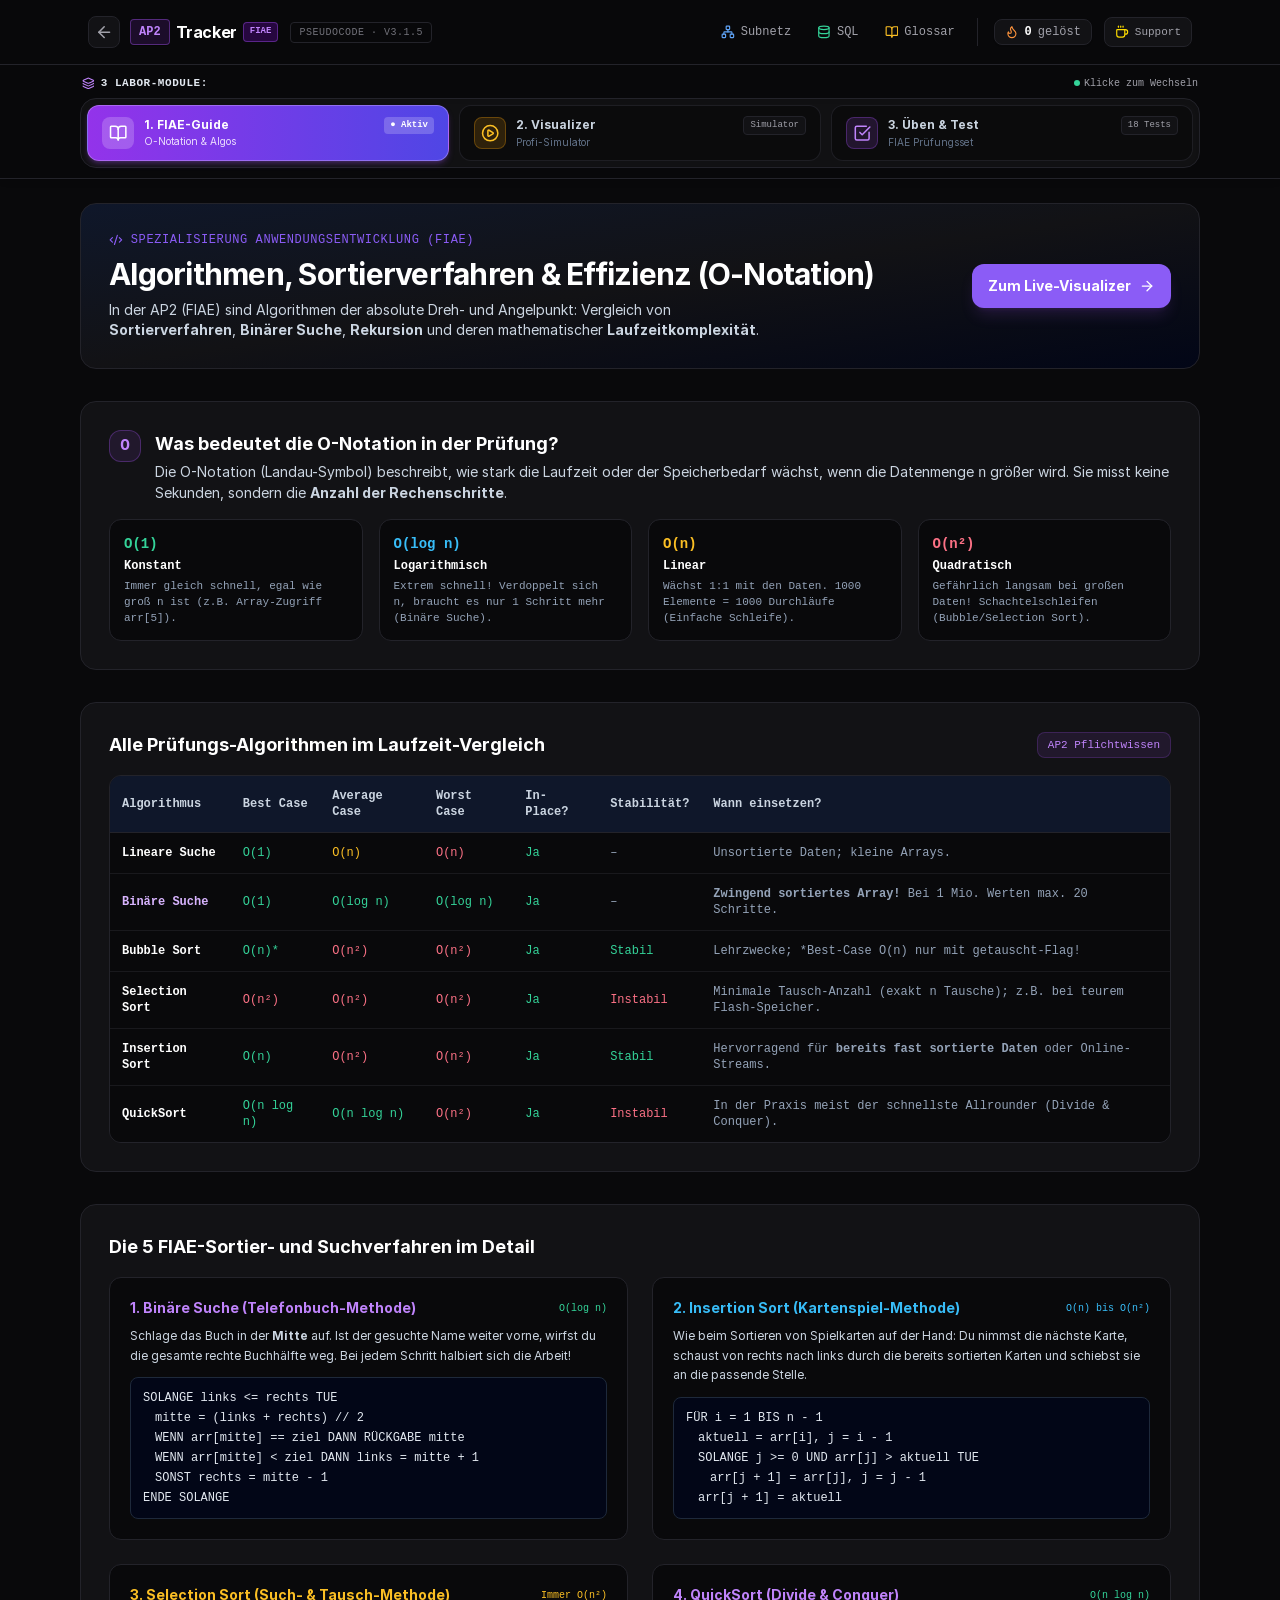
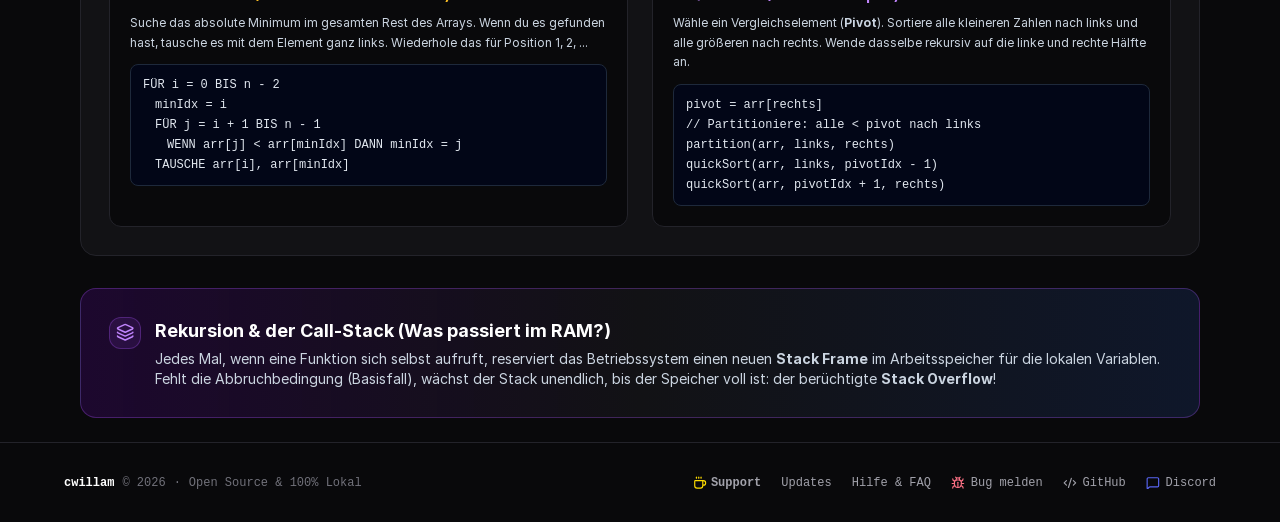
<file: pseudocode.html>
<!doctype html>
<html lang="de" class="dark">
  <head>
    <meta charset="UTF-8" />
    <meta name="viewport" content="width=device-width, initial-scale=1.0, maximum-scale=5.0" />
    <title>Pseudocode & Algorithmen-Labor | AP2 FIAE Tracker</title>
    <link rel="canonical" href="https://ap2.cwillam.de/pseudocode.html" />
    <link rel="icon" type="image/svg+xml" href="favicon.svg" />

    <!-- PWA Meta Tags -->
    <link rel="manifest" href="manifest.json" />
    <link rel="apple-touch-icon" href="favicon.svg" />
    <meta name="apple-mobile-web-app-capable" content="yes" />
    <meta
      name="apple-mobile-web-app-status-bar-style"
      content="black-translucent"
    />
    <!-- Preload Fonts -->
    <link
      rel="preload"
      href="assets/fonts/Inter-Regular.woff2"
      as="font"
      type="font/woff2"
      crossorigin
    />
    <link
      rel="preload"
      href="assets/fonts/Inter-SemiBold.woff2"
      as="font"
      type="font/woff2"
      crossorigin
    />
    <link
      rel="preload"
      href="assets/fonts/Inter-Bold.woff2"
      as="font"
      type="font/woff2"
      crossorigin
    />

    <!-- Stylesheets -->
    <link rel="stylesheet" href="assets/css/style.css?v=3.1.5" />

    <!-- Tailwind Configuration -->
    <script src="assets/js/tailwind.js?v=3.1.5"></script>
    <script>
      tailwind.config = {
        darkMode: "class",
        theme: {
          extend: {
            fontFamily: {
              sans: [
                "Inter",
                "system-ui",
                "-apple-system",
                "BlinkMacSystemFont",
                "Segoe UI",
                "Roboto",
                "sans-serif",
              ],
              mono: [
                "ui-monospace",
                "SFMono-Regular",
                "JetBrains Mono",
                "Menlo",
                "Monaco",
                "Consolas",
                "monospace",
              ],
            },
            colors: {
              dark: {
                bg: "#09090b",
                card: "#121215",
                "card-hover": "#18181d",
                border: "#23232a",
                "border-subtle": "#191920",
                strong: "#383842",
                text: "#f4f4f5",
                muted: "#a1a1aa",
                dim: "#71717a",
                accent: "#8b5cf6",
                "accent-hover": "#7c3aed",
                "accent-dim": "rgba(139, 92, 246, 0.12)",
                success: "#10b981",
                "success-dim": "rgba(16, 185, 129, 0.12)",
                warning: "#f59e0b",
                "warning-dim": "rgba(245, 158, 11, 0.12)",
                danger: "#ef4444",
                "danger-dim": "rgba(239, 68, 68, 0.12)",
              },
            },
          },
        },
      };
    </script>

    <style>
      /* Smooth bar transitions */
      .algo-bar {
        transition: height 0.25s cubic-bezier(0.4, 0, 0.2, 1),
                    background-color 0.2s ease,
                    opacity 0.25s ease,
                    transform 0.2s ease;
      }
      /* Code line highlight */
      .code-line {
        transition: background-color 0.15s ease, border-color 0.15s ease;
      }
      .code-line.active {
        background-color: rgba(139, 92, 246, 0.22);
        border-left: 3px solid #8b5cf6;
        color: #c4b5fd;
      }
      /* Custom scrollbars */
      .custom-scroll::-webkit-scrollbar {
        height: 6px;
        width: 6px;
      }
      .custom-scroll::-webkit-scrollbar-track {
        background: #121215;
      }
      .custom-scroll::-webkit-scrollbar-thumb {
        background: #23232a;
        border-radius: 4px;
      }
      .custom-scroll::-webkit-scrollbar-thumb:hover {
        background: #383842;
      }
      /* Table input states */
      .trace-input {
        font-size: 14px; /* Prevents auto-zoom on mobile iOS */
        touch-action: manipulation;
      }
      .trace-input.correct {
        background-color: rgba(16, 185, 129, 0.25) !important;
        border-color: #10b981 !important;
        color: #34d399 !important;
      }
      .trace-input.wrong {
        background-color: rgba(239, 68, 68, 0.25) !important;
        border-color: #ef4444 !important;
        color: #f87171 !important;
      }
      /* Puzzle item animation */
      .puzzle-line {
        user-select: none;
        transition: transform 0.15s ease, box-shadow 0.15s ease;
      }
      /* Mobile tap highlight reset */
      button, a {
        -webkit-tap-highlight-color: transparent;
      }
    </style>
  </head>
  <body
    class="bg-dark-bg text-dark-text min-h-screen flex flex-col font-sans selection:bg-dark-accent selection:text-white antialiased"
  >
    <!-- Header -->
    <header
      class="w-full border-b border-dark-border bg-dark-bg/90 backdrop-blur-md sticky top-0 z-50"
    >
      <div
        class="max-w-6xl mx-auto px-4 sm:px-6 h-16 flex items-center justify-between gap-4"
      >
        <div class="flex items-center gap-3">
          <a
            href="index.html"
            class="flex items-center gap-2.5 group focus:outline-none"
            title="Zurück zum Dashboard"
          >
            <div
              class="w-8 h-8 rounded-lg bg-dark-card border border-dark-border flex items-center justify-center group-hover:border-dark-accent transition-colors"
            >
              <i
                data-lucide="arrow-left"
                class="w-4 h-4 text-dark-muted group-hover:text-dark-accent transition-colors"
              ></i>
            </div>
            <div class="flex items-center gap-1.5">
              <span class="kbd-cap bg-purple-600/15 border-purple-500/40 text-purple-400 font-bold px-2 py-1 text-xs">AP2</span>
              <span class="font-bold text-base tracking-tight text-white group-hover:text-purple-400 transition-colors">Tracker</span>
              <span class="text-[9px] font-mono font-bold bg-purple-950/60 border border-purple-500/40 text-purple-400 px-1.5 py-0.5 rounded">FIAE</span>
            </div>
          </a>
          <span class="hidden sm:inline-flex items-center font-mono text-[10px] text-dark-dim border border-dark-border rounded px-2 py-0.5 uppercase tracking-wider">
            Pseudocode · v3.1.5
          </span>
        </div>

        <!-- Quick Navigation & Stats -->
        <div class="flex items-center gap-2 sm:gap-3">
          <div class="hidden md:flex items-center gap-1.5 border-r border-dark-border pr-3 mr-1">
            <a href="subnet.html" class="px-2.5 py-1.5 rounded-lg text-xs font-mono text-dark-muted hover:text-white hover:bg-dark-card transition-colors flex items-center gap-1.5" title="Subnetz-Trainer">
              <i data-lucide="network" class="w-3.5 h-3.5 text-blue-400"></i>
              <span>Subnetz</span>
            </a>
            <a href="sql.html" class="px-2.5 py-1.5 rounded-lg text-xs font-mono text-dark-muted hover:text-white hover:bg-dark-card transition-colors flex items-center gap-1.5" title="SQL-Labor">
              <i data-lucide="database" class="w-3.5 h-3.5 text-emerald-400"></i>
              <span>SQL</span>
            </a>
            <a href="glossar.html" class="px-2.5 py-1.5 rounded-lg text-xs font-mono text-dark-muted hover:text-white hover:bg-dark-card transition-colors flex items-center gap-1.5" title="Fach-Glossar">
              <i data-lucide="book-open" class="w-3.5 h-3.5 text-amber-400"></i>
              <span>Glossar</span>
            </a>
          </div>

          <div
            id="streakBadge"
            class="flex items-center gap-1.5 px-2.5 py-1 bg-dark-card border border-dark-border rounded-lg text-xs font-mono text-orange-400 shadow-sm"
            title="Erfolgreich gelöste Aufgaben"
          >
            <i data-lucide="flame" class="w-3.5 h-3.5"></i>
            <span id="streakCount" class="font-bold text-white">0</span>
            <span class="hidden sm:inline text-dark-muted">gelöst</span>
          </div>

          <!-- Support Button -->
          <button
            type="button"
            onclick="openSupportModal()"
            class="px-2.5 py-1.5 rounded-lg border border-dark-border hover:border-[#FFDD00]/40 bg-dark-card hover:bg-[#FFDD00]/10 text-dark-muted hover:text-[#FFDD00] transition-all text-xs flex items-center gap-1.5 shrink-0"
            title="Support / Projekt unterstützen"
          >
            <i data-lucide="coffee" class="w-4 h-4 text-[#FFDD00]"></i>
            <span class="hidden sm:inline font-mono text-[11px] font-medium">Support</span>
          </button>
        </div>
      </div>
    </header>

    <!-- 3-MODULE NAVIGATOR -->
    <div class="border-b border-dark-border bg-dark-bg/95 backdrop-blur-md sticky top-16 z-40 shadow-md">
      <div class="max-w-6xl mx-auto px-3 sm:px-4 py-2 sm:py-2.5">
        <!-- Tab Bar Header / Kicker -->
        <div class="flex items-center justify-between text-[11px] font-mono mb-1.5 px-0.5">
          <div class="flex items-center gap-1.5 font-bold uppercase tracking-wider text-slate-200">
            <i data-lucide="layers" class="w-3.5 h-3.5 text-purple-400"></i>
            <span>3 Labor-Module:</span>
          </div>
          <span class="text-[10px] text-dark-muted font-mono flex items-center gap-1">
            <span class="inline-block w-1.5 h-1.5 rounded-full bg-emerald-400 animate-pulse"></span>
            Klicke zum Wechseln
          </span>
        </div>

        <!-- Segmented Tab Dock -->
        <nav class="grid grid-cols-3 gap-1.5 sm:gap-2.5 p-1 sm:p-1.5 bg-dark-card/90 rounded-2xl border border-dark-border shadow-inner" aria-label="Hauptnavigation Module">
          <!-- Tab 1 -->
          <button
            type="button"
            id="tabBtn-guide"
            onclick="switchTab('guide')"
            class="tab-btn active flex flex-col sm:flex-row items-center justify-center sm:justify-start gap-1 sm:gap-2.5 p-2 sm:px-3.5 sm:py-2.5 rounded-xl text-center sm:text-left transition-all bg-gradient-to-r from-purple-600 to-indigo-600 text-white shadow-md shadow-purple-500/25 border border-purple-300/40 cursor-pointer"
          >
            <div class="tab-icon w-7 h-7 sm:w-8 sm:h-8 rounded-lg bg-white/20 flex items-center justify-center shrink-0 transition-colors">
              <i data-lucide="book-open" class="w-4 h-4 text-white"></i>
            </div>
            <div class="min-w-0 flex-1">
              <div class="flex items-center justify-center sm:justify-between gap-1">
                <span class="tab-title text-[11px] sm:text-xs font-bold leading-tight truncate text-white">1. FIAE-Guide</span>
                <span class="tab-badge text-[9px] font-mono px-1.5 py-0.5 rounded bg-white/20 text-white font-semibold hidden sm:inline-block">● Aktiv</span>
              </div>
              <div class="tab-sub text-[9px] sm:text-[10px] text-purple-100 hidden sm:block truncate opacity-95">O-Notation &amp; Algos</div>
            </div>
          </button>

          <!-- Tab 2 -->
          <button
            type="button"
            id="tabBtn-visualizer"
            onclick="switchTab('visualizer')"
            class="tab-btn flex flex-col sm:flex-row items-center justify-center sm:justify-start gap-1 sm:gap-2.5 p-2 sm:px-3.5 sm:py-2.5 rounded-xl text-center sm:text-left transition-all bg-dark-bg/70 hover:bg-dark-bg border border-dark-border/80 hover:border-purple-500/40 text-slate-300 hover:text-white cursor-pointer group"
          >
            <div class="tab-icon w-7 h-7 sm:w-8 sm:h-8 rounded-lg bg-amber-500/15 border border-amber-500/30 flex items-center justify-center shrink-0 transition-colors">
              <i data-lucide="play-circle" class="w-4 h-4 text-amber-400"></i>
            </div>
            <div class="min-w-0 flex-1">
              <div class="flex items-center justify-center sm:justify-between gap-1">
                <span class="tab-title text-[11px] sm:text-xs font-bold leading-tight truncate text-slate-300 group-hover:text-white">2. Visualizer</span>
                <span class="tab-badge text-[9px] font-mono px-1.5 py-0.5 rounded bg-dark-card border border-dark-border text-dark-muted group-hover:text-white hidden sm:inline-block">Simulator</span>
              </div>
              <div class="tab-sub text-[9px] sm:text-[10px] text-slate-500 hidden sm:block truncate">Profi-Simulator</div>
            </div>
          </button>

          <!-- Tab 3 -->
          <button
            type="button"
            id="tabBtn-exercises"
            onclick="switchTab('exercises')"
            class="tab-btn flex flex-col sm:flex-row items-center justify-center sm:justify-start gap-1 sm:gap-2.5 p-2 sm:px-3.5 sm:py-2.5 rounded-xl text-center sm:text-left transition-all bg-dark-bg/70 hover:bg-dark-bg border border-dark-border/80 hover:border-purple-500/40 text-slate-300 hover:text-white cursor-pointer group"
          >
            <div class="tab-icon w-7 h-7 sm:w-8 sm:h-8 rounded-lg bg-purple-500/15 border border-purple-500/30 flex items-center justify-center shrink-0 transition-colors">
              <i data-lucide="check-square" class="w-4 h-4 text-purple-400"></i>
            </div>
            <div class="min-w-0 flex-1">
              <div class="flex items-center justify-center sm:justify-between gap-1">
                <span class="tab-title text-[11px] sm:text-xs font-bold leading-tight truncate text-slate-300 group-hover:text-white">3. Üben &amp; Test</span>
                <span class="tab-badge text-[9px] font-mono px-1.5 py-0.5 rounded bg-dark-card border border-dark-border text-dark-muted group-hover:text-white hidden sm:inline-block">18 Tests</span>
              </div>
              <div class="tab-sub text-[9px] sm:text-[10px] text-slate-500 hidden sm:block truncate">FIAE Prüfungsset</div>
            </div>
          </button>
        </nav>
      </div>
    </div>

    <!-- Main Container -->
    <main class="max-w-6xl mx-auto px-3 sm:px-4 py-5 sm:py-6 flex-1 w-full">

      <!-- ============================================================ -->
      <!-- TAB 1: FIAE-GUIDE & O-NOTATION (AUSFÜHRLICHE THEORIE)        -->
      <!-- ============================================================ -->
      <section id="tabContent-guide" class="space-y-6 sm:space-y-8">
        
        <!-- Hero Box -->
        <div class="bg-gradient-to-br from-slate-900 via-dark-card to-slate-950 border border-dark-border rounded-2xl p-5 sm:p-7 shadow-card">
          <div class="flex flex-col md:flex-row md:items-center justify-between gap-5">
            <div>
              <div class="flex items-center gap-2 text-dark-accent text-xs font-mono mb-2 uppercase tracking-wider">
                <i data-lucide="code-2" class="w-4 h-4"></i>
                <span>Spezialisierung Anwendungsentwicklung (FIAE)</span>
              </div>
              <h1 class="text-xl sm:text-2xl md:text-3xl font-bold text-white tracking-tight">
                Algorithmen, Sortierverfahren & Effizienz (O-Notation)
              </h1>
              <p class="text-slate-300 text-xs sm:text-sm mt-2 max-w-2xl leading-relaxed">
                In der AP2 (FIAE) sind Algorithmen der absolute Dreh- und Angelpunkt: 
                Vergleich von <strong>Sortierverfahren</strong>, <strong>Binärer Suche</strong>, 
                <strong>Rekursion</strong> und deren mathematischer <strong>Laufzeitkomplexität</strong>.
              </p>
            </div>
            <div class="flex flex-wrap gap-2.5 shrink-0">
              <button
                type="button"
                onclick="switchTab('visualizer')"
                class="w-full sm:w-auto px-4 py-3 bg-dark-accent hover:bg-dark-accent-hover text-white rounded-xl text-xs sm:text-sm font-bold flex items-center justify-center gap-2 shadow-lg shadow-purple-500/15 transition-all"
              >
                <span>Zum Live-Visualizer</span>
                <i data-lucide="arrow-right" class="w-4 h-4"></i>
              </button>
            </div>
          </div>
        </div>

        <!-- Big-O Explanation: Der Praxis-Vergleich -->
        <div class="bg-dark-card border border-dark-border rounded-2xl p-5 sm:p-7 shadow-card">
          <div class="flex items-start gap-3.5 mb-4">
            <div class="w-8 h-8 rounded-xl bg-purple-500/10 border border-purple-500/30 flex items-center justify-center text-purple-400 font-bold font-mono shrink-0">O</div>
            <div>
              <h2 class="text-base sm:text-lg font-bold text-white">Was bedeutet die O-Notation in der Prüfung?</h2>
              <p class="text-xs sm:text-sm text-slate-300 mt-1 leading-relaxed">
                Die O-Notation (Landau-Symbol) beschreibt, wie stark die Laufzeit oder der Speicherbedarf wächst, 
                wenn die Datenmenge <code>n</code> größer wird. Sie misst keine Sekunden, sondern die <strong>Anzahl der Rechenschritte</strong>.
              </p>
            </div>
          </div>

          <!-- Practical Growth comparison -->
          <div class="grid grid-cols-2 sm:grid-cols-4 gap-3 sm:gap-4 font-mono text-xs">
            <div class="bg-dark-bg border border-dark-border rounded-xl p-3.5">
              <div class="text-emerald-400 font-bold text-sm">O(1)</div>
              <div class="text-white font-semibold mt-1">Konstant</div>
              <div class="text-[11px] text-slate-400 mt-1">Immer gleich schnell, egal wie groß n ist (z.B. Array-Zugriff <code>arr[5]</code>).</div>
            </div>
            <div class="bg-dark-bg border border-dark-border rounded-xl p-3.5">
              <div class="text-sky-400 font-bold text-sm">O(log n)</div>
              <div class="text-white font-semibold mt-1">Logarithmisch</div>
              <div class="text-[11px] text-slate-400 mt-1">Extrem schnell! Verdoppelt sich n, braucht es nur 1 Schritt mehr (Binäre Suche).</div>
            </div>
            <div class="bg-dark-bg border border-dark-border rounded-xl p-3.5">
              <div class="text-amber-400 font-bold text-sm">O(n)</div>
              <div class="text-white font-semibold mt-1">Linear</div>
              <div class="text-[11px] text-slate-400 mt-1">Wächst 1:1 mit den Daten. 1000 Elemente = 1000 Durchläufe (Einfache Schleife).</div>
            </div>
            <div class="bg-dark-bg border border-dark-border rounded-xl p-3.5">
              <div class="text-rose-400 font-bold text-sm">O(n²)</div>
              <div class="text-white font-semibold mt-1">Quadratisch</div>
              <div class="text-[11px] text-slate-400 mt-1">Gefährlich langsam bei großen Daten! Schachtelschleifen (Bubble/Selection Sort).</div>
            </div>
          </div>
        </div>

        <!-- Big-O Notation Table (Comprehensive AP2 Standard) -->
        <div class="bg-dark-card border border-dark-border rounded-2xl p-5 sm:p-7 shadow-card">
          <div class="flex items-center justify-between mb-4">
            <h3 class="font-bold text-base sm:text-lg text-white">Alle Prüfungs-Algorithmen im Laufzeit-Vergleich</h3>
            <span class="text-[11px] text-purple-400 font-mono bg-purple-500/10 px-2.5 py-1 rounded-lg border border-purple-500/20">AP2 Pflichtwissen</span>
          </div>

          <div class="custom-scroll overflow-x-auto rounded-xl border border-dark-border">
            <table class="w-full text-left text-xs font-mono border-collapse">
              <thead>
                <tr class="bg-slate-900 text-slate-300 border-b border-dark-border">
                  <th class="p-3 font-bold">Algorithmus</th>
                  <th class="p-3 font-bold">Best Case</th>
                  <th class="p-3 font-bold">Average Case</th>
                  <th class="p-3 font-bold">Worst Case</th>
                  <th class="p-3 font-bold">In-Place?</th>
                  <th class="p-3 font-bold">Stabilität?</th>
                  <th class="p-3 font-bold">Wann einsetzen?</th>
                </tr>
              </thead>
              <tbody class="divide-y divide-dark-border/60 bg-dark-bg">
                <tr class="hover:bg-slate-900/40">
                  <td class="p-3 font-bold text-white">Lineare Suche</td>
                  <td class="p-3 text-emerald-400">O(1)</td>
                  <td class="p-3 text-amber-400">O(n)</td>
                  <td class="p-3 text-rose-400">O(n)</td>
                  <td class="p-3 text-emerald-400">Ja</td>
                  <td class="p-3 text-slate-400">–</td>
                  <td class="p-3 text-slate-400">Unsortierte Daten; kleine Arrays.</td>
                </tr>
                <tr class="hover:bg-slate-900/40">
                  <td class="p-3 font-bold text-purple-300">Binäre Suche</td>
                  <td class="p-3 text-emerald-400">O(1)</td>
                  <td class="p-3 text-emerald-400">O(log n)</td>
                  <td class="p-3 text-emerald-400">O(log n)</td>
                  <td class="p-3 text-emerald-400">Ja</td>
                  <td class="p-3 text-slate-400">–</td>
                  <td class="p-3 text-slate-400"><strong>Zwingend sortiertes Array!</strong> Bei 1 Mio. Werten max. 20 Schritte.</td>
                </tr>
                <tr class="hover:bg-slate-900/40">
                  <td class="p-3 font-bold text-white">Bubble Sort</td>
                  <td class="p-3 text-emerald-400">O(n)*</td>
                  <td class="p-3 text-rose-400">O(n²)</td>
                  <td class="p-3 text-rose-400">O(n²)</td>
                  <td class="p-3 text-emerald-400">Ja</td>
                  <td class="p-3 text-emerald-400">Stabil</td>
                  <td class="p-3 text-slate-400">Lehrzwecke; *Best-Case O(n) nur mit getauscht-Flag!</td>
                </tr>
                <tr class="hover:bg-slate-900/40">
                  <td class="p-3 font-bold text-white">Selection Sort</td>
                  <td class="p-3 text-rose-400">O(n²)</td>
                  <td class="p-3 text-rose-400">O(n²)</td>
                  <td class="p-3 text-rose-400">O(n²)</td>
                  <td class="p-3 text-emerald-400">Ja</td>
                  <td class="p-3 text-rose-400">Instabil</td>
                  <td class="p-3 text-slate-400">Minimale Tausch-Anzahl (exakt n Tausche); z.B. bei teurem Flash-Speicher.</td>
                </tr>
                <tr class="hover:bg-slate-900/40">
                  <td class="p-3 font-bold text-white">Insertion Sort</td>
                  <td class="p-3 text-emerald-400">O(n)</td>
                  <td class="p-3 text-rose-400">O(n²)</td>
                  <td class="p-3 text-rose-400">O(n²)</td>
                  <td class="p-3 text-emerald-400">Ja</td>
                  <td class="p-3 text-emerald-400">Stabil</td>
                  <td class="p-3 text-slate-400">Hervorragend für <strong>bereits fast sortierte Daten</strong> oder Online-Streams.</td>
                </tr>
                <tr class="hover:bg-slate-900/40">
                  <td class="p-3 font-bold text-white">QuickSort</td>
                  <td class="p-3 text-emerald-400">O(n log n)</td>
                  <td class="p-3 text-emerald-400">O(n log n)</td>
                  <td class="p-3 text-rose-400">O(n²)</td>
                  <td class="p-3 text-emerald-400">Ja</td>
                  <td class="p-3 text-rose-400">Instabil</td>
                  <td class="p-3 text-slate-400">In der Praxis meist der schnellste Allrounder (Divide & Conquer).</td>
                </tr>
              </tbody>
            </table>
          </div>
        </div>

        <!-- Detail: Die 5 Algorithmen mit Alltags-Analogien -->
        <div class="bg-dark-card border border-dark-border rounded-2xl p-5 sm:p-7 shadow-card">
          <h3 class="font-bold text-base sm:text-lg text-white mb-4">Die 5 FIAE-Sortier- und Suchverfahren im Detail</h3>
          
          <div class="grid grid-cols-1 md:grid-cols-2 gap-4 sm:gap-6">
            
            <!-- 1. Binäre Suche -->
            <div class="bg-dark-bg border border-dark-border rounded-xl p-5 flex flex-col justify-between">
              <div>
                <div class="flex items-center justify-between mb-2">
                  <span class="font-bold text-sm text-purple-400">1. Binäre Suche (Telefonbuch-Methode)</span>
                  <span class="text-[10px] text-emerald-400 font-mono">O(log n)</span>
                </div>
                <p class="text-xs text-slate-300 leading-relaxed mb-3">
                  Schlage das Buch in der <strong>Mitte</strong> auf. Ist der gesuchte Name weiter vorne, wirfst du die gesamte rechte Buchhälfte weg. Bei jedem Schritt halbiert sich die Arbeit!
                </p>
                <div class="bg-slate-950 p-3 rounded-lg border border-slate-800 font-mono text-xs text-slate-200 space-y-1">
                  <div>SOLANGE links <= rechts TUE</div>
                  <div class="pl-3">mitte = (links + rechts) // 2</div>
                  <div class="pl-3">WENN arr[mitte] == ziel DANN RÜCKGABE mitte</div>
                  <div class="pl-3">WENN arr[mitte] < ziel DANN links = mitte + 1</div>
                  <div class="pl-3">SONST rechts = mitte - 1</div>
                  <div>ENDE SOLANGE</div>
                </div>
              </div>
            </div>

            <!-- 2. Insertion Sort -->
            <div class="bg-dark-bg border border-dark-border rounded-xl p-5 flex flex-col justify-between">
              <div>
                <div class="flex items-center justify-between mb-2">
                  <span class="font-bold text-sm text-sky-400">2. Insertion Sort (Kartenspiel-Methode)</span>
                  <span class="text-[10px] text-sky-400 font-mono">O(n) bis O(n²)</span>
                </div>
                <p class="text-xs text-slate-300 leading-relaxed mb-3">
                  Wie beim Sortieren von Spielkarten auf der Hand: Du nimmst die nächste Karte, schaust von rechts nach links durch die bereits sortierten Karten und schiebst sie an die passende Stelle.
                </p>
                <div class="bg-slate-950 p-3 rounded-lg border border-slate-800 font-mono text-xs text-slate-200 space-y-1">
                  <div>FÜR i = 1 BIS n - 1</div>
                  <div class="pl-3">aktuell = arr[i], j = i - 1</div>
                  <div class="pl-3">SOLANGE j >= 0 UND arr[j] > aktuell TUE</div>
                  <div class="pl-6">arr[j + 1] = arr[j], j = j - 1</div>
                  <div class="pl-3">arr[j + 1] = aktuell</div>
                </div>
              </div>
            </div>

            <!-- 3. Selection Sort -->
            <div class="bg-dark-bg border border-dark-border rounded-xl p-5 flex flex-col justify-between">
              <div>
                <div class="flex items-center justify-between mb-2">
                  <span class="font-bold text-sm text-amber-400">3. Selection Sort (Such- & Tausch-Methode)</span>
                  <span class="text-[10px] text-amber-400 font-mono">Immer O(n²)</span>
                </div>
                <p class="text-xs text-slate-300 leading-relaxed mb-3">
                  Suche das absolute Minimum im gesamten Rest des Arrays. Wenn du es gefunden hast, tausche es mit dem Element ganz links. Wiederhole das für Position 1, 2, ...
                </p>
                <div class="bg-slate-950 p-3 rounded-lg border border-slate-800 font-mono text-xs text-slate-200 space-y-1">
                  <div>FÜR i = 0 BIS n - 2</div>
                  <div class="pl-3">minIdx = i</div>
                  <div class="pl-3">FÜR j = i + 1 BIS n - 1</div>
                  <div class="pl-6">WENN arr[j] < arr[minIdx] DANN minIdx = j</div>
                  <div class="pl-3">TAUSCHE arr[i], arr[minIdx]</div>
                </div>
              </div>
            </div>

            <!-- 4. QuickSort -->
            <div class="bg-dark-bg border border-dark-border rounded-xl p-5 flex flex-col justify-between">
              <div>
                <div class="flex items-center justify-between mb-2">
                  <span class="font-bold text-sm text-purple-400">4. QuickSort (Divide & Conquer)</span>
                  <span class="text-[10px] text-emerald-400 font-mono">O(n log n)</span>
                </div>
                <p class="text-xs text-slate-300 leading-relaxed mb-3">
                  Wähle ein Vergleichselement (<strong>Pivot</strong>). Sortiere alle kleineren Zahlen nach links und alle größeren nach rechts. Wende dasselbe rekursiv auf die linke und rechte Hälfte an.
                </p>
                <div class="bg-slate-950 p-3 rounded-lg border border-slate-800 font-mono text-xs text-slate-200 space-y-1">
                  <div>pivot = arr[rechts]</div>
                  <div>// Partitioniere: alle < pivot nach links</div>
                  <div>partition(arr, links, rechts)</div>
                  <div>quickSort(arr, links, pivotIdx - 1)</div>
                  <div>quickSort(arr, pivotIdx + 1, rechts)</div>
                </div>
              </div>
            </div>

          </div>
        </div>

        <!-- Rekursion & Call-Stack -->
        <div class="bg-gradient-to-r from-purple-950/40 via-dark-card to-slate-900 border border-purple-500/30 rounded-2xl p-5 sm:p-7">
          <div class="flex items-start gap-3.5">
            <div class="w-8 h-8 rounded-xl bg-purple-500/10 border border-purple-500/30 flex items-center justify-center text-purple-400 shrink-0">
              <i data-lucide="layers" class="w-5 h-5"></i>
            </div>
            <div>
              <h3 class="text-base sm:text-lg font-bold text-white">Rekursion & der Call-Stack (Was passiert im RAM?)</h3>
              <p class="text-xs sm:text-sm text-slate-300 mt-1 leading-relaxed">
                Jedes Mal, wenn eine Funktion sich selbst aufruft, reserviert das Betriebssystem einen neuen <strong>Stack Frame</strong> im Arbeitsspeicher für die lokalen Variablen.
                Fehlt die Abbruchbedingung (Basisfall), wächst der Stack unendlich, bis der Speicher voll ist: der berüchtigte <strong>Stack Overflow</strong>!
              </p>
            </div>
          </div>
        </div>

      </section>


      <!-- ============================================================ -->
      <!-- TAB 2: PROFI-VISUALIZER (FEATURE-REICH & CLEAN)             -->
      <!-- ============================================================ -->
      <section id="tabContent-visualizer" class="hidden space-y-5 sm:space-y-6">
        
        <!-- Control Bar -->
        <div class="bg-dark-card border border-dark-border rounded-2xl p-4 sm:p-6 shadow-card space-y-4">
          
          <div class="flex flex-col lg:flex-row lg:items-center justify-between gap-4">
            
            <!-- Algorithm Selector & Presets -->
            <div class="flex flex-wrap items-center gap-2 sm:gap-3">
              <label for="algoSelect" class="text-xs font-mono text-slate-400 uppercase tracking-wider shrink-0">Algorithmus:</label>
              <select
                id="algoSelect"
                onchange="onAlgorithmChange()"
                class="bg-dark-bg border border-dark-border rounded-xl px-3.5 py-2.5 text-xs sm:text-sm text-white font-medium focus:border-dark-accent focus:outline-none w-full sm:w-auto sm:min-w-[220px]"
              >
                <optgroup label="Suchalgorithmen">
                  <option value="binary_search">1. Binäre Suche (Binary Search)</option>
                  <option value="linear_search">2. Lineare Suche (Linear Search)</option>
                </optgroup>
                <optgroup label="Sortieralgorithmen">
                  <option value="bubble_sort">3. Bubble Sort (Optimiert)</option>
                  <option value="selection_sort">4. Selection Sort (Auswahl)</option>
                  <option value="insertion_sort">5. Insertion Sort (Einfügen)</option>
                  <option value="quick_sort">6. QuickSort (Divide & Conquer)</option>
                </optgroup>
              </select>

              <!-- Presets Dropdown -->
              <div class="flex items-center gap-1.5">
                <select
                  id="presetSelect"
                  onchange="applyArrayPreset(this.value)"
                  class="bg-dark-bg border border-dark-border rounded-xl px-3 py-2 text-xs font-mono text-slate-300 focus:border-dark-accent focus:outline-none"
                >
                  <option value="random">Datensatz: Zufall</option>
                  <option value="nearly_sorted">Fast sortiert</option>
                  <option value="reverse">Umgekehrt sortiert (Worst-Case)</option>
                  <option value="small_numbers">Kleine Werte (1 bis 20)</option>
                  <option value="duplicates">Mit Duplikaten</option>
                </select>

                <button
                  type="button"
                  onclick="generateNewArray()"
                  class="p-2.5 bg-dark-bg border border-dark-border hover:border-slate-600 rounded-xl text-slate-300 hover:text-white transition-colors shrink-0"
                  title="Neu mischen"
                >
                  <i data-lucide="shuffle" class="w-4 h-4 text-dark-accent"></i>
                </button>
              </div>
            </div>

            <!-- Playback Controls -->
            <div class="flex items-center justify-between sm:justify-end gap-1.5 sm:gap-2 pt-2 lg:pt-0 border-t lg:border-t-0 border-dark-border/60">
              <button
                type="button"
                id="btnStepBack"
                onclick="stepBackward()"
                class="px-3.5 py-2.5 bg-dark-bg border border-dark-border hover:border-slate-600 rounded-xl text-xs font-mono text-slate-200 flex items-center gap-1.5 transition-colors active:scale-95"
                title="Einen Schritt zurück"
              >
                <i data-lucide="skip-back" class="w-4 h-4"></i>
                <span class="hidden sm:inline">Schritt</span>
              </button>

              <button
                type="button"
                id="btnPlayPause"
                onclick="togglePlayPause()"
                class="px-5 py-2.5 bg-dark-accent hover:bg-dark-accent-hover text-white rounded-xl text-xs sm:text-sm font-bold flex items-center gap-2 transition-all shadow-md shadow-purple-500/15 min-w-[100px] justify-center active:scale-95"
              >
                <i data-lucide="play" id="playIcon" class="w-4 h-4"></i>
                <span id="playBtnText">Start</span>
              </button>

              <button
                type="button"
                id="btnStepForward"
                onclick="stepForward()"
                class="px-3.5 py-2.5 bg-dark-bg border border-dark-border hover:border-slate-600 rounded-xl text-xs font-mono text-slate-200 flex items-center gap-1.5 transition-colors active:scale-95"
                title="Einen Schritt vor"
              >
                <span class="hidden sm:inline">Schritt</span>
                <i data-lucide="skip-forward" class="w-4 h-4"></i>
              </button>

              <button
                type="button"
                id="btnReset"
                onclick="resetAlgorithm()"
                class="p-2.5 bg-dark-bg border border-dark-border hover:border-slate-600 rounded-xl text-slate-400 hover:text-white transition-colors ml-1 active:scale-95"
                title="Zurück an den Anfang"
              >
                <i data-lucide="rotate-ccw" class="w-4 h-4"></i>
              </button>
            </div>
          </div>

          <!-- Sliders & Inputs -->
          <div class="pt-3.5 border-t border-dark-border/80 flex flex-wrap items-center justify-between gap-3 text-xs">
            <div class="flex items-center gap-2">
              <span class="text-slate-400 text-[11px] font-mono">Tempo:</span>
              <input
                type="range"
                id="speedSlider"
                min="100"
                max="1200"
                step="50"
                value="600"
                onchange="updateSpeed(this.value)"
                class="w-24 sm:w-32 accent-dark-accent cursor-pointer"
              />
              <span id="speedLabel" class="text-[10px] font-mono text-slate-400 w-14">Normal</span>
            </div>

            <div class="flex items-center gap-2">
              <span class="text-slate-400 text-[11px] font-mono">Elemente:</span>
              <input
                type="range"
                id="sizeSlider"
                min="5"
                max="10"
                step="1"
                value="7"
                onchange="updateArraySize(this.value)"
                class="w-20 sm:w-24 accent-dark-accent cursor-pointer"
              />
              <span id="sizeLabel" class="text-[10px] font-mono text-slate-400">7</span>
            </div>

            <div class="flex items-center gap-2 ml-auto">
              <div id="targetValueWrapper" class="flex items-center gap-1.5">
                <span class="text-slate-400 text-[11px] font-mono">Zielwert:</span>
                <input
                  type="number"
                  id="targetSearchInput"
                  value="42"
                  class="w-16 bg-dark-bg border border-dark-border rounded-lg px-2 py-1 text-xs text-white font-mono text-center focus:border-dark-accent focus:outline-none"
                  onchange="updateSearchTarget(this.value)"
                  title="Gesuchter Wert (oder direkt auf einen Balken klicken)"
                />
                <span class="text-[10px] text-slate-500 font-mono hidden sm:inline">(oder Klick auf Balken)</span>
              </div>
            </div>
          </div>

          <!-- Binary Search Sorted Notice -->
          <div id="binarySearchBadge" class="hidden text-xs font-mono text-purple-300 bg-purple-950/40 border border-purple-800/50 rounded-xl px-3.5 py-2 flex items-center gap-2">
            <i data-lucide="info" class="w-4 h-4 text-purple-400 shrink-0"></i>
            <span>Hinweis: Für die binäre Suche wird das Array <strong>immer automatisch aufsteigend sortiert</strong> (Grundvoraussetzung für O(log n)).</span>
          </div>
        </div>

        <!-- Visual Stage (Array Bars) -->
        <div class="bg-dark-card border border-dark-border rounded-2xl p-4 sm:p-6 shadow-card">
          <div class="flex flex-wrap items-center justify-between gap-2 mb-4">
            <h2 class="text-xs sm:text-sm font-bold text-white flex items-center gap-2">
              <i data-lucide="bar-chart-2" class="w-4 h-4 text-dark-accent"></i>
              <span>Speicher & Zeiger (Visualisierung)</span>
            </h2>
            <div class="flex flex-wrap items-center gap-2.5 sm:gap-4 text-[10px] sm:text-[11px] font-mono text-slate-400">
              <span class="flex items-center gap-1"><span class="w-2.5 h-2.5 rounded-sm bg-purple-500 inline-block"></span> Normal</span>
              <span class="flex items-center gap-1"><span class="w-2.5 h-2.5 rounded-sm bg-amber-400 inline-block"></span> Mitte / Vergleich</span>
              <span class="flex items-center gap-1"><span class="w-2.5 h-2.5 rounded-sm bg-rose-500 inline-block"></span> Tausch</span>
              <span class="flex items-center gap-1"><span class="w-2.5 h-2.5 rounded-sm bg-emerald-500 inline-block"></span> Sortiert / Treffer</span>
            </div>
          </div>

          <!-- Bar Canvas Container -->
          <div
            id="barContainer"
            class="h-48 sm:h-64 flex items-end justify-center gap-2 sm:gap-4 px-2 pb-3 pt-6 border border-dark-border/60 bg-dark-bg/80 rounded-xl relative overflow-x-auto custom-scroll"
          >
            <!-- Generated dynamically by pseudocode.js -->
          </div>

          <!-- Step Narration Box (Plain German explanation) -->
          <div class="mt-4 p-3.5 sm:p-4 bg-dark-bg border border-dark-border rounded-xl flex items-start gap-3">
            <div class="w-7 h-7 rounded-lg bg-dark-accent/10 border border-dark-accent/30 flex items-center justify-center text-dark-accent shrink-0 mt-0.5">
              <i data-lucide="message-square" class="w-4 h-4"></i>
            </div>
            <div class="flex-1">
              <div class="text-[10px] font-mono uppercase tracking-wider text-slate-500">
                Schritt <span id="currentStepNumber" class="text-purple-400 font-bold">0</span> von <span id="totalStepsNumber" class="text-white font-bold">0</span>
              </div>
              <p id="stepExplanation" class="text-xs sm:text-sm text-slate-100 mt-1 leading-relaxed font-medium">
                Klicke auf "Start" oder "Schritt", um den Algorithmus schrittweise zu analysieren.
              </p>
            </div>
          </div>
        </div>

        <!-- Side-by-Side: Code vs. Variable Inspector -->
        <div class="grid grid-cols-1 lg:grid-cols-12 gap-5 sm:gap-6">
          <div class="lg:col-span-7 bg-dark-card border border-dark-border rounded-2xl p-4 sm:p-5 flex flex-col justify-between">
            <div>
              <div class="flex items-center justify-between mb-3">
                <h3 class="font-bold text-xs sm:text-sm text-white flex items-center gap-2">
                  <i data-lucide="code" class="w-4 h-4 text-dark-accent"></i>
                  <span>FIAE-Pseudocode (Prüfungsstandard)</span>
                </h3>
                <span class="text-[10px] font-mono text-slate-400 bg-slate-900 px-2 py-0.5 rounded-md border border-slate-800">
                  Aktive Zeile leuchtet
                </span>
              </div>
              <div
                id="codeContainer"
                class="font-mono text-xs text-slate-300 bg-dark-bg border border-dark-border rounded-xl p-3 sm:p-3.5 custom-scroll overflow-x-auto leading-relaxed space-y-0.5"
              >
                <!-- Generated dynamically -->
              </div>
            </div>
          </div>

          <div class="lg:col-span-5 bg-dark-card border border-dark-border rounded-2xl p-4 sm:p-5 flex flex-col justify-between">
            <div>
              <div class="flex items-center justify-between mb-3">
                <h3 class="font-bold text-xs sm:text-sm text-white flex items-center gap-2">
                  <i data-lucide="cpu" class="w-4 h-4 text-purple-400"></i>
                  <span>Live-Trace & Variablen</span>
                </h3>
                <span class="text-[10px] font-mono text-purple-400">Speicher-Monitor</span>
              </div>
              <p class="text-xs text-slate-400 mb-3 leading-relaxed">
                Variablenzustände, Grenzen und Zwischenergebnisse des aktuellen Schritts:
              </p>
              <div id="variableInspector" class="space-y-2">
                <!-- Dynamically populated -->
              </div>
            </div>

            <div class="mt-4 pt-3.5 border-t border-dark-border/80 text-[11px] text-slate-400 flex items-center justify-between">
              <span>Status: <strong id="algoStatusText" class="text-purple-400">Bereit</strong></span>
              <span id="operationCounter" class="font-mono text-slate-500">Vergleiche: 0</span>
            </div>
          </div>
        </div>
      </section>


      <!-- ============================================================ -->
      <!-- TAB 3: SCHREIBTISCHTEST & FIAE-ÜBUNGEN (GROSSES SET)         -->
      <!-- ============================================================ -->
      <section id="tabContent-exercises" class="hidden space-y-5 sm:space-y-6">
        
        <div class="flex flex-col sm:flex-row sm:items-center justify-between gap-3 bg-dark-card border border-dark-border rounded-2xl p-3 sm:p-4 shadow-card">
          <div class="flex flex-col sm:flex-row sm:items-center gap-2 w-full sm:w-auto">
            <span class="text-xs font-mono text-slate-400 uppercase tracking-wider hidden sm:inline">Modus:</span>
            <div class="grid grid-cols-2 sm:inline-flex rounded-xl border border-dark-border bg-dark-bg p-1 text-xs w-full sm:w-auto">
              <button
                type="button"
                id="btnSubMode-trace"
                onclick="setExerciseSubMode('trace')"
                class="px-2.5 sm:px-3.5 py-2 rounded-lg font-semibold transition-all bg-dark-accent text-white shadow-sm text-center text-[11px] sm:text-xs"
              >
                <span class="sm:hidden">Trace-Tabellen</span>
                <span class="hidden sm:inline">Trace-Tabellen (Schreibtischtests)</span>
              </button>
              <button
                type="button"
                id="btnSubMode-puzzle"
                onclick="setExerciseSubMode('puzzle')"
                class="px-2.5 sm:px-3.5 py-2 rounded-lg font-semibold transition-all text-slate-400 hover:text-white text-center text-[11px] sm:text-xs"
              >
                <span class="sm:hidden">Code-Puzzles</span>
                <span class="hidden sm:inline">Code-Puzzles (Zeilen ordnen)</span>
              </button>
            </div>
          </div>

          <div class="flex items-center gap-2 w-full sm:w-auto">
            <label for="exerciseSelect" class="text-xs font-mono text-slate-400 shrink-0">Aufgabe:</label>
            <select
              id="exerciseSelect"
              onchange="onExerciseChange()"
              class="bg-dark-bg border border-dark-border rounded-xl px-3 py-2 text-xs sm:text-sm text-white focus:border-dark-accent focus:outline-none w-full sm:w-auto sm:max-w-[280px]"
            >
              <!-- Filled by JS -->
            </select>
          </div>
        </div>

        <div id="exerciseStage" class="bg-dark-card border border-dark-border rounded-2xl p-4 sm:p-6 shadow-card space-y-5">
          <!-- Filled dynamically by JS -->
        </div>
      </section>

    </main>

    <!-- Footer -->
    <footer class="border-t border-dark-border py-8 px-4 sm:px-6 text-xs font-mono text-dark-dim w-full mt-auto">
      <div class="max-w-6xl mx-auto flex flex-col sm:flex-row items-center justify-between gap-4">
        <div class="flex items-center gap-2">
          <a href="https://github.com/cwillam" target="_blank" rel="noopener" class="text-white font-semibold hover:text-purple-400 transition-colors">cwillam</a>
          <span>© 2026</span>
          <span>·</span>
          <span>Open Source & 100% Lokal</span>
        </div>
        <div class="flex flex-wrap items-center justify-center sm:justify-end gap-5 text-dark-muted">
          <button onclick="openSupportModal()" class="hover:text-[#FFDD00] transition-colors flex items-center gap-1 font-bold">
            <i data-lucide="coffee" class="w-3.5 h-3.5 text-[#FFDD00]"></i> Support
          </button>
          <a href="updates.html" class="hover:text-white transition-colors">Updates</a>
          <a href="help.html" class="hover:text-white transition-colors">Hilfe & FAQ</a>
          <a href="https://github.com/cwillam/ap2-tracker/issues/new?template=bug.yml" target="_blank" rel="noopener" class="hover:text-white transition-colors flex items-center gap-1.5">
            <i data-lucide="bug" class="w-3.5 h-3.5 text-rose-400"></i> Bug melden
          </a>
          <a href="https://github.com/cwillam" target="_blank" rel="noopener" class="hover:text-white transition-colors flex items-center gap-1.5">
            <i data-lucide="code-2" class="w-3.5 h-3.5"></i> GitHub
          </a>
          <a href="https://discord.gg/5BM5YJadDs" target="_blank" rel="noopener" class="hover:text-white transition-colors flex items-center gap-1.5">
            <i data-lucide="message-square" class="w-3.5 h-3.5 text-[#5865F2]"></i> Discord
          </a>
        </div>
      </div>
    </footer>

    <!-- Standardized Support Modal -->
    <div
      id="supportModal"
      class="fixed inset-0 z-50 bg-black/85 backdrop-blur-sm hidden flex items-center justify-center p-4"
      onclick="if(event.target === this) closeSupportModal()"
    >
      <div class="w-full max-w-md bg-dark-card border border-dark-border rounded-2xl p-6 shadow-2xl space-y-4 relative">
        <div class="flex items-center justify-between pb-3 border-b border-dark-border">
          <div class="flex items-center gap-2.5">
            <div class="w-8 h-8 rounded-lg bg-[#FFDD00]/15 border border-[#FFDD00]/30 flex items-center justify-center text-[#FFDD00]">
              <i data-lucide="coffee" class="w-4 h-4"></i>
            </div>
            <div>
              <h3 class="font-bold text-base text-white leading-tight">Projekt unterstützen</h3>
              <span class="text-[10px] font-mono text-dark-dim leading-none">Freiwillig &amp; 100% werbefrei</span>
            </div>
          </div>
          <button
            onclick="closeSupportModal()"
            class="w-8 h-8 rounded-lg border border-dark-border hover:border-dark-border/80 bg-dark-bg hover:bg-dark-border/40 text-dark-muted hover:text-white transition-all flex items-center justify-center"
            title="Schließen"
            aria-label="Modal schließen"
          >
            <i data-lucide="x" class="w-4 h-4"></i>
          </button>
        </div>
        <p class="text-xs text-dark-muted leading-relaxed">
          Die Tracker sind komplett kostenlos, werbefrei und quelloffen. Wenn dir das Tool bei der Prüfungsvorbereitung hilft, freue ich mich riesig über einen Kaffee!
        </p>
        <div class="flex flex-col gap-3 pt-1">
          <!-- PayPal Button -->
          <a
            href="https://www.paypal.com/paypalme/parablepanorama"
            target="_blank"
            rel="noopener"
            class="flex items-center justify-between p-3.5 rounded-xl bg-[#0070BA]/10 border border-[#0070BA]/30 hover:border-[#0070BA]/60 hover:bg-[#0070BA]/20 transition-all group"
          >
            <div class="flex items-center gap-3">
              <div class="w-9 h-9 rounded-lg bg-[#0070BA]/20 flex items-center justify-center text-[#0079C1] group-hover:scale-105 transition-transform">
                <i data-lucide="wallet" class="w-4 h-4"></i>
              </div>
              <div class="flex flex-col text-left">
                <span class="font-bold text-white text-xs">PayPal</span>
                <span class="text-[10px] text-dark-muted font-mono">paypal.me/parablepanorama · Schnell &amp; unkompliziert</span>
              </div>
            </div>
            <i data-lucide="chevron-right" class="w-4 h-4 text-dark-muted group-hover:translate-x-0.5 transition-transform"></i>
          </a>

          <!-- Buy Me A Coffee Button -->
          <a
            href="https://buymeacoffee.com/cwillam"
            target="_blank"
            rel="noopener"
            class="flex items-center justify-between p-3.5 rounded-xl bg-[#FFDD00]/10 border border-[#FFDD00]/30 hover:border-[#FFDD00]/60 hover:bg-[#FFDD00]/20 transition-all group"
          >
            <div class="flex items-center gap-3">
              <div class="w-9 h-9 rounded-lg bg-[#FFDD00]/20 flex items-center justify-center text-[#FFDD00] group-hover:scale-105 transition-transform">
                <i data-lucide="coffee" class="w-4 h-4"></i>
              </div>
              <div class="flex flex-col text-left">
                <span class="font-bold text-white text-xs">Buy Me a Coffee</span>
                <span class="text-[10px] text-dark-muted font-mono">buymeacoffee.com/cwillam · Einmalig spenden</span>
              </div>
            </div>
            <i data-lucide="chevron-right" class="w-4 h-4 text-dark-muted group-hover:translate-x-0.5 transition-transform"></i>
          </a>
        </div>
        <div class="pt-2 border-t border-dark-border/60 flex items-center justify-center gap-1.5 text-[11px] font-mono text-dark-dim">
          <i data-lucide="shield-check" class="w-3.5 h-3.5 text-emerald-400"></i>
          <span>Sichere Weiterleitung · Keine Datenübertragung</span>
        </div>
      </div>
    </div>

    <!-- Scripts -->
    <script src="assets/js/lucide.min.js?v=3.1.5"></script>
    <script src="assets/js/confetti.js?v=3.1.5"></script>
    <script src="assets/js/pseudocode.js?v=3.1.5"></script>
    <script>
      function openSupportModal() {
        const modal = document.getElementById("supportModal");
        if (modal) {
          modal.classList.remove("hidden");
          if (window.lucide) lucide.createIcons();
        }
      }

      function closeSupportModal() {
        const modal = document.getElementById("supportModal");
        if (modal) modal.classList.add("hidden");
      }

      document.addEventListener("keydown", (e) => {
        if (e.key === "Escape") closeSupportModal();
      });

      if (window.lucide) lucide.createIcons();
    </script>
    <script>
      // Service Worker Registration
      if ("serviceWorker" in navigator) {
        window.addEventListener("load", () => {
          navigator.serviceWorker.register("sw.js?v=3.1.5").catch(() => {});
        });
      }
    </script>
  </body>
</html>
</file>
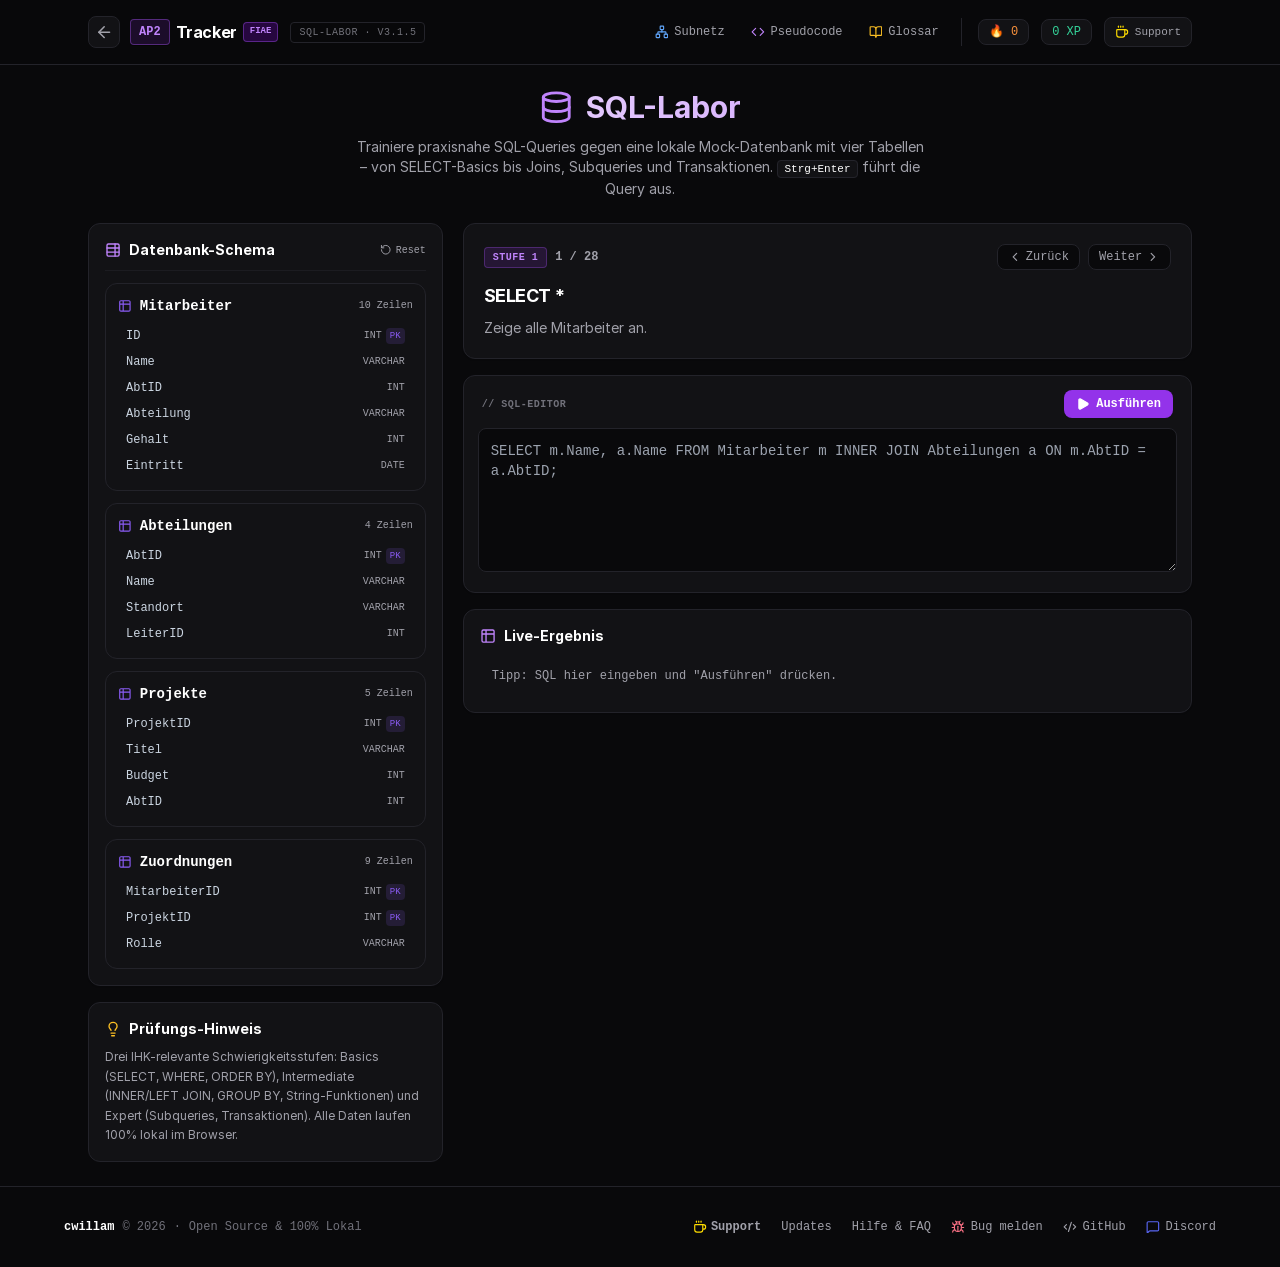
<file: sql.html>
<!doctype html>
<html lang="de" class="dark">
  <head>
    <meta charset="UTF-8" />
    <meta name="viewport" content="width=device-width, initial-scale=1.0" />
    <title>SQL-Labor | AP2 FIAE Tracker</title>
    <link rel="canonical" href="https://ap2.cwillam.de/sql.html" />
    <link rel="icon" type="image/svg+xml" href="favicon.svg" />

    <!-- PWA Meta Tags -->
    <link rel="manifest" href="manifest.json" />
    <link rel="apple-touch-icon" href="favicon.svg" />
    <meta name="apple-mobile-web-app-capable" content="yes" />
    <meta
      name="apple-mobile-web-app-status-bar-style"
      content="black-translucent"
    />
    <meta name="theme-color" content="#09090b" />

    <!-- Preload Fonts -->
    <link
      rel="preload"
      href="assets/fonts/Inter-Regular.woff2"
      as="font"
      type="font/woff2"
      crossorigin
    />
    <link
      rel="preload"
      href="assets/fonts/Inter-SemiBold.woff2"
      as="font"
      type="font/woff2"
      crossorigin
    />
    <link
      rel="preload"
      href="assets/fonts/Inter-Bold.woff2"
      as="font"
      type="font/woff2"
      crossorigin
    />

    <!-- Stylesheets -->
    <link rel="stylesheet" href="assets/css/style.css?v=3.1.5" />

    <!-- Tailwind Configuration -->
    <script src="assets/js/tailwind.js?v=3.1.5"></script>
    <script>
      tailwind.config = {
        darkMode: "class",
        theme: {
          extend: {
            fontFamily: {
              sans: [
                "Inter",
                "system-ui",
                "-apple-system",
                "BlinkMacSystemFont",
                "Segoe UI",
                "Roboto",
                "sans-serif",
              ],
              mono: [
                "ui-monospace",
                "SFMono-Regular",
                "JetBrains Mono",
                "Menlo",
                "Monaco",
                "Consolas",
                "monospace",
              ],
            },
            colors: {
              dark: {
                bg: "#09090b",
                card: "#121215",
                "card-hover": "#18181d",
                border: "#23232a",
                "border-subtle": "#191920",
                strong: "#383842",
                text: "#f4f4f5",
                muted: "#a1a1aa",
                dim: "#71717a",
                accent: "#8b5cf6",
                "accent-hover": "#7c3aed",
                "accent-dim": "rgba(139, 92, 246, 0.12)",
                success: "#10b981",
                "success-dim": "rgba(16, 185, 129, 0.12)",
                warning: "#f59e0b",
                "warning-dim": "rgba(245, 158, 11, 0.12)",
                danger: "#ef4444",
                "danger-dim": "rgba(239, 68, 68, 0.12)",
              },
            },
          },
        },
      };
    </script>
    <style>
      .sql-next-pulse {
        animation: sql-pulse 1.4s ease-in-out infinite;
        border-color: #8b5cf6;
        color: white;
        background-color: #8b5cf6;
      }
      @keyframes sql-pulse {
        0%,
        100% {
          box-shadow: 0 0 0 0 rgba(139, 92, 246, 0);
          transform: scale(1);
        }
        50% {
          box-shadow: 0 0 0 8px rgba(139, 92, 246, 0.4);
          transform: scale(1.05);
        }
      }
      .sql-next-pulse:hover {
        animation: none;
        transform: scale(1.06);
        box-shadow: 0 0 0 6px rgba(139, 92, 246, 0.55);
      }
    </style>
  </head>
  <body
    class="bg-dark-bg text-dark-text min-h-screen flex flex-col font-sans selection:bg-dark-accent selection:text-white"
  >
    <!-- Header -->
    <header
      class="w-full border-b border-dark-border bg-dark-bg/90 backdrop-blur-md sticky top-0 z-40"
    >
      <div
        class="max-w-6xl mx-auto px-4 sm:px-6 h-16 flex items-center justify-between gap-4"
      >
        <div class="flex items-center gap-3">
          <a
            href="index.html"
            class="flex items-center gap-2.5 group focus:outline-none"
            title="Zurück zum Dashboard"
          >
            <div
              class="w-8 h-8 rounded-lg bg-dark-card border border-dark-border flex items-center justify-center group-hover:border-dark-accent transition-colors"
            >
              <i
                data-lucide="arrow-left"
                class="w-4 h-4 text-dark-muted group-hover:text-dark-accent transition-colors"
              ></i>
            </div>
            <div class="flex items-center gap-1.5">
              <span class="kbd-cap bg-purple-600/15 border-purple-500/40 text-purple-400 font-bold px-2 py-1 text-xs">AP2</span>
              <span class="font-bold text-base tracking-tight text-white group-hover:text-purple-400 transition-colors">Tracker</span>
              <span class="text-[9px] font-mono font-bold bg-purple-950/60 border border-purple-500/40 text-purple-400 px-1.5 py-0.5 rounded">FIAE</span>
            </div>
          </a>
          <span class="hidden sm:inline-flex items-center font-mono text-[10px] text-dark-dim border border-dark-border rounded px-2 py-0.5 uppercase tracking-wider">
            SQL-Labor · v3.1.5
          </span>
        </div>

        <!-- Quick Navigation & Stats -->
        <div class="flex items-center gap-2 sm:gap-3">
          <div class="hidden md:flex items-center gap-1.5 border-r border-dark-border pr-3 mr-1">
            <a href="subnet.html" class="px-2.5 py-1.5 rounded-lg text-xs font-mono text-dark-muted hover:text-white hover:bg-dark-card transition-colors flex items-center gap-1.5" title="Subnetz-Trainer">
              <i data-lucide="network" class="w-3.5 h-3.5 text-blue-400"></i>
              <span>Subnetz</span>
            </a>
            <a href="pseudocode.html" class="px-2.5 py-1.5 rounded-lg text-xs font-mono text-dark-muted hover:text-white hover:bg-dark-card transition-colors flex items-center gap-1.5" title="Pseudocode-Labor">
              <i data-lucide="code" class="w-3.5 h-3.5 text-purple-400"></i>
              <span>Pseudocode</span>
            </a>
            <a href="glossar.html" class="px-2.5 py-1.5 rounded-lg text-xs font-mono text-dark-muted hover:text-white hover:bg-dark-card transition-colors flex items-center gap-1.5" title="Fach-Glossar">
              <i data-lucide="book-open" class="w-3.5 h-3.5 text-amber-400"></i>
              <span>Glossar</span>
            </a>
          </div>

          <span
            id="streakBadge"
            class="text-xs font-mono bg-dark-card border border-dark-border px-2.5 py-1 rounded-lg text-orange-400 flex items-center gap-1"
          >
            <i data-lucide="flame" class="w-3.5 h-3.5"></i>
            <span>0</span>
          </span>
          <span
            id="xpBadge"
            class="text-xs font-mono bg-dark-card border border-dark-border px-2.5 py-1 rounded-lg text-emerald-400"
          >
            0 XP
          </span>
          <!-- Support Button -->
          <button
            type="button"
            onclick="openSupportModal()"
            class="px-2.5 py-1.5 rounded-lg border border-dark-border hover:border-[#FFDD00]/40 bg-dark-card hover:bg-[#FFDD00]/10 text-dark-muted hover:text-[#FFDD00] transition-all text-xs flex items-center gap-1.5 shrink-0"
            title="Support / Projekt unterstützen"
          >
            <i data-lucide="coffee" class="w-4 h-4 text-[#FFDD00]"></i>
            <span class="hidden sm:inline font-mono text-[11px] font-medium">Support</span>
          </button>
        </div>
      </div>
    </header>

    <!-- Main Content -->
    <main class="flex-grow w-full max-w-6xl mx-auto px-4 sm:px-6 py-6 space-y-6">
      <div class="text-center mb-6">
        <h1
          class="text-2xl sm:text-3xl font-extrabold bg-gradient-to-r from-white to-purple-400 bg-clip-text text-transparent mb-2 pb-1 flex items-center justify-center gap-3"
        >
          <i data-lucide="database" class="w-7 h-7 text-purple-400"></i>
          SQL-Labor
        </h1>
        <p class="text-dark-muted text-xs sm:text-sm max-w-xl mx-auto leading-relaxed">
          Trainiere praxisnahe SQL-Queries gegen eine lokale Mock-Datenbank mit vier Tabellen – von SELECT-Basics bis Joins, Subqueries und Transaktionen.
          <kbd class="font-mono bg-dark-card border border-dark-border px-1.5 py-0.5 rounded text-[11px] text-white">Strg+Enter</kbd>
          führt die Query aus.
        </p>
      </div>

      <div class="grid grid-cols-1 lg:grid-cols-3 gap-5">
        <!-- Sidebar Schema Explorer -->
        <aside class="lg:col-span-1 space-y-4">
          <div class="bg-dark-card border border-dark-border rounded-xl p-4 shadow-sm">
            <div class="flex items-center justify-between mb-3 border-b border-dark-border/60 pb-2.5">
              <h2 class="font-bold text-sm text-white flex items-center gap-2">
                <i
                  data-lucide="table-properties"
                  class="w-4 h-4 text-purple-400"
                ></i>
                Datenbank-Schema
              </h2>
              <button
                id="btnReset"
                class="text-[10px] font-mono text-dark-muted hover:text-purple-400 transition-colors flex items-center gap-1"
                title="Datenbank auf Standard zurücksetzen"
              >
                <i data-lucide="rotate-ccw" class="w-3 h-3"></i> Reset
              </button>
            </div>
            <div id="schemaExplorer" class="space-y-3 font-mono text-xs"></div>
          </div>

          <div
            class="bg-dark-card border border-dark-border rounded-xl p-4 text-xs text-dark-muted leading-relaxed"
          >
            <h3
              class="font-bold text-white mb-2 text-sm flex items-center gap-2"
            >
              <i data-lucide="lightbulb" class="w-4 h-4 text-amber-400"></i>
              Prüfungs-Hinweis
            </h3>
            Drei IHK-relevante Schwierigkeitsstufen: Basics (SELECT, WHERE, ORDER BY), Intermediate (INNER/LEFT JOIN, GROUP BY, String-Funktionen) und Expert (Subqueries, Transaktionen). Alle Daten laufen 100% lokal im Browser.
          </div>
        </aside>

        <!-- Workspace & Editor -->
        <section class="lg:col-span-2 space-y-4">
          <!-- Task Card -->
          <div class="bg-dark-card border border-dark-border rounded-xl p-5 shadow-sm">
            <div class="flex items-center justify-between flex-wrap gap-2 mb-3">
              <div class="flex items-center gap-2">
                <span
                  id="taskLevel"
                  class="bg-purple-600/15 border border-purple-500/30 text-purple-400 px-2 py-0.5 rounded text-[10px] font-mono font-bold uppercase tracking-wider"
                  >Stufe 1</span
                >
                <span id="taskCounter" class="text-dark-muted text-xs font-mono font-semibold"
                  >1 / 12</span
                >
              </div>
              <div class="flex items-center gap-2">
                <button
                  id="btnPrev"
                  class="px-2.5 py-1 bg-dark-bg border border-dark-border hover:border-dark-strong rounded-lg text-dark-muted hover:text-white text-xs font-mono flex items-center gap-1 transition-colors"
                >
                  <i data-lucide="chevron-left" class="w-3.5 h-3.5"></i>
                  <span>Zurück</span>
                </button>
                <button
                  id="btnNext"
                  class="px-2.5 py-1 bg-dark-bg border border-dark-border hover:border-dark-strong rounded-lg text-dark-muted hover:text-white text-xs font-mono flex items-center gap-1 transition-colors"
                >
                  <span>Weiter</span>
                  <i data-lucide="chevron-right" class="w-3.5 h-3.5"></i>
                </button>
              </div>
            </div>
            <h2 id="taskTitle" class="text-base sm:text-lg font-bold text-white mb-2 tracking-tight"></h2>
            <p
              id="taskPrompt"
              class="text-dark-muted text-xs sm:text-sm leading-relaxed"
            ></p>
          </div>

          <!-- Code Editor Box -->
          <div class="bg-dark-card border border-dark-border rounded-xl p-3.5 shadow-sm">
            <div class="flex items-center justify-between mb-2.5 px-1">
              <span
                class="text-[10px] font-mono uppercase tracking-wider text-dark-dim font-bold"
                >// SQL-EDITOR</span
              >
              <button
                id="btnRun"
                class="px-3 py-1.5 bg-purple-600 hover:bg-purple-500 text-white rounded-lg font-bold font-mono text-xs transition-colors flex items-center gap-1.5 shadow-sm"
              >
                <i data-lucide="play" class="w-3 h-3 fill-white"></i> Ausführen
              </button>
            </div>
            <textarea
              id="editor"
              spellcheck="false"
              class="w-full h-36 bg-dark-bg border border-dark-border rounded-lg p-3 font-mono text-xs sm:text-sm text-white focus:outline-none focus:border-purple-500 resize-y transition-colors"
              placeholder="SELECT m.Name, a.Name FROM Mitarbeiter m INNER JOIN Abteilungen a ON m.AbtID = a.AbtID;"
            ></textarea>
          </div>

          <div id="feedback"></div>

          <!-- Live Result Table -->
          <div class="bg-dark-card border border-dark-border rounded-xl p-4 shadow-sm overflow-hidden">
            <div class="flex items-center justify-between mb-2.5">
              <h2 class="font-bold text-sm text-white flex items-center gap-2">
                <i data-lucide="table-2" class="w-4 h-4 text-purple-400"></i>
                Live-Ergebnis
              </h2>
            </div>
            <div id="resultTable" class="overflow-x-auto text-xs font-mono"></div>
          </div>
        </section>
      </div>
    </main>

    <!-- Footer -->
    <footer class="border-t border-dark-border py-8 px-4 sm:px-6 text-xs font-mono text-dark-dim w-full mt-auto">
      <div class="max-w-6xl mx-auto flex flex-col sm:flex-row items-center justify-between gap-4">
        <div class="flex items-center gap-2">
          <a href="https://github.com/cwillam" target="_blank" rel="noopener" class="text-white font-semibold hover:text-purple-400 transition-colors">cwillam</a>
          <span>© 2026</span>
          <span>·</span>
          <span>Open Source & 100% Lokal</span>
        </div>
        <div class="flex flex-wrap items-center justify-center sm:justify-end gap-5 text-dark-muted">
          <button onclick="openSupportModal()" class="hover:text-[#FFDD00] transition-colors flex items-center gap-1 font-bold">
            <i data-lucide="coffee" class="w-3.5 h-3.5 text-[#FFDD00]"></i> Support
          </button>
          <a href="updates.html" class="hover:text-white transition-colors">Updates</a>
          <a href="help.html" class="hover:text-white transition-colors">Hilfe & FAQ</a>
          <a href="https://github.com/cwillam/ap2-tracker/issues/new?template=bug.yml" target="_blank" rel="noopener" class="hover:text-white transition-colors flex items-center gap-1.5">
            <i data-lucide="bug" class="w-3.5 h-3.5 text-rose-400"></i> Bug melden
          </a>
          <a href="https://github.com/cwillam" target="_blank" rel="noopener" class="hover:text-white transition-colors flex items-center gap-1.5">
            <i data-lucide="code-2" class="w-3.5 h-3.5"></i> GitHub
          </a>
          <a href="https://discord.gg/5BM5YJadDs" target="_blank" rel="noopener" class="hover:text-white transition-colors flex items-center gap-1.5">
            <i data-lucide="message-square" class="w-3.5 h-3.5 text-[#5865F2]"></i> Discord
          </a>
        </div>
      </div>
    </footer>

    <!-- Standardized Support Modal -->
    <div
      id="supportModal"
      class="fixed inset-0 z-50 bg-black/85 backdrop-blur-sm hidden flex items-center justify-center p-4"
      onclick="if(event.target === this) closeSupportModal()"
    >
      <div class="w-full max-w-md bg-dark-card border border-dark-border rounded-2xl p-6 shadow-2xl space-y-4 relative">
        <div class="flex items-center justify-between pb-3 border-b border-dark-border">
          <div class="flex items-center gap-2.5">
            <div class="w-8 h-8 rounded-lg bg-[#FFDD00]/15 border border-[#FFDD00]/30 flex items-center justify-center text-[#FFDD00]">
              <i data-lucide="coffee" class="w-4 h-4"></i>
            </div>
            <div>
              <h3 class="font-bold text-base text-white leading-tight">Projekt unterstützen</h3>
              <span class="text-[10px] font-mono text-dark-dim leading-none">Freiwillig &amp; 100% werbefrei</span>
            </div>
          </div>
          <button
            onclick="closeSupportModal()"
            class="w-8 h-8 rounded-lg border border-dark-border hover:border-dark-border/80 bg-dark-bg hover:bg-dark-border/40 text-dark-muted hover:text-white transition-all flex items-center justify-center"
            title="Schließen"
            aria-label="Modal schließen"
          >
            <i data-lucide="x" class="w-4 h-4"></i>
          </button>
        </div>
        <p class="text-xs text-dark-muted leading-relaxed">
          Die Tracker sind komplett kostenlos, werbefrei und quelloffen. Wenn dir das Tool bei der Prüfungsvorbereitung hilft, freue ich mich riesig über einen Kaffee!
        </p>
        <div class="flex flex-col gap-3 pt-1">
          <!-- PayPal Button -->
          <a
            href="https://www.paypal.com/paypalme/parablepanorama"
            target="_blank"
            rel="noopener"
            class="flex items-center justify-between p-3.5 rounded-xl bg-[#0070BA]/10 border border-[#0070BA]/30 hover:border-[#0070BA]/60 hover:bg-[#0070BA]/20 transition-all group"
          >
            <div class="flex items-center gap-3">
              <div class="w-9 h-9 rounded-lg bg-[#0070BA]/20 flex items-center justify-center text-[#0079C1] group-hover:scale-105 transition-transform">
                <i data-lucide="wallet" class="w-4 h-4"></i>
              </div>
              <div class="flex flex-col text-left">
                <span class="font-bold text-white text-xs">PayPal</span>
                <span class="text-[10px] text-dark-muted font-mono">paypal.me/parablepanorama · Schnell &amp; unkompliziert</span>
              </div>
            </div>
            <i data-lucide="chevron-right" class="w-4 h-4 text-dark-muted group-hover:translate-x-0.5 transition-transform"></i>
          </a>

          <!-- Buy Me A Coffee Button -->
          <a
            href="https://buymeacoffee.com/cwillam"
            target="_blank"
            rel="noopener"
            class="flex items-center justify-between p-3.5 rounded-xl bg-[#FFDD00]/10 border border-[#FFDD00]/30 hover:border-[#FFDD00]/60 hover:bg-[#FFDD00]/20 transition-all group"
          >
            <div class="flex items-center gap-3">
              <div class="w-9 h-9 rounded-lg bg-[#FFDD00]/20 flex items-center justify-center text-[#FFDD00] group-hover:scale-105 transition-transform">
                <i data-lucide="coffee" class="w-4 h-4"></i>
              </div>
              <div class="flex flex-col text-left">
                <span class="font-bold text-white text-xs">Buy Me a Coffee</span>
                <span class="text-[10px] text-dark-muted font-mono">buymeacoffee.com/cwillam · Einmalig spenden</span>
              </div>
            </div>
            <i data-lucide="chevron-right" class="w-4 h-4 text-dark-muted group-hover:translate-x-0.5 transition-transform"></i>
          </a>
        </div>
        <div class="pt-2 border-t border-dark-border/60 flex items-center justify-center gap-1.5 text-[11px] font-mono text-dark-dim">
          <i data-lucide="shield-check" class="w-3.5 h-3.5 text-emerald-400"></i>
          <span>Sichere Weiterleitung · Keine Datenübertragung</span>
        </div>
      </div>
    </div>

    <!-- Scripts -->
    <script src="assets/js/lucide.min.js?v=3.1.5"></script>
    <script src="assets/js/confetti.js?v=3.1.5"></script>
    <script src="assets/js/sql.js?v=3.1.5"></script>
    <script>
      function openSupportModal() {
        const modal = document.getElementById("supportModal");
        if (modal) {
          modal.classList.remove("hidden");
          if (window.lucide) lucide.createIcons();
        }
      }

      function closeSupportModal() {
        const modal = document.getElementById("supportModal");
        if (modal) modal.classList.add("hidden");
      }

      document.addEventListener("keydown", (e) => {
        if (e.key === "Escape") closeSupportModal();
      });

      if (window.lucide) lucide.createIcons();
    </script>
    <script>
      if ("serviceWorker" in navigator) {
        window.addEventListener("load", () => {
          navigator.serviceWorker.register("sw.js?v=3.1.5").catch(() => {});
        });
      }
    </script>
  </body>
</html>
</file>
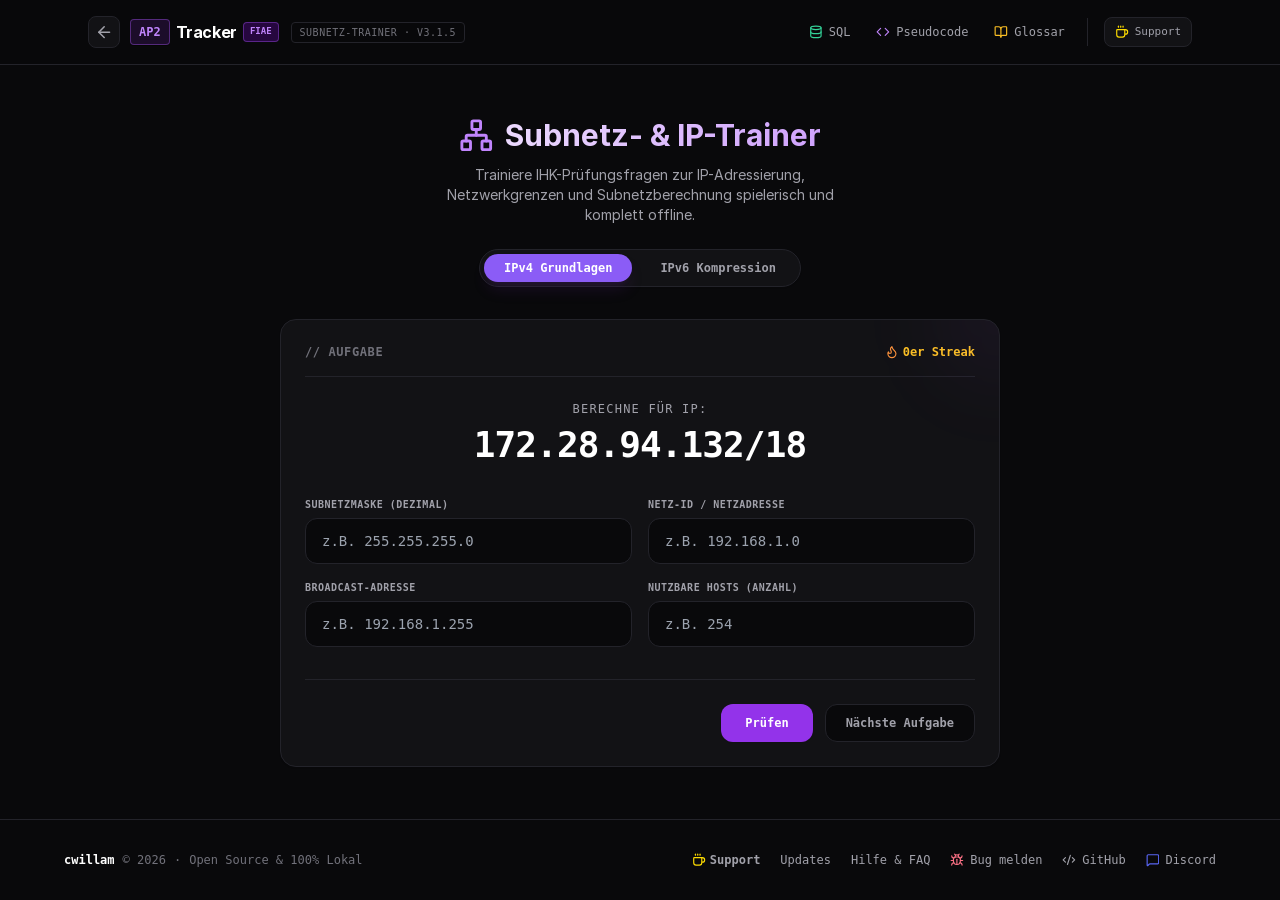
<file: subnet.html>
<!doctype html>
<html lang="de" class="dark">
  <head>
    <meta charset="UTF-8" />
    <meta name="viewport" content="width=device-width, initial-scale=1.0" />
    <title>Subnetz-Trainer | AP2 FIAE Tracker</title>
    <link rel="canonical" href="https://ap2.cwillam.de/subnet.html" />
    <link rel="icon" type="image/svg+xml" href="favicon.svg" />

    <!-- PWA Meta Tags -->
    <link rel="manifest" href="manifest.json" />
    <link rel="apple-touch-icon" href="favicon.svg" />
    <meta name="apple-mobile-web-app-capable" content="yes" />
    <meta
      name="apple-mobile-web-app-status-bar-style"
      content="black-translucent"
    />
    <meta name="theme-color" content="#09090b" />

    <!-- Preload Fonts -->
    <link
      rel="preload"
      href="assets/fonts/Inter-Regular.woff2"
      as="font"
      type="font/woff2"
      crossorigin
    />
    <link
      rel="preload"
      href="assets/fonts/Inter-SemiBold.woff2"
      as="font"
      type="font/woff2"
      crossorigin
    />
    <link
      rel="preload"
      href="assets/fonts/Inter-Bold.woff2"
      as="font"
      type="font/woff2"
      crossorigin
    />

    <!-- Stylesheets -->
    <link rel="stylesheet" href="assets/css/style.css?v=3.1.5" />

    <!-- Tailwind Configuration -->
    <script src="assets/js/tailwind.js?v=3.1.5"></script>
    <script>
      tailwind.config = {
        darkMode: "class",
        theme: {
          extend: {
            fontFamily: {
              sans: [
                "Inter",
                "system-ui",
                "-apple-system",
                "BlinkMacSystemFont",
                "Segoe UI",
                "Roboto",
                "sans-serif",
              ],
              mono: [
                "ui-monospace",
                "SFMono-Regular",
                "JetBrains Mono",
                "Menlo",
                "Monaco",
                "Consolas",
                "monospace",
              ],
            },
            colors: {
              dark: {
                bg: "#09090b",
                card: "#121215",
                "card-hover": "#18181d",
                border: "#23232a",
                "border-subtle": "#191920",
                strong: "#383842",
                text: "#f4f4f5",
                muted: "#a1a1aa",
                dim: "#71717a",
                accent: "#8b5cf6",
                "accent-hover": "#7c3aed",
                "accent-dim": "rgba(139, 92, 246, 0.12)",
                success: "#10b981",
                "success-dim": "rgba(16, 185, 129, 0.12)",
                warning: "#f59e0b",
                "warning-dim": "rgba(245, 158, 11, 0.12)",
                danger: "#ef4444",
                "danger-dim": "rgba(239, 68, 68, 0.12)",
              },
            },
          },
        },
      };
    </script>
  </head>
  <body
    class="bg-dark-bg text-dark-text min-h-screen flex flex-col font-sans selection:bg-dark-accent selection:text-white"
  >
    <!-- Header -->
    <header
      class="w-full border-b border-dark-border bg-dark-bg/90 backdrop-blur-md sticky top-0 z-40"
    >
      <div
        class="max-w-6xl mx-auto px-4 sm:px-6 h-16 flex items-center justify-between gap-4"
      >
        <div class="flex items-center gap-3">
          <a
            href="index.html"
            class="flex items-center gap-2.5 group focus:outline-none"
            title="Zurück zum Dashboard"
          >
            <div
              class="w-8 h-8 rounded-lg bg-dark-card border border-dark-border flex items-center justify-center group-hover:border-dark-accent transition-colors"
            >
              <i
                data-lucide="arrow-left"
                class="w-4 h-4 text-dark-muted group-hover:text-dark-accent transition-colors"
              ></i>
            </div>
            <div class="flex items-center gap-1.5">
              <span class="kbd-cap bg-purple-600/15 border-purple-500/40 text-purple-400 font-bold px-2 py-1 text-xs">AP2</span>
              <span class="font-bold text-base tracking-tight text-white group-hover:text-purple-400 transition-colors">Tracker</span>
              <span class="text-[9px] font-mono font-bold bg-purple-950/60 border border-purple-500/40 text-purple-400 px-1.5 py-0.5 rounded">FIAE</span>
            </div>
          </a>
          <span class="hidden sm:inline-flex items-center font-mono text-[10px] text-dark-dim border border-dark-border rounded px-2 py-0.5 uppercase tracking-wider">
            Subnetz-Trainer · v3.1.5
          </span>
        </div>

        <!-- Quick Navigation & Stats -->
        <div class="flex items-center gap-2 sm:gap-3">
          <div class="hidden md:flex items-center gap-1.5 border-r border-dark-border pr-3 mr-1">
            <a href="sql.html" class="px-2.5 py-1.5 rounded-lg text-xs font-mono text-dark-muted hover:text-white hover:bg-dark-card transition-colors flex items-center gap-1.5" title="SQL-Labor">
              <i data-lucide="database" class="w-3.5 h-3.5 text-emerald-400"></i>
              <span>SQL</span>
            </a>
            <a href="pseudocode.html" class="px-2.5 py-1.5 rounded-lg text-xs font-mono text-dark-muted hover:text-white hover:bg-dark-card transition-colors flex items-center gap-1.5" title="Pseudocode-Labor">
              <i data-lucide="code" class="w-3.5 h-3.5 text-purple-400"></i>
              <span>Pseudocode</span>
            </a>
            <a href="glossar.html" class="px-2.5 py-1.5 rounded-lg text-xs font-mono text-dark-muted hover:text-white hover:bg-dark-card transition-colors flex items-center gap-1.5" title="Fach-Glossar">
              <i data-lucide="book-open" class="w-3.5 h-3.5 text-amber-400"></i>
              <span>Glossar</span>
            </a>
          </div>

          <!-- Support Button -->
          <button
            type="button"
            onclick="openSupportModal()"
            class="px-2.5 py-1.5 rounded-lg border border-dark-border hover:border-[#FFDD00]/40 bg-dark-card hover:bg-[#FFDD00]/10 text-dark-muted hover:text-[#FFDD00] transition-all text-xs flex items-center gap-1.5 shrink-0"
            title="Support / Projekt unterstützen"
          >
            <i data-lucide="coffee" class="w-4 h-4 text-[#FFDD00]"></i>
            <span class="hidden sm:inline font-mono text-[11px] font-medium">Support</span>
          </button>
        </div>
      </div>
    </header>

    <!-- Main Content -->
    <main class="flex-grow w-full max-w-3xl mx-auto px-4 sm:px-6 py-8 flex flex-col justify-center">
      <div class="text-center mb-8">
        <h1
          class="text-2xl sm:text-3xl font-extrabold bg-gradient-to-r from-white to-purple-400 bg-clip-text text-transparent mb-2 pb-1 flex items-center justify-center gap-3"
        >
          <i data-lucide="network" class="w-7 h-7 text-purple-400"></i>
          Subnetz- &amp; IP-Trainer
        </h1>
        <p class="text-dark-muted text-xs sm:text-sm max-w-md mx-auto leading-relaxed">
          Trainiere IHK-Prüfungsfragen zur IP-Adressierung, Netzwerkgrenzen und Subnetzberechnung spielerisch und komplett offline.
        </p>

        <!-- Tabs -->
        <div class="inline-flex justify-center mt-6 gap-2 bg-dark-card p-1 rounded-full border border-dark-border mx-auto shadow-sm">
          <button
            id="btn-ipv4"
            onclick="switchTab('ipv4')"
            class="px-5 py-1.5 rounded-full text-xs font-mono font-bold transition-all bg-dark-accent text-white shadow-lg shadow-purple-900/20"
          >
            IPv4 Grundlagen
          </button>
          <button
            id="btn-ipv6"
            onclick="switchTab('ipv6')"
            class="px-5 py-1.5 rounded-full text-xs font-mono font-bold text-dark-muted hover:text-white transition-all"
          >
            IPv6 Kompression
          </button>
        </div>
      </div>

      <!-- IPv4 Area -->
      <div id="tab-ipv4" class="space-y-6 fade-in">
        <div class="bg-dark-card border border-dark-border rounded-2xl p-6 relative overflow-hidden shadow-sm">
          <div class="absolute top-0 right-0 w-32 h-32 bg-purple-500/5 rounded-full blur-2xl -mr-16 -mt-16 pointer-events-none"></div>

          <div class="flex justify-between items-center mb-6 border-b border-dark-border pb-4">
            <span class="text-xs font-mono text-dark-dim uppercase font-bold tracking-wider">// AUFGABE</span>
            <span id="ipv4Streak" class="text-xs font-mono font-bold text-amber-400 flex items-center gap-1">
              <i data-lucide="flame" class="w-4 h-4 text-orange-400"></i> 0er Streak
            </span>
          </div>

          <!-- Task Display -->
          <div class="text-center mb-8">
            <span class="text-xs text-dark-muted uppercase font-mono tracking-widest block mb-2">Berechne für IP:</span>
            <h2 id="ipv4Target" class="text-3xl sm:text-4xl font-extrabold font-mono text-white tracking-tight select-all"></h2>
          </div>

          <!-- Input Fields Grid -->
          <div class="grid grid-cols-1 sm:grid-cols-2 gap-4">
            <!-- Subnet Mask -->
            <div class="flex flex-col gap-1.5">
              <label class="text-[10px] uppercase font-mono font-bold text-dark-muted tracking-wider">Subnetzmaske (Dezimal)</label>
              <div class="relative">
                <input
                  type="text"
                  id="ansMask"
                  placeholder="z.B. 255.255.255.0"
                  class="w-full bg-dark-bg border border-dark-border rounded-xl px-4 py-3 text-sm text-white focus:border-purple-500 outline-none font-mono transition-colors"
                />
                <span id="feedbackMask" class="absolute right-3 top-3.5 text-lg"></span>
              </div>
            </div>

            <!-- Network ID -->
            <div class="flex flex-col gap-1.5">
              <label class="text-[10px] uppercase font-mono font-bold text-dark-muted tracking-wider">Netz-ID / Netzadresse</label>
              <div class="relative">
                <input
                  type="text"
                  id="ansNet"
                  placeholder="z.B. 192.168.1.0"
                  class="w-full bg-dark-bg border border-dark-border rounded-xl px-4 py-3 text-sm text-white focus:border-purple-500 outline-none font-mono transition-colors"
                />
                <span id="feedbackNet" class="absolute right-3 top-3.5 text-lg"></span>
              </div>
            </div>

            <!-- Broadcast -->
            <div class="flex flex-col gap-1.5">
              <label class="text-[10px] uppercase font-mono font-bold text-dark-muted tracking-wider">Broadcast-Adresse</label>
              <div class="relative">
                <input
                  type="text"
                  id="ansBcast"
                  placeholder="z.B. 192.168.1.255"
                  class="w-full bg-dark-bg border border-dark-border rounded-xl px-4 py-3 text-sm text-white focus:border-purple-500 outline-none font-mono transition-colors"
                />
                <span id="feedbackBcast" class="absolute right-3 top-3.5 text-lg"></span>
              </div>
            </div>

            <!-- Total Hosts -->
            <div class="flex flex-col gap-1.5">
              <label class="text-[10px] uppercase font-mono font-bold text-dark-muted tracking-wider">Nutzbare Hosts (Anzahl)</label>
              <div class="relative">
                <input
                  type="text"
                  id="ansHosts"
                  placeholder="z.B. 254"
                  class="w-full bg-dark-bg border border-dark-border rounded-xl px-4 py-3 text-sm text-white focus:border-purple-500 outline-none font-mono transition-colors"
                />
                <span id="feedbackHosts" class="absolute right-3 top-3.5 text-lg"></span>
              </div>
            </div>
          </div>

          <!-- Actions -->
          <div class="mt-8 flex flex-wrap gap-3 items-center justify-between border-t border-dark-border pt-6">
            <button
              id="btnSolution"
              onclick="showSolution()"
              class="px-4 py-2.5 border border-dark-border text-dark-muted hover:text-white rounded-xl text-xs font-mono font-bold transition-all bg-dark-bg hidden"
            >
              Lösungsweg anzeigen
            </button>
            <div class="flex gap-3 ml-auto">
              <button
                onclick="checkIPv4()"
                class="px-6 py-2.5 bg-purple-600 hover:bg-purple-500 text-white rounded-xl text-xs font-mono font-bold transition-all shadow-sm"
              >
                Prüfen
              </button>
              <button
                onclick="generateIPv4()"
                class="px-5 py-2.5 bg-dark-bg border border-dark-border hover:border-dark-strong text-dark-muted hover:text-white rounded-xl text-xs font-mono font-bold transition-all"
              >
                Nächste Aufgabe
              </button>
            </div>
          </div>
        </div>

        <!-- Explanation Panel -->
        <div id="solutionPanel" class="bg-dark-card border border-dark-border rounded-2xl p-6 shadow-sm hidden fade-in">
          <h3 class="text-base font-bold text-white mb-4 flex items-center gap-2">
            <i data-lucide="help-circle" class="w-4 h-4 text-purple-400"></i>
            Schritt-für-Schritt Erklärung
          </h3>
          <div class="text-xs text-dark-muted space-y-4 font-mono leading-relaxed" id="solutionContent"></div>
        </div>
      </div>

      <!-- IPv6 Area -->
      <div id="tab-ipv6" class="space-y-6 fade-in hidden">
        <div class="bg-dark-card border border-dark-border rounded-2xl p-6 relative overflow-hidden shadow-sm">
          <div class="absolute top-0 right-0 w-32 h-32 bg-purple-500/5 rounded-full blur-2xl -mr-16 -mt-16 pointer-events-none"></div>

          <div class="flex justify-between items-center mb-6 border-b border-dark-border pb-4">
            <span class="text-xs font-mono text-dark-dim uppercase font-bold tracking-wider">// KOMPRESSION</span>
            <span id="ipv6Streak" class="text-xs font-mono font-bold text-amber-400 flex items-center gap-1">
              <i data-lucide="flame" class="w-4 h-4 text-orange-400"></i> 0er Streak
            </span>
          </div>

          <!-- Task Display -->
          <div class="text-center mb-8">
            <span class="text-xs text-dark-muted uppercase font-mono tracking-widest block mb-2">Kürze diese IPv6-Adresse maximal:</span>
            <h2 id="ipv6Target" class="text-lg sm:text-2xl font-bold font-mono text-white tracking-tight break-all select-all"></h2>
          </div>

          <!-- Input Fields -->
          <div class="flex flex-col gap-2">
            <label class="text-[10px] uppercase font-mono font-bold text-dark-muted tracking-wider">Deine gekürzte IPv6</label>
            <div class="relative">
              <input
                type="text"
                id="ansIpv6"
                placeholder="z.B. 2001:db8::1"
                class="w-full bg-dark-bg border border-dark-border rounded-xl px-4 py-3 text-sm text-white focus:border-purple-500 outline-none font-mono transition-colors"
              />
              <span id="feedbackIpv6" class="absolute right-3 top-3.5 text-lg"></span>
            </div>
          </div>

          <!-- Actions -->
          <div class="mt-8 flex flex-wrap gap-3 items-center border-t border-dark-border pt-6">
            <div class="flex gap-3 ml-auto">
              <button
                onclick="checkIPv6()"
                class="px-6 py-2.5 bg-purple-600 hover:bg-purple-500 text-white rounded-xl text-xs font-mono font-bold transition-all shadow-sm"
              >
                Prüfen
              </button>
              <button
                onclick="generateIPv6()"
                class="px-5 py-2.5 bg-dark-bg border border-dark-border hover:border-dark-strong text-dark-muted hover:text-white rounded-xl text-xs font-mono font-bold transition-all"
              >
                Nächste Aufgabe
              </button>
            </div>
          </div>
        </div>

        <!-- Explanation Panel -->
        <div id="solutionPanelIpv6" class="bg-dark-card border border-dark-border rounded-2xl p-6 shadow-sm hidden fade-in">
          <h3 class="text-base font-bold text-white mb-4 flex items-center gap-2">
            <i data-lucide="help-circle" class="w-4 h-4 text-purple-400"></i>
            IHK Kürzungsregeln nach RFC 5952
          </h3>
          <div class="text-xs text-dark-muted space-y-3 leading-relaxed">
            <p><strong>1. Führende Nullen entfernen:</strong> Innerhalb jedes Hexadezimalblocks dürfen führende Nullen weggelassen werden (z.B. wird <code class="text-white font-mono">0db8</code> zu <code class="text-white font-mono">db8</code> und <code class="text-white font-mono">0000</code> zu <code class="text-white font-mono">0</code>).</p>
            <p><strong>2. Null-Blöcke zusammenfassen (mind. 2 Blöcke):</strong> Mindestens zwei aufeinanderfolgende Gruppen reiner Nullen (z.B. <code class="text-white font-mono">:0000:0000:</code>) dürfen durch ein einziges <code class="text-white font-mono">::</code> ersetzt werden. Ein einzelner 0-Block bleibt als <code class="text-white font-mono">:0:</code> stehen (RFC 5952 § 4.2.2), da <code class="text-white font-mono">::</code> keine Zeichenersparnis bringt.</p>
            <p class="text-amber-400">⚠️ <strong>Achtung:</strong> Die <code class="text-white font-mono">::</code>-Kürzung darf <strong>nur ein einziges Mal</strong> angewendet werden. Bei Gleichstand wird die erste Sequenz gekürzt (RFC 5952 § 4.2.3).</p>
            <div id="ipv6Hint" class="hidden p-3 rounded-lg border border-purple-500/30 bg-purple-500/10 text-purple-300 font-mono text-[11px]"></div>
            <div class="bg-dark-bg border border-dark-border rounded-xl p-3 mt-4 text-xs font-mono">
              <span class="block text-[10px] text-dark-dim uppercase font-bold mb-1">Berechnete korrekte Antwort:</span>
              <span id="ipv6SolutionText" class="text-white font-bold font-mono"></span>
            </div>
          </div>
        </div>
      </div>
    </main>

    <!-- Footer -->
    <footer class="border-t border-dark-border py-8 px-4 sm:px-6 text-xs font-mono text-dark-dim w-full mt-auto">
      <div class="max-w-6xl mx-auto flex flex-col sm:flex-row items-center justify-between gap-4">
        <div class="flex items-center gap-2">
          <a href="https://github.com/cwillam" target="_blank" rel="noopener" class="text-white font-semibold hover:text-purple-400 transition-colors">cwillam</a>
          <span>© 2026</span>
          <span>·</span>
          <span>Open Source & 100% Lokal</span>
        </div>
        <div class="flex flex-wrap items-center justify-center sm:justify-end gap-5 text-dark-muted">
          <button onclick="openSupportModal()" class="hover:text-[#FFDD00] transition-colors flex items-center gap-1 font-bold">
            <i data-lucide="coffee" class="w-3.5 h-3.5 text-[#FFDD00]"></i> Support
          </button>
          <a href="updates.html" class="hover:text-white transition-colors">Updates</a>
          <a href="help.html" class="hover:text-white transition-colors">Hilfe & FAQ</a>
          <a href="https://github.com/cwillam/ap2-tracker/issues/new?template=bug.yml" target="_blank" rel="noopener" class="hover:text-white transition-colors flex items-center gap-1.5">
            <i data-lucide="bug" class="w-3.5 h-3.5 text-rose-400"></i> Bug melden
          </a>
          <a href="https://github.com/cwillam" target="_blank" rel="noopener" class="hover:text-white transition-colors flex items-center gap-1.5">
            <i data-lucide="code-2" class="w-3.5 h-3.5"></i> GitHub
          </a>
          <a href="https://discord.gg/5BM5YJadDs" target="_blank" rel="noopener" class="hover:text-white transition-colors flex items-center gap-1.5">
            <i data-lucide="message-square" class="w-3.5 h-3.5 text-[#5865F2]"></i> Discord
          </a>
        </div>
      </div>
    </footer>

    <!-- Standardized Support Modal -->
    <div
      id="supportModal"
      class="fixed inset-0 z-50 bg-black/85 backdrop-blur-sm hidden flex items-center justify-center p-4"
      onclick="if(event.target === this) closeSupportModal()"
    >
      <div class="w-full max-w-md bg-dark-card border border-dark-border rounded-2xl p-6 shadow-2xl space-y-4 relative">
        <div class="flex items-center justify-between pb-3 border-b border-dark-border">
          <div class="flex items-center gap-2.5">
            <div class="w-8 h-8 rounded-lg bg-[#FFDD00]/15 border border-[#FFDD00]/30 flex items-center justify-center text-[#FFDD00]">
              <i data-lucide="coffee" class="w-4 h-4"></i>
            </div>
            <div>
              <h3 class="font-bold text-base text-white leading-tight">Projekt unterstützen</h3>
              <span class="text-[10px] font-mono text-dark-dim leading-none">Freiwillig &amp; 100% werbefrei</span>
            </div>
          </div>
          <button
            onclick="closeSupportModal()"
            class="w-8 h-8 rounded-lg border border-dark-border hover:border-dark-border/80 bg-dark-bg hover:bg-dark-border/40 text-dark-muted hover:text-white transition-all flex items-center justify-center"
            title="Schließen"
            aria-label="Modal schließen"
          >
            <i data-lucide="x" class="w-4 h-4"></i>
          </button>
        </div>
        <p class="text-xs text-dark-muted leading-relaxed">
          Die Tracker sind komplett kostenlos, werbefrei und quelloffen. Wenn dir das Tool bei der Prüfungsvorbereitung hilft, freue ich mich riesig über einen Kaffee!
        </p>
        <div class="flex flex-col gap-3 pt-1">
          <!-- PayPal Button -->
          <a
            href="https://www.paypal.com/paypalme/parablepanorama"
            target="_blank"
            rel="noopener"
            class="flex items-center justify-between p-3.5 rounded-xl bg-[#0070BA]/10 border border-[#0070BA]/30 hover:border-[#0070BA]/60 hover:bg-[#0070BA]/20 transition-all group"
          >
            <div class="flex items-center gap-3">
              <div class="w-9 h-9 rounded-lg bg-[#0070BA]/20 flex items-center justify-center text-[#0079C1] group-hover:scale-105 transition-transform">
                <i data-lucide="wallet" class="w-4 h-4"></i>
              </div>
              <div class="flex flex-col text-left">
                <span class="font-bold text-white text-xs">PayPal</span>
                <span class="text-[10px] text-dark-muted font-mono">paypal.me/parablepanorama · Schnell &amp; unkompliziert</span>
              </div>
            </div>
            <i data-lucide="chevron-right" class="w-4 h-4 text-dark-muted group-hover:translate-x-0.5 transition-transform"></i>
          </a>

          <!-- Buy Me A Coffee Button -->
          <a
            href="https://buymeacoffee.com/cwillam"
            target="_blank"
            rel="noopener"
            class="flex items-center justify-between p-3.5 rounded-xl bg-[#FFDD00]/10 border border-[#FFDD00]/30 hover:border-[#FFDD00]/60 hover:bg-[#FFDD00]/20 transition-all group"
          >
            <div class="flex items-center gap-3">
              <div class="w-9 h-9 rounded-lg bg-[#FFDD00]/20 flex items-center justify-center text-[#FFDD00] group-hover:scale-105 transition-transform">
                <i data-lucide="coffee" class="w-4 h-4"></i>
              </div>
              <div class="flex flex-col text-left">
                <span class="font-bold text-white text-xs">Buy Me a Coffee</span>
                <span class="text-[10px] text-dark-muted font-mono">buymeacoffee.com/cwillam · Einmalig spenden</span>
              </div>
            </div>
            <i data-lucide="chevron-right" class="w-4 h-4 text-dark-muted group-hover:translate-x-0.5 transition-transform"></i>
          </a>
        </div>
        <div class="pt-2 border-t border-dark-border/60 flex items-center justify-center gap-1.5 text-[11px] font-mono text-dark-dim">
          <i data-lucide="shield-check" class="w-3.5 h-3.5 text-emerald-400"></i>
          <span>Sichere Weiterleitung · Keine Datenübertragung</span>
        </div>
      </div>
    </div>

    <!-- Scripts -->
    <script src="assets/js/lucide.min.js?v=3.1.5"></script>
    <script src="assets/js/subnet.js?v=3.1.5"></script>
    <script>
      function openSupportModal() {
        const modal = document.getElementById("supportModal");
        if (modal) {
          modal.classList.remove("hidden");
          if (window.lucide) lucide.createIcons();
        }
      }

      function closeSupportModal() {
        const modal = document.getElementById("supportModal");
        if (modal) modal.classList.add("hidden");
      }

      document.addEventListener("keydown", (e) => {
        if (e.key === "Escape") closeSupportModal();
      });

      document.addEventListener("DOMContentLoaded", () => {
        if (window.lucide) {
          lucide.createIcons();
        }
      });
    </script>
    <script>
      if ("serviceWorker" in navigator) {
        window.addEventListener("load", () => {
          navigator.serviceWorker.register("sw.js?v=3.1.5").catch(() => {});
        });
      }
    </script>
  </body>
</html>
</file>
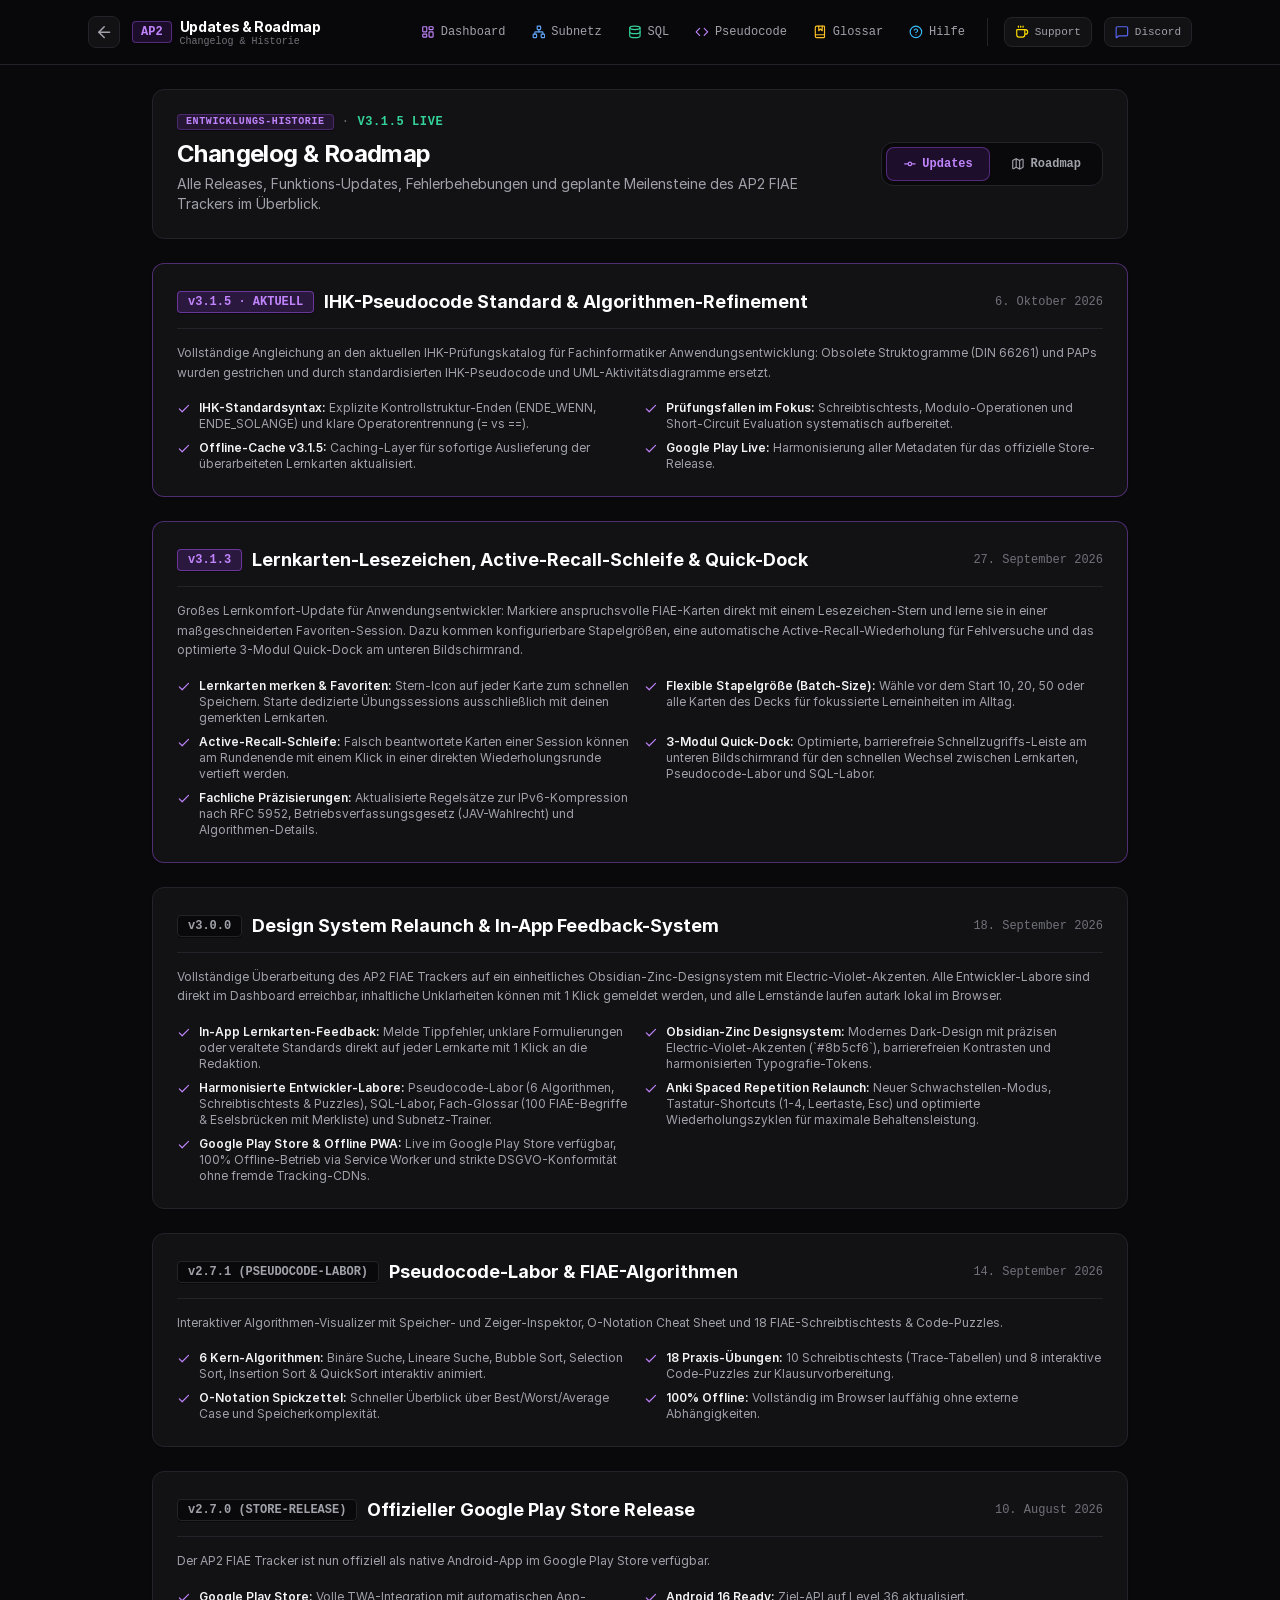
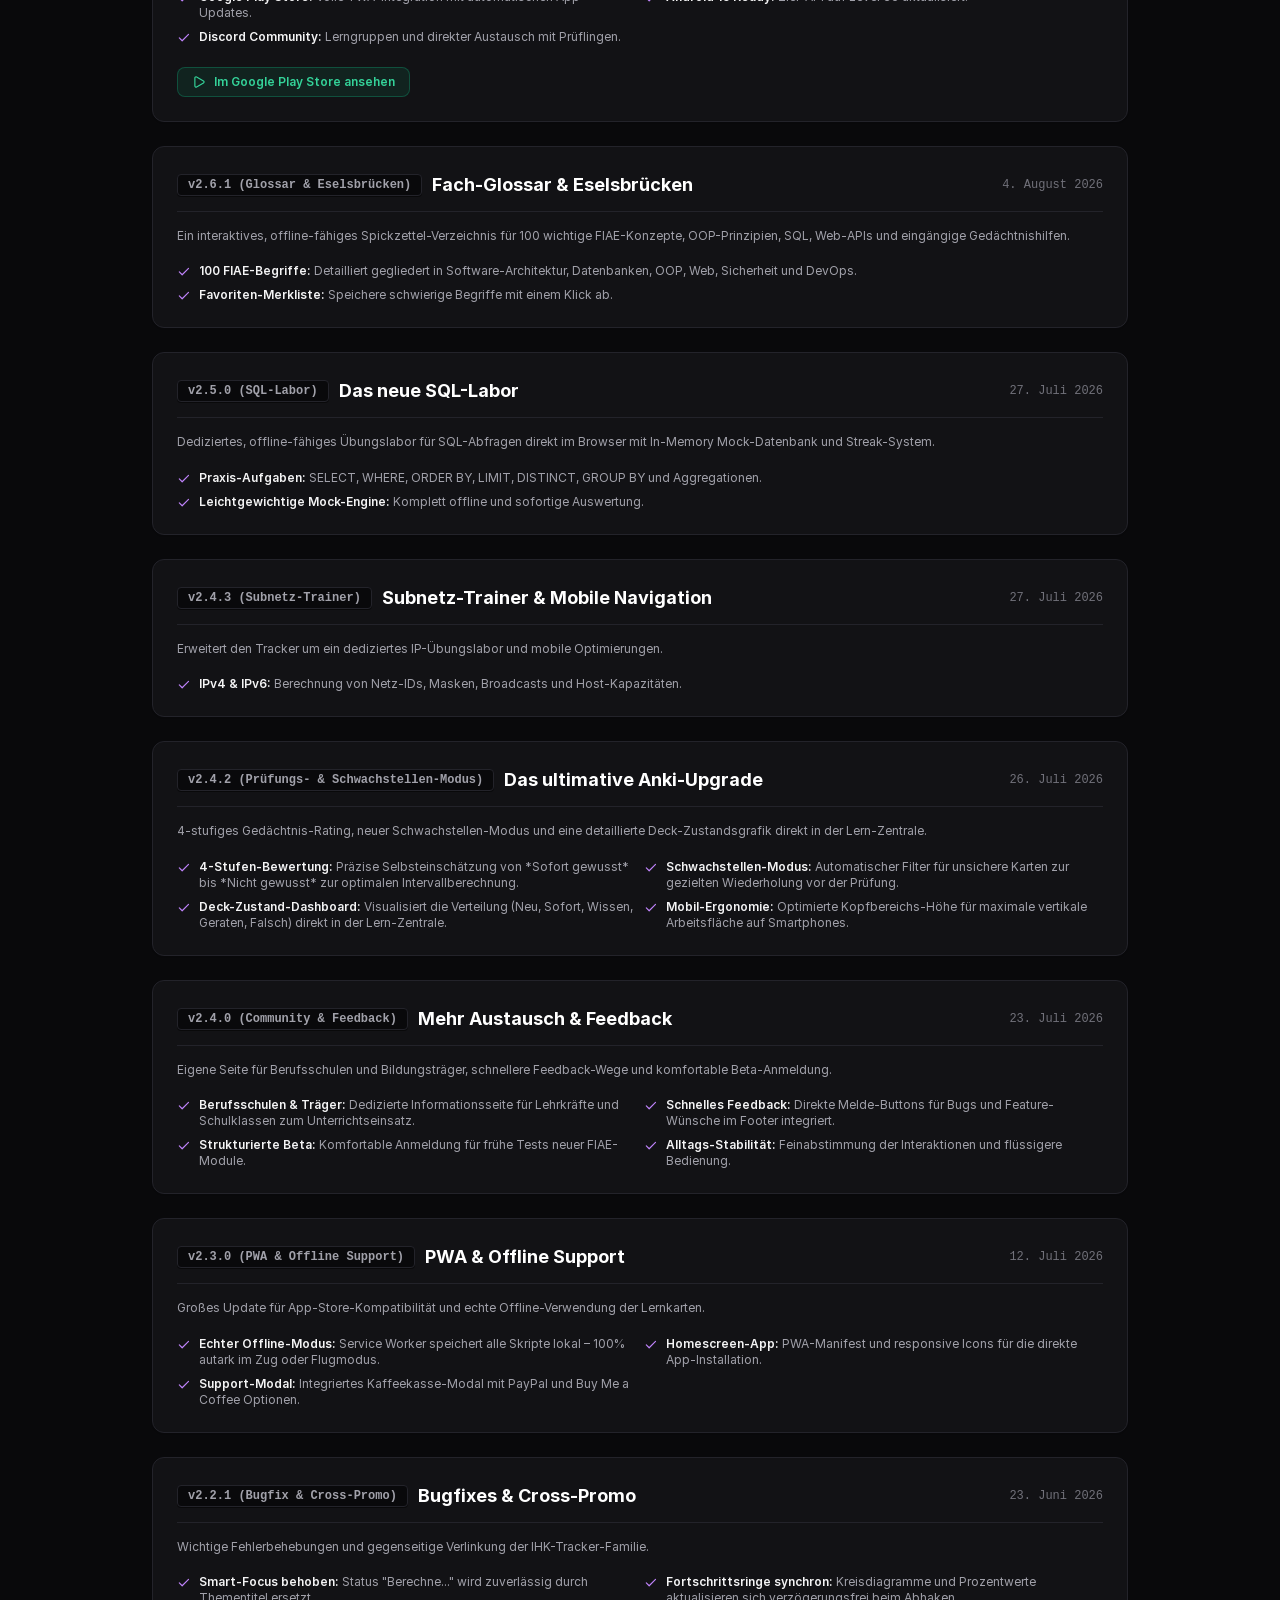
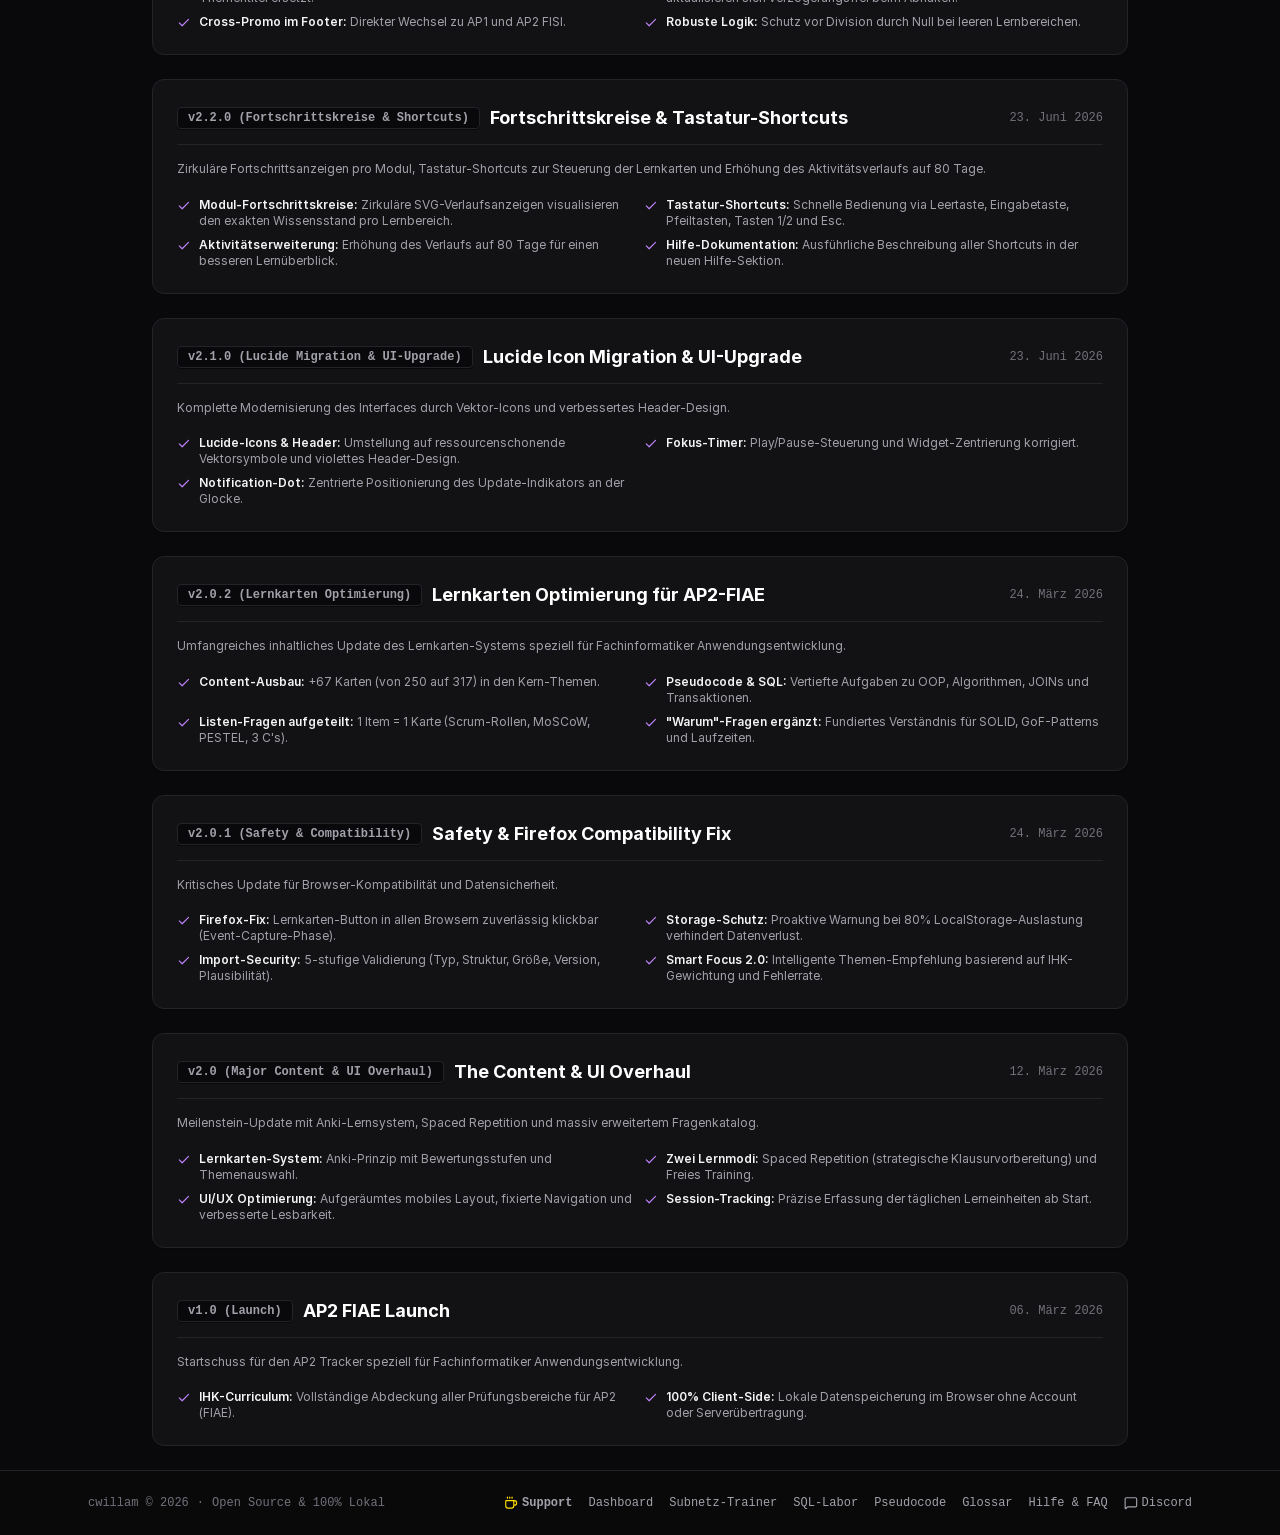
<file: updates.html>
<!doctype html>
<html lang="de" class="dark">
  <head>
    <meta charset="UTF-8" />
    <meta name="viewport" content="width=device-width, initial-scale=1.0" />
    <title>Updates &amp; Roadmap | AP2 FIAE Tracker</title>
    <meta
      name="description"
      content="Alle Updates, Changelog und Roadmap zum AP2 FIAE Tracker für Fachinformatiker Anwendungsentwicklung."
    />
    <link rel="canonical" href="https://ap2.cwillam.de/updates.html" />

    <!-- PWA Meta Tags -->
    <link rel="manifest" href="manifest.json" />
    <link rel="apple-touch-icon" href="favicon.svg" />
    <meta name="apple-mobile-web-app-capable" content="yes" />
    <meta name="apple-mobile-web-app-status-bar-style" content="black-translucent" />
    <meta name="theme-color" content="#09090b" />

    <!-- Favicon -->
    <link rel="icon" type="image/svg+xml" href="favicon.svg" />

    <!-- Local Font Preload -->
    <link rel="preload" href="assets/fonts/Inter-Regular.woff2" as="font" type="font/woff2" crossorigin />
    <link rel="preload" href="assets/fonts/Inter-Bold.woff2" as="font" type="font/woff2" crossorigin />

    <!-- Tailwind 3 Engine -->
    <script src="assets/js/tailwind.js?v=3.1.5"></script>
    <script>
      tailwind.config = {
        darkMode: "class",
        theme: {
          extend: {
            fontFamily: {
              sans: [
                "Inter",
                "system-ui",
                "-apple-system",
                "BlinkMacSystemFont",
                "Segoe UI",
                "Roboto",
                "sans-serif",
              ],
              mono: [
                "ui-monospace",
                "SFMono-Regular",
                "JetBrains Mono",
                "Menlo",
                "Monaco",
                "Consolas",
                "monospace",
              ],
            },
            colors: {
              dark: {
                bg: "#09090b",
                card: "#121215",
                "card-hover": "#18181d",
                border: "#23232a",
                "border-subtle": "#191920",
                strong: "#383842",
                text: "#f4f4f5",
                muted: "#a1a1aa",
                dim: "#71717a",
                accent: "#8b5cf6",
                "accent-hover": "#7c3aed",
                "accent-dim": "rgba(139, 92, 246, 0.12)",
                success: "#10b981",
                warning: "#f59e0b",
                danger: "#ef4444",
              },
            },
          },
        },
      };
    </script>

    <!-- Stylesheets -->
    <link href="assets/css/style.css?v=3.1.5" rel="stylesheet" />
  </head>

  <body class="flex flex-col min-h-screen bg-dark-bg text-dark-text antialiased selection:bg-purple-600 selection:text-white font-sans">
    <!-- Header -->
    <header class="sticky top-0 z-50 w-full border-b border-dark-border bg-dark-bg/90 backdrop-blur-md">
      <div class="max-w-6xl mx-auto px-4 sm:px-6 h-16 flex items-center justify-between gap-4">
        <!-- Left: Back to Dashboard & Title -->
        <a href="index.html" class="flex items-center gap-2.5 sm:gap-3 group focus:outline-none shrink-0">
          <div class="w-8 h-8 rounded-lg border border-dark-border bg-dark-card group-hover:border-dark-border/80 flex items-center justify-center text-dark-muted group-hover:text-white transition-all">
            <i data-lucide="arrow-left" class="w-4 h-4 transition-transform group-hover:-translate-x-0.5"></i>
          </div>
          <div class="flex items-center gap-2">
            <span class="kbd-cap bg-purple-600/15 border-purple-500/40 text-purple-400 font-bold px-2 py-0.5 text-xs">AP2</span>
            <div class="flex flex-col">
              <span class="font-bold text-sm tracking-tight text-white group-hover:text-purple-400 transition-colors">
                Updates &amp; Roadmap
              </span>
              <span class="text-[10px] font-mono text-dark-dim leading-none hidden sm:block">Changelog &amp; Historie</span>
            </div>
          </div>
        </a>

        <!-- Right: Tools Switcher, Support & Discord -->
        <div class="flex items-center gap-2 sm:gap-3">
          <!-- Quick Tools Switcher -->
          <div class="hidden lg:flex items-center gap-1.5 border-r border-dark-border pr-3 mr-1">
            <a href="index.html" class="px-2.5 py-1.5 rounded-lg text-xs font-mono text-dark-muted hover:text-white hover:bg-dark-card transition-colors flex items-center gap-1.5" title="Dashboard">
              <i data-lucide="layout-dashboard" class="w-3.5 h-3.5 text-purple-400"></i>
              <span>Dashboard</span>
            </a>
            <a href="subnet.html" class="px-2.5 py-1.5 rounded-lg text-xs font-mono text-dark-muted hover:text-white hover:bg-dark-card transition-colors flex items-center gap-1.5" title="Subnetz-Trainer">
              <i data-lucide="network" class="w-3.5 h-3.5 text-blue-400"></i>
              <span>Subnetz</span>
            </a>
            <a href="sql.html" class="px-2.5 py-1.5 rounded-lg text-xs font-mono text-dark-muted hover:text-white hover:bg-dark-card transition-colors flex items-center gap-1.5" title="SQL-Labor">
              <i data-lucide="database" class="w-3.5 h-3.5 text-emerald-400"></i>
              <span>SQL</span>
            </a>
            <a href="pseudocode.html" class="px-2.5 py-1.5 rounded-lg text-xs font-mono text-dark-muted hover:text-white hover:bg-dark-card transition-colors flex items-center gap-1.5" title="Pseudocode-Labor">
              <i data-lucide="code" class="w-3.5 h-3.5 text-purple-400"></i>
              <span>Pseudocode</span>
            </a>
            <a href="glossar.html" class="px-2.5 py-1.5 rounded-lg text-xs font-mono text-dark-muted hover:text-white hover:bg-dark-card transition-colors flex items-center gap-1.5" title="Fach-Glossar">
              <i data-lucide="book-marked" class="w-3.5 h-3.5 text-amber-400"></i>
              <span>Glossar</span>
            </a>
            <a href="help.html" class="px-2.5 py-1.5 rounded-lg text-xs font-mono text-dark-muted hover:text-white hover:bg-dark-card transition-colors flex items-center gap-1.5" title="Hilfe &amp; FAQ">
              <i data-lucide="help-circle" class="w-3.5 h-3.5 text-sky-400"></i>
              <span>Hilfe</span>
            </a>
          </div>

          <!-- Support Button -->
          <button
            type="button"
            onclick="openSupportModal()"
            class="px-2.5 py-1.5 rounded-lg border border-dark-border hover:border-[#FFDD00]/40 bg-dark-card hover:bg-[#FFDD00]/10 text-dark-muted hover:text-[#FFDD00] transition-all text-xs flex items-center gap-1.5 shrink-0"
            title="Support / Projekt unterstützen"
          >
            <i data-lucide="coffee" class="w-4 h-4 text-[#FFDD00]"></i>
            <span class="hidden sm:inline font-mono text-[11px] font-medium">Support</span>
          </button>

          <!-- Discord Community -->
          <a
            href="https://discord.gg/5BM5YJadDs"
            target="_blank"
            rel="noopener"
            class="px-2.5 py-1.5 rounded-lg border border-dark-border hover:border-[#5865F2]/50 bg-dark-card hover:bg-[#5865F2]/10 text-dark-muted hover:text-white transition-all text-xs flex items-center gap-1.5 shrink-0"
            title="Discord: Lerngruppen &amp; Fragen"
          >
            <i data-lucide="message-square" class="w-4 h-4 text-[#5865F2]"></i>
            <span class="hidden sm:inline font-mono text-[11px]">Discord</span>
          </a>
        </div>
      </div>
    </header>

    <!-- Main Workspace -->
    <main class="max-w-5xl mx-auto px-4 sm:px-6 py-6 flex-1 w-full space-y-6">
      <!-- Hero Workbench Card -->
      <section class="bg-dark-card border border-dark-border rounded-xl p-5 sm:p-6 space-y-5">
        <div class="flex flex-col md:flex-row md:items-center justify-between gap-4">
          <div>
            <div class="flex items-center gap-2 text-purple-400 text-xs font-mono mb-2 uppercase tracking-wider">
              <span class="kbd-cap bg-purple-600/15 border-purple-500/30 text-purple-400 px-2 py-0.5 text-[10px]">ENTWICKLUNGS-HISTORIE</span>
              <span class="text-dark-dim">·</span>
              <span class="text-emerald-400 font-bold">v3.1.5 LIVE</span>
            </div>
            <h1 class="text-xl sm:text-2xl font-bold tracking-tight text-white flex items-center gap-2.5">
              <span>Changelog &amp; Roadmap</span>
            </h1>
            <p class="text-xs sm:text-sm text-dark-muted mt-1 leading-relaxed max-w-2xl">
              Alle Releases, Funktions-Updates, Fehlerbehebungen und geplante Meilensteine des AP2 FIAE Trackers im Überblick.
            </p>
          </div>

          <!-- Segmented Tab Switcher -->
          <div class="p-1 rounded-xl border border-dark-border bg-dark-bg inline-flex items-center gap-1 self-start md:self-center shrink-0">
            <button
              id="tabBtnUpdates"
              onclick="switchTab('updates')"
              class="px-4 py-2 rounded-lg text-xs font-mono font-semibold transition-colors bg-purple-600/15 border border-purple-500/40 text-purple-400 flex items-center gap-1.5"
            >
              <i data-lucide="git-commit" class="w-3.5 h-3.5"></i>
              <span>Updates</span>
            </button>
            <button
              id="tabBtnRoadmap"
              onclick="switchTab('roadmap')"
              class="px-4 py-2 rounded-lg text-xs font-mono font-semibold transition-colors text-dark-muted hover:text-white border border-transparent flex items-center gap-1.5"
            >
              <i data-lucide="map" class="w-3.5 h-3.5"></i>
              <span>Roadmap</span>
            </button>
          </div>
        </div>
      </section>

      <!-- TAB 1: UPDATES / CHANGELOG -->
      <div id="tabUpdatesContent" class="space-y-6">
        <!-- v3.1.5 · AKTUELL -->
        <article class="bg-dark-card border border-purple-500/40 rounded-xl p-5 sm:p-6 space-y-3.5 shadow-sm relative">
          <div class="flex flex-col sm:flex-row sm:items-center justify-between gap-2 border-b border-dark-border pb-3">
            <div class="flex items-center gap-2.5 flex-wrap">
              <span class="kbd-cap bg-purple-600/20 border-purple-500/50 text-purple-400 font-mono text-xs font-bold px-2.5 py-0.5">
                v3.1.5 · AKTUELL
              </span>
              <h2 class="text-base sm:text-lg font-bold text-white">
                IHK-Pseudocode Standard &amp; Algorithmen-Refinement
              </h2>
            </div>
            <span class="text-xs font-mono text-dark-dim">6. Oktober 2026</span>
          </div>

          <p class="text-xs text-dark-muted leading-relaxed">
            Vollständige Angleichung an den aktuellen IHK-Prüfungskatalog für Fachinformatiker Anwendungsentwicklung: Obsolete Struktogramme (DIN 66261) und PAPs wurden gestrichen und durch standardisierten IHK-Pseudocode und UML-Aktivitätsdiagramme ersetzt.
          </p>
          <ul class="grid grid-cols-1 sm:grid-cols-2 gap-2 text-xs text-dark-muted pt-1">
            <li class="flex items-start gap-2">
              <i data-lucide="check" class="w-3.5 h-3.5 text-purple-400 shrink-0 mt-0.5"></i>
              <span><strong class="text-dark-text font-semibold">IHK-Standardsyntax:</strong> Explizite Kontrollstruktur-Enden (ENDE_WENN, ENDE_SOLANGE) und klare Operatorentrennung (= vs ==).</span>
            </li>
            <li class="flex items-start gap-2">
              <i data-lucide="check" class="w-3.5 h-3.5 text-purple-400 shrink-0 mt-0.5"></i>
              <span><strong class="text-dark-text font-semibold">Prüfungsfallen im Fokus:</strong> Schreibtischtests, Modulo-Operationen und Short-Circuit Evaluation systematisch aufbereitet.</span>
            </li>
            <li class="flex items-start gap-2">
              <i data-lucide="check" class="w-3.5 h-3.5 text-purple-400 shrink-0 mt-0.5"></i>
              <span><strong class="text-dark-text font-semibold">Offline-Cache v3.1.5:</strong> Caching-Layer für sofortige Auslieferung der überarbeiteten Lernkarten aktualisiert.</span>
            </li>
            <li class="flex items-start gap-2">
              <i data-lucide="check" class="w-3.5 h-3.5 text-purple-400 shrink-0 mt-0.5"></i>
              <span><strong class="text-dark-text font-semibold">Google Play Live:</strong> Harmonisierung aller Metadaten für das offizielle Store-Release.</span>
            </li>
          </ul>
        </article>

        <!-- v3.1.3 -->
        <article class="bg-dark-card border border-purple-500/40 rounded-xl p-5 sm:p-6 space-y-3.5 shadow-sm relative">
          <div class="flex flex-col sm:flex-row sm:items-center justify-between gap-2 border-b border-dark-border pb-3">
            <div class="flex items-center gap-2.5 flex-wrap">
              <span class="kbd-cap bg-purple-600/20 border-purple-500/50 text-purple-400 font-mono text-xs font-bold px-2.5 py-0.5">
                v3.1.3
              </span>
              <h2 class="text-base sm:text-lg font-bold text-white">
                Lernkarten-Lesezeichen, Active-Recall-Schleife &amp; Quick-Dock
              </h2>
            </div>
            <span class="text-xs font-mono text-dark-dim">27. September 2026</span>
          </div>

          <p class="text-xs text-dark-muted leading-relaxed">
            Großes Lernkomfort-Update für Anwendungsentwickler: Markiere anspruchsvolle FIAE-Karten direkt mit einem Lesezeichen-Stern und lerne sie in einer maßgeschneiderten Favoriten-Session. Dazu kommen konfigurierbare Stapelgrößen, eine automatische Active-Recall-Wiederholung für Fehlversuche und das optimierte 3-Modul Quick-Dock am unteren Bildschirmrand.
          </p>
          <ul class="grid grid-cols-1 sm:grid-cols-2 gap-2 text-xs text-dark-muted pt-1">
            <li class="flex items-start gap-2">
              <i data-lucide="check" class="w-3.5 h-3.5 text-purple-400 shrink-0 mt-0.5"></i>
              <span><strong class="text-dark-text font-semibold">Lernkarten merken &amp; Favoriten:</strong> Stern-Icon auf jeder Karte zum schnellen Speichern. Starte dedizierte Übungssessions ausschließlich mit deinen gemerkten Lernkarten.</span>
            </li>
            <li class="flex items-start gap-2">
              <i data-lucide="check" class="w-3.5 h-3.5 text-purple-400 shrink-0 mt-0.5"></i>
              <span><strong class="text-dark-text font-semibold">Flexible Stapelgröße (Batch-Size):</strong> Wähle vor dem Start 10, 20, 50 oder alle Karten des Decks für fokussierte Lerneinheiten im Alltag.</span>
            </li>
            <li class="flex items-start gap-2">
              <i data-lucide="check" class="w-3.5 h-3.5 text-purple-400 shrink-0 mt-0.5"></i>
              <span><strong class="text-dark-text font-semibold">Active-Recall-Schleife:</strong> Falsch beantwortete Karten einer Session können am Rundenende mit einem Klick in einer direkten Wiederholungsrunde vertieft werden.</span>
            </li>
            <li class="flex items-start gap-2">
              <i data-lucide="check" class="w-3.5 h-3.5 text-purple-400 shrink-0 mt-0.5"></i>
              <span><strong class="text-dark-text font-semibold">3-Modul Quick-Dock:</strong> Optimierte, barrierefreie Schnellzugriffs-Leiste am unteren Bildschirmrand für den schnellen Wechsel zwischen Lernkarten, Pseudocode-Labor und SQL-Labor.</span>
            </li>
            <li class="flex items-start gap-2">
              <i data-lucide="check" class="w-3.5 h-3.5 text-purple-400 shrink-0 mt-0.5"></i>
              <span><strong class="text-dark-text font-semibold">Fachliche Präzisierungen:</strong> Aktualisierte Regelsätze zur IPv6-Kompression nach RFC 5952, Betriebsverfassungsgesetz (JAV-Wahlrecht) und Algorithmen-Details.</span>
            </li>
          </ul>
        </article>

        <!-- v3.0.0 -->
        <article class="bg-dark-card border border-dark-border rounded-xl p-5 sm:p-6 space-y-3.5 shadow-sm relative">
          <div class="flex flex-col sm:flex-row sm:items-center justify-between gap-2 border-b border-dark-border pb-3">
            <div class="flex items-center gap-2.5 flex-wrap">
              <span class="kbd-cap bg-dark-bg border-dark-border text-dark-muted font-mono text-xs font-bold px-2.5 py-0.5">
                v3.0.0
              </span>
              <h2 class="text-base sm:text-lg font-bold text-white">
                Design System Relaunch &amp; In-App Feedback-System
              </h2>
            </div>
            <span class="text-xs font-mono text-dark-dim">18. September 2026</span>
          </div>

          <p class="text-xs text-dark-muted leading-relaxed">
            Vollständige Überarbeitung des AP2 FIAE Trackers auf ein einheitliches Obsidian-Zinc-Designsystem mit Electric-Violet-Akzenten. Alle Entwickler-Labore sind direkt im Dashboard erreichbar, inhaltliche Unklarheiten können mit 1 Klick gemeldet werden, und alle Lernstände laufen autark lokal im Browser.
          </p>
          <ul class="grid grid-cols-1 sm:grid-cols-2 gap-2 text-xs text-dark-muted pt-1">
            <li class="flex items-start gap-2">
              <i data-lucide="check" class="w-3.5 h-3.5 text-purple-400 shrink-0 mt-0.5"></i>
              <span><strong class="text-dark-text font-semibold">In-App Lernkarten-Feedback:</strong> Melde Tippfehler, unklare Formulierungen oder veraltete Standards direkt auf jeder Lernkarte mit 1 Klick an die Redaktion.</span>
            </li>
            <li class="flex items-start gap-2">
              <i data-lucide="check" class="w-3.5 h-3.5 text-purple-400 shrink-0 mt-0.5"></i>
              <span><strong class="text-dark-text font-semibold">Obsidian-Zinc Designsystem:</strong> Modernes Dark-Design mit präzisen Electric-Violet-Akzenten (`#8b5cf6`), barrierefreien Kontrasten und harmonisierten Typografie-Tokens.</span>
            </li>
            <li class="flex items-start gap-2">
              <i data-lucide="check" class="w-3.5 h-3.5 text-purple-400 shrink-0 mt-0.5"></i>
              <span><strong class="text-dark-text font-semibold">Harmonisierte Entwickler-Labore:</strong> Pseudocode-Labor (6 Algorithmen, Schreibtischtests &amp; Puzzles), SQL-Labor, Fach-Glossar (100 FIAE-Begriffe &amp; Eselsbrücken mit Merkliste) und Subnetz-Trainer.</span>
            </li>
            <li class="flex items-start gap-2">
              <i data-lucide="check" class="w-3.5 h-3.5 text-purple-400 shrink-0 mt-0.5"></i>
              <span><strong class="text-dark-text font-semibold">Anki Spaced Repetition Relaunch:</strong> Neuer Schwachstellen-Modus, Tastatur-Shortcuts (1-4, Leertaste, Esc) und optimierte Wiederholungszyklen für maximale Behaltensleistung.</span>
            </li>
            <li class="flex items-start gap-2">
              <i data-lucide="check" class="w-3.5 h-3.5 text-purple-400 shrink-0 mt-0.5"></i>
              <span><strong class="text-dark-text font-semibold">Google Play Store &amp; Offline PWA:</strong> Live im Google Play Store verfügbar, 100% Offline-Betrieb via Service Worker und strikte DSGVO-Konformität ohne fremde Tracking-CDNs.</span>
            </li>
          </ul>
        </article>

        <!-- v2.7.1 (PSEUDOCODE-LABOR) -->
        <article class="bg-dark-card border border-dark-border rounded-xl p-5 sm:p-6 space-y-3.5 shadow-sm relative">
          <div class="flex flex-col sm:flex-row sm:items-center justify-between gap-2 border-b border-dark-border pb-3">
            <div class="flex items-center gap-2.5 flex-wrap">
              <span class="kbd-cap bg-dark-bg border-dark-border text-dark-muted font-mono text-xs font-bold px-2.5 py-0.5">
                v2.7.1 (PSEUDOCODE-LABOR)
              </span>
              <h2 class="text-base sm:text-lg font-bold text-white">
                Pseudocode-Labor &amp; FIAE-Algorithmen
              </h2>
            </div>
            <span class="text-xs font-mono text-dark-dim">14. September 2026</span>
          </div>

          <p class="text-xs text-dark-muted leading-relaxed">
            Interaktiver Algorithmen-Visualizer mit Speicher- und Zeiger-Inspektor, O-Notation Cheat Sheet und 18 FIAE-Schreibtischtests &amp; Code-Puzzles.
          </p>
          <ul class="grid grid-cols-1 sm:grid-cols-2 gap-2 text-xs text-dark-muted pt-1">
            <li class="flex items-start gap-2">
              <i data-lucide="check" class="w-3.5 h-3.5 text-purple-400 shrink-0 mt-0.5"></i>
              <span><strong class="text-dark-text font-semibold">6 Kern-Algorithmen:</strong> Binäre Suche, Lineare Suche, Bubble Sort, Selection Sort, Insertion Sort &amp; QuickSort interaktiv animiert.</span>
            </li>
            <li class="flex items-start gap-2">
              <i data-lucide="check" class="w-3.5 h-3.5 text-purple-400 shrink-0 mt-0.5"></i>
              <span><strong class="text-dark-text font-semibold">18 Praxis-Übungen:</strong> 10 Schreibtischtests (Trace-Tabellen) und 8 interaktive Code-Puzzles zur Klausurvorbereitung.</span>
            </li>
            <li class="flex items-start gap-2">
              <i data-lucide="check" class="w-3.5 h-3.5 text-purple-400 shrink-0 mt-0.5"></i>
              <span><strong class="text-dark-text font-semibold">O-Notation Spickzettel:</strong> Schneller Überblick über Best/Worst/Average Case und Speicherkomplexität.</span>
            </li>
            <li class="flex items-start gap-2">
              <i data-lucide="check" class="w-3.5 h-3.5 text-purple-400 shrink-0 mt-0.5"></i>
              <span><strong class="text-dark-text font-semibold">100% Offline:</strong> Vollständig im Browser lauffähig ohne externe Abhängigkeiten.</span>
            </li>
          </ul>
        </article>

        <!-- v2.7.0 (STORE-RELEASE) -->
        <article class="bg-dark-card border border-dark-border rounded-xl p-5 sm:p-6 space-y-3.5 shadow-sm relative">
          <div class="flex flex-col sm:flex-row sm:items-center justify-between gap-2 border-b border-dark-border pb-3">
            <div class="flex items-center gap-2.5 flex-wrap">
              <span class="kbd-cap bg-dark-bg border-dark-border text-dark-muted font-mono text-xs font-bold px-2.5 py-0.5">
                v2.7.0 (STORE-RELEASE)
              </span>
              <h2 class="text-base sm:text-lg font-bold text-white">
                Offizieller Google Play Store Release
              </h2>
            </div>
            <span class="text-xs font-mono text-dark-dim">10. August 2026</span>
          </div>

          <p class="text-xs text-dark-muted leading-relaxed">
            Der AP2 FIAE Tracker ist nun offiziell als native Android-App im Google Play Store verfügbar.
          </p>
          <ul class="grid grid-cols-1 sm:grid-cols-2 gap-2 text-xs text-dark-muted pt-1">
            <li class="flex items-start gap-2">
              <i data-lucide="check" class="w-3.5 h-3.5 text-purple-400 shrink-0 mt-0.5"></i>
              <span><strong class="text-dark-text font-semibold">Google Play Store:</strong> Volle TWA-Integration mit automatischen App-Updates.</span>
            </li>
            <li class="flex items-start gap-2">
              <i data-lucide="check" class="w-3.5 h-3.5 text-purple-400 shrink-0 mt-0.5"></i>
              <span><strong class="text-dark-text font-semibold">Android 16 Ready:</strong> Ziel-API auf Level 36 aktualisiert.</span>
            </li>
            <li class="flex items-start gap-2">
              <i data-lucide="check" class="w-3.5 h-3.5 text-purple-400 shrink-0 mt-0.5"></i>
              <span><strong class="text-dark-text font-semibold">Discord Community:</strong> Lerngruppen und direkter Austausch mit Prüflingen.</span>
            </li>
          </ul>
          <div class="pt-2 flex flex-wrap gap-2">
            <a href="https://play.google.com/store/apps/details?id=de.cwillam.ap2.tracker" target="_blank" rel="noopener" class="inline-flex items-center gap-2 px-3.5 py-1.5 bg-emerald-500/10 hover:bg-emerald-500/20 text-emerald-400 border border-emerald-500/30 text-xs font-semibold rounded-lg transition-colors">
              <i data-lucide="play" class="w-3.5 h-3.5"></i>
              <span>Im Google Play Store ansehen</span>
            </a>
          </div>
        </article>

        <!-- v2.6.1 (Glossar & Eselsbrücken) -->
        <article class="bg-dark-card border border-dark-border rounded-xl p-5 sm:p-6 space-y-3.5 shadow-sm relative">
          <div class="flex flex-col sm:flex-row sm:items-center justify-between gap-2 border-b border-dark-border pb-3">
            <div class="flex items-center gap-2.5 flex-wrap">
              <span class="kbd-cap bg-dark-bg border-dark-border text-dark-muted font-mono text-xs font-bold px-2.5 py-0.5">
                v2.6.1 (Glossar &amp; Eselsbrücken)
              </span>
              <h2 class="text-base sm:text-lg font-bold text-white">
                Fach-Glossar &amp; Eselsbrücken
              </h2>
            </div>
            <span class="text-xs font-mono text-dark-dim">4. August 2026</span>
          </div>

          <p class="text-xs text-dark-muted leading-relaxed">
            Ein interaktives, offline-fähiges Spickzettel-Verzeichnis für 100 wichtige FIAE-Konzepte, OOP-Prinzipien, SQL, Web-APIs und eingängige Gedächtnishilfen.
          </p>
          <ul class="grid grid-cols-1 gap-2 text-xs text-dark-muted pt-1">
            <li class="flex items-start gap-2">
              <i data-lucide="check" class="w-3.5 h-3.5 text-purple-400 shrink-0 mt-0.5"></i>
              <span><strong class="text-dark-text font-semibold">100 FIAE-Begriffe:</strong> Detailliert gegliedert in Software-Architektur, Datenbanken, OOP, Web, Sicherheit und DevOps.</span>
            </li>
            <li class="flex items-start gap-2">
              <i data-lucide="check" class="w-3.5 h-3.5 text-purple-400 shrink-0 mt-0.5"></i>
              <span><strong class="text-dark-text font-semibold">Favoriten-Merkliste:</strong> Speichere schwierige Begriffe mit einem Klick ab.</span>
            </li>
          </ul>
        </article>

        <!-- v2.5.0 (SQL-Labor) -->
        <article class="bg-dark-card border border-dark-border rounded-xl p-5 sm:p-6 space-y-3.5 shadow-sm relative">
          <div class="flex flex-col sm:flex-row sm:items-center justify-between gap-2 border-b border-dark-border pb-3">
            <div class="flex items-center gap-2.5 flex-wrap">
              <span class="kbd-cap bg-dark-bg border-dark-border text-dark-muted font-mono text-xs font-bold px-2.5 py-0.5">
                v2.5.0 (SQL-Labor)
              </span>
              <h2 class="text-base sm:text-lg font-bold text-white">
                Das neue SQL-Labor
              </h2>
            </div>
            <span class="text-xs font-mono text-dark-dim">27. Juli 2026</span>
          </div>

          <p class="text-xs text-dark-muted leading-relaxed">
            Dediziertes, offline-fähiges Übungslabor für SQL-Abfragen direkt im Browser mit In-Memory Mock-Datenbank und Streak-System.
          </p>
          <ul class="grid grid-cols-1 gap-2 text-xs text-dark-muted pt-1">
            <li class="flex items-start gap-2">
              <i data-lucide="check" class="w-3.5 h-3.5 text-purple-400 shrink-0 mt-0.5"></i>
              <span><strong class="text-dark-text font-semibold">Praxis-Aufgaben:</strong> SELECT, WHERE, ORDER BY, LIMIT, DISTINCT, GROUP BY und Aggregationen.</span>
            </li>
            <li class="flex items-start gap-2">
              <i data-lucide="check" class="w-3.5 h-3.5 text-purple-400 shrink-0 mt-0.5"></i>
              <span><strong class="text-dark-text font-semibold">Leichtgewichtige Mock-Engine:</strong> Komplett offline und sofortige Auswertung.</span>
            </li>
          </ul>
        </article>

        <!-- v2.4.3 (Subnetz-Trainer) -->
        <article class="bg-dark-card border border-dark-border rounded-xl p-5 sm:p-6 space-y-3.5 shadow-sm relative">
          <div class="flex flex-col sm:flex-row sm:items-center justify-between gap-2 border-b border-dark-border pb-3">
            <div class="flex items-center gap-2.5 flex-wrap">
              <span class="kbd-cap bg-dark-bg border-dark-border text-dark-muted font-mono text-xs font-bold px-2.5 py-0.5">
                v2.4.3 (Subnetz-Trainer)
              </span>
              <h2 class="text-base sm:text-lg font-bold text-white">
                Subnetz-Trainer &amp; Mobile Navigation
              </h2>
            </div>
            <span class="text-xs font-mono text-dark-dim">27. Juli 2026</span>
          </div>

          <p class="text-xs text-dark-muted leading-relaxed">
            Erweitert den Tracker um ein dediziertes IP-Übungslabor und mobile Optimierungen.
          </p>
          <ul class="grid grid-cols-1 gap-2 text-xs text-dark-muted pt-1">
            <li class="flex items-start gap-2">
              <i data-lucide="check" class="w-3.5 h-3.5 text-purple-400 shrink-0 mt-0.5"></i>
              <span><strong class="text-dark-text font-semibold">IPv4 &amp; IPv6:</strong> Berechnung von Netz-IDs, Masken, Broadcasts und Host-Kapazitäten.</span>
            </li>
          </ul>
        </article>

        <!-- v2.4.2 (Prüfungs- & Schwachstellen-Modus) -->
        <article class="bg-dark-card border border-dark-border rounded-xl p-5 sm:p-6 space-y-3.5 shadow-sm relative">
          <div class="flex flex-col sm:flex-row sm:items-center justify-between gap-2 border-b border-dark-border pb-3">
            <div class="flex items-center gap-2.5 flex-wrap">
              <span class="kbd-cap bg-dark-bg border-dark-border text-dark-muted font-mono text-xs font-bold px-2.5 py-0.5">
                v2.4.2 (Prüfungs- & Schwachstellen-Modus)
              </span>
              <h2 class="text-base sm:text-lg font-bold text-white">
                Das ultimative Anki-Upgrade
              </h2>
            </div>
            <span class="text-xs font-mono text-dark-dim">26. Juli 2026</span>
          </div>

          <p class="text-xs text-dark-muted leading-relaxed">
            4-stufiges Gedächtnis-Rating, neuer Schwachstellen-Modus und eine detaillierte Deck-Zustandsgrafik direkt in der Lern-Zentrale.
          </p>
          <ul class="grid grid-cols-1 sm:grid-cols-2 gap-2 text-xs text-dark-muted pt-1">
            <li class="flex items-start gap-2">
              <i data-lucide="check" class="w-3.5 h-3.5 text-purple-400 shrink-0 mt-0.5"></i>
              <span><strong class="text-dark-text font-semibold">4-Stufen-Bewertung:</strong> Präzise Selbsteinschätzung von *Sofort gewusst* bis *Nicht gewusst* zur optimalen Intervallberechnung.</span>
            </li>
            <li class="flex items-start gap-2">
              <i data-lucide="check" class="w-3.5 h-3.5 text-purple-400 shrink-0 mt-0.5"></i>
              <span><strong class="text-dark-text font-semibold">Schwachstellen-Modus:</strong> Automatischer Filter für unsichere Karten zur gezielten Wiederholung vor der Prüfung.</span>
            </li>
            <li class="flex items-start gap-2">
              <i data-lucide="check" class="w-3.5 h-3.5 text-purple-400 shrink-0 mt-0.5"></i>
              <span><strong class="text-dark-text font-semibold">Deck-Zustand-Dashboard:</strong> Visualisiert die Verteilung (Neu, Sofort, Wissen, Geraten, Falsch) direkt in der Lern-Zentrale.</span>
            </li>
            <li class="flex items-start gap-2">
              <i data-lucide="check" class="w-3.5 h-3.5 text-purple-400 shrink-0 mt-0.5"></i>
              <span><strong class="text-dark-text font-semibold">Mobil-Ergonomie:</strong> Optimierte Kopfbereichs-Höhe für maximale vertikale Arbeitsfläche auf Smartphones.</span>
            </li>
          </ul>
        </article>

        <!-- v2.4.0 (Community & Feedback) -->
        <article class="bg-dark-card border border-dark-border rounded-xl p-5 sm:p-6 space-y-3.5 shadow-sm relative">
          <div class="flex flex-col sm:flex-row sm:items-center justify-between gap-2 border-b border-dark-border pb-3">
            <div class="flex items-center gap-2.5 flex-wrap">
              <span class="kbd-cap bg-dark-bg border-dark-border text-dark-muted font-mono text-xs font-bold px-2.5 py-0.5">
                v2.4.0 (Community & Feedback)
              </span>
              <h2 class="text-base sm:text-lg font-bold text-white">
                Mehr Austausch &amp; Feedback
              </h2>
            </div>
            <span class="text-xs font-mono text-dark-dim">23. Juli 2026</span>
          </div>

          <p class="text-xs text-dark-muted leading-relaxed">
            Eigene Seite für Berufsschulen und Bildungsträger, schnellere Feedback-Wege und komfortable Beta-Anmeldung.
          </p>
          <ul class="grid grid-cols-1 sm:grid-cols-2 gap-2 text-xs text-dark-muted pt-1">
            <li class="flex items-start gap-2">
              <i data-lucide="check" class="w-3.5 h-3.5 text-purple-400 shrink-0 mt-0.5"></i>
              <span><strong class="text-dark-text font-semibold">Berufsschulen &amp; Träger:</strong> Dedizierte Informationsseite für Lehrkräfte und Schulklassen zum Unterrichtseinsatz.</span>
            </li>
            <li class="flex items-start gap-2">
              <i data-lucide="check" class="w-3.5 h-3.5 text-purple-400 shrink-0 mt-0.5"></i>
              <span><strong class="text-dark-text font-semibold">Schnelles Feedback:</strong> Direkte Melde-Buttons für Bugs und Feature-Wünsche im Footer integriert.</span>
            </li>
            <li class="flex items-start gap-2">
              <i data-lucide="check" class="w-3.5 h-3.5 text-purple-400 shrink-0 mt-0.5"></i>
              <span><strong class="text-dark-text font-semibold">Strukturierte Beta:</strong> Komfortable Anmeldung für frühe Tests neuer FIAE-Module.</span>
            </li>
            <li class="flex items-start gap-2">
              <i data-lucide="check" class="w-3.5 h-3.5 text-purple-400 shrink-0 mt-0.5"></i>
              <span><strong class="text-dark-text font-semibold">Alltags-Stabilität:</strong> Feinabstimmung der Interaktionen und flüssigere Bedienung.</span>
            </li>
          </ul>
        </article>

        <!-- v2.3.0 (PWA & Offline Support) -->
        <article class="bg-dark-card border border-dark-border rounded-xl p-5 sm:p-6 space-y-3.5 shadow-sm relative">
          <div class="flex flex-col sm:flex-row sm:items-center justify-between gap-2 border-b border-dark-border pb-3">
            <div class="flex items-center gap-2.5 flex-wrap">
              <span class="kbd-cap bg-dark-bg border-dark-border text-dark-muted font-mono text-xs font-bold px-2.5 py-0.5">
                v2.3.0 (PWA & Offline Support)
              </span>
              <h2 class="text-base sm:text-lg font-bold text-white">
                PWA &amp; Offline Support
              </h2>
            </div>
            <span class="text-xs font-mono text-dark-dim">12. Juli 2026</span>
          </div>

          <p class="text-xs text-dark-muted leading-relaxed">
            Großes Update für App-Store-Kompatibilität und echte Offline-Verwendung der Lernkarten.
          </p>
          <ul class="grid grid-cols-1 sm:grid-cols-2 gap-2 text-xs text-dark-muted pt-1">
            <li class="flex items-start gap-2">
              <i data-lucide="check" class="w-3.5 h-3.5 text-purple-400 shrink-0 mt-0.5"></i>
              <span><strong class="text-dark-text font-semibold">Echter Offline-Modus:</strong> Service Worker speichert alle Skripte lokal – 100% autark im Zug oder Flugmodus.</span>
            </li>
            <li class="flex items-start gap-2">
              <i data-lucide="check" class="w-3.5 h-3.5 text-purple-400 shrink-0 mt-0.5"></i>
              <span><strong class="text-dark-text font-semibold">Homescreen-App:</strong> PWA-Manifest und responsive Icons für die direkte App-Installation.</span>
            </li>
            <li class="flex items-start gap-2">
              <i data-lucide="check" class="w-3.5 h-3.5 text-purple-400 shrink-0 mt-0.5"></i>
              <span><strong class="text-dark-text font-semibold">Support-Modal:</strong> Integriertes Kaffeekasse-Modal mit PayPal und Buy Me a Coffee Optionen.</span>
            </li>
          </ul>
        </article>

        <!-- v2.2.1 (Bugfix & Cross-Promo) -->
        <article class="bg-dark-card border border-dark-border rounded-xl p-5 sm:p-6 space-y-3.5 shadow-sm relative">
          <div class="flex flex-col sm:flex-row sm:items-center justify-between gap-2 border-b border-dark-border pb-3">
            <div class="flex items-center gap-2.5 flex-wrap">
              <span class="kbd-cap bg-dark-bg border-dark-border text-dark-muted font-mono text-xs font-bold px-2.5 py-0.5">
                v2.2.1 (Bugfix & Cross-Promo)
              </span>
              <h2 class="text-base sm:text-lg font-bold text-white">
                Bugfixes &amp; Cross-Promo
              </h2>
            </div>
            <span class="text-xs font-mono text-dark-dim">23. Juni 2026</span>
          </div>

          <p class="text-xs text-dark-muted leading-relaxed">
            Wichtige Fehlerbehebungen und gegenseitige Verlinkung der IHK-Tracker-Familie.
          </p>
          <ul class="grid grid-cols-1 sm:grid-cols-2 gap-2 text-xs text-dark-muted pt-1">
            <li class="flex items-start gap-2">
              <i data-lucide="check" class="w-3.5 h-3.5 text-purple-400 shrink-0 mt-0.5"></i>
              <span><strong class="text-dark-text font-semibold">Smart-Focus behoben:</strong> Status "Berechne..." wird zuverlässig durch Thementitel ersetzt.</span>
            </li>
            <li class="flex items-start gap-2">
              <i data-lucide="check" class="w-3.5 h-3.5 text-purple-400 shrink-0 mt-0.5"></i>
              <span><strong class="text-dark-text font-semibold">Fortschrittsringe synchron:</strong> Kreisdiagramme und Prozentwerte aktualisieren sich verzögerungsfrei beim Abhaken.</span>
            </li>
            <li class="flex items-start gap-2">
              <i data-lucide="check" class="w-3.5 h-3.5 text-purple-400 shrink-0 mt-0.5"></i>
              <span><strong class="text-dark-text font-semibold">Cross-Promo im Footer:</strong> Direkter Wechsel zu AP1 und AP2 FISI.</span>
            </li>
            <li class="flex items-start gap-2">
              <i data-lucide="check" class="w-3.5 h-3.5 text-purple-400 shrink-0 mt-0.5"></i>
              <span><strong class="text-dark-text font-semibold">Robuste Logik:</strong> Schutz vor Division durch Null bei leeren Lernbereichen.</span>
            </li>
          </ul>
        </article>

        <!-- v2.2.0 (Fortschrittskreise & Shortcuts) -->
        <article class="bg-dark-card border border-dark-border rounded-xl p-5 sm:p-6 space-y-3.5 shadow-sm relative">
          <div class="flex flex-col sm:flex-row sm:items-center justify-between gap-2 border-b border-dark-border pb-3">
            <div class="flex items-center gap-2.5 flex-wrap">
              <span class="kbd-cap bg-dark-bg border-dark-border text-dark-muted font-mono text-xs font-bold px-2.5 py-0.5">
                v2.2.0 (Fortschrittskreise & Shortcuts)
              </span>
              <h2 class="text-base sm:text-lg font-bold text-white">
                Fortschrittskreise &amp; Tastatur-Shortcuts
              </h2>
            </div>
            <span class="text-xs font-mono text-dark-dim">23. Juni 2026</span>
          </div>

          <p class="text-xs text-dark-muted leading-relaxed">
            Zirkuläre Fortschrittsanzeigen pro Modul, Tastatur-Shortcuts zur Steuerung der Lernkarten und Erhöhung des Aktivitätsverlaufs auf 80 Tage.
          </p>
          <ul class="grid grid-cols-1 sm:grid-cols-2 gap-2 text-xs text-dark-muted pt-1">
            <li class="flex items-start gap-2">
              <i data-lucide="check" class="w-3.5 h-3.5 text-purple-400 shrink-0 mt-0.5"></i>
              <span><strong class="text-dark-text font-semibold">Modul-Fortschrittskreise:</strong> Zirkuläre SVG-Verlaufsanzeigen visualisieren den exakten Wissensstand pro Lernbereich.</span>
            </li>
            <li class="flex items-start gap-2">
              <i data-lucide="check" class="w-3.5 h-3.5 text-purple-400 shrink-0 mt-0.5"></i>
              <span><strong class="text-dark-text font-semibold">Tastatur-Shortcuts:</strong> Schnelle Bedienung via Leertaste, Eingabetaste, Pfeiltasten, Tasten 1/2 und Esc.</span>
            </li>
            <li class="flex items-start gap-2">
              <i data-lucide="check" class="w-3.5 h-3.5 text-purple-400 shrink-0 mt-0.5"></i>
              <span><strong class="text-dark-text font-semibold">Aktivitätserweiterung:</strong> Erhöhung des Verlaufs auf 80 Tage für einen besseren Lernüberblick.</span>
            </li>
            <li class="flex items-start gap-2">
              <i data-lucide="check" class="w-3.5 h-3.5 text-purple-400 shrink-0 mt-0.5"></i>
              <span><strong class="text-dark-text font-semibold">Hilfe-Dokumentation:</strong> Ausführliche Beschreibung aller Shortcuts in der neuen Hilfe-Sektion.</span>
            </li>
          </ul>
        </article>

        <!-- v2.1.0 (Lucide Migration & UI-Upgrade) -->
        <article class="bg-dark-card border border-dark-border rounded-xl p-5 sm:p-6 space-y-3.5 shadow-sm relative">
          <div class="flex flex-col sm:flex-row sm:items-center justify-between gap-2 border-b border-dark-border pb-3">
            <div class="flex items-center gap-2.5 flex-wrap">
              <span class="kbd-cap bg-dark-bg border-dark-border text-dark-muted font-mono text-xs font-bold px-2.5 py-0.5">
                v2.1.0 (Lucide Migration & UI-Upgrade)
              </span>
              <h2 class="text-base sm:text-lg font-bold text-white">
                Lucide Icon Migration &amp; UI-Upgrade
              </h2>
            </div>
            <span class="text-xs font-mono text-dark-dim">23. Juni 2026</span>
          </div>

          <p class="text-xs text-dark-muted leading-relaxed">
            Komplette Modernisierung des Interfaces durch Vektor-Icons und verbessertes Header-Design.
          </p>
          <ul class="grid grid-cols-1 sm:grid-cols-2 gap-2 text-xs text-dark-muted pt-1">
            <li class="flex items-start gap-2">
              <i data-lucide="check" class="w-3.5 h-3.5 text-purple-400 shrink-0 mt-0.5"></i>
              <span><strong class="text-dark-text font-semibold">Lucide-Icons &amp; Header:</strong> Umstellung auf ressourcenschonende Vektorsymbole und violettes Header-Design.</span>
            </li>
            <li class="flex items-start gap-2">
              <i data-lucide="check" class="w-3.5 h-3.5 text-purple-400 shrink-0 mt-0.5"></i>
              <span><strong class="text-dark-text font-semibold">Fokus-Timer:</strong> Play/Pause-Steuerung und Widget-Zentrierung korrigiert.</span>
            </li>
            <li class="flex items-start gap-2">
              <i data-lucide="check" class="w-3.5 h-3.5 text-purple-400 shrink-0 mt-0.5"></i>
              <span><strong class="text-dark-text font-semibold">Notification-Dot:</strong> Zentrierte Positionierung des Update-Indikators an der Glocke.</span>
            </li>
          </ul>
        </article>

        <!-- v2.0.2 (Lernkarten Optimierung) -->
        <article class="bg-dark-card border border-dark-border rounded-xl p-5 sm:p-6 space-y-3.5 shadow-sm relative">
          <div class="flex flex-col sm:flex-row sm:items-center justify-between gap-2 border-b border-dark-border pb-3">
            <div class="flex items-center gap-2.5 flex-wrap">
              <span class="kbd-cap bg-dark-bg border-dark-border text-dark-muted font-mono text-xs font-bold px-2.5 py-0.5">
                v2.0.2 (Lernkarten Optimierung)
              </span>
              <h2 class="text-base sm:text-lg font-bold text-white">
                Lernkarten Optimierung für AP2-FIAE
              </h2>
            </div>
            <span class="text-xs font-mono text-dark-dim">24. März 2026</span>
          </div>

          <p class="text-xs text-dark-muted leading-relaxed">
            Umfangreiches inhaltliches Update des Lernkarten-Systems speziell für Fachinformatiker Anwendungsentwicklung.
          </p>
          <ul class="grid grid-cols-1 sm:grid-cols-2 gap-2 text-xs text-dark-muted pt-1">
            <li class="flex items-start gap-2">
              <i data-lucide="check" class="w-3.5 h-3.5 text-purple-400 shrink-0 mt-0.5"></i>
              <span><strong class="text-dark-text font-semibold">Content-Ausbau:</strong> +67 Karten (von 250 auf 317) in den Kern-Themen.</span>
            </li>
            <li class="flex items-start gap-2">
              <i data-lucide="check" class="w-3.5 h-3.5 text-purple-400 shrink-0 mt-0.5"></i>
              <span><strong class="text-dark-text font-semibold">Pseudocode &amp; SQL:</strong> Vertiefte Aufgaben zu OOP, Algorithmen, JOINs und Transaktionen.</span>
            </li>
            <li class="flex items-start gap-2">
              <i data-lucide="check" class="w-3.5 h-3.5 text-purple-400 shrink-0 mt-0.5"></i>
              <span><strong class="text-dark-text font-semibold">Listen-Fragen aufgeteilt:</strong> 1 Item = 1 Karte (Scrum-Rollen, MoSCoW, PESTEL, 3 C's).</span>
            </li>
            <li class="flex items-start gap-2">
              <i data-lucide="check" class="w-3.5 h-3.5 text-purple-400 shrink-0 mt-0.5"></i>
              <span><strong class="text-dark-text font-semibold">"Warum"-Fragen ergänzt:</strong> Fundiertes Verständnis für SOLID, GoF-Patterns und Laufzeiten.</span>
            </li>
          </ul>
        </article>

        <!-- v2.0.1 (Safety & Compatibility) -->
        <article class="bg-dark-card border border-dark-border rounded-xl p-5 sm:p-6 space-y-3.5 shadow-sm relative">
          <div class="flex flex-col sm:flex-row sm:items-center justify-between gap-2 border-b border-dark-border pb-3">
            <div class="flex items-center gap-2.5 flex-wrap">
              <span class="kbd-cap bg-dark-bg border-dark-border text-dark-muted font-mono text-xs font-bold px-2.5 py-0.5">
                v2.0.1 (Safety & Compatibility)
              </span>
              <h2 class="text-base sm:text-lg font-bold text-white">
                Safety &amp; Firefox Compatibility Fix
              </h2>
            </div>
            <span class="text-xs font-mono text-dark-dim">24. März 2026</span>
          </div>

          <p class="text-xs text-dark-muted leading-relaxed">
            Kritisches Update für Browser-Kompatibilität und Datensicherheit.
          </p>
          <ul class="grid grid-cols-1 sm:grid-cols-2 gap-2 text-xs text-dark-muted pt-1">
            <li class="flex items-start gap-2">
              <i data-lucide="check" class="w-3.5 h-3.5 text-purple-400 shrink-0 mt-0.5"></i>
              <span><strong class="text-dark-text font-semibold">Firefox-Fix:</strong> Lernkarten-Button in allen Browsern zuverlässig klickbar (Event-Capture-Phase).</span>
            </li>
            <li class="flex items-start gap-2">
              <i data-lucide="check" class="w-3.5 h-3.5 text-purple-400 shrink-0 mt-0.5"></i>
              <span><strong class="text-dark-text font-semibold">Storage-Schutz:</strong> Proaktive Warnung bei 80% LocalStorage-Auslastung verhindert Datenverlust.</span>
            </li>
            <li class="flex items-start gap-2">
              <i data-lucide="check" class="w-3.5 h-3.5 text-purple-400 shrink-0 mt-0.5"></i>
              <span><strong class="text-dark-text font-semibold">Import-Security:</strong> 5-stufige Validierung (Typ, Struktur, Größe, Version, Plausibilität).</span>
            </li>
            <li class="flex items-start gap-2">
              <i data-lucide="check" class="w-3.5 h-3.5 text-purple-400 shrink-0 mt-0.5"></i>
              <span><strong class="text-dark-text font-semibold">Smart Focus 2.0:</strong> Intelligente Themen-Empfehlung basierend auf IHK-Gewichtung und Fehlerrate.</span>
            </li>
          </ul>
        </article>

        <!-- v2.0 (Major Content & UI Overhaul) -->
        <article class="bg-dark-card border border-dark-border rounded-xl p-5 sm:p-6 space-y-3.5 shadow-sm relative">
          <div class="flex flex-col sm:flex-row sm:items-center justify-between gap-2 border-b border-dark-border pb-3">
            <div class="flex items-center gap-2.5 flex-wrap">
              <span class="kbd-cap bg-dark-bg border-dark-border text-dark-muted font-mono text-xs font-bold px-2.5 py-0.5">
                v2.0 (Major Content & UI Overhaul)
              </span>
              <h2 class="text-base sm:text-lg font-bold text-white">
                The Content &amp; UI Overhaul
              </h2>
            </div>
            <span class="text-xs font-mono text-dark-dim">12. März 2026</span>
          </div>

          <p class="text-xs text-dark-muted leading-relaxed">
            Meilenstein-Update mit Anki-Lernsystem, Spaced Repetition und massiv erweitertem Fragenkatalog.
          </p>
          <ul class="grid grid-cols-1 sm:grid-cols-2 gap-2 text-xs text-dark-muted pt-1">
            <li class="flex items-start gap-2">
              <i data-lucide="check" class="w-3.5 h-3.5 text-purple-400 shrink-0 mt-0.5"></i>
              <span><strong class="text-dark-text font-semibold">Lernkarten-System:</strong> Anki-Prinzip mit Bewertungsstufen und Themenauswahl.</span>
            </li>
            <li class="flex items-start gap-2">
              <i data-lucide="check" class="w-3.5 h-3.5 text-purple-400 shrink-0 mt-0.5"></i>
              <span><strong class="text-dark-text font-semibold">Zwei Lernmodi:</strong> Spaced Repetition (strategische Klausurvorbereitung) und Freies Training.</span>
            </li>
            <li class="flex items-start gap-2">
              <i data-lucide="check" class="w-3.5 h-3.5 text-purple-400 shrink-0 mt-0.5"></i>
              <span><strong class="text-dark-text font-semibold">UI/UX Optimierung:</strong> Aufgeräumtes mobiles Layout, fixierte Navigation und verbesserte Lesbarkeit.</span>
            </li>
            <li class="flex items-start gap-2">
              <i data-lucide="check" class="w-3.5 h-3.5 text-purple-400 shrink-0 mt-0.5"></i>
              <span><strong class="text-dark-text font-semibold">Session-Tracking:</strong> Präzise Erfassung der täglichen Lerneinheiten ab Start.</span>
            </li>
          </ul>
        </article>

        <!-- v1.0 (Launch) -->
        <article class="bg-dark-card border border-dark-border rounded-xl p-5 sm:p-6 space-y-3.5 shadow-sm relative">
          <div class="flex flex-col sm:flex-row sm:items-center justify-between gap-2 border-b border-dark-border pb-3">
            <div class="flex items-center gap-2.5 flex-wrap">
              <span class="kbd-cap bg-dark-bg border-dark-border text-dark-muted font-mono text-xs font-bold px-2.5 py-0.5">
                v1.0 (Launch)
              </span>
              <h2 class="text-base sm:text-lg font-bold text-white">
                AP2 FIAE Launch
              </h2>
            </div>
            <span class="text-xs font-mono text-dark-dim">06. März 2026</span>
          </div>

          <p class="text-xs text-dark-muted leading-relaxed">
            Startschuss für den AP2 Tracker speziell für Fachinformatiker Anwendungsentwicklung.
          </p>
          <ul class="grid grid-cols-1 sm:grid-cols-2 gap-2 text-xs text-dark-muted pt-1">
            <li class="flex items-start gap-2">
              <i data-lucide="check" class="w-3.5 h-3.5 text-purple-400 shrink-0 mt-0.5"></i>
              <span><strong class="text-dark-text font-semibold">IHK-Curriculum:</strong> Vollständige Abdeckung aller Prüfungsbereiche für AP2 (FIAE).</span>
            </li>
            <li class="flex items-start gap-2">
              <i data-lucide="check" class="w-3.5 h-3.5 text-purple-400 shrink-0 mt-0.5"></i>
              <span><strong class="text-dark-text font-semibold">100% Client-Side:</strong> Lokale Datenspeicherung im Browser ohne Account oder Serverübertragung.</span>
            </li>
          </ul>
        </article>
      </div>

      <!-- TAB 2: ROADMAP (KANBAN) -->
      <div id="tabRoadmapContent" class="hidden space-y-6">
        <div class="grid grid-cols-1 md:grid-cols-3 gap-5">
          <!-- Column 1: Geplant -->
          <div class="space-y-3.5">
            <div class="flex items-center justify-between pb-2 border-b border-dark-border">
              <span class="font-mono text-xs font-bold uppercase tracking-wider text-dark-muted flex items-center gap-1.5">
                <i data-lucide="lightbulb" class="w-3.5 h-3.5 text-amber-400"></i>
                <span>Geplant</span>
              </span>
              <span class="kbd-cap text-[10px] text-dark-dim">BACKLOG</span>
            </div>
            <div class="p-4 rounded-lg bg-dark-card border border-dark-border space-y-1.5">
              <strong class="text-white text-xs block">Prüfungs-Simulator</strong>
              <p class="text-[11px] text-dark-muted leading-relaxed">
                Zufällige Fragenkombinationen zur realistischen Simulation der IHK-Abschlussprüfung unter Zeitlimit.
              </p>
            </div>
          </div>

          <!-- Column 2: In Arbeit -->
          <div class="space-y-3.5">
            <div class="flex items-center justify-between pb-2 border-b border-dark-border">
              <span class="font-mono text-xs font-bold uppercase tracking-wider text-purple-400 flex items-center gap-1.5">
                <i data-lucide="hammer" class="w-3.5 h-3.5 text-purple-400"></i>
                <span>In Arbeit</span>
              </span>
              <span class="kbd-cap text-[10px] text-purple-400">SPRINT</span>
            </div>
            <div class="p-4 rounded-lg bg-dark-card border border-purple-500/30 space-y-1.5 relative overflow-hidden">
              <div class="absolute top-0 left-0 w-1 h-full bg-dark-accent"></div>
              <strong class="text-white text-xs block">Detaillierte Lernzettel</strong>
              <p class="text-[11px] text-dark-muted leading-relaxed">
                Prägnante Spickzettel für komplexe SQL-Joins, UML-Diagramme und GoF Design Patterns zum Download.
              </p>
            </div>
          </div>

          <!-- Column 3: Erledigt -->
          <div class="space-y-3.5">
            <div class="flex items-center justify-between pb-2 border-b border-dark-border">
              <div class="flex items-center gap-2 text-emerald-400 font-mono text-xs font-bold uppercase tracking-wider">
                <i data-lucide="check-circle-2" class="w-4 h-4 text-emerald-400"></i>
                <span>Erledigt</span>
              </div>
              <span class="kbd-cap text-[10px] text-emerald-400 bg-emerald-950/20 border-emerald-900/40">FERTIG</span>
            </div>

            <div class="p-4 rounded-xl bg-dark-card border border-dark-border space-y-1.5 opacity-80">
              <strong class="text-xs font-bold text-white block line-through decoration-dark-dim">Lesezeichen &amp; Active-Recall-Schleife (v3.1.3)</strong>
              <p class="text-[11px] text-dark-muted leading-relaxed">
                Karten favorisieren, individuelle Stapelgrößen wählen und falsch beantwortete Karten direkt wiederholen.
              </p>
            </div>

            <div class="p-4 rounded-xl bg-dark-card border border-dark-border space-y-1.5 opacity-80">
              <strong class="text-xs font-bold text-white block line-through decoration-dark-dim">Design System Relaunch (v3.0.0)</strong>
              <p class="text-[11px] text-dark-muted leading-relaxed">
                Obsidian-Zinc Designsystem, In-App-Lernkartenfeedback, standardisierte Navigation und Offline-Garantie.
              </p>
            </div>

            <div class="p-4 rounded-xl bg-dark-card border border-dark-border space-y-1.5 opacity-80">
              <strong class="text-xs font-bold text-white block line-through decoration-dark-dim">Pseudocode-Labor &amp; Algorithmen (v2.7.1)</strong>
              <p class="text-[11px] text-dark-muted leading-relaxed">
                Interaktiver Schritt-für-Schritt-Visualizer, O-Notation Spickzettel und 18 Schreibtischtests &amp; Puzzles.
              </p>
            </div>

            <div class="p-4 rounded-xl bg-dark-card border border-dark-border space-y-1.5 opacity-80">
              <strong class="text-xs font-bold text-white block line-through decoration-dark-dim">Google Play Store Release (Live)</strong>
              <p class="text-[11px] text-dark-muted leading-relaxed">
                Offizielle Veröffentlichung im Google Play Store für alle Android-Geräte.
              </p>
            </div>

            <div class="p-4 rounded-xl bg-dark-card border border-dark-border space-y-1.5 opacity-80">
              <strong class="text-xs font-bold text-white block line-through decoration-dark-dim">SQL-Labor &amp; Subnetz-Trainer</strong>
              <p class="text-[11px] text-dark-muted leading-relaxed">
                In-Memory SQL-Engine und interaktive Subnetz-Berechnungen für IPv4 und IPv6.
              </p>
            </div>

            <div class="p-4 rounded-xl bg-dark-card border border-dark-border space-y-1.5 opacity-80">
              <strong class="text-xs font-bold text-white block line-through decoration-dark-dim">Fach-Glossar (100 Begriffe)</strong>
              <p class="text-[11px] text-dark-muted leading-relaxed">
                100 Kernbegriffe für Fachinformatiker Anwendungsentwicklung inklusive Merkliste.
              </p>
            </div>

            <div class="p-4 rounded-xl bg-dark-card border border-dark-border space-y-1.5 opacity-80">
              <strong class="text-xs font-bold text-white block line-through decoration-dark-dim">PWA &amp; 100% Offline-Fähigkeit</strong>
              <p class="text-[11px] text-dark-muted leading-relaxed">
                Service Worker speichert alle Skripte und Datenbanken lokal ab – uneingeschränkt im Flugmodus nutzbar.
              </p>
            </div>
          </div>
        </div>
      </div>
    </main>

    <!-- Footer -->
    <footer class="border-t border-dark-border mt-auto bg-dark-bg/60 text-xs text-dark-dim font-mono">
      <div class="max-w-6xl mx-auto px-4 sm:px-6 py-6 flex flex-col sm:flex-row items-center justify-between gap-4">
        <div class="flex items-center gap-2">
          <span>cwillam © 2026</span>
          <span>·</span>
          <span>Open Source &amp; 100% Lokal</span>
        </div>
        <div class="flex items-center gap-4 flex-wrap justify-center text-dark-muted">
          <button onclick="openSupportModal()" class="hover:text-[#FFDD00] transition-colors flex items-center gap-1 font-bold">
            <i data-lucide="coffee" class="w-3.5 h-3.5 text-[#FFDD00]"></i> Support
          </button>
          <a href="index.html" class="hover:text-white transition-colors">Dashboard</a>
          <a href="subnet.html" class="hover:text-white transition-colors">Subnetz-Trainer</a>
          <a href="sql.html" class="hover:text-white transition-colors">SQL-Labor</a>
          <a href="pseudocode.html" class="hover:text-white transition-colors">Pseudocode</a>
          <a href="glossar.html" class="hover:text-white transition-colors">Glossar</a>
          <a href="help.html" class="hover:text-white transition-colors">Hilfe &amp; FAQ</a>
          <a href="https://discord.gg/5BM5YJadDs" target="_blank" rel="noopener" class="hover:text-[#5865F2] transition-colors flex items-center gap-1">
            <i data-lucide="message-square" class="w-3.5 h-3.5"></i> Discord
          </a>
        </div>
      </div>
    </footer>

    <!-- Standardized Support Modal -->
    <div
      id="supportModal"
      class="fixed inset-0 z-50 bg-black/85 backdrop-blur-sm hidden flex items-center justify-center p-4"
      onclick="if(event.target === this) closeSupportModal()"
    >
      <div class="w-full max-w-md bg-dark-card border border-dark-border rounded-2xl p-6 shadow-2xl space-y-4 relative">
        <div class="flex items-center justify-between pb-3 border-b border-dark-border">
          <div class="flex items-center gap-2.5">
            <div class="w-8 h-8 rounded-lg bg-[#FFDD00]/15 border border-[#FFDD00]/30 flex items-center justify-center text-[#FFDD00]">
              <i data-lucide="coffee" class="w-4 h-4"></i>
            </div>
            <div>
              <h3 class="font-bold text-base text-white leading-tight">Projekt unterstützen</h3>
              <span class="text-[10px] font-mono text-dark-dim leading-none">Freiwillig &amp; 100% werbefrei</span>
            </div>
          </div>
          <button
            onclick="closeSupportModal()"
            class="w-8 h-8 rounded-lg border border-dark-border hover:border-dark-border/80 bg-dark-bg hover:bg-dark-border/40 text-dark-muted hover:text-white transition-all flex items-center justify-center"
            title="Schließen"
            aria-label="Modal schließen"
          >
            <i data-lucide="x" class="w-4 h-4"></i>
          </button>
        </div>
        <p class="text-xs text-dark-muted leading-relaxed">
          Die Tracker sind komplett kostenlos, werbefrei und quelloffen. Wenn dir das Tool bei der Prüfungsvorbereitung hilft, freue ich mich riesig über einen Kaffee!
        </p>
        <div class="flex flex-col gap-3 pt-1">
          <!-- PayPal Button -->
          <a
            href="https://www.paypal.com/paypalme/parablepanorama"
            target="_blank"
            rel="noopener"
            class="flex items-center justify-between p-3.5 rounded-xl bg-[#0070BA]/10 border border-[#0070BA]/30 hover:border-[#0070BA]/60 hover:bg-[#0070BA]/20 transition-all group"
          >
            <div class="flex items-center gap-3">
              <div class="w-9 h-9 rounded-lg bg-[#0070BA]/20 flex items-center justify-center text-[#0079C1] group-hover:scale-105 transition-transform">
                <i data-lucide="wallet" class="w-4 h-4"></i>
              </div>
              <div class="flex flex-col text-left">
                <span class="font-bold text-white text-xs">PayPal</span>
                <span class="text-[10px] text-dark-muted font-mono">paypal.me/parablepanorama · Schnell &amp; unkompliziert</span>
              </div>
            </div>
            <i data-lucide="chevron-right" class="w-4 h-4 text-dark-muted group-hover:translate-x-0.5 transition-transform"></i>
          </a>

          <!-- Buy Me A Coffee Button -->
          <a
            href="https://buymeacoffee.com/cwillam"
            target="_blank"
            rel="noopener"
            class="flex items-center justify-between p-3.5 rounded-xl bg-[#FFDD00]/10 border border-[#FFDD00]/30 hover:border-[#FFDD00]/60 hover:bg-[#FFDD00]/20 transition-all group"
          >
            <div class="flex items-center gap-3">
              <div class="w-9 h-9 rounded-lg bg-[#FFDD00]/20 flex items-center justify-center text-[#FFDD00] group-hover:scale-105 transition-transform">
                <i data-lucide="coffee" class="w-4 h-4"></i>
              </div>
              <div class="flex flex-col text-left">
                <span class="font-bold text-white text-xs">Buy Me a Coffee</span>
                <span class="text-[10px] text-dark-muted font-mono">buymeacoffee.com/cwillam · Einmalig spenden</span>
              </div>
            </div>
            <i data-lucide="chevron-right" class="w-4 h-4 text-dark-muted group-hover:translate-x-0.5 transition-transform"></i>
          </a>
        </div>
        <div class="pt-2 border-t border-dark-border/60 flex items-center justify-center gap-1.5 text-[11px] font-mono text-dark-dim">
          <i data-lucide="shield-check" class="w-3.5 h-3.5 text-emerald-400"></i>
          <span>Sichere Weiterleitung · Keine Datenübertragung</span>
        </div>
      </div>
    </div>

    <!-- Scripts -->
    <script src="assets/js/lucide.min.js?v=3.1.5"></script>
    <script>
      function openSupportModal() {
        const modal = document.getElementById("supportModal");
        if (modal) {
          modal.classList.remove("hidden");
          if (window.lucide) lucide.createIcons();
        }
      }

      function closeSupportModal() {
        const modal = document.getElementById("supportModal");
        if (modal) modal.classList.add("hidden");
      }

      document.addEventListener("keydown", (e) => {
        if (e.key === "Escape") closeSupportModal();
      });

      function switchTab(tab) {
        const updatesContent = document.getElementById("tabUpdatesContent");
        const roadmapContent = document.getElementById("tabRoadmapContent");
        const btnUpdates = document.getElementById("tabBtnUpdates");
        const btnRoadmap = document.getElementById("tabBtnRoadmap");

        if (tab === "updates") {
          updatesContent.classList.remove("hidden");
          roadmapContent.classList.add("hidden");
          btnUpdates.className = "px-4 py-2 rounded-lg text-xs font-mono font-semibold transition-colors bg-purple-600/15 border border-purple-500/40 text-purple-400 flex items-center gap-1.5";
          btnRoadmap.className = "px-4 py-2 rounded-lg text-xs font-mono font-semibold transition-colors text-dark-muted hover:text-white border border-transparent flex items-center gap-1.5";
        } else {
          updatesContent.classList.add("hidden");
          roadmapContent.classList.remove("hidden");
          btnRoadmap.className = "px-4 py-2 rounded-lg text-xs font-mono font-semibold transition-colors bg-purple-600/15 border border-purple-500/40 text-purple-400 flex items-center gap-1.5";
          btnUpdates.className = "px-4 py-2 rounded-lg text-xs font-mono font-semibold transition-colors text-dark-muted hover:text-white border border-transparent flex items-center gap-1.5";
        }
        if (window.lucide) lucide.createIcons();
      }

      document.addEventListener("DOMContentLoaded", () => {
        if (window.lucide) lucide.createIcons();
      });

      if ("serviceWorker" in navigator) {
        window.addEventListener("load", () => {
          navigator.serviceWorker
            .register("sw.js?v=3.1.5")
            .catch((err) => console.error("ServiceWorker registration failed", err));
        });
      }
    </script>
  </body>
</html>
</file>
<file: assets/css/style.css>
/* ============================================================
   AP2 TRACKER FIAE · HIGH-CRAFT WORKBENCH (v3)
   High-Craft · Tactile · Dense · Architectural Workbench
   Obsidian Zinc · Electric Violet Accent (FIAE) · Tabular Monospace
   ============================================================ */

/* ----- FONTS (Self-hosted, 100% offline, zero CDN) ----- */
@font-face {
  font-family: 'Inter';
  font-style: normal;
  font-weight: 400;
  font-display: swap;
  src: url('../fonts/Inter-Regular.woff2') format('woff2');
}
@font-face {
  font-family: 'Inter';
  font-style: normal;
  font-weight: 600;
  font-display: swap;
  src: url('../fonts/Inter-SemiBold.woff2') format('woff2');
}
@font-face {
  font-family: 'Inter';
  font-style: normal;
  font-weight: 700;
  font-display: swap;
  src: url('../fonts/Inter-Bold.woff2') format('woff2');
}

/* ----- DESIGN TOKENS ----- */
:root {
  --bg: #09090b;             /* Pure Obsidian / Zinc 950 */
  --surface: #121215;        /* Primary Workbench Surface */
  --surface-raised: #18181d; /* Elevated Cards / Menus */
  --surface-hover: #1e1e24;  /* Hover state */
  --surface-inset: #0d0d10;  /* Inset wells */

  --border: #23232a;         /* Crisp 1px hairline */
  --border-subtle: #191920;  /* Sub-hairline separator */
  --border-strong: #383842;  /* Focused / Active border */

  --ink: #f4f4f5;            /* Zinc 100 high-contrast text */
  --ink-secondary: #a1a1aa;  /* Zinc 400 secondary */
  --ink-muted: #71717a;      /* Zinc 500 metadata */
  --ink-dim: #52525b;        /* Zinc 600 labels */

  --accent: #8b5cf6;         /* Electric Cobalt */
  --accent-muted: rgba(139, 92, 246, 0.12);
  --accent-glow: rgba(139, 92, 246, 0.25);

  --success: #10b981;        /* Emerald */
  --success-muted: rgba(16, 185, 129, 0.12);

  --warning: #f59e0b;        /* Amber */
  --warning-muted: rgba(245, 158, 11, 0.12);

  --danger: #ef4444;         /* Crimson */
  --danger-muted: rgba(239, 68, 68, 0.12);

  --font-sans: 'Inter', system-ui, -apple-system, BlinkMacSystemFont, 'Segoe UI', Roboto, sans-serif;
  --font-mono: ui-monospace, 'SF Mono', 'JetBrains Mono', Menlo, Monaco, Consolas, monospace;
}

/* ----- GLOBAL RESET & BASE ----- */
*, *::before, *::after {
  box-sizing: border-box;
}

html {
  background-color: var(--bg);
  color: var(--ink);
  font-family: var(--font-sans);
  font-feature-settings: 'cv02', 'cv03', 'cv04', 'cv11';
  -webkit-font-smoothing: antialiased;
  -moz-osx-font-smoothing: grayscale;
  scroll-behavior: smooth;
}

body {
  background-color: var(--bg);
  color: var(--ink);
  min-height: 100vh;
  margin: 0;
  padding: 0;
  overscroll-behavior-y: none;
}

/* Tabular numbers for clean alignment */
.tabular-nums {
  font-variant-numeric: tabular-nums;
}

/* ----- TACTILE KEYCAP COMPONENT ----- */
.kbd-cap {
  display: inline-flex;
  align-items: center;
  justify-content: center;
  font-family: var(--font-mono);
  font-size: 10px;
  font-weight: 600;
  line-height: 1;
  padding: 2.5px 6px;
  border-radius: 4px;
  background: #191920;
  border: 1px solid #2e2e3a;
  color: #d4d4d8;
  box-shadow: 0 1px 0 rgba(0, 0, 0, 0.5);
  user-select: none;
  white-space: nowrap;
}

/* ----- HAIRLINE PROGRESS SYSTEM ----- */
.hairline-track {
  width: 100%;
  height: 2px;
  background: #23232a;
  border-radius: 1px;
  overflow: hidden;
  position: relative;
}
.hairline-fill {
  height: 100%;
  background: var(--accent);
  transition: width 0.4s cubic-bezier(0.16, 1, 0.3, 1);
}
.hairline-fill.success {
  background: var(--success);
}
.hairline-fill.warning {
  background: var(--warning);
}

/* ----- ACCORDION & TOPIC CARDS ----- */
.topic-body {
  display: grid;
  grid-template-rows: 0fr;
  transition: grid-template-rows 0.25s cubic-bezier(0.16, 1, 0.3, 1), opacity 0.2s ease;
  opacity: 0;
  overflow: hidden;
}
.topic-body.open {
  grid-template-rows: 1fr;
  opacity: 1;
  border-top: 1px solid var(--border-subtle);
}
.topic-content {
  min-height: 0;
}

/* Topic Card Hover & Selection */
.topic-card {
  background: var(--surface);
  border: 1px solid var(--border);
  border-radius: 10px;
  transition: border-color 0.15s ease, background-color 0.15s ease;
}
.topic-card:hover {
  background: var(--surface-hover);
  border-color: var(--border-strong);
}

/* ----- CHECKBOX SYSTEM ----- */
.checkbox-wrapper input:checked + div,
input.topic-check:checked + div {
  background-color: var(--accent);
  border-color: var(--accent);
}
.checkbox-wrapper input:checked + div svg,
input.topic-check:checked + div svg {
  transform: scale(1);
}

/* ----- STREAK HEATMAP (80 DAYS) ----- */
.streak-cell {
  transition: transform 0.15s ease, background-color 0.15s ease;
}
.streak-cell:hover {
  transform: scale(1.25);
  z-index: 10;
  outline: 1px solid var(--accent);
}

/* ----- SCROLLBAR (Minimal & Dark) ----- */
::-webkit-scrollbar {
  width: 6px;
  height: 6px;
}
::-webkit-scrollbar-track {
  background: var(--bg);
}
::-webkit-scrollbar-thumb {
  background: #272730;
  border-radius: 3px;
}
::-webkit-scrollbar-thumb:hover {
  background: #3f3f4e;
}

/* ----- UTILITIES ----- */
.force-hide {
  opacity: 0 !important;
  pointer-events: none !important;
  visibility: hidden !important;
}

.no-scrollbar::-webkit-scrollbar {
  display: none;
}
.no-scrollbar {
  -ms-overflow-style: none;
  scrollbar-width: none;
}

/* Dynamic Lucide SVGs */
svg.lucide {
  display: inline-block;
  vertical-align: -0.125em;
  width: 1.15em;
  height: 1.15em;
  stroke-width: 2px;
}

/* Print Styles */
@media print {
  body {
    background-color: white;
    color: black;
  }
  .no-print {
    display: none !important;
  }
  .topic-card {
    border: 1px solid #ccc;
    break-inside: avoid;
    margin-bottom: 8px;
    color: black;
    background: white;
  }
  .topic-body {
    display: block !important;
    opacity: 1 !important;
  }
}
</file>
